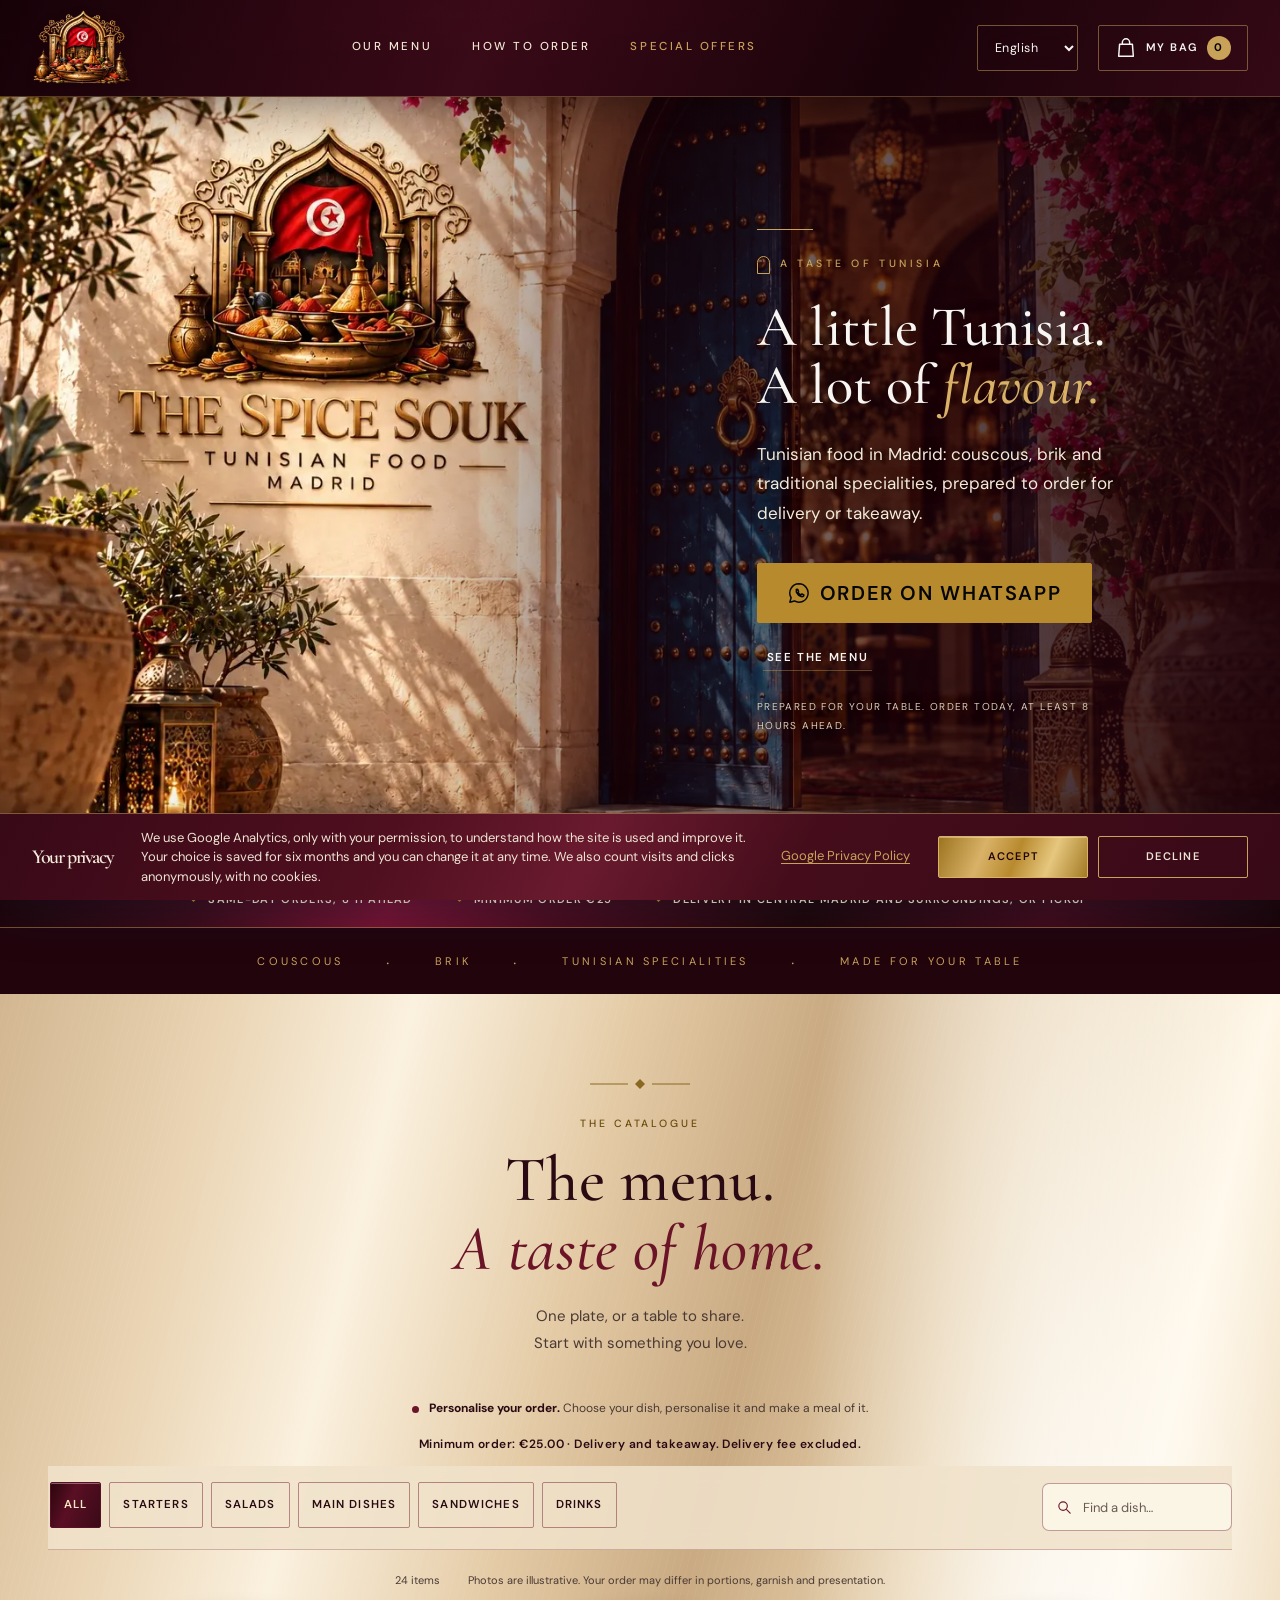
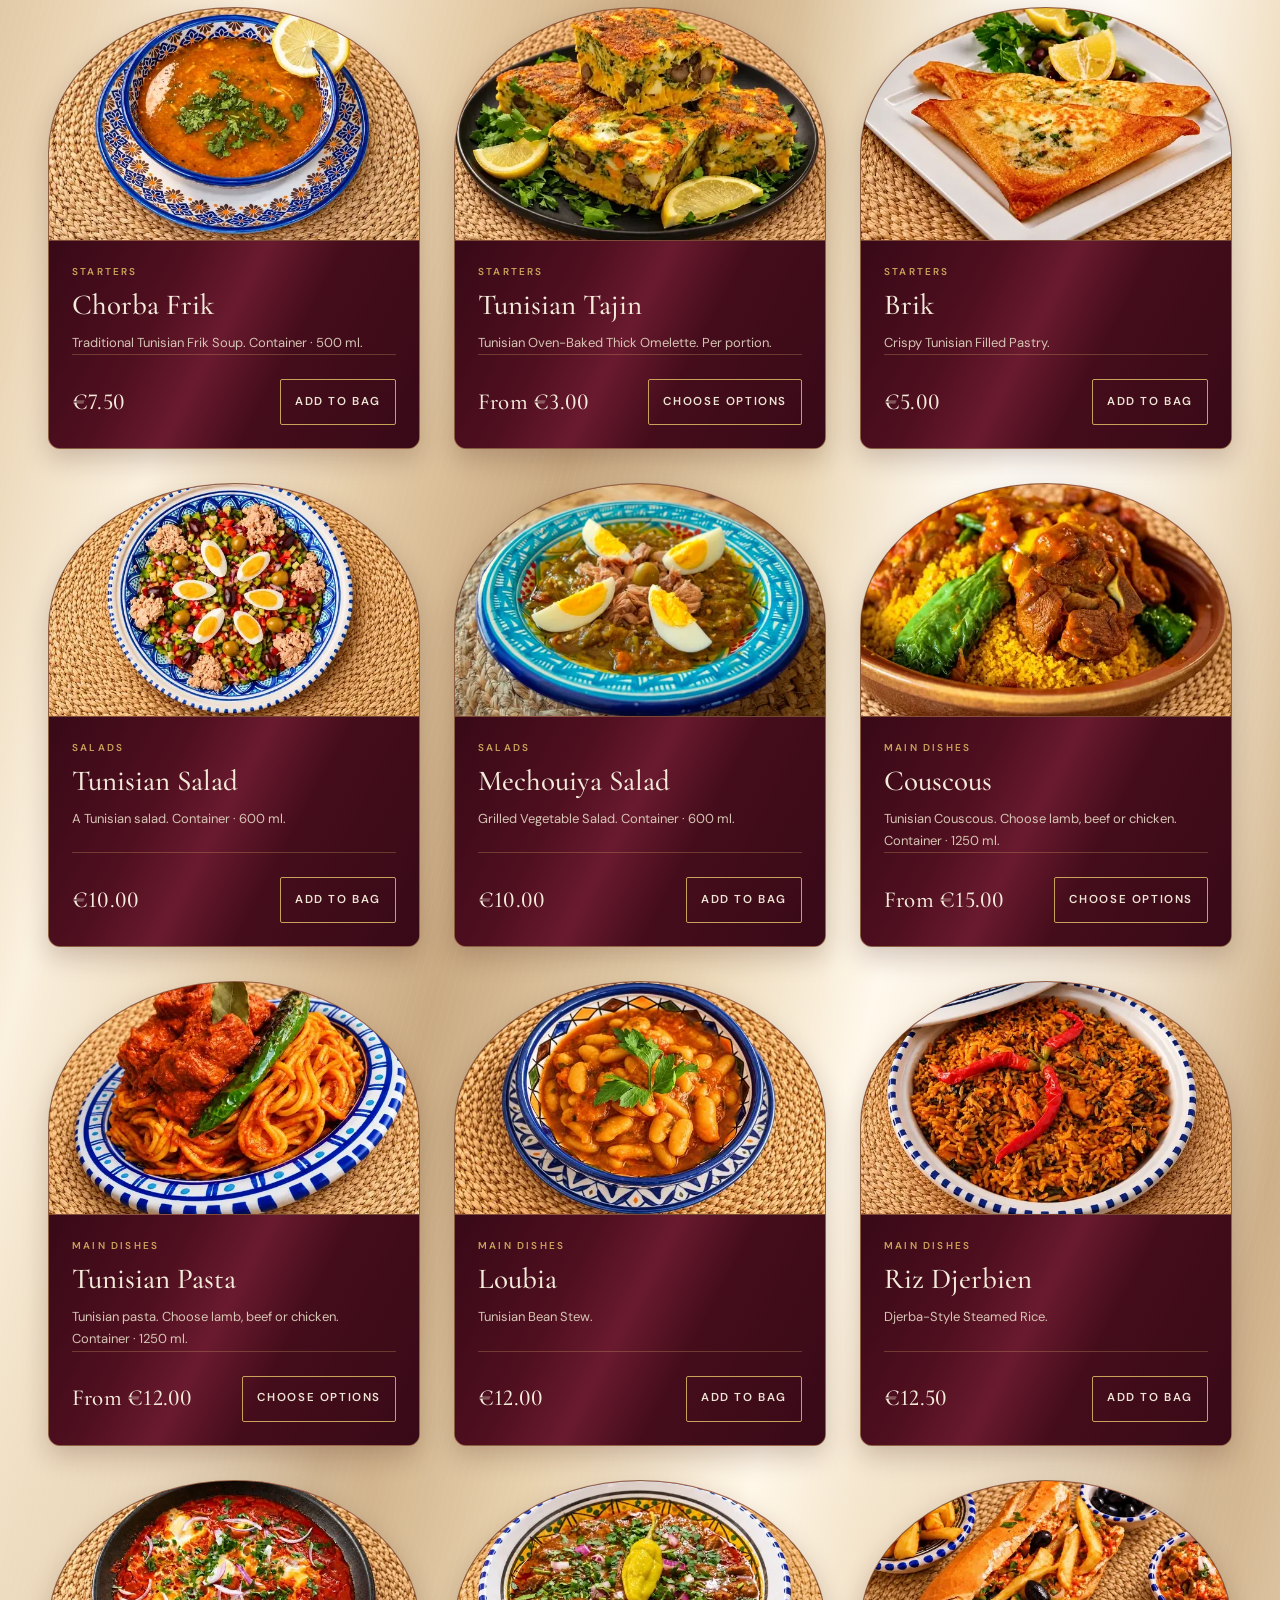
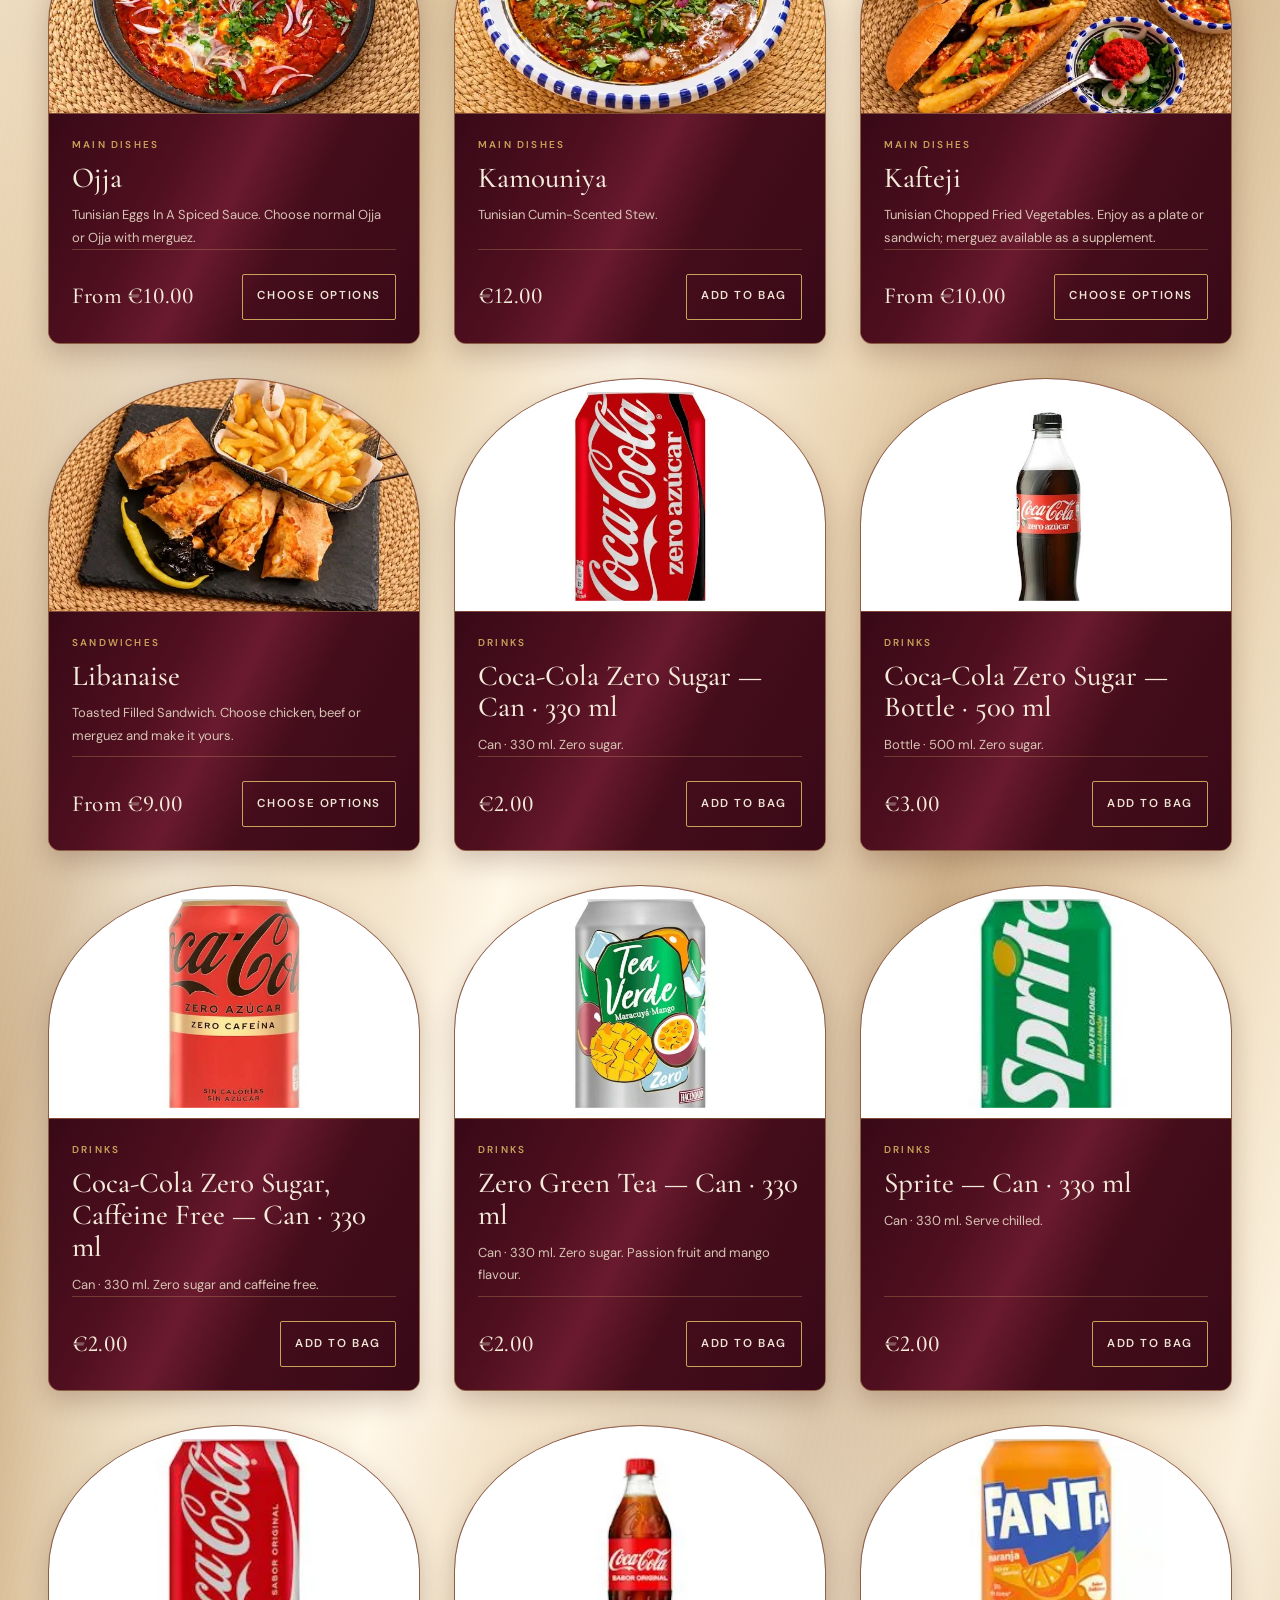
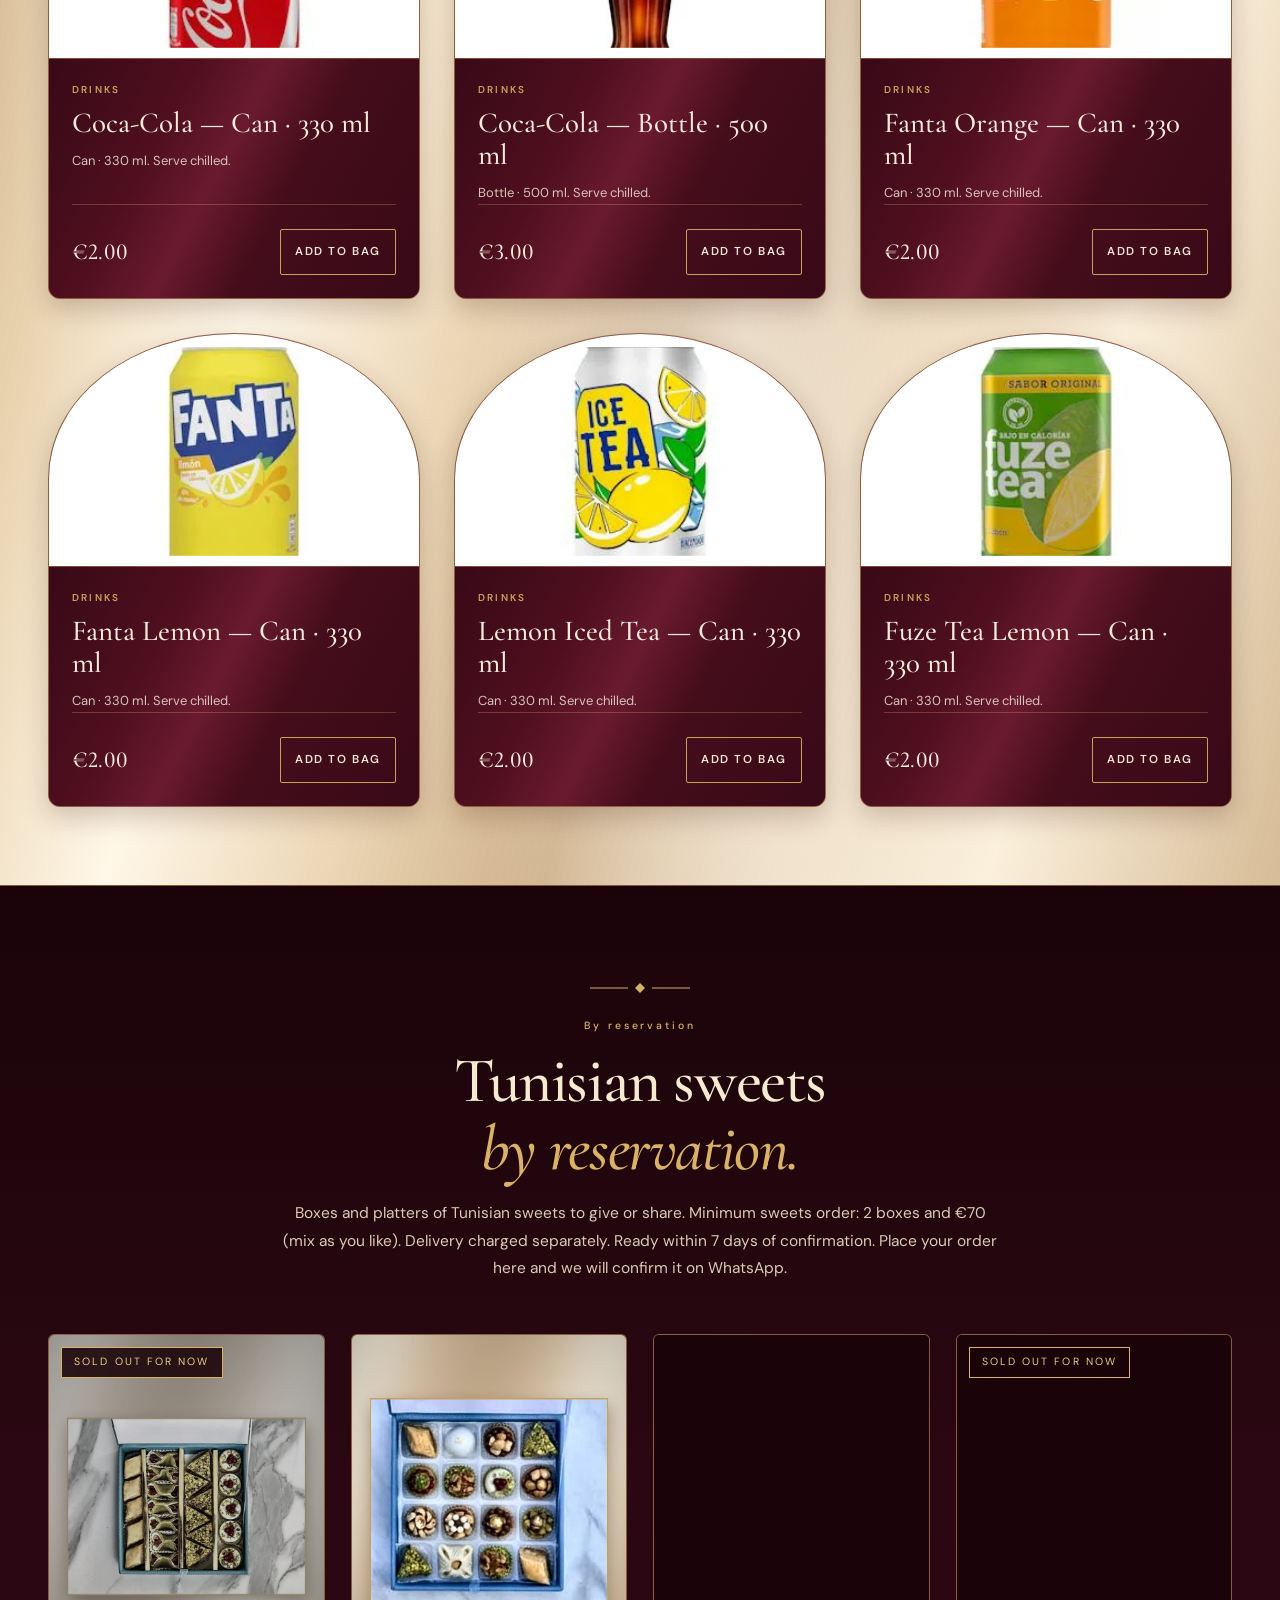
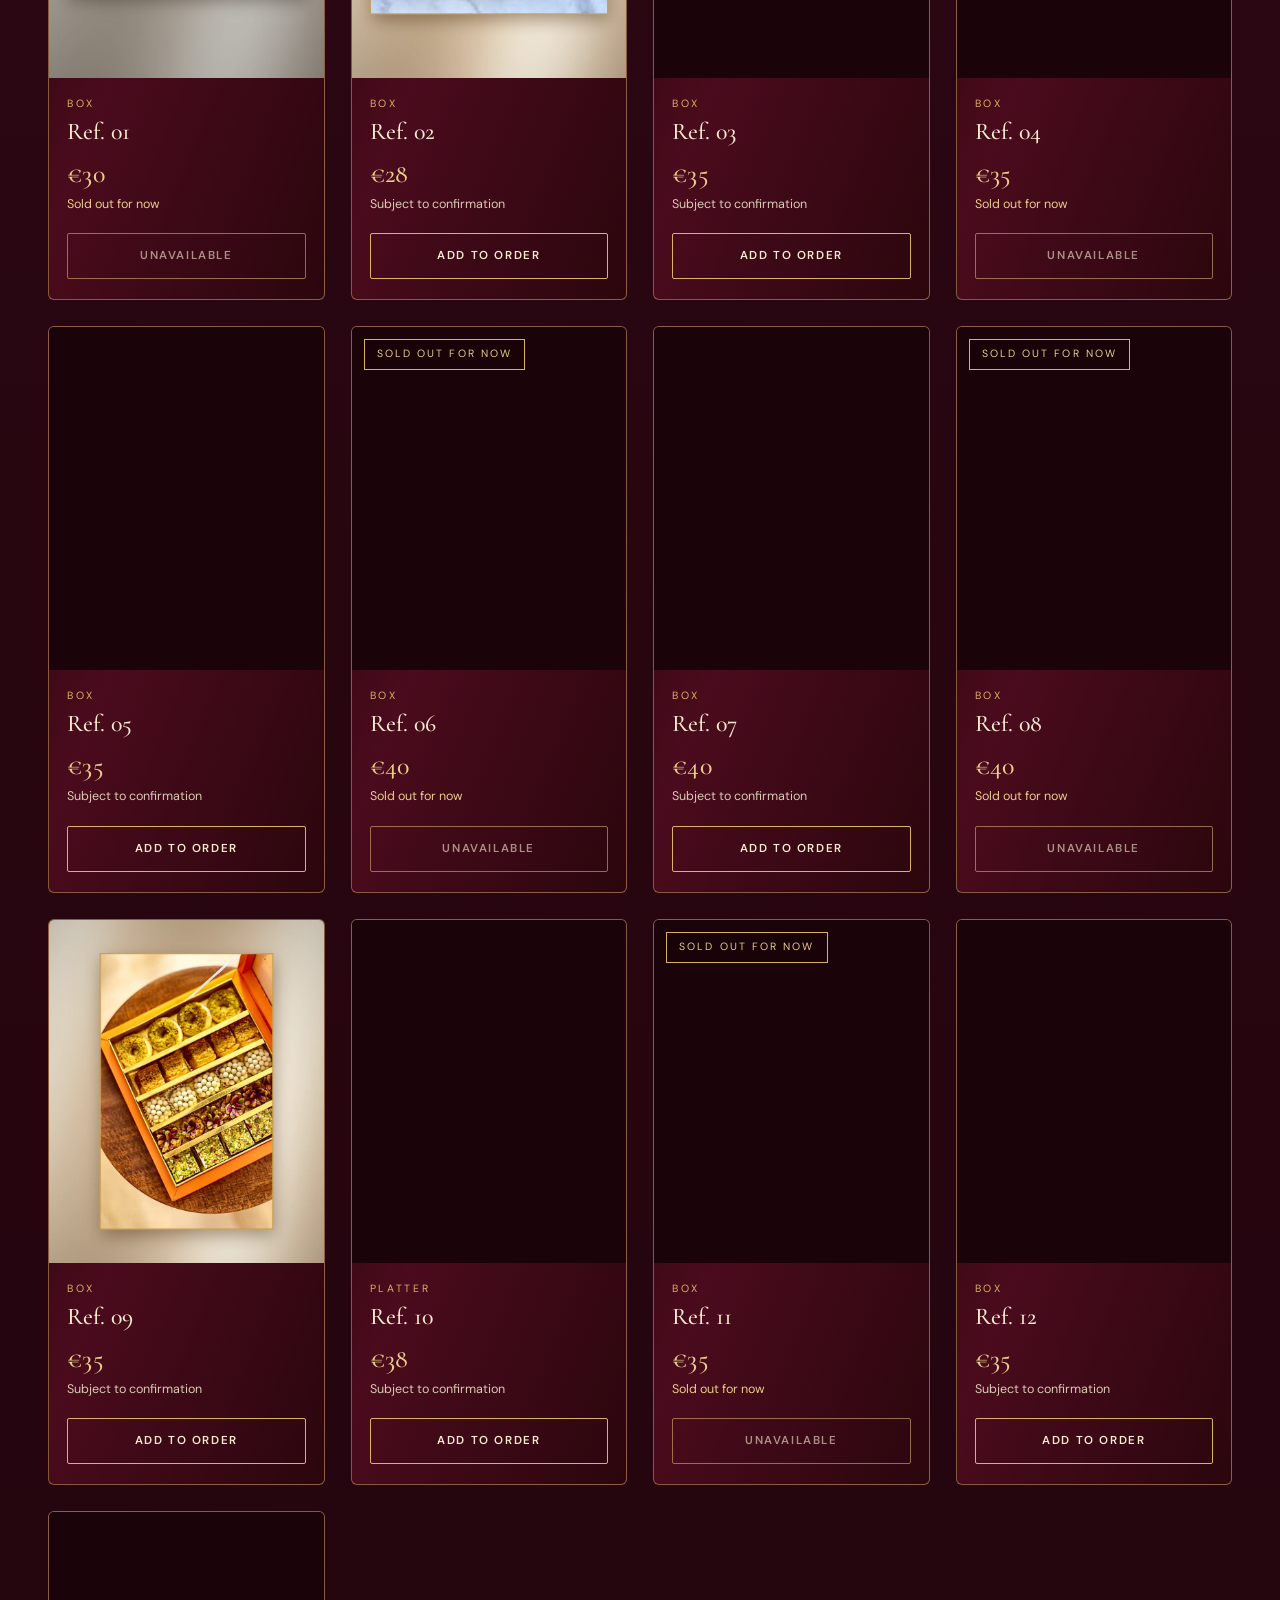
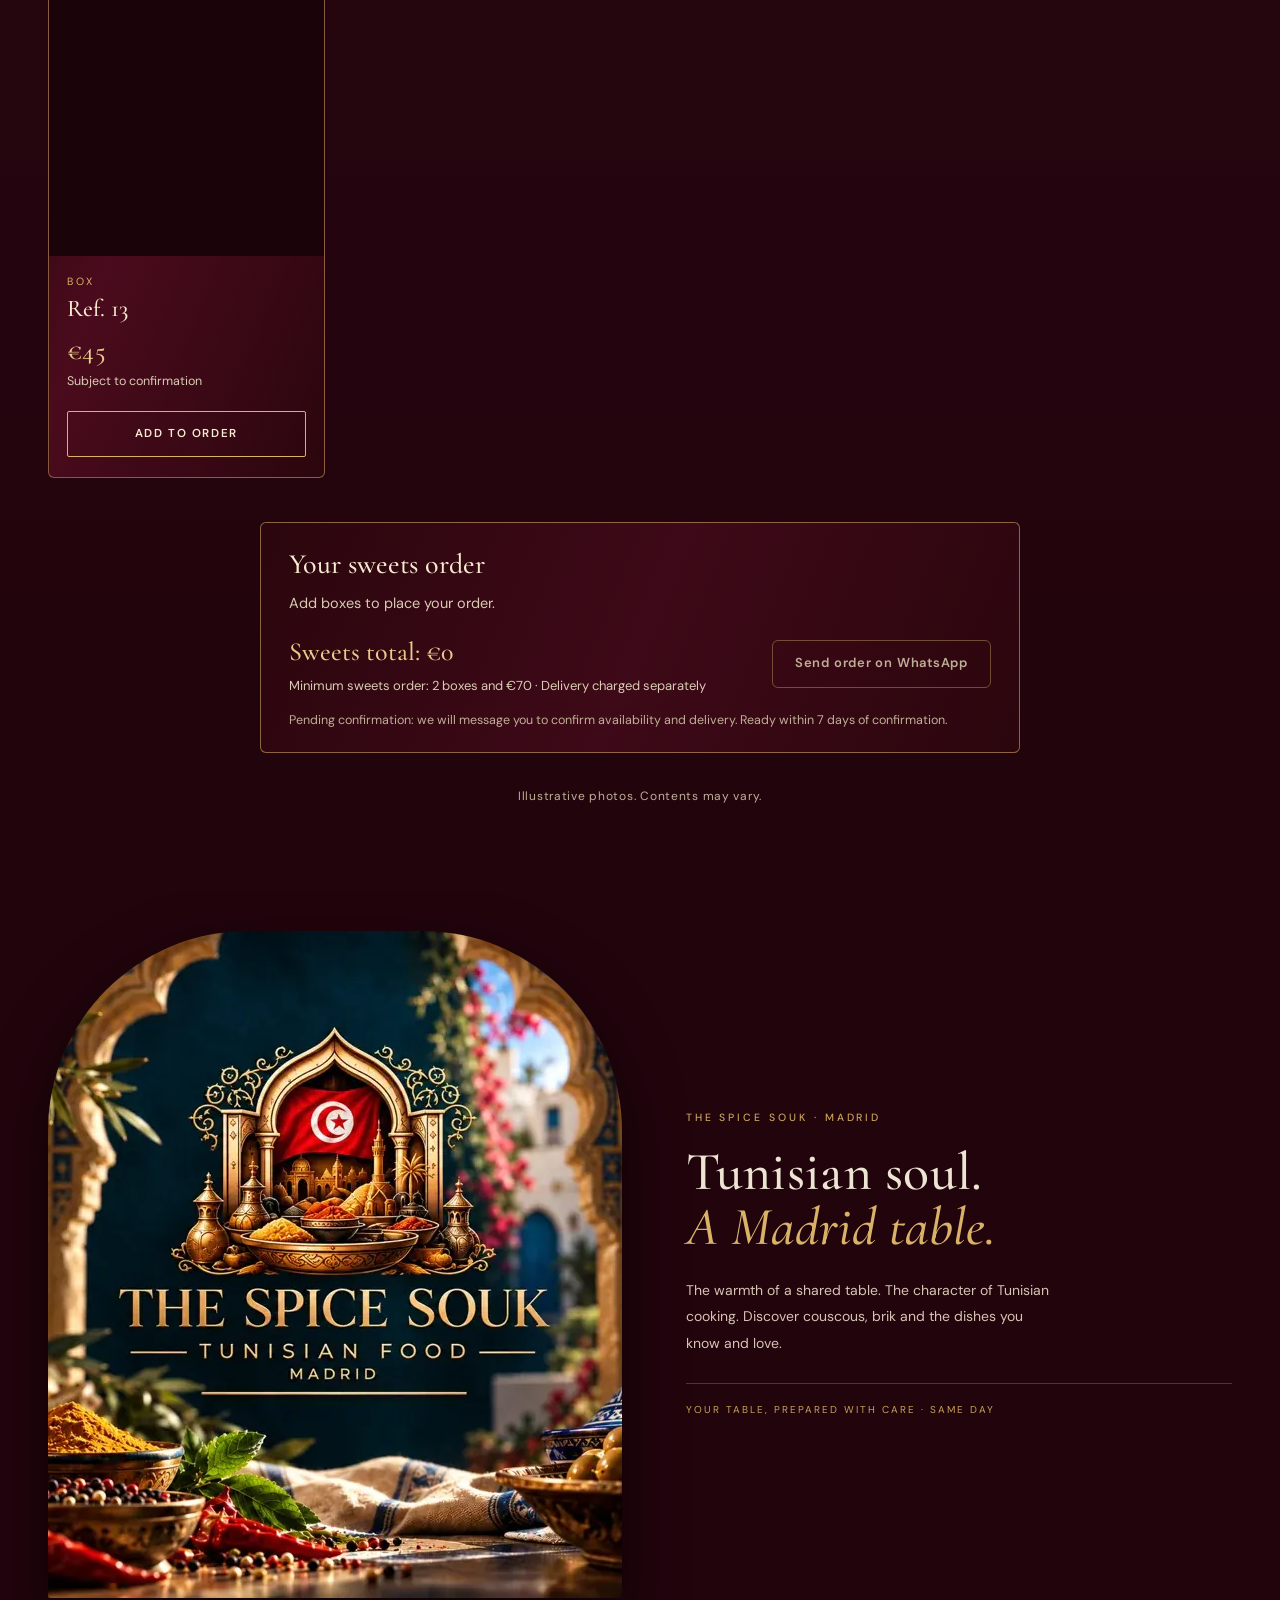
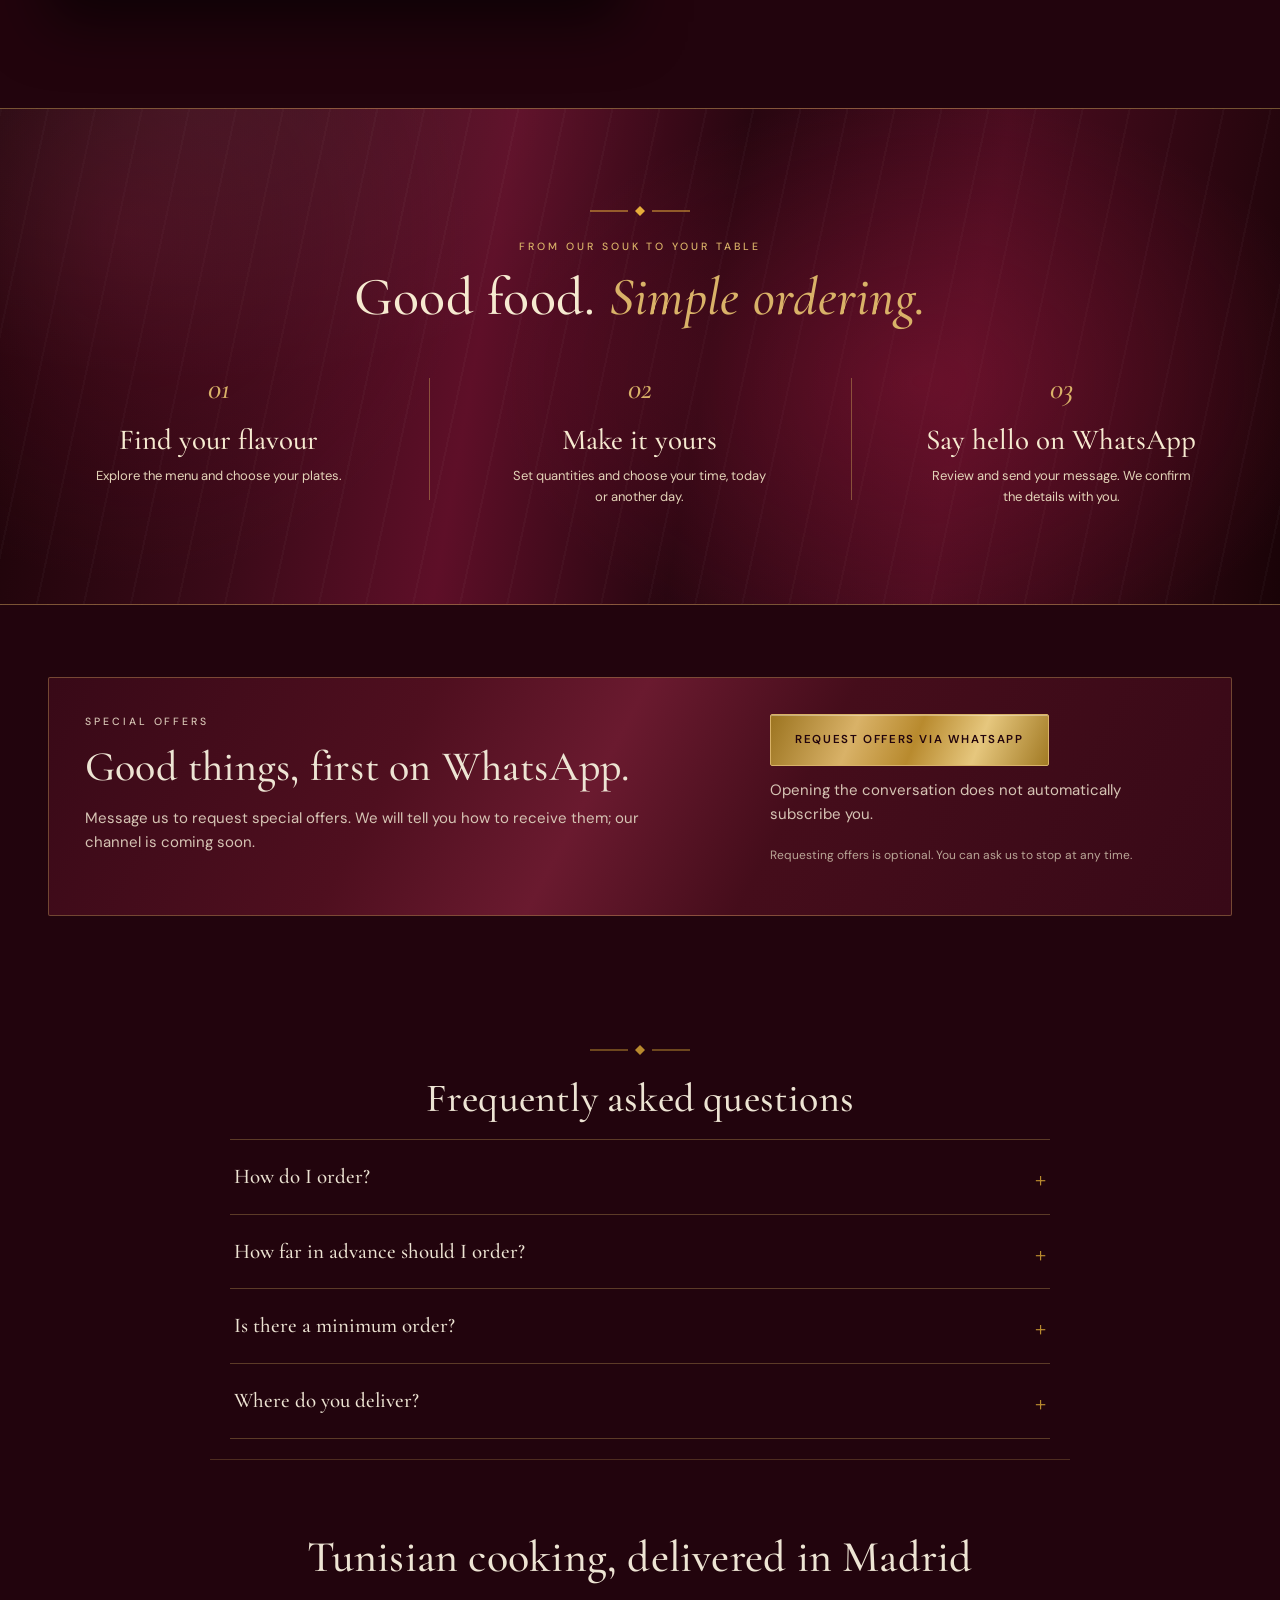
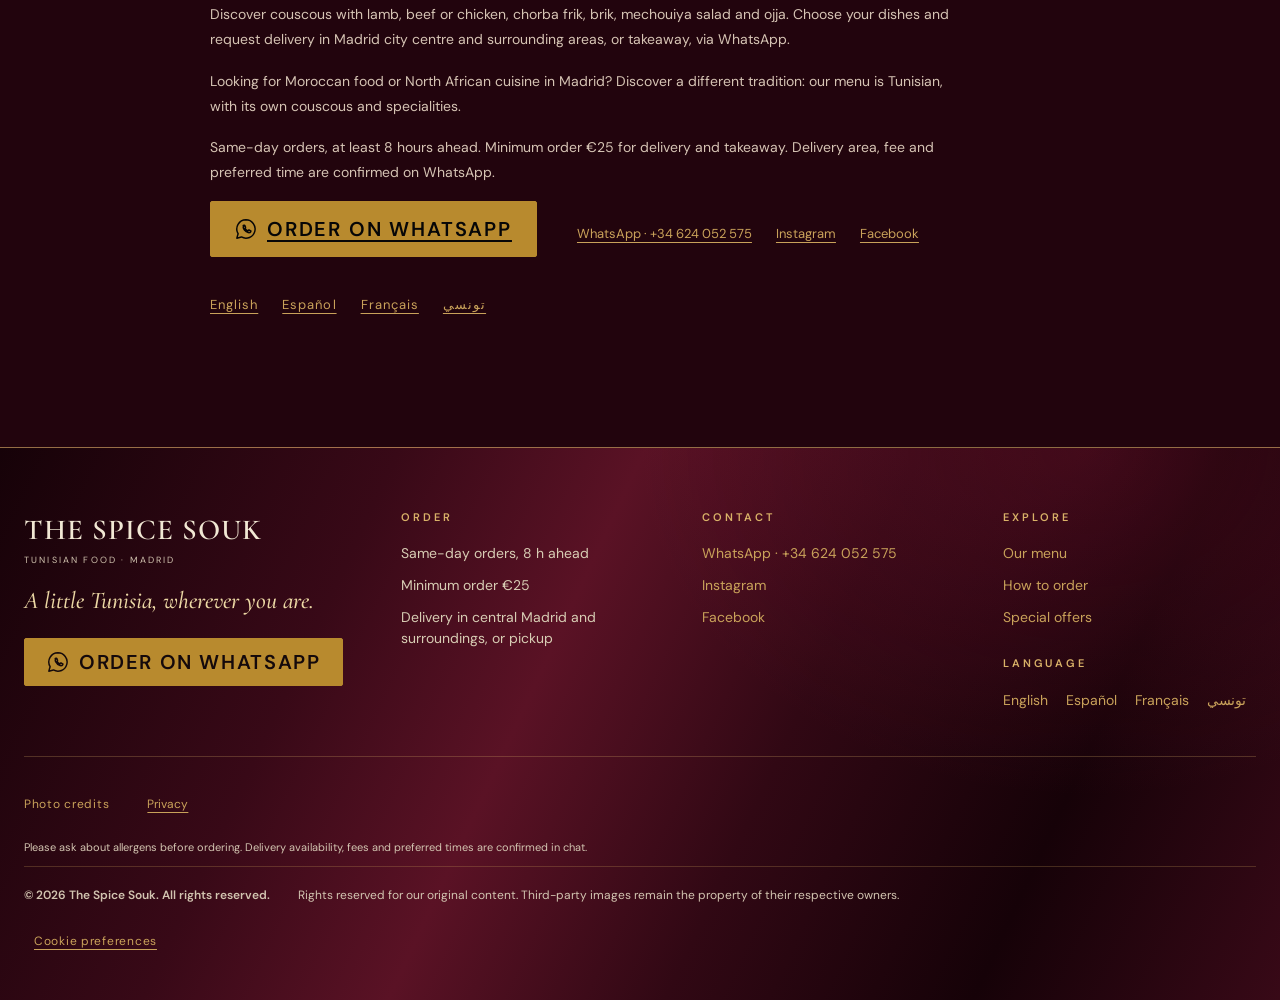
<file: index.html>
<!doctype html>
<html lang="en" dir="ltr">
<head><base href="/"><script type="module" src="analytics.mjs"></script><link rel="stylesheet" href="analytics.css"><meta name="google-site-verification" content="mG6DJ-9KS-ZO-1WUchXSlvk5TZuZ9e3arLNr8OEJn8c" />
  <meta charset="utf-8"><meta name="viewport" content="width=device-width,initial-scale=1">
  <title>Tunisian Food in Madrid | Couscous, Brik & Ojja Delivery | The Spice Souk</title>
  <meta name="description" content="Home-style Tunisian food in Madrid: couscous, brik, ojja and salads. Delivery in central Madrid and surroundings, or pickup. Order on WhatsApp for today, 8 h ahead; minimum order €25.">
  <meta name="theme-color" content="#112c39"><meta name="robots" content="index,follow">
  <link rel="canonical" href="https://spicesouk.es/en/"><link rel="alternate" hreflang="en" href="https://spicesouk.es/en/"><link rel="alternate" hreflang="fr" href="https://spicesouk.es/fr/"><link rel="alternate" hreflang="es" href="https://spicesouk.es/es/"><link rel="alternate" hreflang="ar-TN" href="https://spicesouk.es/tn/"><link rel="alternate" hreflang="x-default" href="https://spicesouk.es/en/">
  <meta property="og:title" content="Tunisian Food in Madrid | Couscous, Brik & Ojja Delivery | The Spice Souk"><meta property="og:description" content="Home-style Tunisian food in Madrid: couscous, brik, ojja and salads. Delivery in central Madrid and surroundings, or pickup. Order on WhatsApp for today, 8 h ahead; minimum order €25."><meta property="og:type" content="website"><meta property="og:url" content="https://spicesouk.es/en/"><meta property="og:image" content="https://spicesouk.es/assets/product-woven-couscous.webp"><meta name="twitter:card" content="summary_large_image">
  <link rel="icon" href="assets/favicon.svg" type="image/svg+xml"><link rel="stylesheet" href="style.css"><link rel="stylesheet" href="mejoras.css">
  <link rel="preload" as="font" href="assets/fonts/cormorant.woff2" type="font/woff2" crossorigin><link rel="preload" as="font" href="assets/fonts/dm-sans.woff2" type="font/woff2" crossorigin><link rel="preload" as="image" href="assets/welcome-hero.webp" media="(min-width:641px)"><link rel="preload" as="image" href="assets/welcome-hero-mobile.webp" fetchpriority="high" media="(max-width:640px)"><script type="module" src="app.mjs"></script><script type="module" src="sweets.mjs"></script>
<meta property="og:site_name" content="The Spice Souk"><meta property="og:locale" content="en_GB"><meta property="og:image:alt" content="Couscous"><meta name="twitter:title" content="Tunisian Food in Madrid | Couscous, Brik & Ojja Delivery | The Spice Souk"><meta name="twitter:description" content="Home-style Tunisian food in Madrid: couscous, brik, ojja and salads. Delivery in central Madrid and surroundings, or pickup. Order on WhatsApp for today, 8 h ahead; minimum order €25."><meta name="twitter:image" content="https://spicesouk.es/assets/product-woven-couscous.webp"><script type="application/ld+json">{"@context":"https://schema.org","@graph":[{"@type":["FoodEstablishment","Restaurant"],"@id":"https://spicesouk.es/#foodestablishment","name":"The Spice Souk","url":"https://spicesouk.es/en/","image":"https://spicesouk.es/assets/welcome-hero.webp","logo":"https://spicesouk.es/assets/header-emblem.webp","telephone":"+34624052575","servesCuisine":["Tunisian","Comida tunecina"],"priceRange":"€2–€20","address":{"@type":"PostalAddress","addressLocality":"Madrid","addressRegion":"Comunidad de Madrid","addressCountry":"ES"},"areaServed":{"@type":"City","name":"Madrid"},"hasMenu":{"@id":"https://spicesouk.es/en/#menu"},"sameAs":["https://www.instagram.com/thespicesoukmadrid/","https://www.facebook.com/TheSpiceSouk/"],"potentialAction":{"@type":"OrderAction","target":{"@type":"EntryPoint","urlTemplate":"https://wa.me/34624052575?text=Hello%2C%20I%20come%20from%20the%20website%20and%20I%27d%20like%20to%20place%20an%20order","actionPlatform":["http://schema.org/DesktopWebPlatform","http://schema.org/MobileWebPlatform"]},"deliveryMethod":["http://purl.org/goodrelations/v1#DeliveryModeOwnFleet","http://purl.org/goodrelations/v1#DeliveryModePickUp"]}},{"@type":"FAQPage","@id":"https://spicesouk.es/en/#faq","inLanguage":"en","mainEntity":[{"@type":"Question","name":"How do I order?","acceptedAnswer":{"@type":"Answer","text":"Pick your dishes from the menu and tap “Order on WhatsApp”. A message with your order opens; review it and send it. The order is confirmed once we reply."}},{"@type":"Question","name":"How far in advance should I order?","acceptedAnswer":{"@type":"Answer","text":"You can order for the same day, at least 8 hours ahead. Everything is prepared to order and confirmed on WhatsApp."}},{"@type":"Question","name":"Is there a minimum order?","acceptedAnswer":{"@type":"Answer","text":"Yes, €25 for delivery and pickup. The delivery fee is not included."}},{"@type":"Question","name":"Where do you deliver?","acceptedAnswer":{"@type":"Answer","text":"Central Madrid and surroundings, or you can pick up your order. Area, delivery fee and time are confirmed on WhatsApp."}}]},{"@type":"Organization","@id":"https://spicesouk.es/#organization","name":"The Spice Souk","url":"https://spicesouk.es","logo":"https://spicesouk.es/assets/header-emblem.webp","telephone":"+34624052575","sameAs":["https://www.instagram.com/thespicesoukmadrid/","https://www.facebook.com/TheSpiceSouk/"],"areaServed":{"@type":"City","name":"Madrid"},"description":"Tunisian food in Madrid: couscous, brik and traditional specialities, prepared to order for delivery or takeaway."},{"@type":"WebSite","@id":"https://spicesouk.es/#website","url":"https://spicesouk.es","name":"The Spice Souk","publisher":{"@id":"https://spicesouk.es/#organization"},"inLanguage":["en","es","fr","aeb"]},{"@type":"WebPage","@id":"https://spicesouk.es/en/","url":"https://spicesouk.es/en/","name":"Tunisian Food in Madrid | Couscous & Brik | The Spice Souk","description":"Home-style Tunisian food in Madrid: couscous, brik, ojja and salads. Delivery in central Madrid and surroundings, or pickup. Order on WhatsApp for today, 8 h ahead; minimum order €25.","inLanguage":"en","isPartOf":{"@id":"https://spicesouk.es/#website"},"mainEntity":{"@id":"https://spicesouk.es/en/#menu"}},{"@type":"Menu","@id":"https://spicesouk.es/en/#menu","name":"Our menu","url":"https://spicesouk.es/en/#menu","inLanguage":"en","hasMenuSection":[{"@type":"MenuSection","name":"Starters","hasMenuItem":[{"@type":"MenuItem","name":"Chorba Frik","description":"Traditional Tunisian Frik Soup. Container · 500 ml.","image":"https://spicesouk.es/assets/product-woven-chorba-frik.webp","offers":[{"@type":"Offer","name":"Chorba Frik","price":"7.50","priceCurrency":"EUR","availability":"https://schema.org/InStock"}]},{"@type":"MenuItem","name":"Tunisian Tajin","description":"Tunisian Oven-Baked Thick Omelette. Per portion.","image":"https://spicesouk.es/assets/product-woven-tajin.webp","offers":[{"@type":"Offer","name":"Chicken","price":"5.00","priceCurrency":"EUR","availability":"https://schema.org/InStock"},{"@type":"Offer","name":"Tuna","price":"3.00","priceCurrency":"EUR","availability":"https://schema.org/InStock"}]},{"@type":"MenuItem","name":"Brik","description":"Crispy Tunisian Filled Pastry.","image":"https://spicesouk.es/assets/product-woven-brik.webp","offers":[{"@type":"Offer","name":"Brik","price":"5.00","priceCurrency":"EUR","availability":"https://schema.org/InStock"}]}]},{"@type":"MenuSection","name":"Salads","hasMenuItem":[{"@type":"MenuItem","name":"Tunisian Salad","description":"A Tunisian salad. Container · 600 ml.","image":"https://spicesouk.es/assets/product-woven-salad.webp","offers":[{"@type":"Offer","name":"Tunisian Salad","price":"10.00","priceCurrency":"EUR","availability":"https://schema.org/InStock"}]},{"@type":"MenuItem","name":"Mechouiya Salad","description":"Grilled Vegetable Salad. Container · 600 ml.","image":"https://spicesouk.es/assets/product-woven-mechouiya.webp","offers":[{"@type":"Offer","name":"Mechouiya Salad","price":"10.00","priceCurrency":"EUR","availability":"https://schema.org/InStock"}]}]},{"@type":"MenuSection","name":"Main Dishes","hasMenuItem":[{"@type":"MenuItem","name":"Couscous","description":"Tunisian Couscous. Choose lamb, beef or chicken. Container · 1250 ml.","image":"https://spicesouk.es/assets/product-woven-couscous.webp","offers":[{"@type":"Offer","name":"Lamb","price":"20.00","priceCurrency":"EUR","availability":"https://schema.org/InStock"},{"@type":"Offer","name":"Beef","price":"18.00","priceCurrency":"EUR","availability":"https://schema.org/InStock"},{"@type":"Offer","name":"Chicken","price":"15.00","priceCurrency":"EUR","availability":"https://schema.org/InStock"}]},{"@type":"MenuItem","name":"Tunisian Pasta","description":"Tunisian pasta. Choose lamb, beef or chicken. Container · 1250 ml.","image":"https://spicesouk.es/assets/product-woven-pasta.webp","offers":[{"@type":"Offer","name":"Lamb","price":"15.00","priceCurrency":"EUR","availability":"https://schema.org/InStock"},{"@type":"Offer","name":"Beef","price":"13.00","priceCurrency":"EUR","availability":"https://schema.org/InStock"},{"@type":"Offer","name":"Chicken","price":"12.00","priceCurrency":"EUR","availability":"https://schema.org/InStock"}]},{"@type":"MenuItem","name":"Loubia","description":"Tunisian Bean Stew.","image":"https://spicesouk.es/assets/product-woven-loubia.webp","offers":[{"@type":"Offer","name":"Loubia","price":"12.00","priceCurrency":"EUR","availability":"https://schema.org/InStock"}]},{"@type":"MenuItem","name":"Riz Djerbien","description":"Djerba-Style Steamed Rice.","image":"https://spicesouk.es/assets/product-woven-riz-djerbien.webp","offers":[{"@type":"Offer","name":"Riz Djerbien","price":"12.50","priceCurrency":"EUR","availability":"https://schema.org/InStock"}]},{"@type":"MenuItem","name":"Ojja","description":"Tunisian Eggs In A Spiced Sauce. Choose normal Ojja or Ojja with merguez.","image":"https://spicesouk.es/assets/product-woven-ojja.webp","offers":[{"@type":"Offer","name":"Normal","price":"10.00","priceCurrency":"EUR","availability":"https://schema.org/InStock"},{"@type":"Offer","name":"With Merguez","price":"12.50","priceCurrency":"EUR","availability":"https://schema.org/InStock"}]},{"@type":"MenuItem","name":"Kamouniya","description":"Tunisian Cumin-Scented Stew.","image":"https://spicesouk.es/assets/product-woven-kamouniya.webp","offers":[{"@type":"Offer","name":"Kamouniya","price":"12.00","priceCurrency":"EUR","availability":"https://schema.org/InStock"}]},{"@type":"MenuItem","name":"Kafteji","description":"Tunisian Chopped Fried Vegetables. Enjoy as a plate or sandwich; merguez available as a supplement.","image":"https://spicesouk.es/assets/product-woven-kafteji-sandwich.webp","offers":[{"@type":"Offer","name":"Sandwich","price":"10.00","priceCurrency":"EUR","availability":"https://schema.org/InStock"},{"@type":"Offer","name":"Plate","price":"10.00","priceCurrency":"EUR","availability":"https://schema.org/InStock"}]}]},{"@type":"MenuSection","name":"Sandwiches","hasMenuItem":[{"@type":"MenuItem","name":"Libanaise","description":"Toasted Filled Sandwich. Choose chicken, beef or merguez and make it yours.","image":"https://spicesouk.es/assets/product-woven-libanaise.webp","offers":[{"@type":"Offer","name":"Chicken","price":"9.00","priceCurrency":"EUR","availability":"https://schema.org/InStock"},{"@type":"Offer","name":"Beef","price":"11.00","priceCurrency":"EUR","availability":"https://schema.org/InStock"},{"@type":"Offer","name":"Merguez","price":"11.00","priceCurrency":"EUR","availability":"https://schema.org/InStock"}]}]},{"@type":"MenuSection","name":"Drinks","hasMenuItem":[{"@type":"MenuItem","name":"Coca-Cola Zero Sugar — Can · 330 ml","description":"Can · 330 ml. Zero sugar.","image":"https://spicesouk.es/assets/coca-cola-zero-can.webp","offers":[{"@type":"Offer","name":"Coca-Cola Zero Sugar — Can · 330 ml","price":"2.00","priceCurrency":"EUR","availability":"https://schema.org/InStock"}]},{"@type":"MenuItem","name":"Coca-Cola Zero Sugar — Bottle · 500 ml","description":"Bottle · 500 ml. Zero sugar.","image":"https://spicesouk.es/assets/coca-cola-zero-500.webp","offers":[{"@type":"Offer","name":"Coca-Cola Zero Sugar — Bottle · 500 ml","price":"3.00","priceCurrency":"EUR","availability":"https://schema.org/InStock"}]},{"@type":"MenuItem","name":"Coca-Cola Zero Sugar, Caffeine Free — Can · 330 ml","description":"Can · 330 ml. Zero sugar and caffeine free.","image":"https://spicesouk.es/assets/coca-cola-zero-caffeine-free-can.webp","offers":[{"@type":"Offer","name":"Coca-Cola Zero Sugar, Caffeine Free — Can · 330 ml","price":"2.00","priceCurrency":"EUR","availability":"https://schema.org/InStock"}]},{"@type":"MenuItem","name":"Zero Green Tea — Can · 330 ml","description":"Can · 330 ml. Zero sugar. Passion fruit and mango flavour.","image":"https://spicesouk.es/assets/iced-tea-green-zero-can.webp","offers":[{"@type":"Offer","name":"Zero Green Tea — Can · 330 ml","price":"2.00","priceCurrency":"EUR","availability":"https://schema.org/InStock"}]},{"@type":"MenuItem","name":"Sprite — Can · 330 ml","description":"Can · 330 ml. Serve chilled.","image":"https://spicesouk.es/assets/sprite-can.webp","offers":[{"@type":"Offer","name":"Sprite — Can · 330 ml","price":"2.00","priceCurrency":"EUR","availability":"https://schema.org/InStock"}]},{"@type":"MenuItem","name":"Coca-Cola — Can · 330 ml","description":"Can · 330 ml. Serve chilled.","image":"https://spicesouk.es/assets/coca-cola-can.webp","offers":[{"@type":"Offer","name":"Coca-Cola — Can · 330 ml","price":"2.00","priceCurrency":"EUR","availability":"https://schema.org/InStock"}]},{"@type":"MenuItem","name":"Coca-Cola — Bottle · 500 ml","description":"Bottle · 500 ml. Serve chilled.","image":"https://spicesouk.es/assets/coca-cola-500.webp","offers":[{"@type":"Offer","name":"Coca-Cola — Bottle · 500 ml","price":"3.00","priceCurrency":"EUR","availability":"https://schema.org/InStock"}]},{"@type":"MenuItem","name":"Fanta Orange — Can · 330 ml","description":"Can · 330 ml. Serve chilled.","image":"https://spicesouk.es/assets/fanta-orange-can.webp","offers":[{"@type":"Offer","name":"Fanta Orange — Can · 330 ml","price":"2.00","priceCurrency":"EUR","availability":"https://schema.org/InStock"}]},{"@type":"MenuItem","name":"Fanta Lemon — Can · 330 ml","description":"Can · 330 ml. Serve chilled.","image":"https://spicesouk.es/assets/fanta-lemon-can.webp","offers":[{"@type":"Offer","name":"Fanta Lemon — Can · 330 ml","price":"2.00","priceCurrency":"EUR","availability":"https://schema.org/InStock"}]},{"@type":"MenuItem","name":"Lemon Iced Tea — Can · 330 ml","description":"Can · 330 ml. Serve chilled.","image":"https://spicesouk.es/assets/iced-tea-lemon-can.webp","offers":[{"@type":"Offer","name":"Lemon Iced Tea — Can · 330 ml","price":"2.00","priceCurrency":"EUR","availability":"https://schema.org/InStock"}]},{"@type":"MenuItem","name":"Fuze Tea Lemon — Can · 330 ml","description":"Can · 330 ml. Serve chilled.","image":"https://spicesouk.es/assets/fuze-tea-can.webp","offers":[{"@type":"Offer","name":"Fuze Tea Lemon — Can · 330 ml","price":"2.00","priceCurrency":"EUR","availability":"https://schema.org/InStock"}]}]}]}]}</script></head>
<body>
  <a class="skip" href="/en/#menu">Skip to menu</a>
  <div class="announcement">Tunisian roots. Madrid soul. · Same-day orders, 8 hours ahead</div>
  <div class="header-shell"><header class="site-header wrap">
    <a href="/en/#" class="wordmark"><img class="header-emblem" src="assets/header-emblem.webp" srcset="assets/header-emblem-mobile.webp 160w, assets/header-emblem.webp 384w" sizes="(max-width:640px) 64px, 120px" alt="The Spice Souk" width="384" height="298" fetchpriority="high"></a>
    <nav aria-label="Main navigation"><a href="/en/#menu">Our menu</a><a class="how-link" href="/en/#how">How to order</a><a class="offers-nav-link" href="/en/#offers">SPECIAL OFFERS</a></nav>
    <button class="bag-button" data-open-cart aria-label="My bag 0 — open bag, 0 items"><svg viewBox="0 0 24 24" aria-hidden="true"><path d="M5 8h14l1 13H4L5 8Zm3 0V6a4 4 0 0 1 8 0v2"/></svg><span>My bag </span><span class="count" data-count>0</span></button>
  </header></div>
  <main>
    <div class="hero-band welcome-hero"><section class="hero wrap" aria-labelledby="hero-title">
      <div class="hero-copy"><p class="eyebrow"><span class="tiny-arch" aria-hidden="true"></span> A TASTE OF TUNISIA</p><h1 id="hero-title">A little Tunisia.<br>A lot of <em>flavour.</em></h1><p class="hero-description">Tunisian food in Madrid: couscous, brik and traditional specialities, prepared to order for delivery or takeaway.</p><div class="hero-actions"><a class="primary wa-cta " href="https://wa.me/34624052575?text=Hello%2C%20I%20come%20from%20the%20website%20and%20I%27d%20like%20to%20place%20an%20order" target="_blank" rel="noopener noreferrer"><svg viewBox="0 0 24 24" aria-hidden="true" width="20" height="20" fill="currentColor"><path d="M12 2a10 10 0 0 0-8.6 15.1L2 22l5-1.3A10 10 0 1 0 12 2Zm-3 6.2c.2-.3.5-.3.7-.3h.5c.2 0 .4 0 .5.4l.8 1.900c0 .2 0 .3-.1.500l-.5.600c.7 1.300 1.700 2.200 3.100 2.800l.7-.9c.2-.2.300-.2.600-.1l1.800.9c.2.100.3.100.3.300 0 .600-.4 1.200-1 1.500-.5.300-1.200.3-2 .1-2.500-.8-4.200-2.700-5-4.300-.4-.8-.6-1.600-.1-2.300Z"/></svg><span>Order on WhatsApp</span></a><a class="ghost-link" href="/en/#menu">See the menu</a></div><p class="hero-footnote">Prepared for your table. Order today, at least 8 hours ahead.</p></div>
    </section></div>
    <ul class="order-facts" aria-label="Order terms"><li>Same-day orders, 8 h ahead</li><li>Minimum order €25</li><li>Delivery in central Madrid and surroundings, or pickup</li></ul>
    <div class="flavour-strip" aria-hidden="true"><span>COUSCOUS</span><i>·</i><span>BRIK</span><i>·</i><span>TUNISIAN SPECIALITIES</span><i>·</i><span>MADE FOR YOUR TABLE</span></div>
    <section class="catalogue wrap" id="menu" aria-labelledby="menu-title">
      <div class="section-heading"><div><p class="eyebrow">THE CATALOGUE</p><h2 id="menu-title">The menu.<br><em>A taste of home.</em></h2></div><p>One plate, or a table to share.<br>Start with something you love.</p></div>
      <div id="launch-notice" class="launch-notice"><span class="status-dot" aria-hidden="true"></span><p><strong>Personalise your order.</strong> Choose your dish, personalise it and make a meal of it.</p></div>
      <div class="menu-tools"><div class="categories" id="categories" role="group" aria-label="Filter by category"></div><label class="search"><svg viewBox="0 0 24 24" aria-hidden="true"><circle cx="10" cy="10" r="6"/><path d="m15 15 5 5"/></svg><span class="sr-only">Search dishes</span><input id="search" type="search" placeholder="Find a dish…" maxlength="80"></label></div>
      <p class="menu-caption"><span id="result-count"></span><span>Photos are illustrative. Your order may differ in portions, garnish and presentation.</span></p>
      <div class="menu-view-switch" role="group" aria-label="Menu view"><button type="button" data-menu-view="grid" aria-pressed="true" aria-controls="food-grid">Grid</button><button type="button" data-menu-view="list" aria-pressed="false" aria-controls="food-grid">List</button></div>
      <div class="products-browser">
        <nav class="product-navigation" aria-label="Navigate products"><button type="button" data-products-jump="start" aria-label="Go to the start of the menu" title="Go to the start of the menu" aria-controls="food-grid">First products</button><button type="button" data-products-jump="end" aria-label="Go to the end of the menu" title="Go to the end of the menu" aria-controls="food-grid">Last products</button></nav>
        <div class="food-grid" id="food-grid" data-view="grid"><article class="food-card"><div class="card-photo supplied-photo"><img src="assets/product-woven-chorba-frik-card.webp" alt="Chorba Frik" width="700" height="480" loading="lazy"></div><div class="card-content"><p class="card-category">Starters</p><h3>Chorba Frik</h3><p>Traditional Tunisian Frik Soup. Container · 500 ml.</p><div class="card-bottom"><span class="card-price">€7.50</span><button type="button" class="add-button" disabled>Add to bag</button></div></div></article><article class="food-card"><div class="card-photo supplied-photo"><img src="assets/product-woven-tajin-card.webp" alt="Tunisian Tajin" width="700" height="480" loading="lazy"></div><div class="card-content"><p class="card-category">Starters</p><h3>Tunisian Tajin</h3><p>Tunisian Oven-Baked Thick Omelette. Per portion.</p><div class="card-bottom"><span class="card-price">From €3.00</span><button type="button" class="add-button" disabled>Choose options</button></div></div></article><article class="food-card"><div class="card-photo supplied-photo"><img src="assets/product-woven-brik-card.webp" alt="Brik" width="700" height="480" loading="lazy"></div><div class="card-content"><p class="card-category">Starters</p><h3>Brik</h3><p>Crispy Tunisian Filled Pastry.</p><div class="card-bottom"><span class="card-price">€5.00</span><button type="button" class="add-button" disabled>Add to bag</button></div></div></article><article class="food-card"><div class="card-photo supplied-photo"><img src="assets/product-woven-salad-card.webp" alt="Tunisian Salad" width="700" height="480" loading="lazy"></div><div class="card-content"><p class="card-category">Salads</p><h3>Tunisian Salad</h3><p>A Tunisian salad. Container · 600 ml.</p><div class="card-bottom"><span class="card-price">€10.00</span><button type="button" class="add-button" disabled>Add to bag</button></div></div></article><article class="food-card"><div class="card-photo supplied-photo"><img src="assets/product-woven-mechouiya-card.webp" alt="Mechouiya Salad" width="700" height="480" loading="lazy"></div><div class="card-content"><p class="card-category">Salads</p><h3>Mechouiya Salad</h3><p>Grilled Vegetable Salad. Container · 600 ml.</p><div class="card-bottom"><span class="card-price">€10.00</span><button type="button" class="add-button" disabled>Add to bag</button></div></div></article><article class="food-card"><div class="card-photo supplied-photo"><img src="assets/product-woven-couscous-card.webp" alt="Couscous" width="700" height="480" loading="lazy"></div><div class="card-content"><p class="card-category">Main Dishes</p><h3>Couscous</h3><p>Tunisian Couscous. Choose lamb, beef or chicken. Container · 1250 ml.</p><div class="card-bottom"><span class="card-price">From €15.00</span><button type="button" class="add-button" disabled>Choose options</button></div></div></article><article class="food-card"><div class="card-photo supplied-photo"><img src="assets/product-woven-pasta-card.webp" alt="Tunisian Pasta" width="700" height="480" loading="lazy"></div><div class="card-content"><p class="card-category">Main Dishes</p><h3>Tunisian Pasta</h3><p>Tunisian pasta. Choose lamb, beef or chicken. Container · 1250 ml.</p><div class="card-bottom"><span class="card-price">From €12.00</span><button type="button" class="add-button" disabled>Choose options</button></div></div></article><article class="food-card"><div class="card-photo supplied-photo"><img src="assets/product-woven-loubia-card.webp" alt="Loubia" width="700" height="480" loading="lazy"></div><div class="card-content"><p class="card-category">Main Dishes</p><h3>Loubia</h3><p>Tunisian Bean Stew.</p><div class="card-bottom"><span class="card-price">€12.00</span><button type="button" class="add-button" disabled>Add to bag</button></div></div></article><article class="food-card"><div class="card-photo supplied-photo"><img src="assets/product-woven-riz-djerbien-card.webp" alt="Riz Djerbien" width="700" height="480" loading="lazy"></div><div class="card-content"><p class="card-category">Main Dishes</p><h3>Riz Djerbien</h3><p>Djerba-Style Steamed Rice.</p><div class="card-bottom"><span class="card-price">€12.50</span><button type="button" class="add-button" disabled>Add to bag</button></div></div></article><article class="food-card"><div class="card-photo supplied-photo"><img src="assets/product-woven-ojja-card.webp" alt="Ojja" width="700" height="480" loading="lazy"></div><div class="card-content"><p class="card-category">Main Dishes</p><h3>Ojja</h3><p>Tunisian Eggs In A Spiced Sauce. Choose normal Ojja or Ojja with merguez.</p><div class="card-bottom"><span class="card-price">From €10.00</span><button type="button" class="add-button" disabled>Choose options</button></div></div></article><article class="food-card"><div class="card-photo supplied-photo"><img src="assets/product-woven-kamouniya-card.webp" alt="Kamouniya" width="700" height="480" loading="lazy"></div><div class="card-content"><p class="card-category">Main Dishes</p><h3>Kamouniya</h3><p>Tunisian Cumin-Scented Stew.</p><div class="card-bottom"><span class="card-price">€12.00</span><button type="button" class="add-button" disabled>Add to bag</button></div></div></article><article class="food-card"><div class="card-photo supplied-photo"><img src="assets/product-woven-kafteji-sandwich-card.webp" alt="Kafteji" width="700" height="480" loading="lazy"></div><div class="card-content"><p class="card-category">Main Dishes</p><h3>Kafteji</h3><p>Tunisian Chopped Fried Vegetables. Enjoy as a plate or sandwich; merguez available as a supplement.</p><div class="card-bottom"><span class="card-price">From €10.00</span><button type="button" class="add-button" disabled>Choose options</button></div></div></article><article class="food-card"><div class="card-photo supplied-photo"><img src="assets/product-woven-libanaise-card.webp" alt="Libanaise" width="700" height="480" loading="lazy"></div><div class="card-content"><p class="card-category">Sandwiches</p><h3>Libanaise</h3><p>Toasted Filled Sandwich. Choose chicken, beef or merguez and make it yours.</p><div class="card-bottom"><span class="card-price">From €9.00</span><button type="button" class="add-button" disabled>Choose options</button></div></div></article><article class="food-card"><div class="card-photo packshot"><img src="assets/coca-cola-zero-can-card.webp" alt="Coca-Cola Zero Sugar — Can · 330 ml" width="700" height="480" loading="lazy"></div><div class="card-content"><p class="card-category">Drinks</p><h3>Coca-Cola Zero Sugar — Can · 330 ml</h3><p>Can · 330 ml. Zero sugar.</p><div class="card-bottom"><span class="card-price">€2.00</span><button type="button" class="add-button" disabled>Add to bag</button></div></div></article><article class="food-card"><div class="card-photo packshot"><img src="assets/coca-cola-zero-500-card.webp" alt="Coca-Cola Zero Sugar — Bottle · 500 ml" width="700" height="480" loading="lazy"></div><div class="card-content"><p class="card-category">Drinks</p><h3>Coca-Cola Zero Sugar — Bottle · 500 ml</h3><p>Bottle · 500 ml. Zero sugar.</p><div class="card-bottom"><span class="card-price">€3.00</span><button type="button" class="add-button" disabled>Add to bag</button></div></div></article><article class="food-card"><div class="card-photo packshot"><img src="assets/coca-cola-zero-caffeine-free-can-card.webp" alt="Coca-Cola Zero Sugar, Caffeine Free — Can · 330 ml" width="700" height="480" loading="lazy"></div><div class="card-content"><p class="card-category">Drinks</p><h3>Coca-Cola Zero Sugar, Caffeine Free — Can · 330 ml</h3><p>Can · 330 ml. Zero sugar and caffeine free.</p><div class="card-bottom"><span class="card-price">€2.00</span><button type="button" class="add-button" disabled>Add to bag</button></div></div></article><article class="food-card"><div class="card-photo packshot"><img src="assets/iced-tea-green-zero-can-card.webp" alt="Zero Green Tea — Can · 330 ml" width="700" height="480" loading="lazy"></div><div class="card-content"><p class="card-category">Drinks</p><h3>Zero Green Tea — Can · 330 ml</h3><p>Can · 330 ml. Zero sugar. Passion fruit and mango flavour.</p><div class="card-bottom"><span class="card-price">€2.00</span><button type="button" class="add-button" disabled>Add to bag</button></div></div></article><article class="food-card"><div class="card-photo packshot"><img src="assets/sprite-can-card.webp" alt="Sprite — Can · 330 ml" width="700" height="480" loading="lazy"></div><div class="card-content"><p class="card-category">Drinks</p><h3>Sprite — Can · 330 ml</h3><p>Can · 330 ml. Serve chilled.</p><div class="card-bottom"><span class="card-price">€2.00</span><button type="button" class="add-button" disabled>Add to bag</button></div></div></article><article class="food-card"><div class="card-photo packshot"><img src="assets/coca-cola-can-card.webp" alt="Coca-Cola — Can · 330 ml" width="700" height="480" loading="lazy"></div><div class="card-content"><p class="card-category">Drinks</p><h3>Coca-Cola — Can · 330 ml</h3><p>Can · 330 ml. Serve chilled.</p><div class="card-bottom"><span class="card-price">€2.00</span><button type="button" class="add-button" disabled>Add to bag</button></div></div></article><article class="food-card"><div class="card-photo packshot"><img src="assets/coca-cola-500-card.webp" alt="Coca-Cola — Bottle · 500 ml" width="700" height="480" loading="lazy"></div><div class="card-content"><p class="card-category">Drinks</p><h3>Coca-Cola — Bottle · 500 ml</h3><p>Bottle · 500 ml. Serve chilled.</p><div class="card-bottom"><span class="card-price">€3.00</span><button type="button" class="add-button" disabled>Add to bag</button></div></div></article><article class="food-card"><div class="card-photo packshot"><img src="assets/fanta-orange-can-card.webp" alt="Fanta Orange — Can · 330 ml" width="700" height="480" loading="lazy"></div><div class="card-content"><p class="card-category">Drinks</p><h3>Fanta Orange — Can · 330 ml</h3><p>Can · 330 ml. Serve chilled.</p><div class="card-bottom"><span class="card-price">€2.00</span><button type="button" class="add-button" disabled>Add to bag</button></div></div></article><article class="food-card"><div class="card-photo packshot"><img src="assets/fanta-lemon-can-card.webp" alt="Fanta Lemon — Can · 330 ml" width="700" height="480" loading="lazy"></div><div class="card-content"><p class="card-category">Drinks</p><h3>Fanta Lemon — Can · 330 ml</h3><p>Can · 330 ml. Serve chilled.</p><div class="card-bottom"><span class="card-price">€2.00</span><button type="button" class="add-button" disabled>Add to bag</button></div></div></article><article class="food-card"><div class="card-photo packshot"><img src="assets/iced-tea-lemon-can-card.webp" alt="Lemon Iced Tea — Can · 330 ml" width="700" height="480" loading="lazy"></div><div class="card-content"><p class="card-category">Drinks</p><h3>Lemon Iced Tea — Can · 330 ml</h3><p>Can · 330 ml. Serve chilled.</p><div class="card-bottom"><span class="card-price">€2.00</span><button type="button" class="add-button" disabled>Add to bag</button></div></div></article><article class="food-card"><div class="card-photo packshot"><img src="assets/fuze-tea-can-card.webp" alt="Fuze Tea Lemon — Can · 330 ml" width="700" height="480" loading="lazy"></div><div class="card-content"><p class="card-category">Drinks</p><h3>Fuze Tea Lemon — Can · 330 ml</h3><p>Can · 330 ml. Serve chilled.</p><div class="card-bottom"><span class="card-price">€2.00</span><button type="button" class="add-button" disabled>Add to bag</button></div></div></article></div>
      </div><noscript><p>Please enable JavaScript to browse the menu and build your bag.</p></noscript>
    </section>
    <section class="sweets" id="dulces" aria-labelledby="sweets-title"><div class="wrap"><div class="sw-head"><p class="eyebrow">By reservation</p><h2 id="sweets-title">Tunisian sweets<br><em>by reservation.</em></h2><p class="sw-intro">Boxes and platters of Tunisian sweets to give or share. Minimum sweets order: 2 boxes and €70 (mix as you like). Delivery charged separately. Ready within 7 days of confirmation. Place your order here and we will confirm it on WhatsApp.</p></div><div class="sw-grid"><article class="sw-card sold-out" data-slug="mille"><div class="sw-photo" data-sold="Sold out for now"><img src="assets/dulce-mille.webp" alt="Ref. 01" loading="lazy" decoding="async"></div><div class="sw-body"><p class="sw-kind">Box</p><h3>Ref. 01</h3><p class="sw-price"><strong>€30</strong><span>Sold out for now</span></p><button type="button" class="add-button sw-btn" disabled>Unavailable</button></div></article><article class="sw-card" data-slug="delices-aid"><div class="sw-photo" data-sold="Sold out for now"><img src="assets/dulce-delices-aid.webp" alt="Ref. 02" loading="lazy" decoding="async"></div><div class="sw-body"><p class="sw-kind">Box</p><h3>Ref. 02</h3><p class="sw-price"><strong>€28</strong><span>Subject to confirmation</span></p><button type="button" class="add-button sw-btn sw-add" data-ref="Ref. 02" data-price="28">Add to order</button></div></article><article class="sw-card" data-slug="maghreb"><div class="sw-photo" data-sold="Sold out for now"><img src="assets/dulce-maghreb.webp" alt="Ref. 03" loading="lazy" decoding="async"></div><div class="sw-body"><p class="sw-kind">Box</p><h3>Ref. 03</h3><p class="sw-price"><strong>€35</strong><span>Subject to confirmation</span></p><button type="button" class="add-button sw-btn sw-add" data-ref="Ref. 03" data-price="35">Add to order</button></div></article><article class="sw-card sold-out" data-slug="kaak-royal"><div class="sw-photo" data-sold="Sold out for now"><img src="assets/dulce-kaak-royal.webp" alt="Ref. 04" loading="lazy" decoding="async"></div><div class="sw-body"><p class="sw-kind">Box</p><h3>Ref. 04</h3><p class="sw-price"><strong>€35</strong><span>Sold out for now</span></p><button type="button" class="add-button sw-btn" disabled>Unavailable</button></div></article><article class="sw-card" data-slug="jouza-royale"><div class="sw-photo" data-sold="Sold out for now"><img src="assets/dulce-jouza-royale.webp" alt="Ref. 05" loading="lazy" decoding="async"></div><div class="sw-body"><p class="sw-kind">Box</p><h3>Ref. 05</h3><p class="sw-price"><strong>€35</strong><span>Subject to confirmation</span></p><button type="button" class="add-button sw-btn sw-add" data-ref="Ref. 05" data-price="35">Add to order</button></div></article><article class="sw-card sold-out" data-slug="eclat-pistacho"><div class="sw-photo" data-sold="Sold out for now"><img src="assets/dulce-eclat-pistacho.webp" alt="Ref. 06" loading="lazy" decoding="async"></div><div class="sw-body"><p class="sw-kind">Box</p><h3>Ref. 06</h3><p class="sw-price"><strong>€40</strong><span>Sold out for now</span></p><button type="button" class="add-button sw-btn" disabled>Unavailable</button></div></article><article class="sw-card" data-slug="eclat-rosa"><div class="sw-photo" data-sold="Sold out for now"><img src="assets/dulce-eclat-rosa.webp" alt="Ref. 07" loading="lazy" decoding="async"></div><div class="sw-body"><p class="sw-kind">Box</p><h3>Ref. 07</h3><p class="sw-price"><strong>€40</strong><span>Subject to confirmation</span></p><button type="button" class="add-button sw-btn sw-add" data-ref="Ref. 07" data-price="40">Add to order</button></div></article><article class="sw-card sold-out" data-slug="eclat-avellana"><div class="sw-photo" data-sold="Sold out for now"><img src="assets/dulce-eclat-avellana.webp" alt="Ref. 08" loading="lazy" decoding="async"></div><div class="sw-body"><p class="sw-kind">Box</p><h3>Ref. 08</h3><p class="sw-price"><strong>€40</strong><span>Sold out for now</span></p><button type="button" class="add-button sw-btn" disabled>Unavailable</button></div></article><article class="sw-card" data-slug="dentelle"><div class="sw-photo" data-sold="Sold out for now"><img src="assets/dulce-dentelle.webp" alt="Ref. 09" loading="lazy" decoding="async"></div><div class="sw-body"><p class="sw-kind">Box</p><h3>Ref. 09</h3><p class="sw-price"><strong>€35</strong><span>Subject to confirmation</span></p><button type="button" class="add-button sw-btn sw-add" data-ref="Ref. 09" data-price="35">Add to order</button></div></article><article class="sw-card" data-slug="hlou"><div class="sw-photo" data-sold="Sold out for now"><img src="assets/dulce-hlou.webp" alt="Ref. 10" loading="lazy" decoding="async"></div><div class="sw-body"><p class="sw-kind">Platter</p><h3>Ref. 10</h3><p class="sw-price"><strong>€38</strong><span>Subject to confirmation</span></p><button type="button" class="add-button sw-btn sw-add" data-ref="Ref. 10" data-price="38">Add to order</button></div></article><article class="sw-card sold-out" data-slug="malika"><div class="sw-photo" data-sold="Sold out for now"><img src="assets/dulce-malika.webp" alt="Ref. 11" loading="lazy" decoding="async"></div><div class="sw-body"><p class="sw-kind">Box</p><h3>Ref. 11</h3><p class="sw-price"><strong>€35</strong><span>Sold out for now</span></p><button type="button" class="add-button sw-btn" disabled>Unavailable</button></div></article><article class="sw-card" data-slug="cristal"><div class="sw-photo" data-sold="Sold out for now"><img src="assets/dulce-cristal.webp" alt="Ref. 12" loading="lazy" decoding="async"></div><div class="sw-body"><p class="sw-kind">Box</p><h3>Ref. 12</h3><p class="sw-price"><strong>€35</strong><span>Subject to confirmation</span></p><button type="button" class="add-button sw-btn sw-add" data-ref="Ref. 12" data-price="35">Add to order</button></div></article><article class="sw-card" data-slug="douceurs-aid"><div class="sw-photo" data-sold="Sold out for now"><img src="assets/dulce-douceurs-aid.webp" alt="Ref. 13" loading="lazy" decoding="async"></div><div class="sw-body"><p class="sw-kind">Box</p><h3>Ref. 13</h3><p class="sw-price"><strong>€45</strong><span>Subject to confirmation</span></p><button type="button" class="add-button sw-btn sw-add" data-ref="Ref. 13" data-price="45">Add to order</button></div></article></div><div class="sw-order" id="sw-order" data-min="70" data-min-boxes="2"><p class="sw-order-min">Minimum sweets order: 2 boxes and €70 · Delivery charged separately</p></div><p class="sw-note">Illustrative photos. Contents may vary.</p></div></section>
    <section class="heritage wrap" aria-labelledby="heritage-title"><img src="assets/brand-heritage.webp" alt="The Spice Souk brand artwork with a Tunisian flag, golden arch and spice bowls" width="1000" height="667" loading="lazy"><div><p class="eyebrow">THE SPICE SOUK · MADRID</p><h2 id="heritage-title">Tunisian soul.<br><em>A Madrid table.</em></h2><p>The warmth of a shared table. The character of Tunisian cooking. Discover couscous, brik and the dishes you know and love.</p><span class="heritage-note">YOUR TABLE, PREPARED WITH CARE · SAME DAY</span></div></section>
    <section class="how-section" id="how" aria-labelledby="how-title"><div class="wrap"><p class="eyebrow">FROM OUR SOUK TO YOUR TABLE</p><h2 id="how-title">Good food. <em>Simple ordering.</em></h2><div class="steps"><article><span>01</span><h3>Find your flavour</h3><p>Explore the menu and choose your plates.</p></article><article><span>02</span><h3>Make it yours</h3><p>Set quantities and choose your time, today or another day.</p></article><article><span>03</span><h3>Say hello on WhatsApp</h3><p>Review and send your message. We confirm the details with you.</p></article></div></div></section>
    <section class="offers-signup wrap" id="offers" aria-labelledby="offers-title"><div><p class="eyebrow">SPECIAL OFFERS</p><h2 id="offers-title">Good things, first on WhatsApp.</h2><p>Follow our offers channel and turn on the notification bell to receive alerts when we post.</p></div><div class="offers-actions"><a class="primary" id="offers-channel-link" target="_blank" rel="noopener noreferrer" hidden>Follow the channel</a><p id="offers-channel-status" role="status">Our offers channel is coming soon.</p><p class="fine">Following is optional. You can unfollow at any time.</p></div></section>
    <section class="faq wrap" aria-labelledby="faq-title"><h2 id="faq-title">Frequently asked questions</h2><details><summary>How do I order?</summary><p>Pick your dishes from the menu and tap “Order on WhatsApp”. A message with your order opens; review it and send it. The order is confirmed once we reply.</p></details><details><summary>How far in advance should I order?</summary><p>You can order for the same day, at least 8 hours ahead. Everything is prepared to order and confirmed on WhatsApp.</p></details><details><summary>Is there a minimum order?</summary><p>Yes, €25 for delivery and pickup. The delivery fee is not included.</p></details><details><summary>Where do you deliver?</summary><p>Central Madrid and surroundings, or you can pick up your order. Area, delivery fee and time are confirmed on WhatsApp.</p></details></section>
    <section class="local-cuisine wrap" aria-labelledby="local-cuisine-title"><h2 id="local-cuisine-title">Tunisian cooking, delivered in Madrid</h2><p>Discover couscous with lamb, beef or chicken, chorba frik, brik, mechouiya salad and ojja. Choose your dishes and request delivery in Madrid city centre and surrounding areas, or takeaway, via WhatsApp.</p><p>Looking for Moroccan food or North African cuisine in Madrid? Discover a different tradition: our menu is Tunisian, with its own couscous and specialities.</p><p class="fine">Same-day orders, at least 8 hours ahead. Minimum order €25 for delivery and takeaway. Delivery area, fee and preferred time are confirmed on WhatsApp.</p><div class="local-contact"><a class="primary wa-cta local-wa" href="https://wa.me/34624052575?text=Hello%2C%20I%20come%20from%20the%20website%20and%20I%27d%20like%20to%20place%20an%20order" target="_blank" rel="noopener noreferrer"><svg viewBox="0 0 24 24" aria-hidden="true" width="20" height="20" fill="currentColor"><path d="M12 2a10 10 0 0 0-8.6 15.1L2 22l5-1.3A10 10 0 1 0 12 2Zm-3 6.2c.2-.3.5-.3.7-.3h.5c.2 0 .4 0 .5.4l.8 1.900c0 .2 0 .3-.1.500l-.5.600c.7 1.300 1.700 2.200 3.100 2.800l.7-.9c.2-.2.300-.2.600-.1l1.800.9c.2.100.3.100.3.300 0 .600-.4 1.200-1 1.500-.5.300-1.200.3-2 .1-2.500-.8-4.200-2.700-5-4.300-.4-.8-.6-1.600-.1-2.300Z"/></svg><span>Order on WhatsApp</span></a><a href="https://wa.me/34624052575" target="_blank" rel="noopener noreferrer">WhatsApp · +34 624 052 575</a><a href="https://www.instagram.com/thespicesoukmadrid/" target="_blank" rel="noopener noreferrer">Instagram</a><a href="https://www.facebook.com/TheSpiceSouk/" target="_blank" rel="noopener noreferrer">Facebook</a></div><nav class="locale-links" aria-label="Language"><a href="/en/" lang="en">English</a><a href="/es/" lang="es">Español</a><a href="/fr/" lang="fr">Français</a><a href="/tn/" lang="aeb">تونسي</a></nav></section>
  </main>
  <footer class="wrap site-footer"><div class="ft-grid"><div class="ft-brand"><a href="/en/#" class="wordmark"><span>THE SPICE SOUK</span><small>TUNISIAN FOOD · MADRID</small></a><p class="ft-tag">A little Tunisia, wherever you are.</p><a class="primary wa-cta ft-cta" href="https://wa.me/34624052575?text=Hello%2C%20I%20come%20from%20the%20website%20and%20I%27d%20like%20to%20place%20an%20order" target="_blank" rel="noopener noreferrer"><svg viewBox="0 0 24 24" aria-hidden="true" width="20" height="20" fill="currentColor"><path d="M12 2a10 10 0 0 0-8.6 15.1L2 22l5-1.3A10 10 0 1 0 12 2Zm-3 6.2c.2-.3.5-.3.7-.3h.5c.2 0 .4 0 .5.4l.8 1.900c0 .2 0 .3-.1.500l-.5.600c.7 1.300 1.700 2.200 3.100 2.800l.7-.9c.2-.2.300-.2.600-.1l1.800.9c.2.100.3.100.3.300 0 .600-.4 1.200-1 1.500-.5.300-1.200.3-2 .1-2.500-.8-4.200-2.700-5-4.300-.4-.8-.6-1.600-.1-2.300Z"/></svg><span>Order on WhatsApp</span></a></div><div class="ft-col"><h3>Order</h3><ul><li>Same-day orders, 8 h ahead</li><li>Minimum order €25</li><li>Delivery in central Madrid and surroundings, or pickup</li></ul></div><div class="ft-col"><h3>Contact</h3><ul><li><a href="https://wa.me/34624052575" target="_blank" rel="noopener noreferrer">WhatsApp · +34 624 052 575</a></li><li><a href="https://www.instagram.com/thespicesoukmadrid/" target="_blank" rel="noopener noreferrer">Instagram</a></li><li><a href="https://www.facebook.com/TheSpiceSouk/" target="_blank" rel="noopener noreferrer">Facebook</a></li></ul></div><div class="ft-col"><h3>Explore</h3><ul><li><a href="/en/#menu">Our menu</a></li><li><a href="/en/#how">How to order</a></li><li><a href="/en/#offers">Special offers</a></li></ul><h3 class="ft-sub">Language</h3><nav class="ft-langs" aria-label="Language"><a href="/en/" lang="en">English</a><a href="/es/" lang="es">Español</a><a href="/fr/" lang="fr">Français</a><a href="/tn/" lang="aeb">تونسي</a></nav></div></div><div class="footer-main ft-legal"><div><a href="/en/credits.html">Photo credits</a><button class="text-button" id="privacy-button">Privacy</button></div></div><p class="footer-fine">Please ask about allergens before ordering. Delivery availability, fees and preferred times are confirmed in chat.</p><div class="footer-copyright"><p>© 2026 The Spice Souk. All rights reserved.</p><p>Rights reserved for our original content. Third-party images remain the property of their respective owners.</p></div></footer>
  <button class="mobile-bag floating-cart" data-open-cart aria-label="My bag 0 — open bag, 0 items"><svg viewBox="0 0 24 24" aria-hidden="true"><path d="M5 8h14l1 13H4L5 8Zm3 0V6a4 4 0 0 1 8 0v2"/></svg><span class="floating-cart-count" data-count aria-hidden="true">0</span><span class="sr-only" id="mobile-total">—</span></button>
  <dialog class="product-dialog" id="product-dialog" aria-labelledby="product-title"><div class="dialog-top"><span class="eyebrow">YOUR ORDER, YOUR WAY</span><button class="text-button" data-close="product-dialog">Close</button></div><div id="product-content"></div></dialog>
  <dialog class="cart-dialog" id="cart-dialog" aria-labelledby="cart-title"><div class="cart-header"><div><p class="eyebrow">THE SPICE SOUK</p><h2 id="cart-title">Your bag</h2></div><button class="text-button" data-close="cart-dialog">Close</button></div><div id="cart-body"></div><form id="checkout-form" hidden><div class="subtotal"><span>Order subtotal</span><strong id="subtotal"></strong></div><p class="fine">Delivery fee depends on your address and is confirmed on WhatsApp before we confirm your order. It is not included in the food subtotal.</p><div id="cart-extras"></div><h3>The details</h3><p class="advance-notice">Made to order · We confirm the time on WhatsApp</p><p class="fine">Contact and order details are required. Notes and tips are optional.</p><label>First and last name <span aria-hidden="true">*</span><input name="name" autocomplete="name" required maxlength="80"></label><fieldset class="fulfilment"><legend>How would you like your order?</legend><label><input type="radio" name="fulfilment" value="takeaway" required checked> Takeaway</label><label><input type="radio" name="fulfilment" value="delivery" required> Delivery</label></fieldset><p class="fine delivery-area">Delivery in Madrid city centre and surrounding areas.</p><label id="address-field" hidden>Delivery address <span aria-hidden="true">*</span><textarea name="address" autocomplete="street-address" aria-describedby="address-help" maxlength="300" rows="2" disabled></textarea><small id="address-help">Street, number and postcode. Add floor and door if applicable.</small></label><div id="address-confirmation" hidden><button class="secondary" id="review-address" type="button" disabled>Check address in Google Maps</button><label class="address-confirm-check"><input type="checkbox" name="addressConfirmed" disabled> I confirm that my delivery address is correct.</label></div><label>Preferred date &amp; time <span aria-hidden="true">*</span><input type="datetime-local" name="time" required><small>Madrid time. Subject to confirmation.</small></label><label>WhatsApp number <span aria-hidden="true">*</span><input name="phone" required type="tel" autocomplete="tel" maxlength="30"></label><label>Order notes <small>(optional)</small><textarea name="notes" placeholder="Any requests or questions about allergens?" maxlength="500" rows="3"></textarea></label><section class="tip-panel" aria-labelledby="tip-title"><h3 id="tip-title">Leave a tip (optional)</h3><p class="fine" id="tip-help">Thank you for supporting our kitchen. Tips are optional.</p><label for="tip-amount">Tip amount</label><select id="tip-amount" name="tipCents" aria-describedby="tip-help"><option value="0">No tip</option><option value="200">€2.00</option><option value="500" selected>€5.00</option><option value="1000">€10.00</option><option value="custom">Custom amount</option></select><label id="custom-tip-field" for="custom-tip" hidden>Custom tip (€)<input id="custom-tip" type="number" min="0.01" max="1000" step="0.01" inputmode="decimal" disabled></label><div class="tip-summary"><span>Tip</span><strong id="tip-total">€5.00</strong></div><div class="subtotal tip-order-total"><span>Total before delivery</span><strong id="order-total" aria-live="polite"></strong></div></section><div class="checkout-status" id="checkout-status" role="status"></div><button class="secondary" id="preview-order-card" type="button">Preview order card</button><button class="primary whatsapp-button" id="order-button" type="submit">Order via WhatsApp</button><p class="fine">WhatsApp opens with your order. Review it and tap send. Your order is confirmed only after our reply.</p><p class="fine">Your bag is saved on this device. Your personal details are not saved.</p></form></dialog>
  <dialog class="cart-dialog order-card-dialog" id="order-card-dialog" aria-labelledby="order-card-title"><div class="cart-header"><h2 id="order-card-title">Order card</h2><button class="text-button" data-close="order-card-dialog">Close</button></div><p class="fine">Share the card in WhatsApp with us, or download it and attach it to your message. The card is an order request; we will confirm it in WhatsApp.</p><div id="order-card-preview"></div><div class="order-card-actions"><button class="primary" id="share-order-card" type="button" hidden>Share order card</button><button class="secondary" id="download-order-card" type="button">Download order card</button></div><div id="order-card-downloads"></div><p id="order-card-status" class="fine" role="status"></p></dialog><dialog class="offers-reminder" id="offers-reminder" aria-labelledby="offers-reminder-title"><div class="dialog-top"><p class="eyebrow">SPECIAL OFFERS</p><button class="text-button" data-close="offers-reminder">Close</button></div><h2 id="offers-reminder-title">Don’t miss our special offers</h2><p>Follow our offers channel and turn on the notification bell to receive alerts when we post.</p><a class="primary" id="reminder-channel-link" target="_blank" rel="noopener noreferrer" hidden>Follow the channel</a><p id="reminder-channel-status" role="status">Our offers channel is coming soon.</p><p class="fine">Following is optional. You can unfollow at any time.</p><p class="fine">Your order is confirmed only after our reply.</p><button class="secondary" data-close="offers-reminder">Maybe later</button></dialog><dialog class="privacy-dialog" id="privacy-dialog" aria-labelledby="privacy-title"><div class="dialog-top"><h2 id="privacy-title">Your privacy</h2><button class="text-button" data-close="privacy-dialog">Close</button></div><p>Your bag is stored locally in this browser so it survives a refresh. Names, addresses, phone numbers and notes are not saved by this catalogue.</p><p>Choosing “Order via WhatsApp” passes the information you entered to WhatsApp in a prepared message. Review it before sending. WhatsApp handles this information under its own <a href="https://www.whatsapp.com/legal/privacy-policy" target="_blank" rel="noopener noreferrer">privacy policy</a>.</p><p data-analytics-notice>Google Analytics is used only with your consent. You can accept, reject or withdraw consent using Cookie Settings. We do not use advertising cookies.</p><button class="secondary" id="clear-bag">Clear saved bag</button></dialog>
  <div class="toast" id="toast" role="status" aria-live="polite"></div>
<a class="primary wa-cta wa-float" href="https://wa.me/34624052575?text=Hello%2C%20I%20come%20from%20the%20website%20and%20I%27d%20like%20to%20place%20an%20order" target="_blank" rel="noopener noreferrer"><svg viewBox="0 0 24 24" aria-hidden="true" width="20" height="20" fill="currentColor"><path d="M12 2a10 10 0 0 0-8.6 15.1L2 22l5-1.3A10 10 0 1 0 12 2Zm-3 6.2c.2-.3.5-.3.7-.3h.5c.2 0 .4 0 .5.4l.8 1.900c0 .2 0 .3-.1.500l-.5.600c.7 1.300 1.700 2.200 3.100 2.800l.7-.9c.2-.2.300-.2.600-.1l1.800.9c.2.100.3.100.3.300 0 .600-.4 1.200-1 1.500-.5.300-1.200.3-2 .1-2.500-.8-4.200-2.700-5-4.300-.4-.8-.6-1.600-.1-2.300Z"/></svg><span>Order on WhatsApp</span></a>
<script>(function(){var f=document.querySelector(".wa-float"),c=document.querySelector(".floating-cart"),h=document.querySelector(".hero-actions .wa-cta");if(!f||!h||!("IntersectionObserver" in window))return;new IntersectionObserver(function(e){f.classList.toggle("is-hidden",e[0].isIntersecting);if(c)c.classList.toggle("is-hidden",e[0].isIntersecting)}).observe(h);var g=document.getElementById("food-grid"),n=document.querySelector(".product-navigation");if(g&&n){n.classList.add("is-hidden");new IntersectionObserver(function(e){n.classList.toggle("is-hidden",!e[0].isIntersecting)}).observe(g)}})();</script></body></html>
</file>
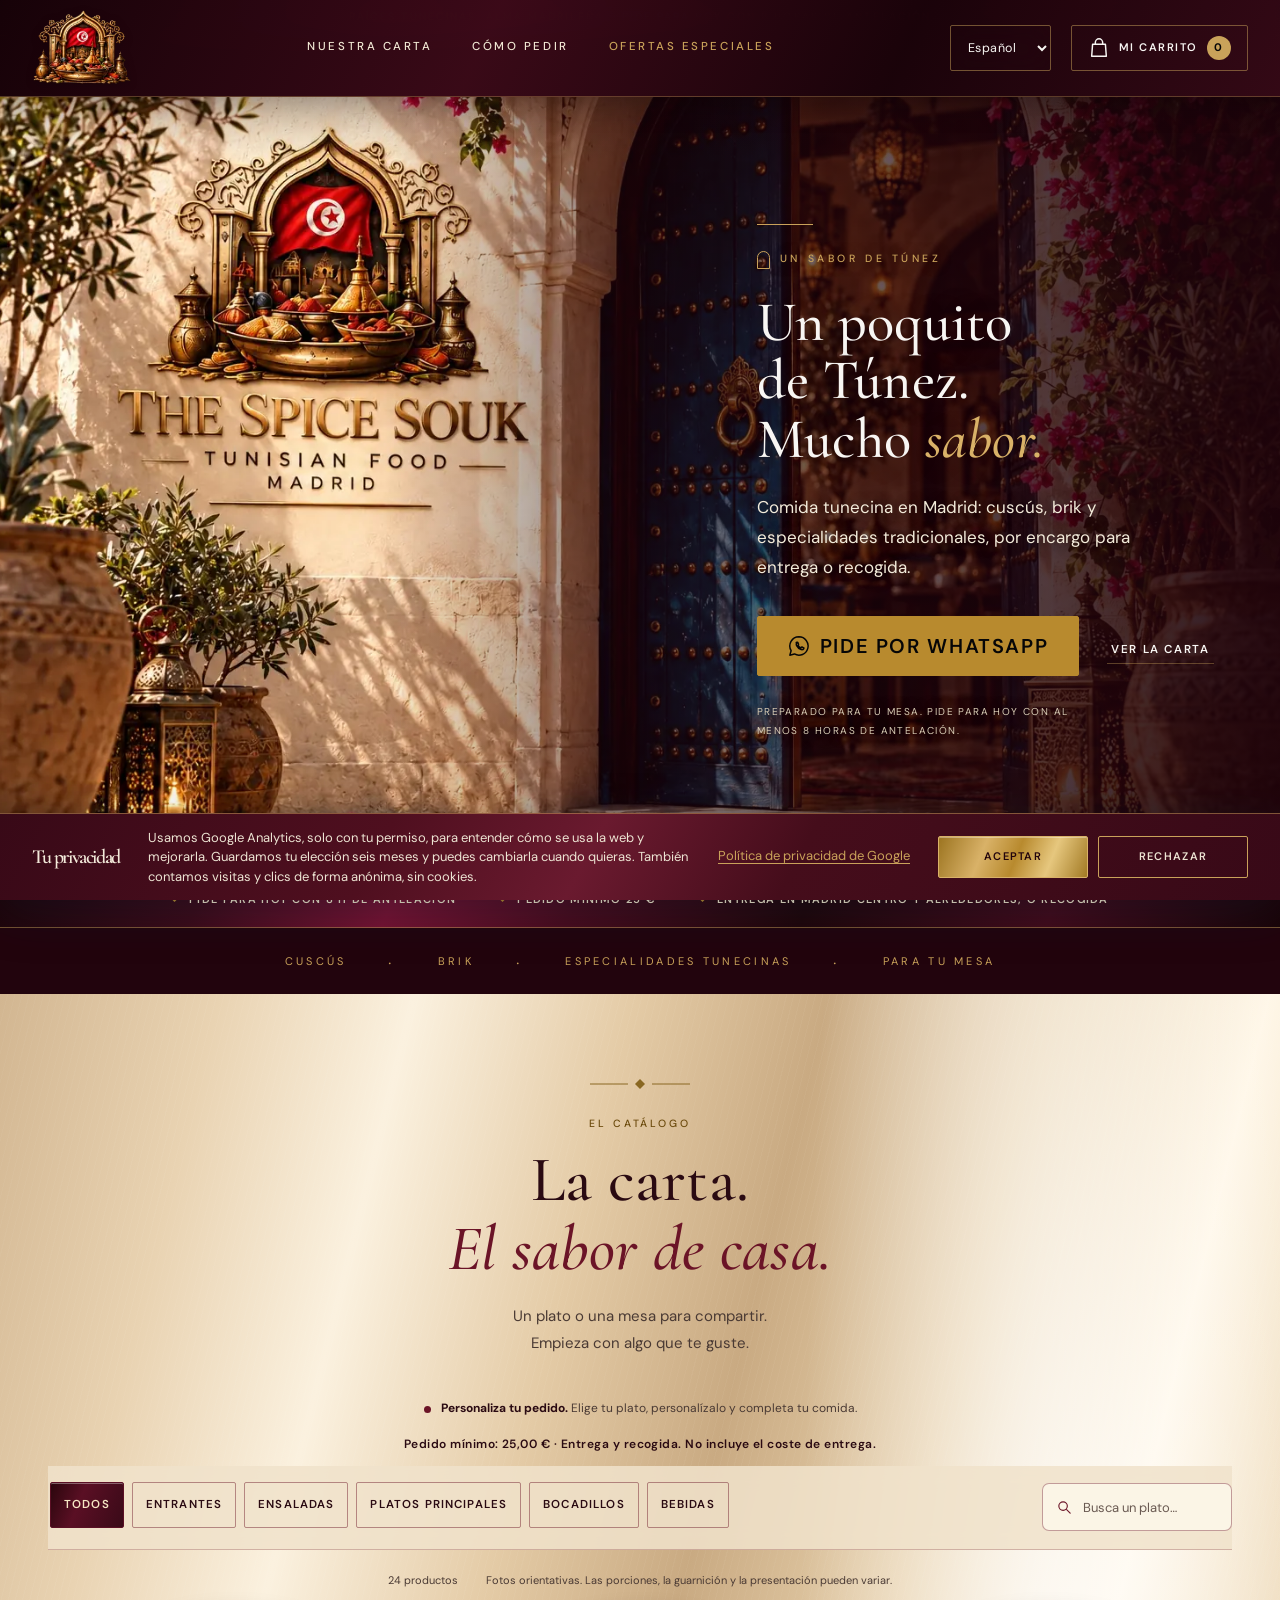
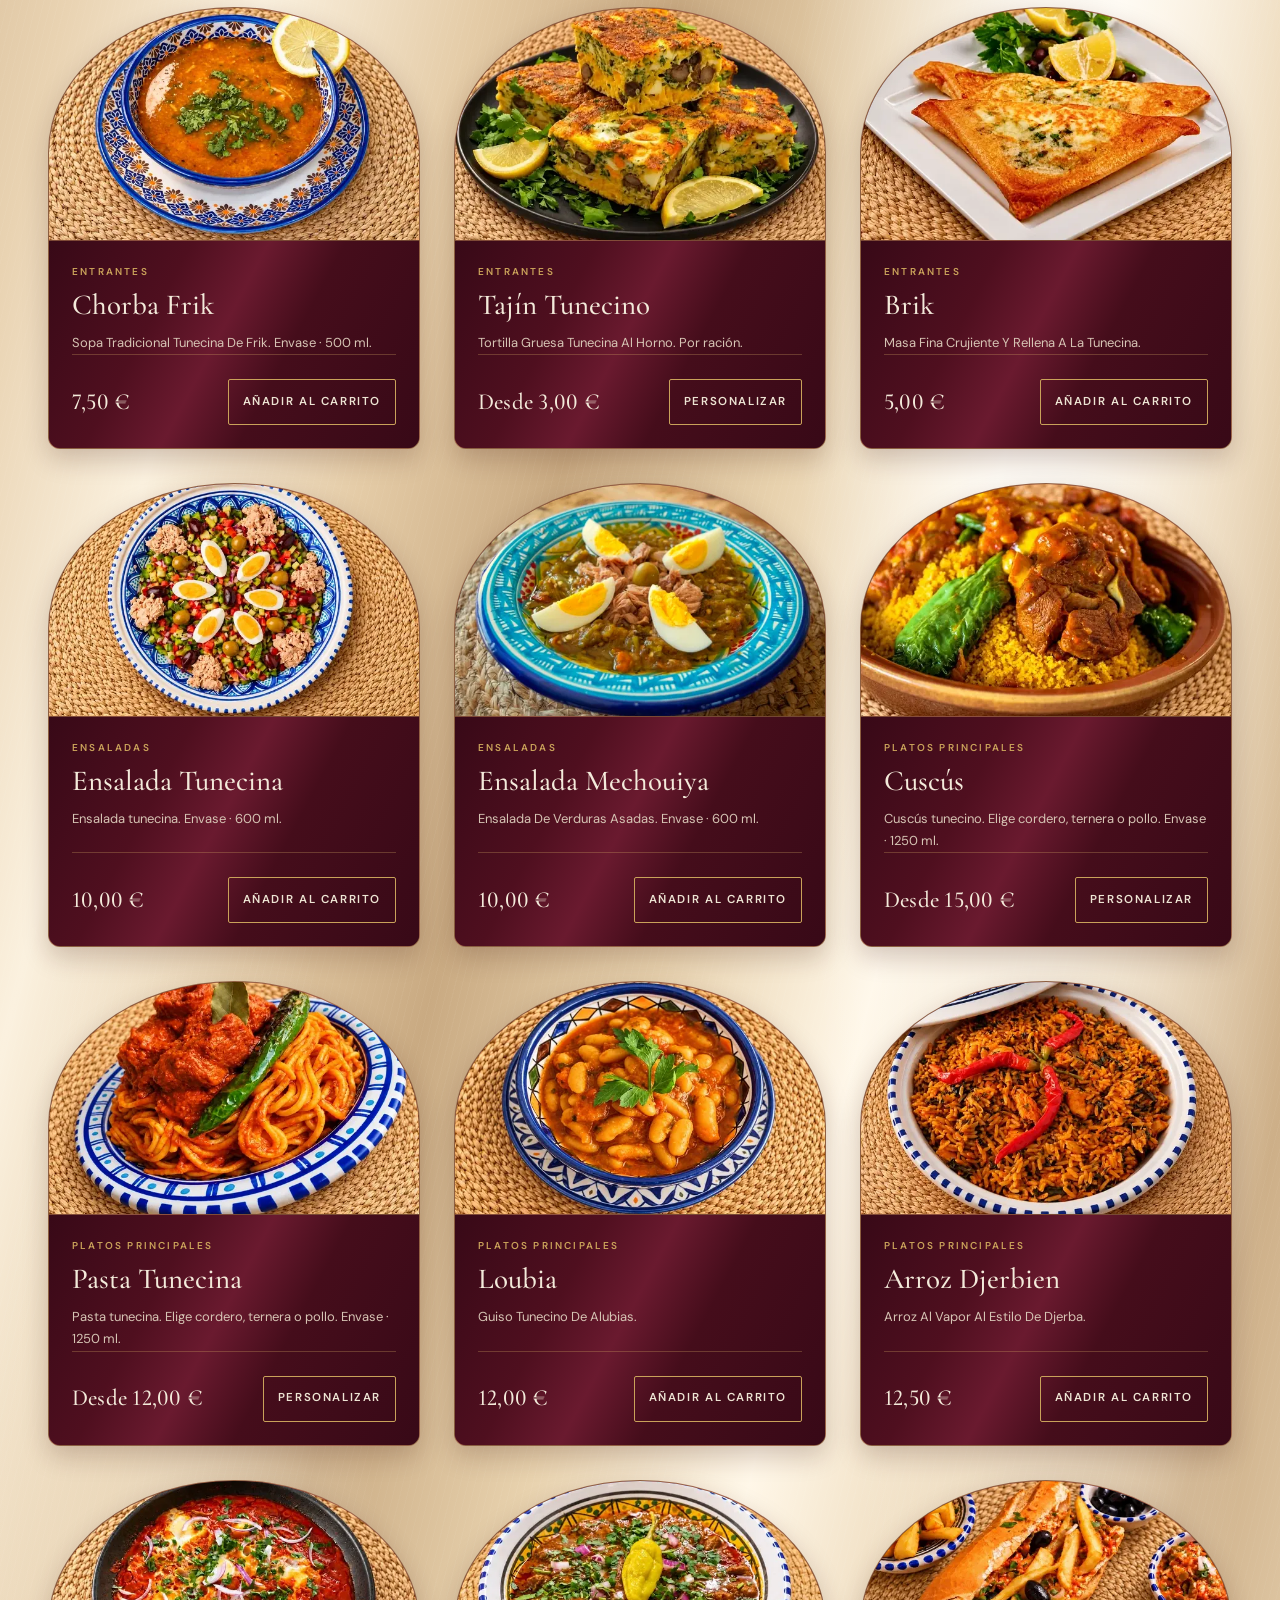
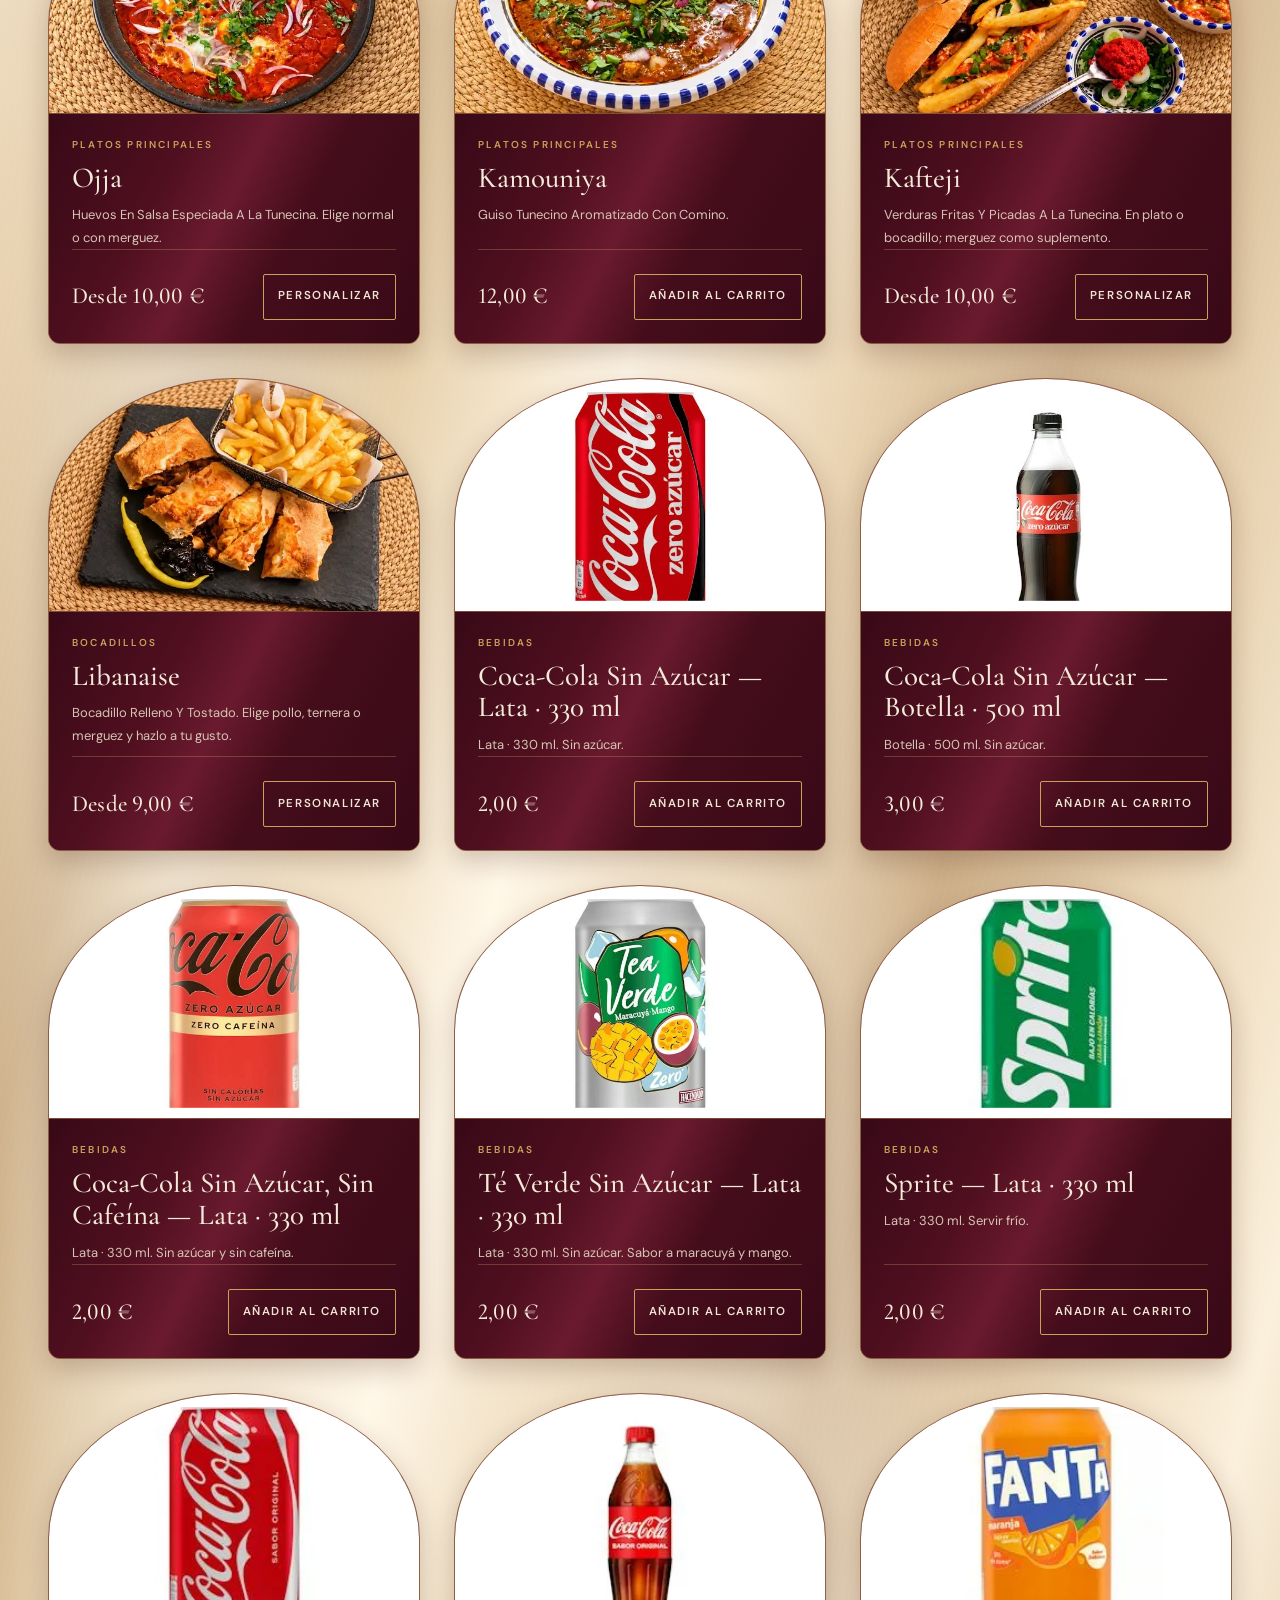
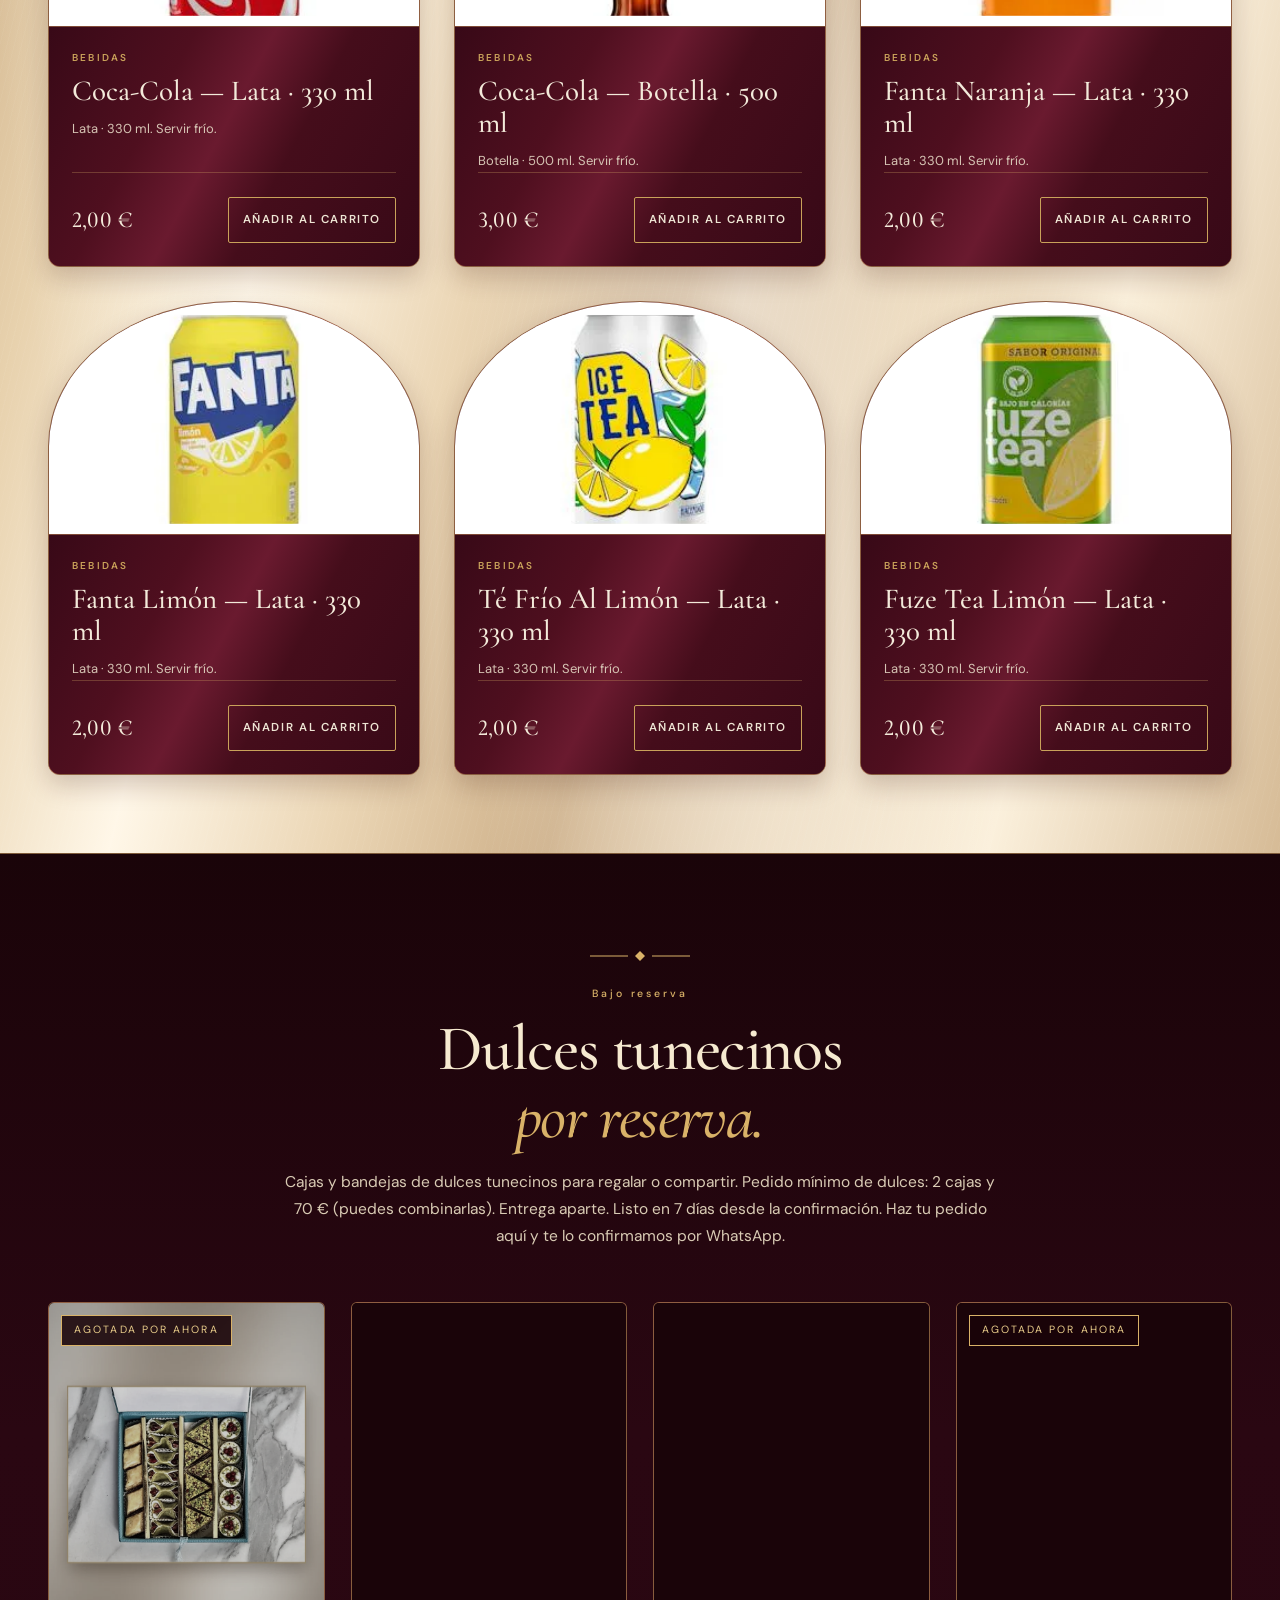
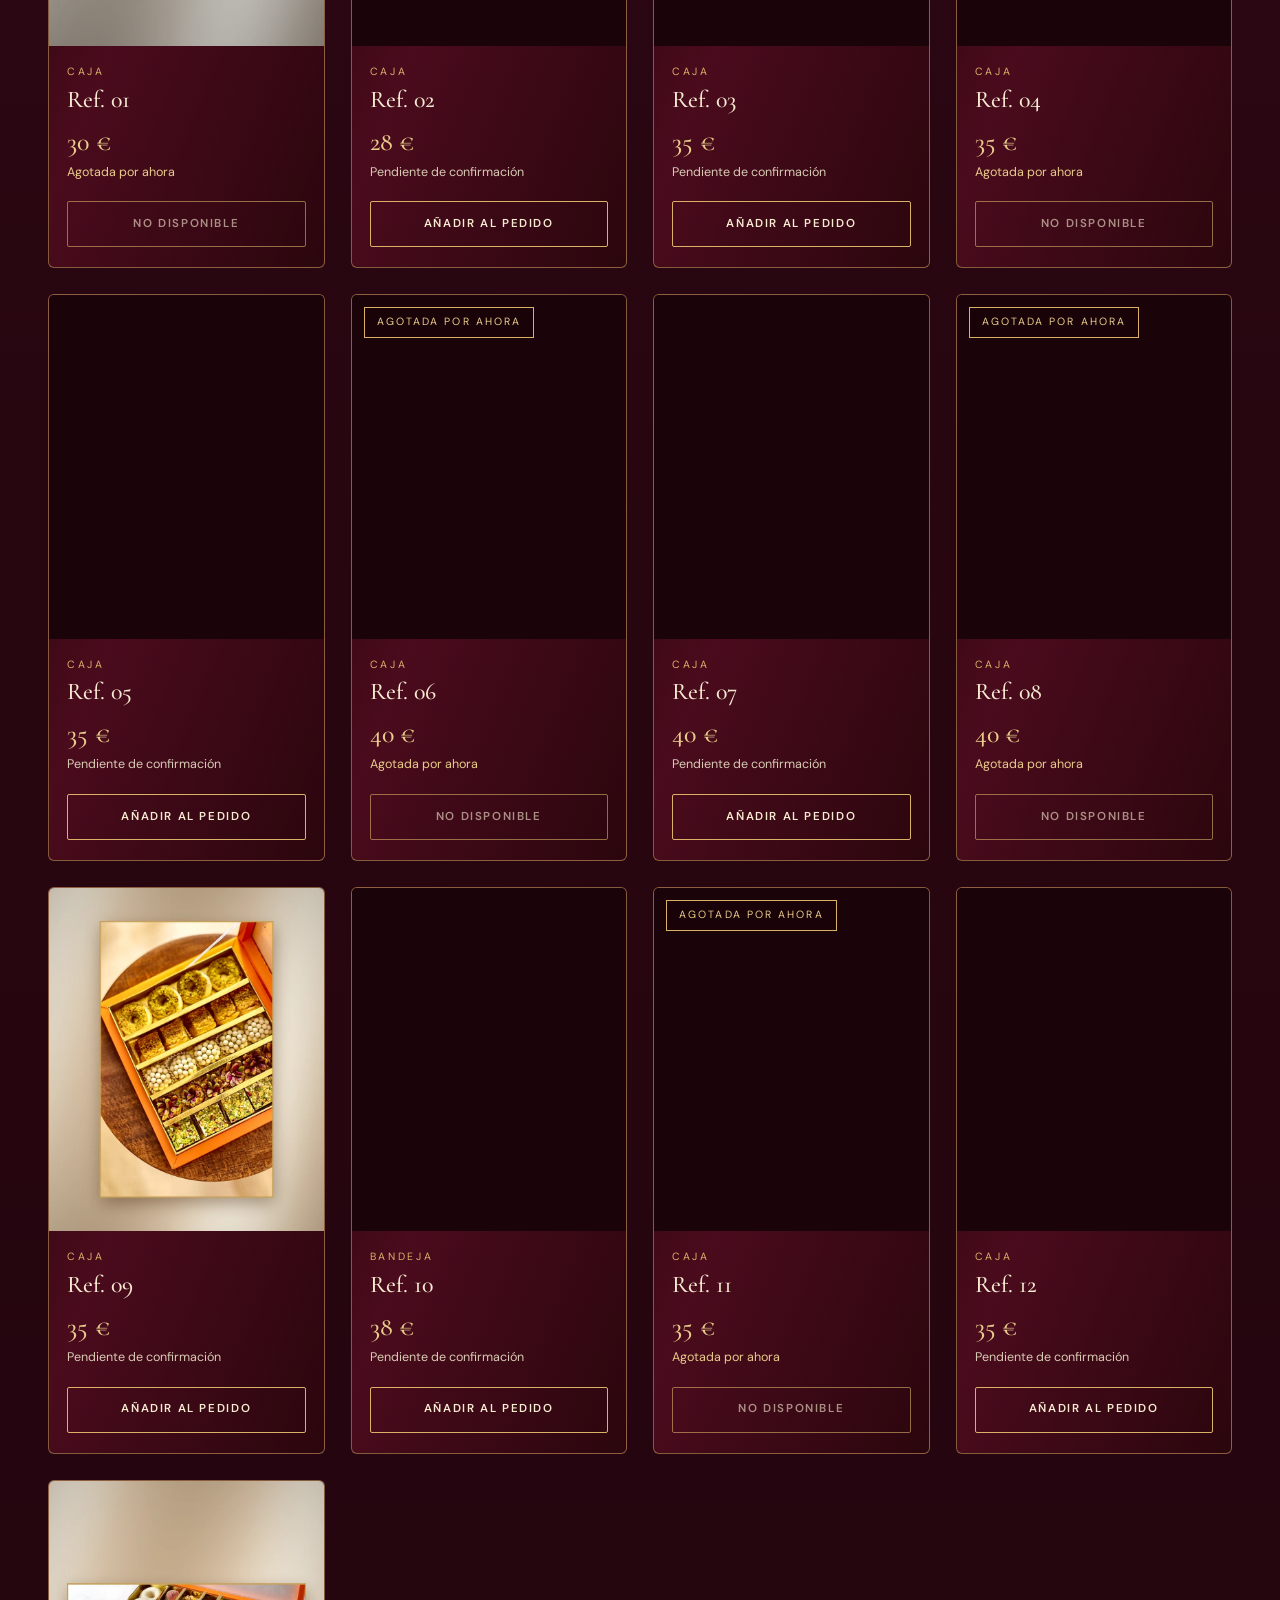
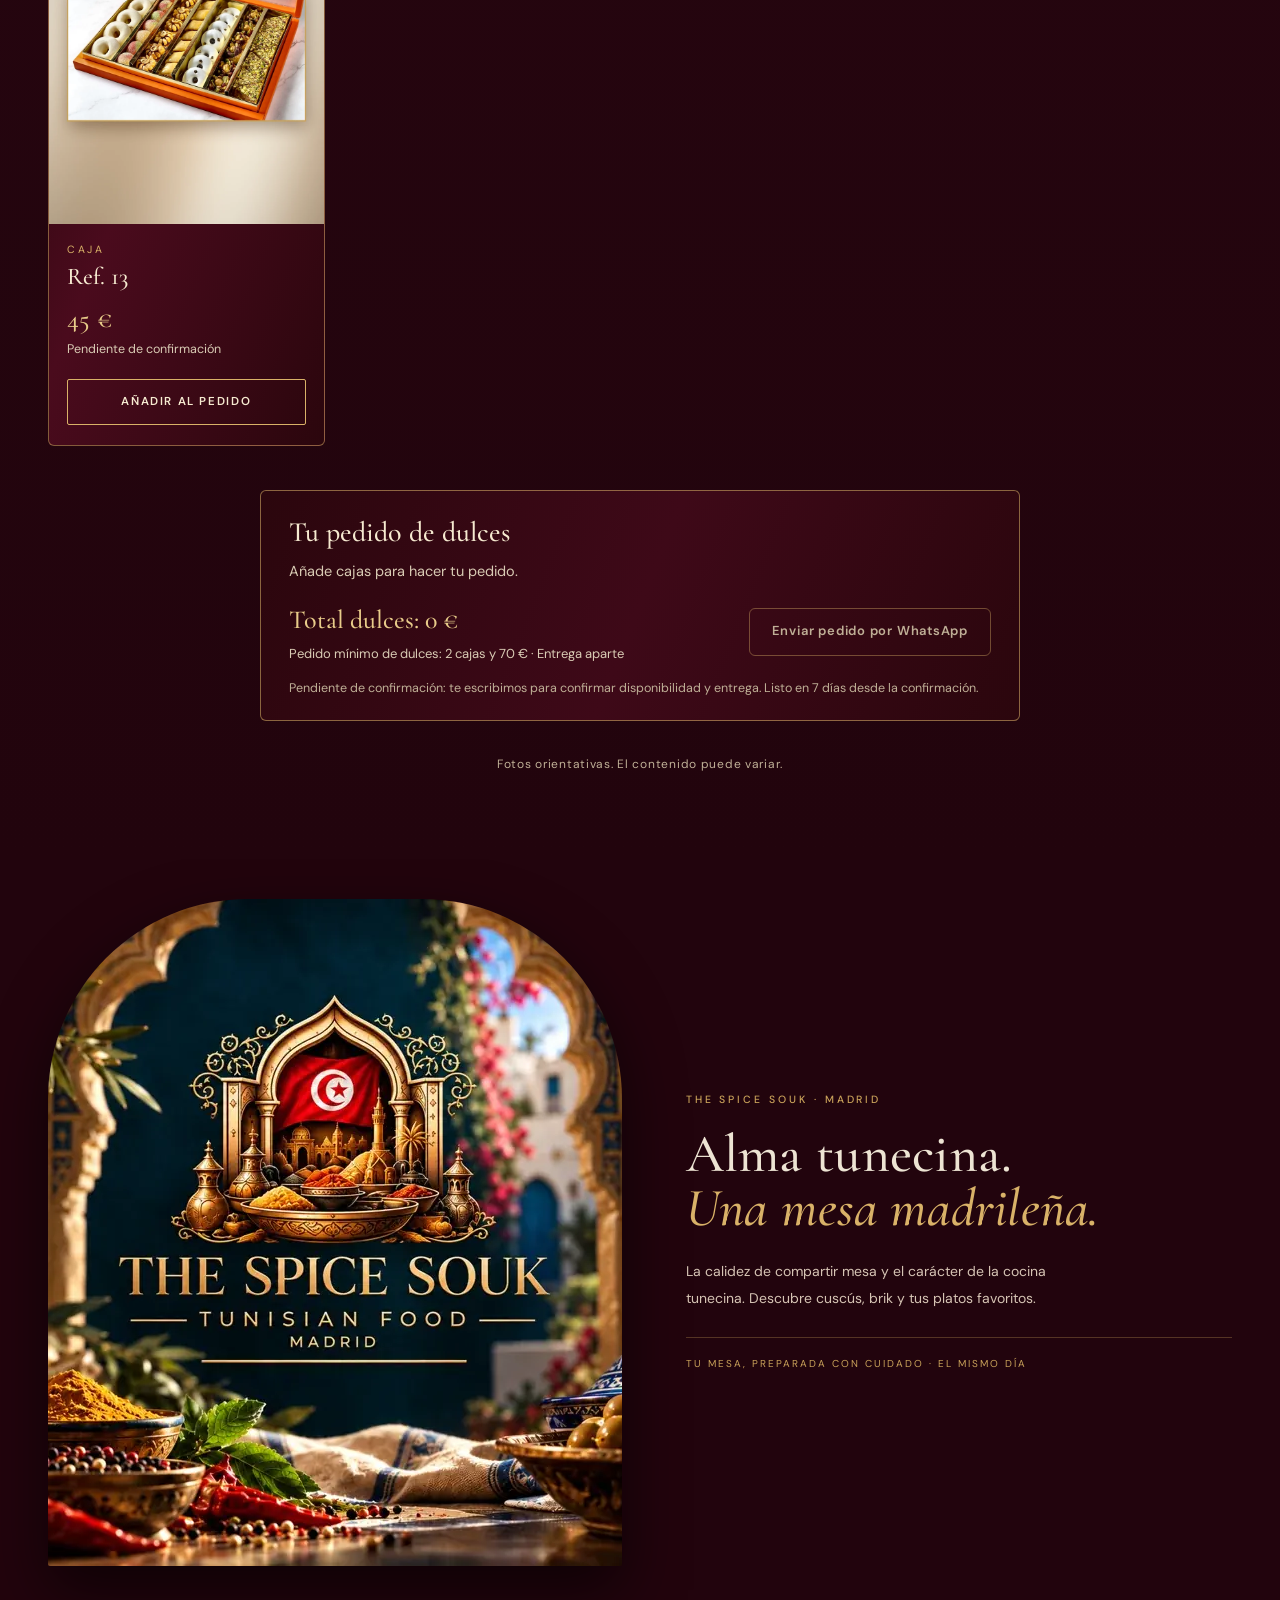
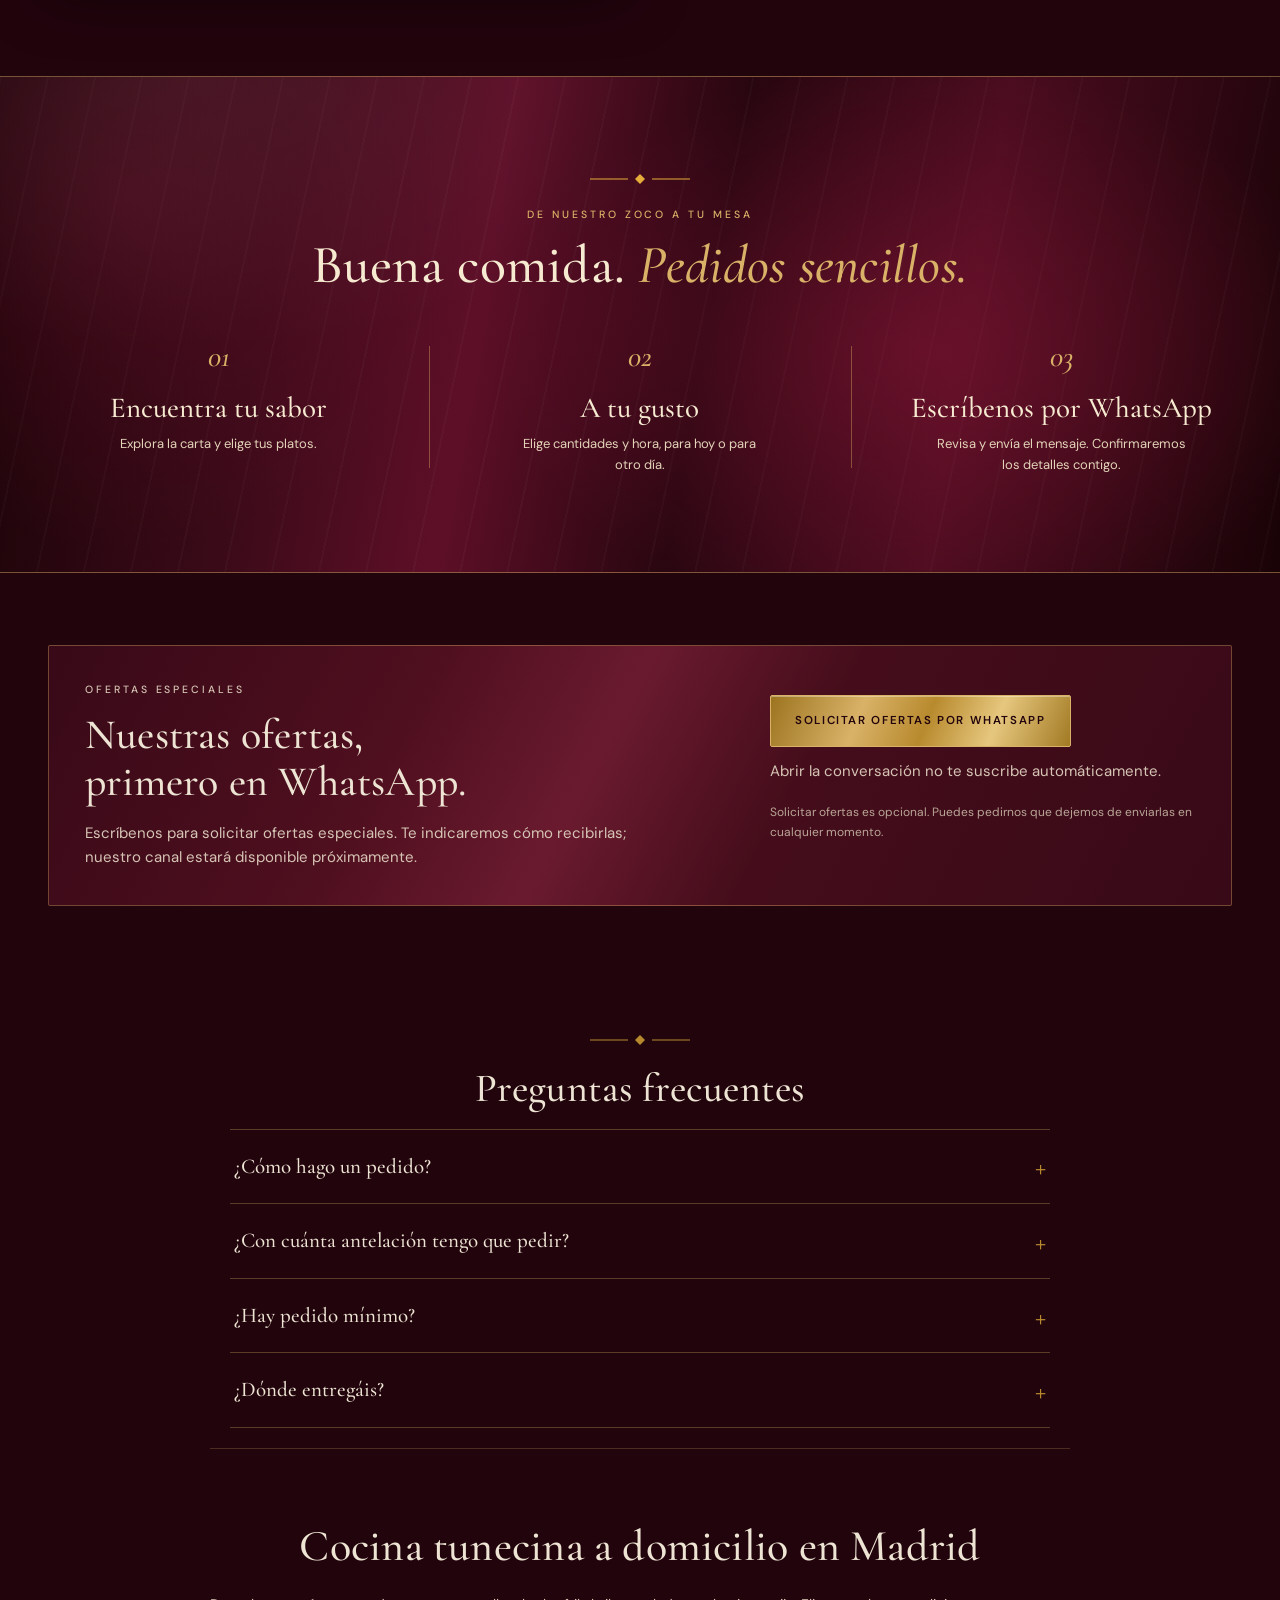
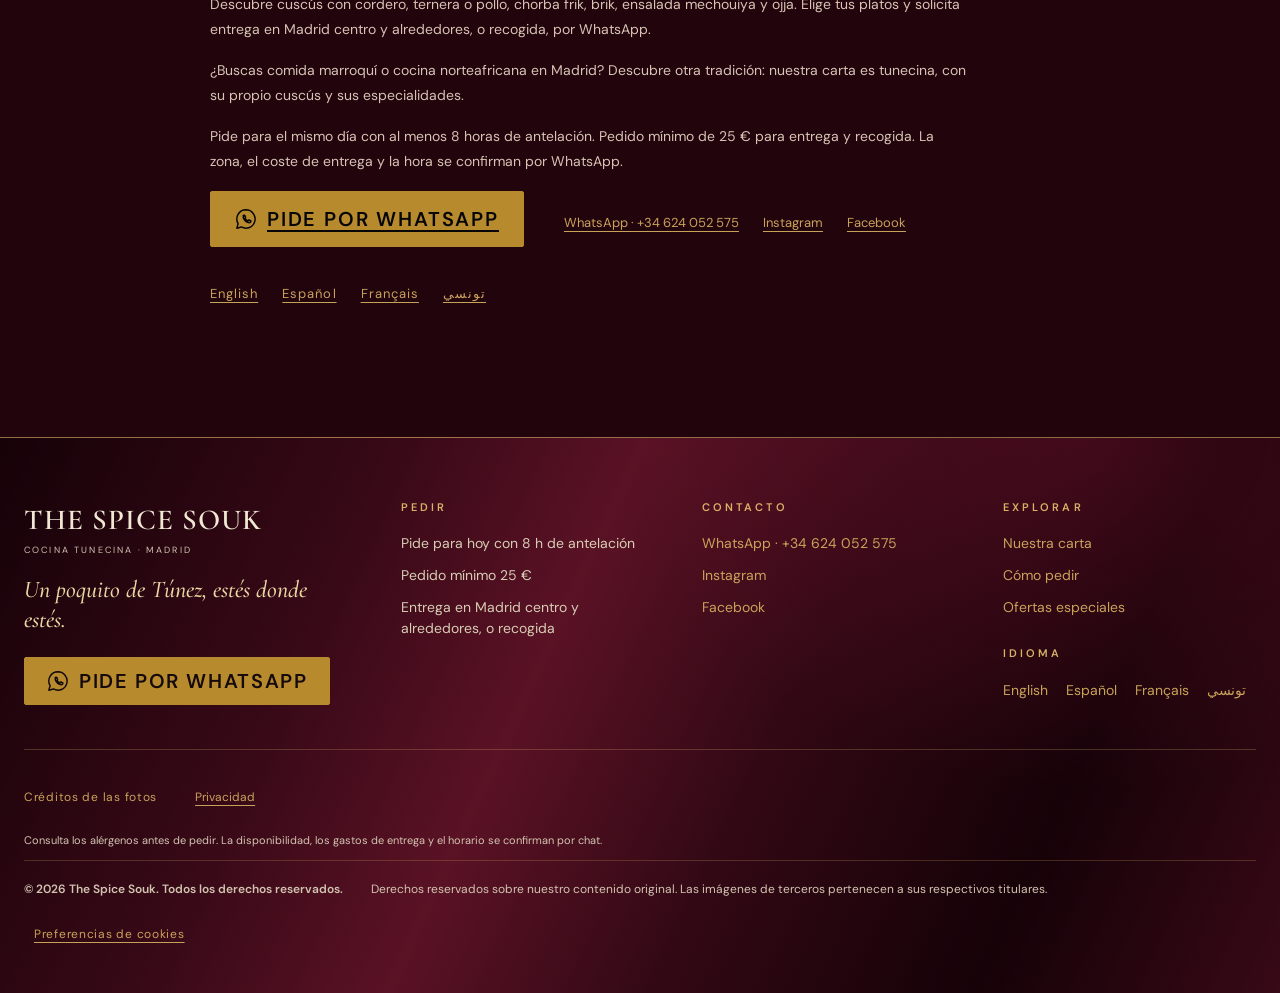
<file: es/index.html>
<!doctype html>
<html lang="es" dir="ltr">
<head><base href="/"><script type="module" src="analytics.mjs"></script><link rel="stylesheet" href="analytics.css"><meta name="google-site-verification" content="mG6DJ-9KS-ZO-1WUchXSlvk5TZuZ9e3arLNr8OEJn8c" />
  <meta charset="utf-8"><meta name="viewport" content="width=device-width,initial-scale=1">
  <title>Comida tunecina en Madrid | Cuscús, brik y ojja a domicilio | The Spice Souk</title>
  <meta name="description" content="Comida tunecina casera en Madrid: cuscús, brik, ojja y ensaladas. Entrega en Madrid centro y alrededores o recogida. Pide por WhatsApp para hoy, con 8 h de antelación; pedido mínimo 25 €.">
  <meta name="theme-color" content="#112c39"><meta name="robots" content="index,follow">
  <link rel="canonical" href="https://spicesouk.es/es/"><link rel="alternate" hreflang="en" href="https://spicesouk.es/en/"><link rel="alternate" hreflang="fr" href="https://spicesouk.es/fr/"><link rel="alternate" hreflang="es" href="https://spicesouk.es/es/"><link rel="alternate" hreflang="ar-TN" href="https://spicesouk.es/tn/"><link rel="alternate" hreflang="x-default" href="https://spicesouk.es/en/">
  <meta property="og:title" content="Comida tunecina en Madrid | Cuscús, brik y ojja a domicilio | The Spice Souk"><meta property="og:description" content="Comida tunecina casera en Madrid: cuscús, brik, ojja y ensaladas. Entrega en Madrid centro y alrededores o recogida. Pide por WhatsApp para hoy, con 8 h de antelación; pedido mínimo 25 €."><meta property="og:type" content="website"><meta property="og:url" content="https://spicesouk.es/es/"><meta property="og:image" content="https://spicesouk.es/assets/product-woven-couscous.webp"><meta name="twitter:card" content="summary_large_image">
  <link rel="icon" href="assets/favicon.svg" type="image/svg+xml"><link rel="stylesheet" href="style.css"><link rel="stylesheet" href="mejoras.css">
  <link rel="preload" as="font" href="assets/fonts/cormorant.woff2" type="font/woff2" crossorigin><link rel="preload" as="font" href="assets/fonts/dm-sans.woff2" type="font/woff2" crossorigin><link rel="preload" as="image" href="assets/welcome-hero.webp" media="(min-width:641px)"><link rel="preload" as="image" href="assets/welcome-hero-mobile.webp" fetchpriority="high" media="(max-width:640px)"><script type="module" src="app.mjs"></script><script type="module" src="sweets.mjs"></script>
<meta property="og:site_name" content="The Spice Souk"><meta property="og:locale" content="es_ES"><meta property="og:image:alt" content="Cuscús"><meta name="twitter:title" content="Comida tunecina en Madrid | Cuscús, brik y ojja a domicilio | The Spice Souk"><meta name="twitter:description" content="Comida tunecina casera en Madrid: cuscús, brik, ojja y ensaladas. Entrega en Madrid centro y alrededores o recogida. Pide por WhatsApp para hoy, con 8 h de antelación; pedido mínimo 25 €."><meta name="twitter:image" content="https://spicesouk.es/assets/product-woven-couscous.webp"><script type="application/ld+json">{"@context":"https://schema.org","@graph":[{"@type":["FoodEstablishment","Restaurant"],"@id":"https://spicesouk.es/#foodestablishment","name":"The Spice Souk","url":"https://spicesouk.es/es/","image":"https://spicesouk.es/assets/welcome-hero.webp","logo":"https://spicesouk.es/assets/header-emblem.webp","telephone":"+34624052575","servesCuisine":["Tunisian","Comida tunecina"],"priceRange":"€2–€20","address":{"@type":"PostalAddress","addressLocality":"Madrid","addressRegion":"Comunidad de Madrid","addressCountry":"ES"},"areaServed":{"@type":"City","name":"Madrid"},"hasMenu":{"@id":"https://spicesouk.es/es/#menu"},"sameAs":["https://www.instagram.com/thespicesoukmadrid/","https://www.facebook.com/TheSpiceSouk/"],"potentialAction":{"@type":"OrderAction","target":{"@type":"EntryPoint","urlTemplate":"https://wa.me/34624052575?text=Hola%2C%20vengo%20de%20la%20web%20y%20quiero%20hacer%20un%20pedido","actionPlatform":["http://schema.org/DesktopWebPlatform","http://schema.org/MobileWebPlatform"]},"deliveryMethod":["http://purl.org/goodrelations/v1#DeliveryModeOwnFleet","http://purl.org/goodrelations/v1#DeliveryModePickUp"]}},{"@type":"FAQPage","@id":"https://spicesouk.es/es/#faq","inLanguage":"es","mainEntity":[{"@type":"Question","name":"¿Cómo hago un pedido?","acceptedAnswer":{"@type":"Answer","text":"Elige tus platos en la carta y pulsa «Pide por WhatsApp». Se abre un mensaje con tu pedido; revísalo y envíalo. El pedido queda confirmado cuando te respondemos."}},{"@type":"Question","name":"¿Con cuánta antelación tengo que pedir?","acceptedAnswer":{"@type":"Answer","text":"Puedes pedir para el mismo día, con al menos 8 horas de antelación. Preparamos todo por encargo y lo confirmamos por WhatsApp."}},{"@type":"Question","name":"¿Hay pedido mínimo?","acceptedAnswer":{"@type":"Answer","text":"Sí, 25 € para entrega y recogida. El coste de entrega no está incluido."}},{"@type":"Question","name":"¿Dónde entregáis?","acceptedAnswer":{"@type":"Answer","text":"En Madrid centro y alrededores, o puedes recoger tu pedido. La zona, el coste de entrega y la hora se confirman por WhatsApp."}}]},{"@type":"Organization","@id":"https://spicesouk.es/#organization","name":"The Spice Souk","url":"https://spicesouk.es","logo":"https://spicesouk.es/assets/header-emblem.webp","telephone":"+34624052575","sameAs":["https://www.instagram.com/thespicesoukmadrid/","https://www.facebook.com/TheSpiceSouk/"],"areaServed":{"@type":"City","name":"Madrid"},"description":"Comida tunecina en Madrid: cuscús, brik y especialidades tradicionales, por encargo para entrega o recogida."},{"@type":"WebSite","@id":"https://spicesouk.es/#website","url":"https://spicesouk.es","name":"The Spice Souk","publisher":{"@id":"https://spicesouk.es/#organization"},"inLanguage":["en","es","fr","aeb"]},{"@type":"WebPage","@id":"https://spicesouk.es/es/","url":"https://spicesouk.es/es/","name":"Comida tunecina en Madrid | Cuscús, brik y ojja a domicilio | The Spice Souk","description":"Comida tunecina casera en Madrid: cuscús, brik, ojja y ensaladas. Entrega en Madrid centro y alrededores o recogida. Pide por WhatsApp para hoy, con 8 h de antelación; pedido mínimo 25 €.","inLanguage":"es","isPartOf":{"@id":"https://spicesouk.es/#website"},"mainEntity":{"@id":"https://spicesouk.es/es/#menu"}},{"@type":"Menu","@id":"https://spicesouk.es/es/#menu","name":"Nuestra carta","url":"https://spicesouk.es/es/#menu","inLanguage":"es","hasMenuSection":[{"@type":"MenuSection","name":"Entrantes","hasMenuItem":[{"@type":"MenuItem","name":"Chorba Frik","description":"Sopa Tradicional Tunecina De Frik. Envase · 500 ml.","image":"https://spicesouk.es/assets/product-woven-chorba-frik.webp","offers":[{"@type":"Offer","name":"Chorba Frik","price":"7.50","priceCurrency":"EUR","availability":"https://schema.org/InStock"}]},{"@type":"MenuItem","name":"Tajín Tunecino","description":"Tortilla Gruesa Tunecina Al Horno. Por ración.","image":"https://spicesouk.es/assets/product-woven-tajin.webp","offers":[{"@type":"Offer","name":"Pollo","price":"5.00","priceCurrency":"EUR","availability":"https://schema.org/InStock"},{"@type":"Offer","name":"Atún","price":"3.00","priceCurrency":"EUR","availability":"https://schema.org/InStock"}]},{"@type":"MenuItem","name":"Brik","description":"Masa Fina Crujiente Y Rellena A La Tunecina.","image":"https://spicesouk.es/assets/product-woven-brik.webp","offers":[{"@type":"Offer","name":"Brik","price":"5.00","priceCurrency":"EUR","availability":"https://schema.org/InStock"}]}]},{"@type":"MenuSection","name":"Ensaladas","hasMenuItem":[{"@type":"MenuItem","name":"Ensalada Tunecina","description":"Ensalada tunecina. Envase · 600 ml.","image":"https://spicesouk.es/assets/product-woven-salad.webp","offers":[{"@type":"Offer","name":"Ensalada Tunecina","price":"10.00","priceCurrency":"EUR","availability":"https://schema.org/InStock"}]},{"@type":"MenuItem","name":"Ensalada Mechouiya","description":"Ensalada De Verduras Asadas. Envase · 600 ml.","image":"https://spicesouk.es/assets/product-woven-mechouiya.webp","offers":[{"@type":"Offer","name":"Ensalada Mechouiya","price":"10.00","priceCurrency":"EUR","availability":"https://schema.org/InStock"}]}]},{"@type":"MenuSection","name":"Platos Principales","hasMenuItem":[{"@type":"MenuItem","name":"Cuscús","description":"Cuscús tunecino. Elige cordero, ternera o pollo. Envase · 1250 ml.","image":"https://spicesouk.es/assets/product-woven-couscous.webp","offers":[{"@type":"Offer","name":"Cordero","price":"20.00","priceCurrency":"EUR","availability":"https://schema.org/InStock"},{"@type":"Offer","name":"Ternera","price":"18.00","priceCurrency":"EUR","availability":"https://schema.org/InStock"},{"@type":"Offer","name":"Pollo","price":"15.00","priceCurrency":"EUR","availability":"https://schema.org/InStock"}]},{"@type":"MenuItem","name":"Pasta Tunecina","description":"Pasta tunecina. Elige cordero, ternera o pollo. Envase · 1250 ml.","image":"https://spicesouk.es/assets/product-woven-pasta.webp","offers":[{"@type":"Offer","name":"Cordero","price":"15.00","priceCurrency":"EUR","availability":"https://schema.org/InStock"},{"@type":"Offer","name":"Ternera","price":"13.00","priceCurrency":"EUR","availability":"https://schema.org/InStock"},{"@type":"Offer","name":"Pollo","price":"12.00","priceCurrency":"EUR","availability":"https://schema.org/InStock"}]},{"@type":"MenuItem","name":"Loubia","description":"Guiso Tunecino De Alubias.","image":"https://spicesouk.es/assets/product-woven-loubia.webp","offers":[{"@type":"Offer","name":"Loubia","price":"12.00","priceCurrency":"EUR","availability":"https://schema.org/InStock"}]},{"@type":"MenuItem","name":"Arroz Djerbien","description":"Arroz Al Vapor Al Estilo De Djerba.","image":"https://spicesouk.es/assets/product-woven-riz-djerbien.webp","offers":[{"@type":"Offer","name":"Arroz Djerbien","price":"12.50","priceCurrency":"EUR","availability":"https://schema.org/InStock"}]},{"@type":"MenuItem","name":"Ojja","description":"Huevos En Salsa Especiada A La Tunecina. Elige normal o con merguez.","image":"https://spicesouk.es/assets/product-woven-ojja.webp","offers":[{"@type":"Offer","name":"Normal","price":"10.00","priceCurrency":"EUR","availability":"https://schema.org/InStock"},{"@type":"Offer","name":"Con Merguez","price":"12.50","priceCurrency":"EUR","availability":"https://schema.org/InStock"}]},{"@type":"MenuItem","name":"Kamouniya","description":"Guiso Tunecino Aromatizado Con Comino.","image":"https://spicesouk.es/assets/product-woven-kamouniya.webp","offers":[{"@type":"Offer","name":"Kamouniya","price":"12.00","priceCurrency":"EUR","availability":"https://schema.org/InStock"}]},{"@type":"MenuItem","name":"Kafteji","description":"Verduras Fritas Y Picadas A La Tunecina. En plato o bocadillo; merguez como suplemento.","image":"https://spicesouk.es/assets/product-woven-kafteji-sandwich.webp","offers":[{"@type":"Offer","name":"Bocadillo","price":"10.00","priceCurrency":"EUR","availability":"https://schema.org/InStock"},{"@type":"Offer","name":"Plato","price":"10.00","priceCurrency":"EUR","availability":"https://schema.org/InStock"}]}]},{"@type":"MenuSection","name":"Bocadillos","hasMenuItem":[{"@type":"MenuItem","name":"Libanaise","description":"Bocadillo Relleno Y Tostado. Elige pollo, ternera o merguez y hazlo a tu gusto.","image":"https://spicesouk.es/assets/product-woven-libanaise.webp","offers":[{"@type":"Offer","name":"Pollo","price":"9.00","priceCurrency":"EUR","availability":"https://schema.org/InStock"},{"@type":"Offer","name":"Ternera","price":"11.00","priceCurrency":"EUR","availability":"https://schema.org/InStock"},{"@type":"Offer","name":"Merguez","price":"11.00","priceCurrency":"EUR","availability":"https://schema.org/InStock"}]}]},{"@type":"MenuSection","name":"Bebidas","hasMenuItem":[{"@type":"MenuItem","name":"Coca-Cola Sin Azúcar — Lata · 330 ml","description":"Lata · 330 ml. Sin azúcar.","image":"https://spicesouk.es/assets/coca-cola-zero-can.webp","offers":[{"@type":"Offer","name":"Coca-Cola Sin Azúcar — Lata · 330 ml","price":"2.00","priceCurrency":"EUR","availability":"https://schema.org/InStock"}]},{"@type":"MenuItem","name":"Coca-Cola Sin Azúcar — Botella · 500 ml","description":"Botella · 500 ml. Sin azúcar.","image":"https://spicesouk.es/assets/coca-cola-zero-500.webp","offers":[{"@type":"Offer","name":"Coca-Cola Sin Azúcar — Botella · 500 ml","price":"3.00","priceCurrency":"EUR","availability":"https://schema.org/InStock"}]},{"@type":"MenuItem","name":"Coca-Cola Sin Azúcar, Sin Cafeína — Lata · 330 ml","description":"Lata · 330 ml. Sin azúcar y sin cafeína.","image":"https://spicesouk.es/assets/coca-cola-zero-caffeine-free-can.webp","offers":[{"@type":"Offer","name":"Coca-Cola Sin Azúcar, Sin Cafeína — Lata · 330 ml","price":"2.00","priceCurrency":"EUR","availability":"https://schema.org/InStock"}]},{"@type":"MenuItem","name":"Té Verde Sin Azúcar — Lata · 330 ml","description":"Lata · 330 ml. Zero sugar. Passion fruit and mango flavour.","image":"https://spicesouk.es/assets/iced-tea-green-zero-can.webp","offers":[{"@type":"Offer","name":"Té Verde Sin Azúcar — Lata · 330 ml","price":"2.00","priceCurrency":"EUR","availability":"https://schema.org/InStock"}]},{"@type":"MenuItem","name":"Sprite — Lata · 330 ml","description":"Lata · 330 ml. Servir frío.","image":"https://spicesouk.es/assets/sprite-can.webp","offers":[{"@type":"Offer","name":"Sprite — Lata · 330 ml","price":"2.00","priceCurrency":"EUR","availability":"https://schema.org/InStock"}]},{"@type":"MenuItem","name":"Coca-Cola — Lata · 330 ml","description":"Lata · 330 ml. Servir frío.","image":"https://spicesouk.es/assets/coca-cola-can.webp","offers":[{"@type":"Offer","name":"Coca-Cola — Lata · 330 ml","price":"2.00","priceCurrency":"EUR","availability":"https://schema.org/InStock"}]},{"@type":"MenuItem","name":"Coca-Cola — Botella · 500 ml","description":"Botella · 500 ml. Servir frío.","image":"https://spicesouk.es/assets/coca-cola-500.webp","offers":[{"@type":"Offer","name":"Coca-Cola — Botella · 500 ml","price":"3.00","priceCurrency":"EUR","availability":"https://schema.org/InStock"}]},{"@type":"MenuItem","name":"Fanta Naranja — Lata · 330 ml","description":"Lata · 330 ml. Servir frío.","image":"https://spicesouk.es/assets/fanta-orange-can.webp","offers":[{"@type":"Offer","name":"Fanta Naranja — Lata · 330 ml","price":"2.00","priceCurrency":"EUR","availability":"https://schema.org/InStock"}]},{"@type":"MenuItem","name":"Fanta Limón — Lata · 330 ml","description":"Lata · 330 ml. Servir frío.","image":"https://spicesouk.es/assets/fanta-lemon-can.webp","offers":[{"@type":"Offer","name":"Fanta Limón — Lata · 330 ml","price":"2.00","priceCurrency":"EUR","availability":"https://schema.org/InStock"}]},{"@type":"MenuItem","name":"Té Frío Al Limón — Lata · 330 ml","description":"Lata · 330 ml. Servir frío.","image":"https://spicesouk.es/assets/iced-tea-lemon-can.webp","offers":[{"@type":"Offer","name":"Té Frío Al Limón — Lata · 330 ml","price":"2.00","priceCurrency":"EUR","availability":"https://schema.org/InStock"}]},{"@type":"MenuItem","name":"Fuze Tea Limón — Lata · 330 ml","description":"Lata · 330 ml. Servir frío.","image":"https://spicesouk.es/assets/fuze-tea-can.webp","offers":[{"@type":"Offer","name":"Fuze Tea Limón — Lata · 330 ml","price":"2.00","priceCurrency":"EUR","availability":"https://schema.org/InStock"}]}]}]}]}</script></head>
<body>
  <a class="skip" href="/es/#menu">Ir a la carta</a>
  <div class="announcement">Raíces tunecinas. Alma madrileña. · Pide para hoy con 8 horas de antelación</div>
  <div class="header-shell"><header class="site-header wrap">
    <a href="/es/#" class="wordmark"><img class="header-emblem" src="assets/header-emblem.webp" srcset="assets/header-emblem-mobile.webp 160w, assets/header-emblem.webp 384w" sizes="(max-width:640px) 64px, 120px" alt="The Spice Souk" width="384" height="298" fetchpriority="high"></a>
    <nav aria-label="Main navigation"><a href="/es/#menu">Nuestra carta</a><a class="how-link" href="/es/#how">Cómo pedir</a><a class="offers-nav-link" href="/es/#offers">OFERTAS ESPECIALES</a></nav>
    <button class="bag-button" data-open-cart aria-label="My bag 0 — open bag, 0 items"><svg viewBox="0 0 24 24" aria-hidden="true"><path d="M5 8h14l1 13H4L5 8Zm3 0V6a4 4 0 0 1 8 0v2"/></svg><span>Mi carrito </span><span class="count" data-count>0</span></button>
  </header></div>
  <main>
    <div class="hero-band welcome-hero"><section class="hero wrap" aria-labelledby="hero-title">
      <div class="hero-copy"><p class="eyebrow"><span class="tiny-arch" aria-hidden="true"></span> UN SABOR DE TÚNEZ</p><h1 id="hero-title">Un poquito de Túnez.<br>Mucho <em>sabor.</em></h1><p class="hero-description">Comida tunecina en Madrid: cuscús, brik y especialidades tradicionales, por encargo para entrega o recogida.</p><div class="hero-actions"><a class="primary wa-cta " href="https://wa.me/34624052575?text=Hola%2C%20vengo%20de%20la%20web%20y%20quiero%20hacer%20un%20pedido" target="_blank" rel="noopener noreferrer"><svg viewBox="0 0 24 24" aria-hidden="true" width="20" height="20" fill="currentColor"><path d="M12 2a10 10 0 0 0-8.6 15.1L2 22l5-1.3A10 10 0 1 0 12 2Zm-3 6.2c.2-.3.5-.3.7-.3h.5c.2 0 .4 0 .5.4l.8 1.900c0 .2 0 .3-.1.500l-.5.600c.7 1.300 1.700 2.200 3.100 2.800l.7-.9c.2-.2.300-.2.600-.1l1.800.9c.2.100.3.100.3.300 0 .600-.4 1.200-1 1.500-.5.300-1.200.3-2 .1-2.500-.8-4.200-2.700-5-4.300-.4-.8-.6-1.600-.1-2.300Z"/></svg><span>Pide por WhatsApp</span></a><a class="ghost-link" href="/es/#menu">Ver la carta</a></div><p class="hero-footnote">Preparado para tu mesa. Pide para hoy con al menos 8 horas de antelación.</p></div>
    </section></div>
    <ul class="order-facts" aria-label="Condiciones del pedido"><li>Pide para hoy con 8 h de antelación</li><li>Pedido mínimo 25 €</li><li>Entrega en Madrid centro y alrededores, o recogida</li></ul>
    <div class="flavour-strip" aria-hidden="true"><span>CUSCÚS</span><i>·</i><span>BRIK</span><i>·</i><span>ESPECIALIDADES TUNECINAS</span><i>·</i><span>PARA TU MESA</span></div>
    <section class="catalogue wrap" id="menu" aria-labelledby="menu-title">
      <div class="section-heading"><div><p class="eyebrow">EL CATÁLOGO</p><h2 id="menu-title">La carta.<br><em>El sabor de casa.</em></h2></div><p>Un plato o una mesa para compartir.<br>Empieza con algo que te guste.</p></div>
      <div id="launch-notice" class="launch-notice"><span class="status-dot" aria-hidden="true"></span><p><strong>Personaliza tu pedido.</strong> Elige tu plato, personalízalo y completa tu comida.</p></div>
      <div class="menu-tools"><div class="categories" id="categories" role="group" aria-label="Filter by category"></div><label class="search"><svg viewBox="0 0 24 24" aria-hidden="true"><circle cx="10" cy="10" r="6"/><path d="m15 15 5 5"/></svg><span class="sr-only">Buscar platos</span><input id="search" type="search" placeholder="Find a dish…" maxlength="80"></label></div>
      <p class="menu-caption"><span id="result-count"></span><span>Fotos orientativas. Las porciones, la guarnición y la presentación pueden variar.</span></p>
      <div class="menu-view-switch" role="group" aria-label="Menu view"><button type="button" data-menu-view="grid" aria-pressed="true" aria-controls="food-grid">Cuadrícula</button><button type="button" data-menu-view="list" aria-pressed="false" aria-controls="food-grid">Lista</button></div>
      <div class="products-browser">
        <nav class="product-navigation" aria-label="Navigate products"><button type="button" data-products-jump="start" aria-label="Ir al inicio de la carta" title="Ir al inicio de la carta" aria-controls="food-grid">Inicio</button><button type="button" data-products-jump="end" aria-label="Ir al final de la carta" title="Ir al final de la carta" aria-controls="food-grid">Final</button></nav>
        <div class="food-grid" id="food-grid" data-view="grid"><article class="food-card"><div class="card-photo supplied-photo"><img src="assets/product-woven-chorba-frik-card.webp" alt="Chorba Frik" width="700" height="480" loading="lazy"></div><div class="card-content"><p class="card-category">Entrantes</p><h3>Chorba Frik</h3><p>Sopa Tradicional Tunecina De Frik. Envase · 500 ml.</p><div class="card-bottom"><span class="card-price">7,50 €</span><button type="button" class="add-button" disabled>Añadir al carrito</button></div></div></article><article class="food-card"><div class="card-photo supplied-photo"><img src="assets/product-woven-tajin-card.webp" alt="Tajín Tunecino" width="700" height="480" loading="lazy"></div><div class="card-content"><p class="card-category">Entrantes</p><h3>Tajín Tunecino</h3><p>Tortilla Gruesa Tunecina Al Horno. Por ración.</p><div class="card-bottom"><span class="card-price">Desde 3,00 €</span><button type="button" class="add-button" disabled>Personalizar</button></div></div></article><article class="food-card"><div class="card-photo supplied-photo"><img src="assets/product-woven-brik-card.webp" alt="Brik" width="700" height="480" loading="lazy"></div><div class="card-content"><p class="card-category">Entrantes</p><h3>Brik</h3><p>Masa Fina Crujiente Y Rellena A La Tunecina.</p><div class="card-bottom"><span class="card-price">5,00 €</span><button type="button" class="add-button" disabled>Añadir al carrito</button></div></div></article><article class="food-card"><div class="card-photo supplied-photo"><img src="assets/product-woven-salad-card.webp" alt="Ensalada Tunecina" width="700" height="480" loading="lazy"></div><div class="card-content"><p class="card-category">Ensaladas</p><h3>Ensalada Tunecina</h3><p>Ensalada tunecina. Envase · 600 ml.</p><div class="card-bottom"><span class="card-price">10,00 €</span><button type="button" class="add-button" disabled>Añadir al carrito</button></div></div></article><article class="food-card"><div class="card-photo supplied-photo"><img src="assets/product-woven-mechouiya-card.webp" alt="Ensalada Mechouiya" width="700" height="480" loading="lazy"></div><div class="card-content"><p class="card-category">Ensaladas</p><h3>Ensalada Mechouiya</h3><p>Ensalada De Verduras Asadas. Envase · 600 ml.</p><div class="card-bottom"><span class="card-price">10,00 €</span><button type="button" class="add-button" disabled>Añadir al carrito</button></div></div></article><article class="food-card"><div class="card-photo supplied-photo"><img src="assets/product-woven-couscous-card.webp" alt="Cuscús" width="700" height="480" loading="lazy"></div><div class="card-content"><p class="card-category">Platos Principales</p><h3>Cuscús</h3><p>Cuscús tunecino. Elige cordero, ternera o pollo. Envase · 1250 ml.</p><div class="card-bottom"><span class="card-price">Desde 15,00 €</span><button type="button" class="add-button" disabled>Personalizar</button></div></div></article><article class="food-card"><div class="card-photo supplied-photo"><img src="assets/product-woven-pasta-card.webp" alt="Pasta Tunecina" width="700" height="480" loading="lazy"></div><div class="card-content"><p class="card-category">Platos Principales</p><h3>Pasta Tunecina</h3><p>Pasta tunecina. Elige cordero, ternera o pollo. Envase · 1250 ml.</p><div class="card-bottom"><span class="card-price">Desde 12,00 €</span><button type="button" class="add-button" disabled>Personalizar</button></div></div></article><article class="food-card"><div class="card-photo supplied-photo"><img src="assets/product-woven-loubia-card.webp" alt="Loubia" width="700" height="480" loading="lazy"></div><div class="card-content"><p class="card-category">Platos Principales</p><h3>Loubia</h3><p>Guiso Tunecino De Alubias.</p><div class="card-bottom"><span class="card-price">12,00 €</span><button type="button" class="add-button" disabled>Añadir al carrito</button></div></div></article><article class="food-card"><div class="card-photo supplied-photo"><img src="assets/product-woven-riz-djerbien-card.webp" alt="Arroz Djerbien" width="700" height="480" loading="lazy"></div><div class="card-content"><p class="card-category">Platos Principales</p><h3>Arroz Djerbien</h3><p>Arroz Al Vapor Al Estilo De Djerba.</p><div class="card-bottom"><span class="card-price">12,50 €</span><button type="button" class="add-button" disabled>Añadir al carrito</button></div></div></article><article class="food-card"><div class="card-photo supplied-photo"><img src="assets/product-woven-ojja-card.webp" alt="Ojja" width="700" height="480" loading="lazy"></div><div class="card-content"><p class="card-category">Platos Principales</p><h3>Ojja</h3><p>Huevos En Salsa Especiada A La Tunecina. Elige normal o con merguez.</p><div class="card-bottom"><span class="card-price">Desde 10,00 €</span><button type="button" class="add-button" disabled>Personalizar</button></div></div></article><article class="food-card"><div class="card-photo supplied-photo"><img src="assets/product-woven-kamouniya-card.webp" alt="Kamouniya" width="700" height="480" loading="lazy"></div><div class="card-content"><p class="card-category">Platos Principales</p><h3>Kamouniya</h3><p>Guiso Tunecino Aromatizado Con Comino.</p><div class="card-bottom"><span class="card-price">12,00 €</span><button type="button" class="add-button" disabled>Añadir al carrito</button></div></div></article><article class="food-card"><div class="card-photo supplied-photo"><img src="assets/product-woven-kafteji-sandwich-card.webp" alt="Kafteji" width="700" height="480" loading="lazy"></div><div class="card-content"><p class="card-category">Platos Principales</p><h3>Kafteji</h3><p>Verduras Fritas Y Picadas A La Tunecina. En plato o bocadillo; merguez como suplemento.</p><div class="card-bottom"><span class="card-price">Desde 10,00 €</span><button type="button" class="add-button" disabled>Personalizar</button></div></div></article><article class="food-card"><div class="card-photo supplied-photo"><img src="assets/product-woven-libanaise-card.webp" alt="Libanaise" width="700" height="480" loading="lazy"></div><div class="card-content"><p class="card-category">Bocadillos</p><h3>Libanaise</h3><p>Bocadillo Relleno Y Tostado. Elige pollo, ternera o merguez y hazlo a tu gusto.</p><div class="card-bottom"><span class="card-price">Desde 9,00 €</span><button type="button" class="add-button" disabled>Personalizar</button></div></div></article><article class="food-card"><div class="card-photo packshot"><img src="assets/coca-cola-zero-can-card.webp" alt="Coca-Cola Sin Azúcar — Lata · 330 ml" width="700" height="480" loading="lazy"></div><div class="card-content"><p class="card-category">Bebidas</p><h3>Coca-Cola Sin Azúcar — Lata · 330 ml</h3><p>Lata · 330 ml. Sin azúcar.</p><div class="card-bottom"><span class="card-price">2,00 €</span><button type="button" class="add-button" disabled>Añadir al carrito</button></div></div></article><article class="food-card"><div class="card-photo packshot"><img src="assets/coca-cola-zero-500-card.webp" alt="Coca-Cola Sin Azúcar — Botella · 500 ml" width="700" height="480" loading="lazy"></div><div class="card-content"><p class="card-category">Bebidas</p><h3>Coca-Cola Sin Azúcar — Botella · 500 ml</h3><p>Botella · 500 ml. Sin azúcar.</p><div class="card-bottom"><span class="card-price">3,00 €</span><button type="button" class="add-button" disabled>Añadir al carrito</button></div></div></article><article class="food-card"><div class="card-photo packshot"><img src="assets/coca-cola-zero-caffeine-free-can-card.webp" alt="Coca-Cola Sin Azúcar, Sin Cafeína — Lata · 330 ml" width="700" height="480" loading="lazy"></div><div class="card-content"><p class="card-category">Bebidas</p><h3>Coca-Cola Sin Azúcar, Sin Cafeína — Lata · 330 ml</h3><p>Lata · 330 ml. Sin azúcar y sin cafeína.</p><div class="card-bottom"><span class="card-price">2,00 €</span><button type="button" class="add-button" disabled>Añadir al carrito</button></div></div></article><article class="food-card"><div class="card-photo packshot"><img src="assets/iced-tea-green-zero-can-card.webp" alt="Té Verde Sin Azúcar — Lata · 330 ml" width="700" height="480" loading="lazy"></div><div class="card-content"><p class="card-category">Bebidas</p><h3>Té Verde Sin Azúcar — Lata · 330 ml</h3><p>Lata · 330 ml. Zero sugar. Passion fruit and mango flavour.</p><div class="card-bottom"><span class="card-price">2,00 €</span><button type="button" class="add-button" disabled>Añadir al carrito</button></div></div></article><article class="food-card"><div class="card-photo packshot"><img src="assets/sprite-can-card.webp" alt="Sprite — Lata · 330 ml" width="700" height="480" loading="lazy"></div><div class="card-content"><p class="card-category">Bebidas</p><h3>Sprite — Lata · 330 ml</h3><p>Lata · 330 ml. Servir frío.</p><div class="card-bottom"><span class="card-price">2,00 €</span><button type="button" class="add-button" disabled>Añadir al carrito</button></div></div></article><article class="food-card"><div class="card-photo packshot"><img src="assets/coca-cola-can-card.webp" alt="Coca-Cola — Lata · 330 ml" width="700" height="480" loading="lazy"></div><div class="card-content"><p class="card-category">Bebidas</p><h3>Coca-Cola — Lata · 330 ml</h3><p>Lata · 330 ml. Servir frío.</p><div class="card-bottom"><span class="card-price">2,00 €</span><button type="button" class="add-button" disabled>Añadir al carrito</button></div></div></article><article class="food-card"><div class="card-photo packshot"><img src="assets/coca-cola-500-card.webp" alt="Coca-Cola — Botella · 500 ml" width="700" height="480" loading="lazy"></div><div class="card-content"><p class="card-category">Bebidas</p><h3>Coca-Cola — Botella · 500 ml</h3><p>Botella · 500 ml. Servir frío.</p><div class="card-bottom"><span class="card-price">3,00 €</span><button type="button" class="add-button" disabled>Añadir al carrito</button></div></div></article><article class="food-card"><div class="card-photo packshot"><img src="assets/fanta-orange-can-card.webp" alt="Fanta Naranja — Lata · 330 ml" width="700" height="480" loading="lazy"></div><div class="card-content"><p class="card-category">Bebidas</p><h3>Fanta Naranja — Lata · 330 ml</h3><p>Lata · 330 ml. Servir frío.</p><div class="card-bottom"><span class="card-price">2,00 €</span><button type="button" class="add-button" disabled>Añadir al carrito</button></div></div></article><article class="food-card"><div class="card-photo packshot"><img src="assets/fanta-lemon-can-card.webp" alt="Fanta Limón — Lata · 330 ml" width="700" height="480" loading="lazy"></div><div class="card-content"><p class="card-category">Bebidas</p><h3>Fanta Limón — Lata · 330 ml</h3><p>Lata · 330 ml. Servir frío.</p><div class="card-bottom"><span class="card-price">2,00 €</span><button type="button" class="add-button" disabled>Añadir al carrito</button></div></div></article><article class="food-card"><div class="card-photo packshot"><img src="assets/iced-tea-lemon-can-card.webp" alt="Té Frío Al Limón — Lata · 330 ml" width="700" height="480" loading="lazy"></div><div class="card-content"><p class="card-category">Bebidas</p><h3>Té Frío Al Limón — Lata · 330 ml</h3><p>Lata · 330 ml. Servir frío.</p><div class="card-bottom"><span class="card-price">2,00 €</span><button type="button" class="add-button" disabled>Añadir al carrito</button></div></div></article><article class="food-card"><div class="card-photo packshot"><img src="assets/fuze-tea-can-card.webp" alt="Fuze Tea Limón — Lata · 330 ml" width="700" height="480" loading="lazy"></div><div class="card-content"><p class="card-category">Bebidas</p><h3>Fuze Tea Limón — Lata · 330 ml</h3><p>Lata · 330 ml. Servir frío.</p><div class="card-bottom"><span class="card-price">2,00 €</span><button type="button" class="add-button" disabled>Añadir al carrito</button></div></div></article></div>
      </div><noscript><p>Activa JavaScript para ver la carta y preparar el carrito.</p></noscript>
    </section>
    <section class="sweets" id="dulces" aria-labelledby="sweets-title"><div class="wrap"><div class="sw-head"><p class="eyebrow">Bajo reserva</p><h2 id="sweets-title">Dulces tunecinos<br><em>por reserva.</em></h2><p class="sw-intro">Cajas y bandejas de dulces tunecinos para regalar o compartir. Pedido mínimo de dulces: 2 cajas y 70 € (puedes combinarlas). Entrega aparte. Listo en 7 días desde la confirmación. Haz tu pedido aquí y te lo confirmamos por WhatsApp.</p></div><div class="sw-grid"><article class="sw-card sold-out" data-slug="mille"><div class="sw-photo" data-sold="Agotada por ahora"><img src="assets/dulce-mille.webp" alt="Ref. 01" loading="lazy" decoding="async"></div><div class="sw-body"><p class="sw-kind">Caja</p><h3>Ref. 01</h3><p class="sw-price"><strong>30 €</strong><span>Agotada por ahora</span></p><button type="button" class="add-button sw-btn" disabled>No disponible</button></div></article><article class="sw-card" data-slug="delices-aid"><div class="sw-photo" data-sold="Agotada por ahora"><img src="assets/dulce-delices-aid.webp" alt="Ref. 02" loading="lazy" decoding="async"></div><div class="sw-body"><p class="sw-kind">Caja</p><h3>Ref. 02</h3><p class="sw-price"><strong>28 €</strong><span>Pendiente de confirmación</span></p><button type="button" class="add-button sw-btn sw-add" data-ref="Ref. 02" data-price="28">Añadir al pedido</button></div></article><article class="sw-card" data-slug="maghreb"><div class="sw-photo" data-sold="Agotada por ahora"><img src="assets/dulce-maghreb.webp" alt="Ref. 03" loading="lazy" decoding="async"></div><div class="sw-body"><p class="sw-kind">Caja</p><h3>Ref. 03</h3><p class="sw-price"><strong>35 €</strong><span>Pendiente de confirmación</span></p><button type="button" class="add-button sw-btn sw-add" data-ref="Ref. 03" data-price="35">Añadir al pedido</button></div></article><article class="sw-card sold-out" data-slug="kaak-royal"><div class="sw-photo" data-sold="Agotada por ahora"><img src="assets/dulce-kaak-royal.webp" alt="Ref. 04" loading="lazy" decoding="async"></div><div class="sw-body"><p class="sw-kind">Caja</p><h3>Ref. 04</h3><p class="sw-price"><strong>35 €</strong><span>Agotada por ahora</span></p><button type="button" class="add-button sw-btn" disabled>No disponible</button></div></article><article class="sw-card" data-slug="jouza-royale"><div class="sw-photo" data-sold="Agotada por ahora"><img src="assets/dulce-jouza-royale.webp" alt="Ref. 05" loading="lazy" decoding="async"></div><div class="sw-body"><p class="sw-kind">Caja</p><h3>Ref. 05</h3><p class="sw-price"><strong>35 €</strong><span>Pendiente de confirmación</span></p><button type="button" class="add-button sw-btn sw-add" data-ref="Ref. 05" data-price="35">Añadir al pedido</button></div></article><article class="sw-card sold-out" data-slug="eclat-pistacho"><div class="sw-photo" data-sold="Agotada por ahora"><img src="assets/dulce-eclat-pistacho.webp" alt="Ref. 06" loading="lazy" decoding="async"></div><div class="sw-body"><p class="sw-kind">Caja</p><h3>Ref. 06</h3><p class="sw-price"><strong>40 €</strong><span>Agotada por ahora</span></p><button type="button" class="add-button sw-btn" disabled>No disponible</button></div></article><article class="sw-card" data-slug="eclat-rosa"><div class="sw-photo" data-sold="Agotada por ahora"><img src="assets/dulce-eclat-rosa.webp" alt="Ref. 07" loading="lazy" decoding="async"></div><div class="sw-body"><p class="sw-kind">Caja</p><h3>Ref. 07</h3><p class="sw-price"><strong>40 €</strong><span>Pendiente de confirmación</span></p><button type="button" class="add-button sw-btn sw-add" data-ref="Ref. 07" data-price="40">Añadir al pedido</button></div></article><article class="sw-card sold-out" data-slug="eclat-avellana"><div class="sw-photo" data-sold="Agotada por ahora"><img src="assets/dulce-eclat-avellana.webp" alt="Ref. 08" loading="lazy" decoding="async"></div><div class="sw-body"><p class="sw-kind">Caja</p><h3>Ref. 08</h3><p class="sw-price"><strong>40 €</strong><span>Agotada por ahora</span></p><button type="button" class="add-button sw-btn" disabled>No disponible</button></div></article><article class="sw-card" data-slug="dentelle"><div class="sw-photo" data-sold="Agotada por ahora"><img src="assets/dulce-dentelle.webp" alt="Ref. 09" loading="lazy" decoding="async"></div><div class="sw-body"><p class="sw-kind">Caja</p><h3>Ref. 09</h3><p class="sw-price"><strong>35 €</strong><span>Pendiente de confirmación</span></p><button type="button" class="add-button sw-btn sw-add" data-ref="Ref. 09" data-price="35">Añadir al pedido</button></div></article><article class="sw-card" data-slug="hlou"><div class="sw-photo" data-sold="Agotada por ahora"><img src="assets/dulce-hlou.webp" alt="Ref. 10" loading="lazy" decoding="async"></div><div class="sw-body"><p class="sw-kind">Bandeja</p><h3>Ref. 10</h3><p class="sw-price"><strong>38 €</strong><span>Pendiente de confirmación</span></p><button type="button" class="add-button sw-btn sw-add" data-ref="Ref. 10" data-price="38">Añadir al pedido</button></div></article><article class="sw-card sold-out" data-slug="malika"><div class="sw-photo" data-sold="Agotada por ahora"><img src="assets/dulce-malika.webp" alt="Ref. 11" loading="lazy" decoding="async"></div><div class="sw-body"><p class="sw-kind">Caja</p><h3>Ref. 11</h3><p class="sw-price"><strong>35 €</strong><span>Agotada por ahora</span></p><button type="button" class="add-button sw-btn" disabled>No disponible</button></div></article><article class="sw-card" data-slug="cristal"><div class="sw-photo" data-sold="Agotada por ahora"><img src="assets/dulce-cristal.webp" alt="Ref. 12" loading="lazy" decoding="async"></div><div class="sw-body"><p class="sw-kind">Caja</p><h3>Ref. 12</h3><p class="sw-price"><strong>35 €</strong><span>Pendiente de confirmación</span></p><button type="button" class="add-button sw-btn sw-add" data-ref="Ref. 12" data-price="35">Añadir al pedido</button></div></article><article class="sw-card" data-slug="douceurs-aid"><div class="sw-photo" data-sold="Agotada por ahora"><img src="assets/dulce-douceurs-aid.webp" alt="Ref. 13" loading="lazy" decoding="async"></div><div class="sw-body"><p class="sw-kind">Caja</p><h3>Ref. 13</h3><p class="sw-price"><strong>45 €</strong><span>Pendiente de confirmación</span></p><button type="button" class="add-button sw-btn sw-add" data-ref="Ref. 13" data-price="45">Añadir al pedido</button></div></article></div><div class="sw-order" id="sw-order" data-min="70" data-min-boxes="2"><p class="sw-order-min">Pedido mínimo de dulces: 2 cajas y 70 € · Entrega aparte</p></div><p class="sw-note">Fotos orientativas. El contenido puede variar.</p></div></section>
    <section class="heritage wrap" aria-labelledby="heritage-title"><img src="assets/brand-heritage.webp" alt="The Spice Souk brand artwork with a Tunisian flag, golden arch and spice bowls" width="1000" height="667" loading="lazy"><div><p class="eyebrow">THE SPICE SOUK · MADRID</p><h2 id="heritage-title">Alma tunecina.<br><em>Una mesa madrileña.</em></h2><p>La calidez de compartir mesa y el carácter de la cocina tunecina. Descubre cuscús, brik y tus platos favoritos.</p><span class="heritage-note">TU MESA, PREPARADA CON CUIDADO · EL MISMO DÍA</span></div></section>
    <section class="how-section" id="how" aria-labelledby="how-title"><div class="wrap"><p class="eyebrow">DE NUESTRO ZOCO A TU MESA</p><h2 id="how-title">Buena comida. <em>Pedidos sencillos.</em></h2><div class="steps"><article><span>01</span><h3>Encuentra tu sabor</h3><p>Explora la carta y elige tus platos.</p></article><article><span>02</span><h3>A tu gusto</h3><p>Elige cantidades y hora, para hoy o para otro día.</p></article><article><span>03</span><h3>Escríbenos por WhatsApp</h3><p>Revisa y envía el mensaje. Confirmaremos los detalles contigo.</p></article></div></div></section>
    <section class="offers-signup wrap" id="offers" aria-labelledby="offers-title"><div><p class="eyebrow">OFERTAS ESPECIALES</p><h2 id="offers-title">Nuestras ofertas, primero en WhatsApp.</h2><p>Sigue nuestro canal de ofertas y activa la campana para recibir avisos cuando publiquemos.</p></div><div class="offers-actions"><a class="primary" id="offers-channel-link" target="_blank" rel="noopener noreferrer" hidden>Seguir el canal</a><p id="offers-channel-status" role="status">Nuestro canal de ofertas estará disponible próximamente.</p><p class="fine">Seguirnos es opcional. Puedes dejar de seguir el canal cuando quieras.</p></div></section>
    <section class="faq wrap" aria-labelledby="faq-title"><h2 id="faq-title">Preguntas frecuentes</h2><details><summary>¿Cómo hago un pedido?</summary><p>Elige tus platos en la carta y pulsa «Pide por WhatsApp». Se abre un mensaje con tu pedido; revísalo y envíalo. El pedido queda confirmado cuando te respondemos.</p></details><details><summary>¿Con cuánta antelación tengo que pedir?</summary><p>Puedes pedir para el mismo día, con al menos 8 horas de antelación. Preparamos todo por encargo y lo confirmamos por WhatsApp.</p></details><details><summary>¿Hay pedido mínimo?</summary><p>Sí, 25 € para entrega y recogida. El coste de entrega no está incluido.</p></details><details><summary>¿Dónde entregáis?</summary><p>En Madrid centro y alrededores, o puedes recoger tu pedido. La zona, el coste de entrega y la hora se confirman por WhatsApp.</p></details></section>
    <section class="local-cuisine wrap" aria-labelledby="local-cuisine-title"><h2 id="local-cuisine-title">Cocina tunecina a domicilio en Madrid</h2><p>Descubre cuscús con cordero, ternera o pollo, chorba frik, brik, ensalada mechouiya y ojja. Elige tus platos y solicita entrega en Madrid centro y alrededores, o recogida, por WhatsApp.</p><p>¿Buscas comida marroquí o cocina norteafricana en Madrid? Descubre otra tradición: nuestra carta es tunecina, con su propio cuscús y sus especialidades.</p><p class="fine">Pide para el mismo día con al menos 8 horas de antelación. Pedido mínimo de 25 € para entrega y recogida. La zona, el coste de entrega y la hora se confirman por WhatsApp.</p><div class="local-contact"><a class="primary wa-cta local-wa" href="https://wa.me/34624052575?text=Hola%2C%20vengo%20de%20la%20web%20y%20quiero%20hacer%20un%20pedido" target="_blank" rel="noopener noreferrer"><svg viewBox="0 0 24 24" aria-hidden="true" width="20" height="20" fill="currentColor"><path d="M12 2a10 10 0 0 0-8.6 15.1L2 22l5-1.3A10 10 0 1 0 12 2Zm-3 6.2c.2-.3.5-.3.7-.3h.5c.2 0 .4 0 .5.4l.8 1.900c0 .2 0 .3-.1.500l-.5.600c.7 1.300 1.700 2.200 3.100 2.800l.7-.9c.2-.2.300-.2.600-.1l1.800.9c.2.100.3.100.3.300 0 .600-.4 1.200-1 1.500-.5.300-1.200.3-2 .1-2.500-.8-4.200-2.700-5-4.300-.4-.8-.6-1.600-.1-2.300Z"/></svg><span>Pide por WhatsApp</span></a><a href="https://wa.me/34624052575" target="_blank" rel="noopener noreferrer">WhatsApp · +34 624 052 575</a><a href="https://www.instagram.com/thespicesoukmadrid/" target="_blank" rel="noopener noreferrer">Instagram</a><a href="https://www.facebook.com/TheSpiceSouk/" target="_blank" rel="noopener noreferrer">Facebook</a></div><nav class="locale-links" aria-label="Idioma"><a href="/en/" lang="en">English</a><a href="/es/" lang="es">Español</a><a href="/fr/" lang="fr">Français</a><a href="/tn/" lang="aeb">تونسي</a></nav></section>
  </main>
  <footer class="wrap site-footer"><div class="ft-grid"><div class="ft-brand"><a href="/es/#" class="wordmark"><span>THE SPICE SOUK</span><small>COCINA TUNECINA · MADRID</small></a><p class="ft-tag">Un poquito de Túnez, estés donde estés.</p><a class="primary wa-cta ft-cta" href="https://wa.me/34624052575?text=Hola%2C%20vengo%20de%20la%20web%20y%20quiero%20hacer%20un%20pedido" target="_blank" rel="noopener noreferrer"><svg viewBox="0 0 24 24" aria-hidden="true" width="20" height="20" fill="currentColor"><path d="M12 2a10 10 0 0 0-8.6 15.1L2 22l5-1.3A10 10 0 1 0 12 2Zm-3 6.2c.2-.3.5-.3.7-.3h.5c.2 0 .4 0 .5.4l.8 1.900c0 .2 0 .3-.1.500l-.5.600c.7 1.300 1.700 2.200 3.100 2.800l.7-.9c.2-.2.300-.2.600-.1l1.800.9c.2.100.3.100.3.300 0 .600-.4 1.200-1 1.500-.5.300-1.200.3-2 .1-2.500-.8-4.200-2.700-5-4.300-.4-.8-.6-1.600-.1-2.300Z"/></svg><span>Pide por WhatsApp</span></a></div><div class="ft-col"><h3>Pedir</h3><ul><li>Pide para hoy con 8 h de antelación</li><li>Pedido mínimo 25 €</li><li>Entrega en Madrid centro y alrededores, o recogida</li></ul></div><div class="ft-col"><h3>Contacto</h3><ul><li><a href="https://wa.me/34624052575" target="_blank" rel="noopener noreferrer">WhatsApp · +34 624 052 575</a></li><li><a href="https://www.instagram.com/thespicesoukmadrid/" target="_blank" rel="noopener noreferrer">Instagram</a></li><li><a href="https://www.facebook.com/TheSpiceSouk/" target="_blank" rel="noopener noreferrer">Facebook</a></li></ul></div><div class="ft-col"><h3>Explorar</h3><ul><li><a href="/es/#menu">Nuestra carta</a></li><li><a href="/es/#how">Cómo pedir</a></li><li><a href="/es/#offers">Ofertas especiales</a></li></ul><h3 class="ft-sub">Idioma</h3><nav class="ft-langs" aria-label="Idioma"><a href="/en/" lang="en">English</a><a href="/es/" lang="es">Español</a><a href="/fr/" lang="fr">Français</a><a href="/tn/" lang="aeb">تونسي</a></nav></div></div><div class="footer-main ft-legal"><div><a href="/es/credits.html">Créditos de las fotos</a><button class="text-button" id="privacy-button">Privacidad</button></div></div><p class="footer-fine">Consulta los alérgenos antes de pedir. La disponibilidad, los gastos de entrega y el horario se confirman por chat.</p><div class="footer-copyright"><p>© 2026 The Spice Souk. Todos los derechos reservados.</p><p>Derechos reservados sobre nuestro contenido original. Las imágenes de terceros pertenecen a sus respectivos titulares.</p></div></footer>
  <button class="mobile-bag floating-cart" data-open-cart aria-label="My bag 0 — open bag, 0 items"><svg viewBox="0 0 24 24" aria-hidden="true"><path d="M5 8h14l1 13H4L5 8Zm3 0V6a4 4 0 0 1 8 0v2"/></svg><span class="floating-cart-count" data-count aria-hidden="true">0</span><span class="sr-only" id="mobile-total">—</span></button>
  <dialog class="product-dialog" id="product-dialog" aria-labelledby="product-title"><div class="dialog-top"><span class="eyebrow">TU PEDIDO, A TU GUSTO</span><button class="text-button" data-close="product-dialog">Cerrar</button></div><div id="product-content"></div></dialog>
  <dialog class="cart-dialog" id="cart-dialog" aria-labelledby="cart-title"><div class="cart-header"><div><p class="eyebrow">THE SPICE SOUK</p><h2 id="cart-title">Tu carrito</h2></div><button class="text-button" data-close="cart-dialog">Cerrar</button></div><div id="cart-body"></div><form id="checkout-form" hidden><div class="subtotal"><span>Subtotal del pedido</span><strong id="subtotal"></strong></div><p class="fine">El precio de entrega depende de tu dirección y se confirma por WhatsApp antes de confirmar el pedido. No está incluido en el subtotal de los productos.</p><div id="cart-extras"></div><h3>Tus datos</h3><p class="advance-notice">Preparado por encargo · Confirmamos la hora por WhatsApp</p><p class="fine">Los datos de contacto y del pedido son obligatorios. Las notas y la propina son opcionales.</p><label>Nombre y apellidos <span aria-hidden="true">*</span><input name="name" autocomplete="name" required maxlength="80"></label><fieldset class="fulfilment"><legend>¿Cómo quieres recibir tu pedido?</legend><label><input type="radio" name="fulfilment" value="takeaway" required checked> Recogida</label><label><input type="radio" name="fulfilment" value="delivery" required> Entrega a domicilio</label></fieldset><p class="fine delivery-area">Entrega en Madrid centro y alrededores.</p><label id="address-field" hidden>Dirección de entrega <span aria-hidden="true">*</span><textarea name="address" autocomplete="street-address" aria-describedby="address-help" maxlength="300" rows="2" disabled></textarea><small id="address-help">Calle, número y código postal. Añade piso y puerta si corresponde.</small></label><div id="address-confirmation" hidden><button class="secondary" id="review-address" type="button" disabled>Comprobar dirección en Google Maps</button><label class="address-confirm-check"><input type="checkbox" name="addressConfirmed" disabled> Confirmo que mi dirección de entrega es correcta.</label></div><label>Fecha y hora preferidas <span aria-hidden="true">*</span><input type="datetime-local" name="time" required><small>Hora de Madrid. Sujeto a confirmación.</small></label><label>Número de WhatsApp <span aria-hidden="true">*</span><input name="phone" required type="tel" autocomplete="tel" maxlength="30"></label><label>Notas del pedido <small>(opcional)</small><textarea name="notes" placeholder="Any requests or questions about allergens?" maxlength="500" rows="3"></textarea></label><section class="tip-panel" aria-labelledby="tip-title"><h3 id="tip-title">Añade una propina (opcional)</h3><p class="fine" id="tip-help">Gracias por apoyar nuestra cocina. La propina es opcional.</p><label for="tip-amount">Importe de la propina</label><select id="tip-amount" name="tipCents" aria-describedby="tip-help"><option value="0">Sin propina</option><option value="200">€2.00</option><option value="500" selected>€5.00</option><option value="1000">€10.00</option><option value="custom">Importe personalizado</option></select><label id="custom-tip-field" for="custom-tip" hidden>Propina personalizada (€)<input id="custom-tip" type="number" min="0.01" max="1000" step="0.01" inputmode="decimal" disabled></label><div class="tip-summary"><span>Propina</span><strong id="tip-total">€5.00</strong></div><div class="subtotal tip-order-total"><span>Total sin entrega</span><strong id="order-total" aria-live="polite"></strong></div></section><div class="checkout-status" id="checkout-status" role="status"></div><button class="secondary" id="preview-order-card" type="button">Ver carta del pedido</button><button class="primary whatsapp-button" id="order-button" type="submit">Pedir por WhatsApp</button><p class="fine">WhatsApp se abre con tu pedido. Revísalo y envíalo. El pedido solo queda confirmado tras nuestra respuesta.</p><p class="fine">El carrito se guarda en este dispositivo. Tus datos personales no se guardan.</p></form></dialog>
  <dialog class="cart-dialog order-card-dialog" id="order-card-dialog" aria-labelledby="order-card-title"><div class="cart-header"><h2 id="order-card-title">Carta del pedido</h2><button class="text-button" data-close="order-card-dialog">Cerrar</button></div><p class="fine">Comparte la carta con nosotros en WhatsApp, o descárgala y adjúntala a tu mensaje. La carta es una solicitud; confirmaremos el pedido en WhatsApp.</p><div id="order-card-preview"></div><div class="order-card-actions"><button class="primary" id="share-order-card" type="button" hidden>Compartir carta del pedido</button><button class="secondary" id="download-order-card" type="button">Descargar carta del pedido</button></div><div id="order-card-downloads"></div><p id="order-card-status" class="fine" role="status"></p></dialog><dialog class="offers-reminder" id="offers-reminder" aria-labelledby="offers-reminder-title"><div class="dialog-top"><p class="eyebrow">OFERTAS ESPECIALES</p><button class="text-button" data-close="offers-reminder">Cerrar</button></div><h2 id="offers-reminder-title">No te pierdas nuestras ofertas especiales</h2><p>Sigue nuestro canal de ofertas y activa la campana para recibir avisos cuando publiquemos.</p><a class="primary" id="reminder-channel-link" target="_blank" rel="noopener noreferrer" hidden>Seguir el canal</a><p id="reminder-channel-status" role="status">Nuestro canal de ofertas estará disponible próximamente.</p><p class="fine">Seguirnos es opcional. Puedes dejar de seguir el canal cuando quieras.</p><p class="fine">El pedido solo queda confirmado tras nuestra respuesta.</p><button class="secondary" data-close="offers-reminder">Quizás más tarde</button></dialog><dialog class="privacy-dialog" id="privacy-dialog" aria-labelledby="privacy-title"><div class="dialog-top"><h2 id="privacy-title">Tu privacidad</h2><button class="text-button" data-close="privacy-dialog">Cerrar</button></div><p>Tu carrito se guarda en este navegador. El catálogo no guarda nombres, direcciones, teléfonos ni notas.</p><p>Al elegir « Pedir por WhatsApp », tus datos pasan a WhatsApp en un mensaje preparado. Revísalo antes de enviarlo. WhatsApp trata estos datos según su <a href="https://www.whatsapp.com/legal/privacy-policy" target="_blank" rel="noopener noreferrer">política de privacidad</a>.</p><p data-analytics-notice>Google Analytics is used only with your consent. You can accept, reject or withdraw consent using Cookie Settings. We do not use advertising cookies.</p><button class="secondary" id="clear-bag">Vaciar el carrito guardado</button></dialog>
  <div class="toast" id="toast" role="status" aria-live="polite"></div>
<a class="primary wa-cta wa-float" href="https://wa.me/34624052575?text=Hola%2C%20vengo%20de%20la%20web%20y%20quiero%20hacer%20un%20pedido" target="_blank" rel="noopener noreferrer"><svg viewBox="0 0 24 24" aria-hidden="true" width="20" height="20" fill="currentColor"><path d="M12 2a10 10 0 0 0-8.6 15.1L2 22l5-1.3A10 10 0 1 0 12 2Zm-3 6.2c.2-.3.5-.3.7-.3h.5c.2 0 .4 0 .5.4l.8 1.900c0 .2 0 .3-.1.500l-.5.600c.7 1.300 1.700 2.200 3.100 2.800l.7-.9c.2-.2.300-.2.600-.1l1.800.9c.2.100.3.100.3.300 0 .600-.4 1.200-1 1.500-.5.300-1.200.3-2 .1-2.500-.8-4.200-2.700-5-4.300-.4-.8-.6-1.600-.1-2.300Z"/></svg><span>Pide por WhatsApp</span></a>
<script>(function(){var f=document.querySelector(".wa-float"),c=document.querySelector(".floating-cart"),h=document.querySelector(".hero-actions .wa-cta");if(!f||!h||!("IntersectionObserver" in window))return;new IntersectionObserver(function(e){f.classList.toggle("is-hidden",e[0].isIntersecting);if(c)c.classList.toggle("is-hidden",e[0].isIntersecting)}).observe(h);var g=document.getElementById("food-grid"),n=document.querySelector(".product-navigation");if(g&&n){n.classList.add("is-hidden");new IntersectionObserver(function(e){n.classList.toggle("is-hidden",!e[0].isIntersecting)}).observe(g)}})();</script></body></html>
</file>
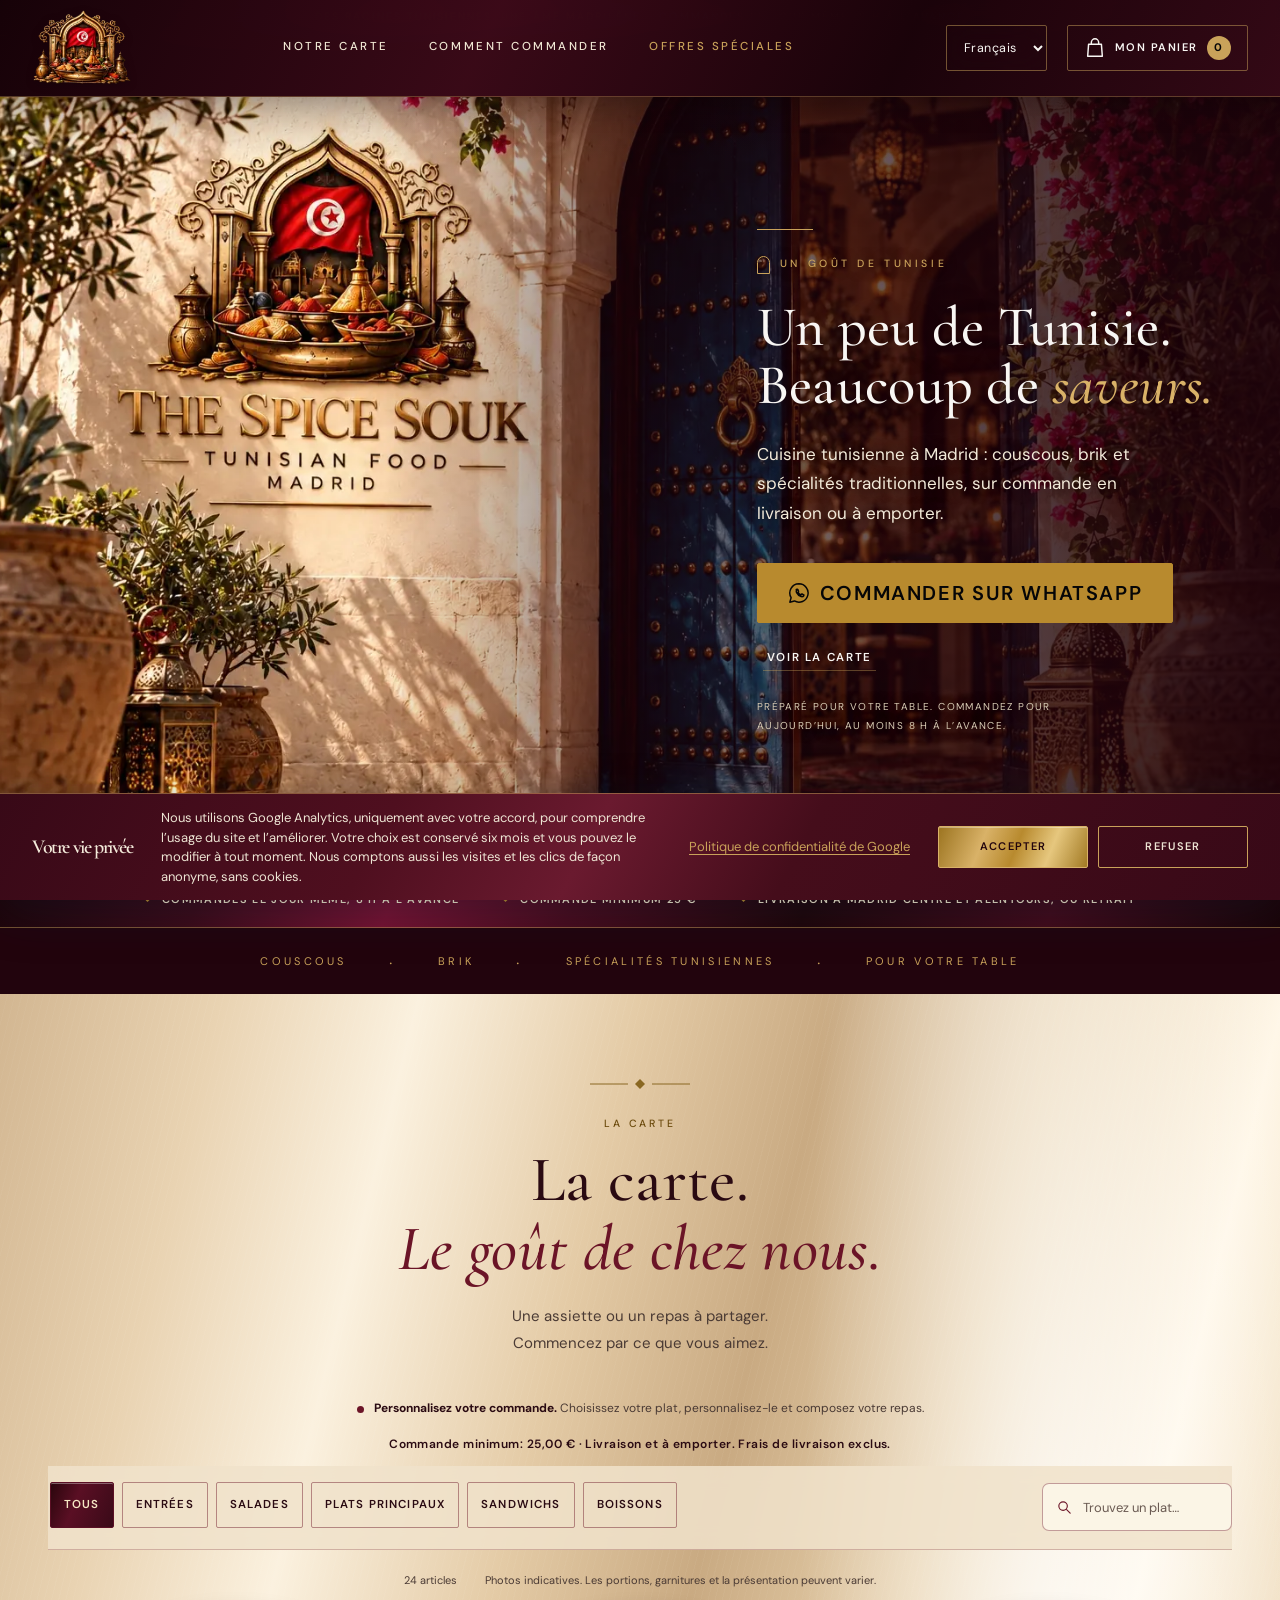
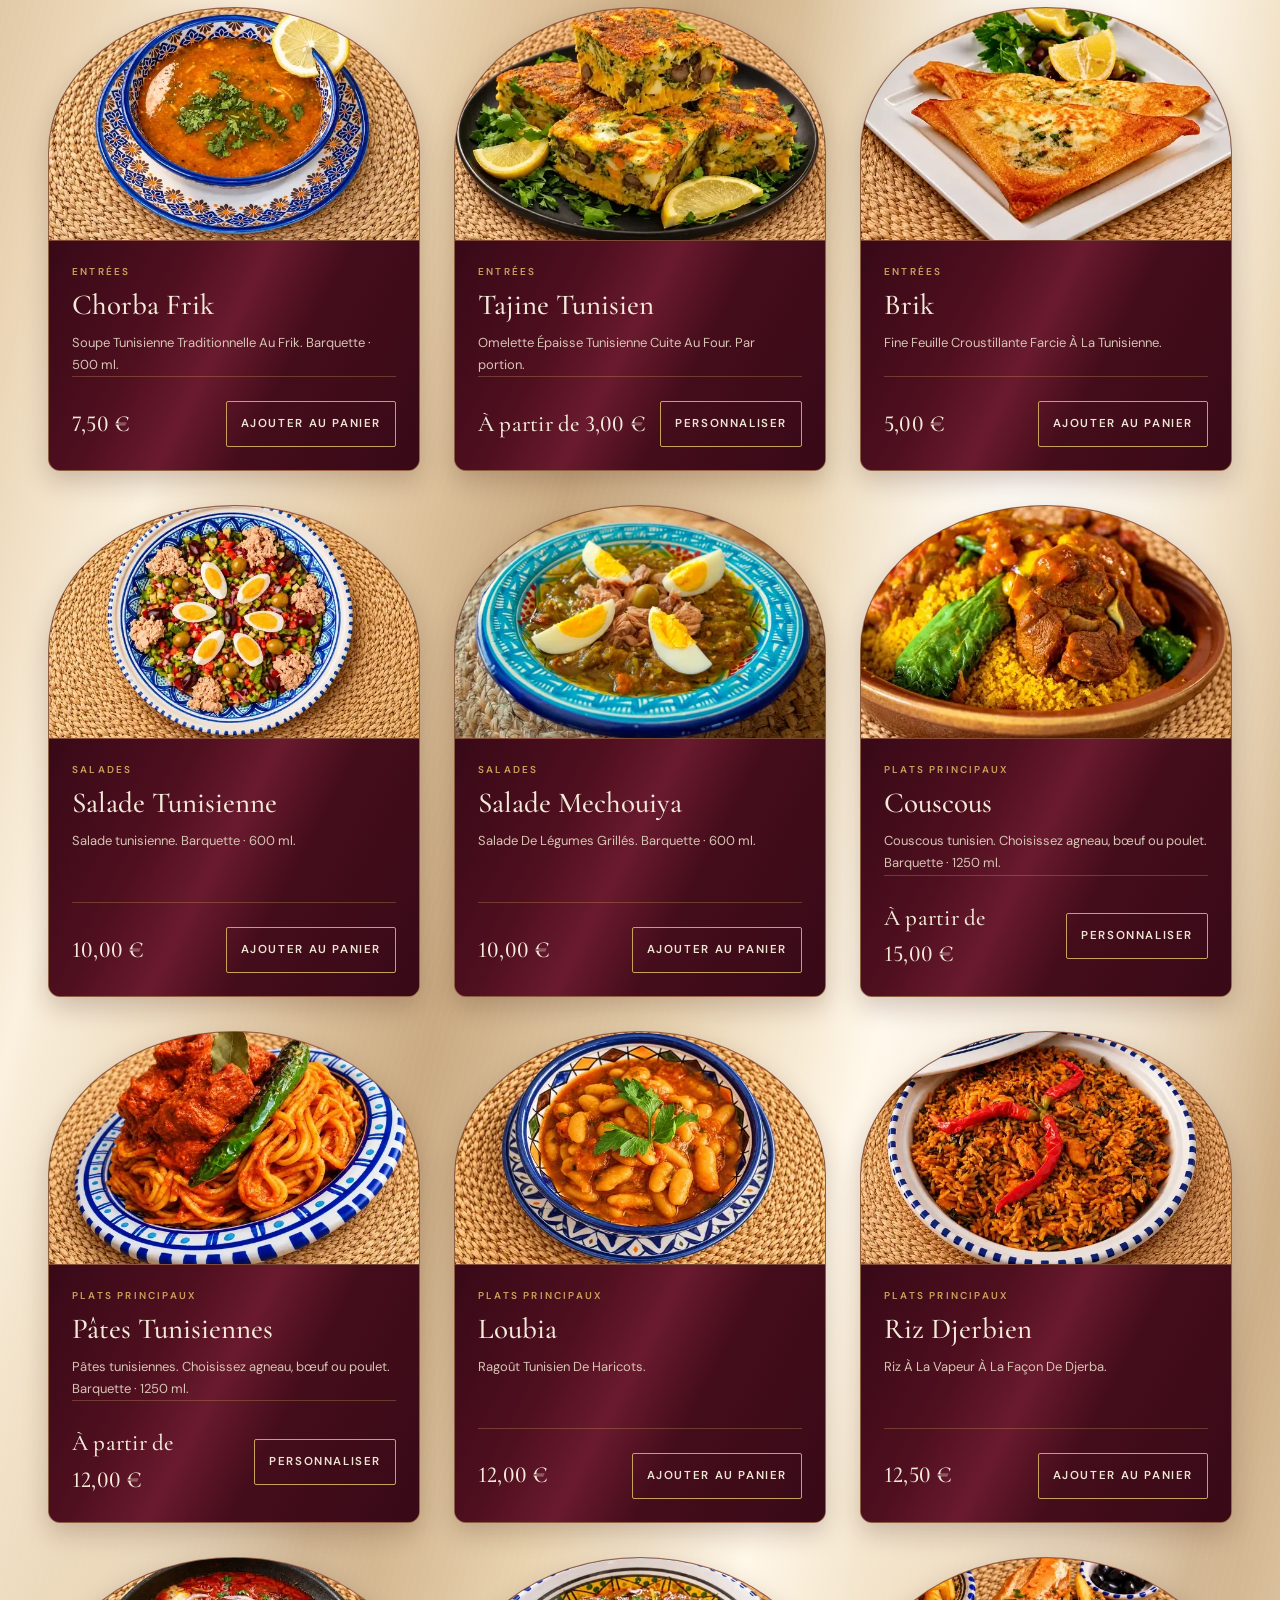
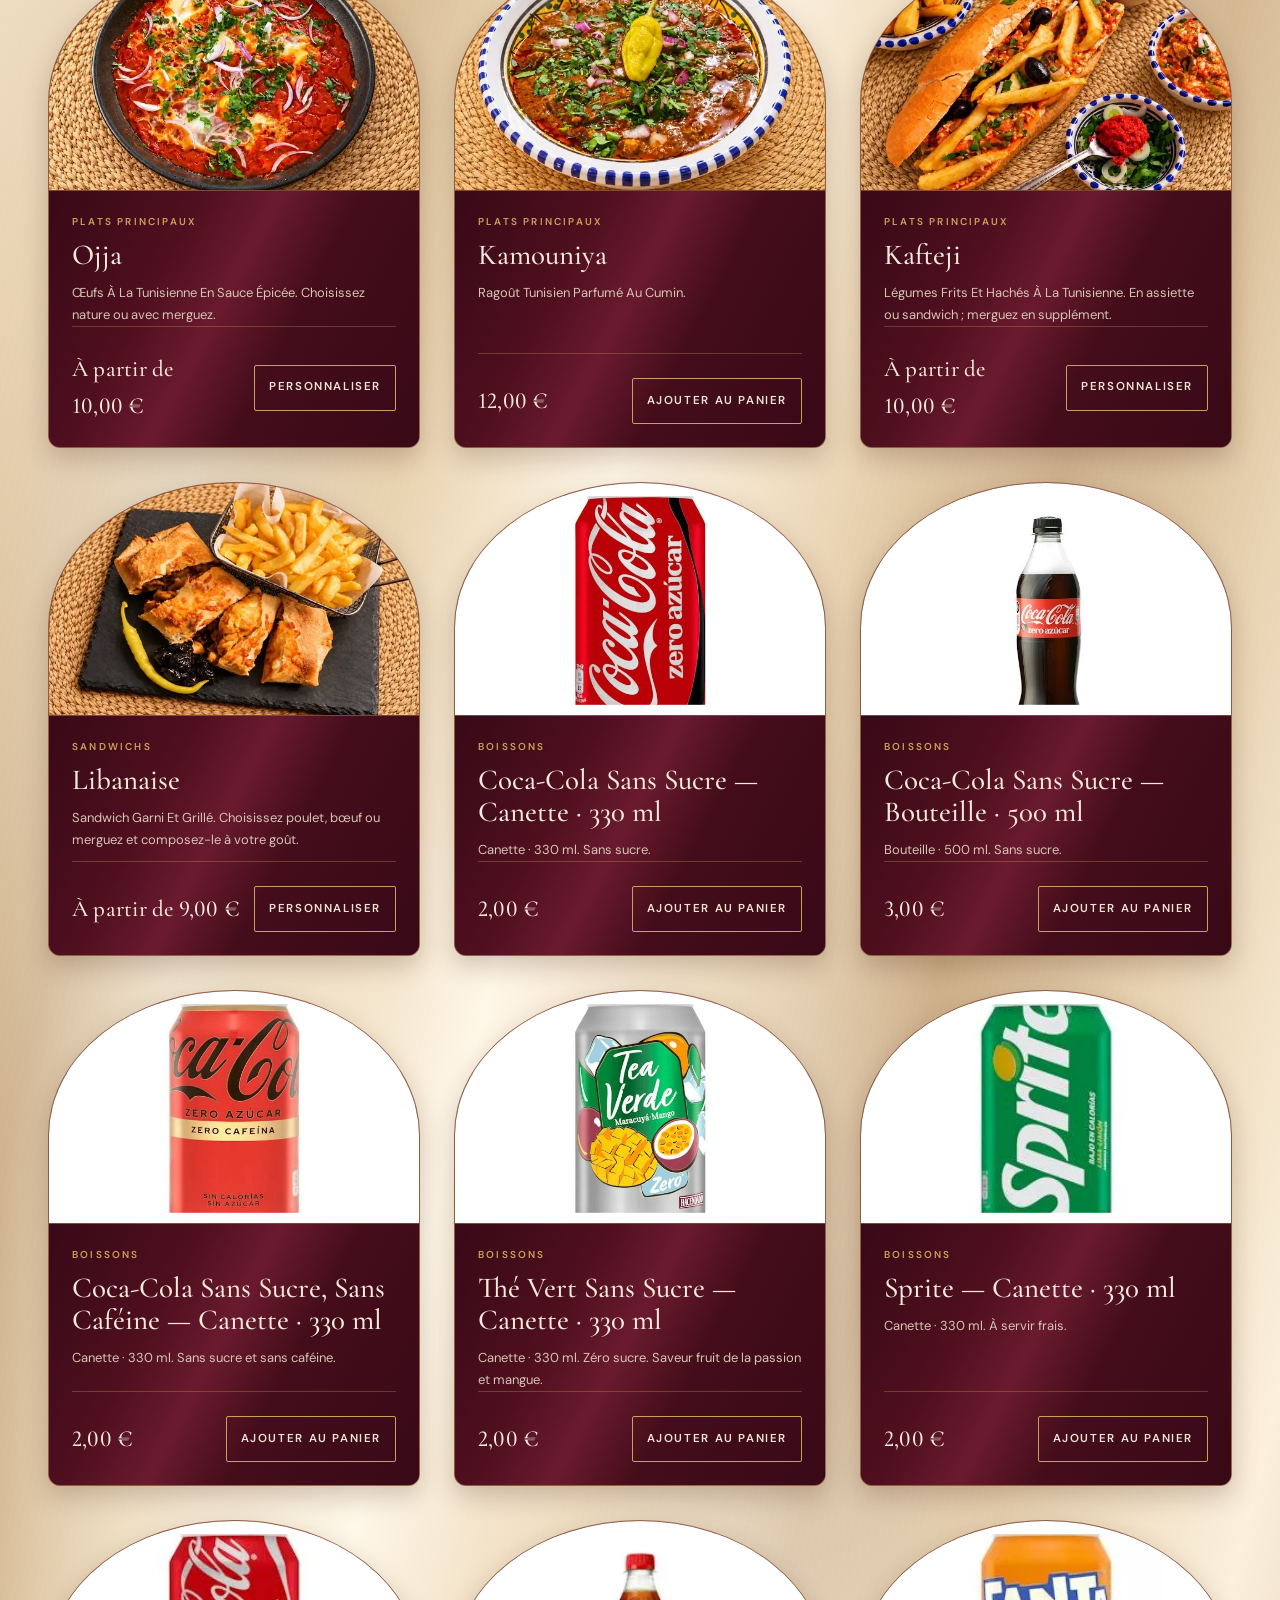
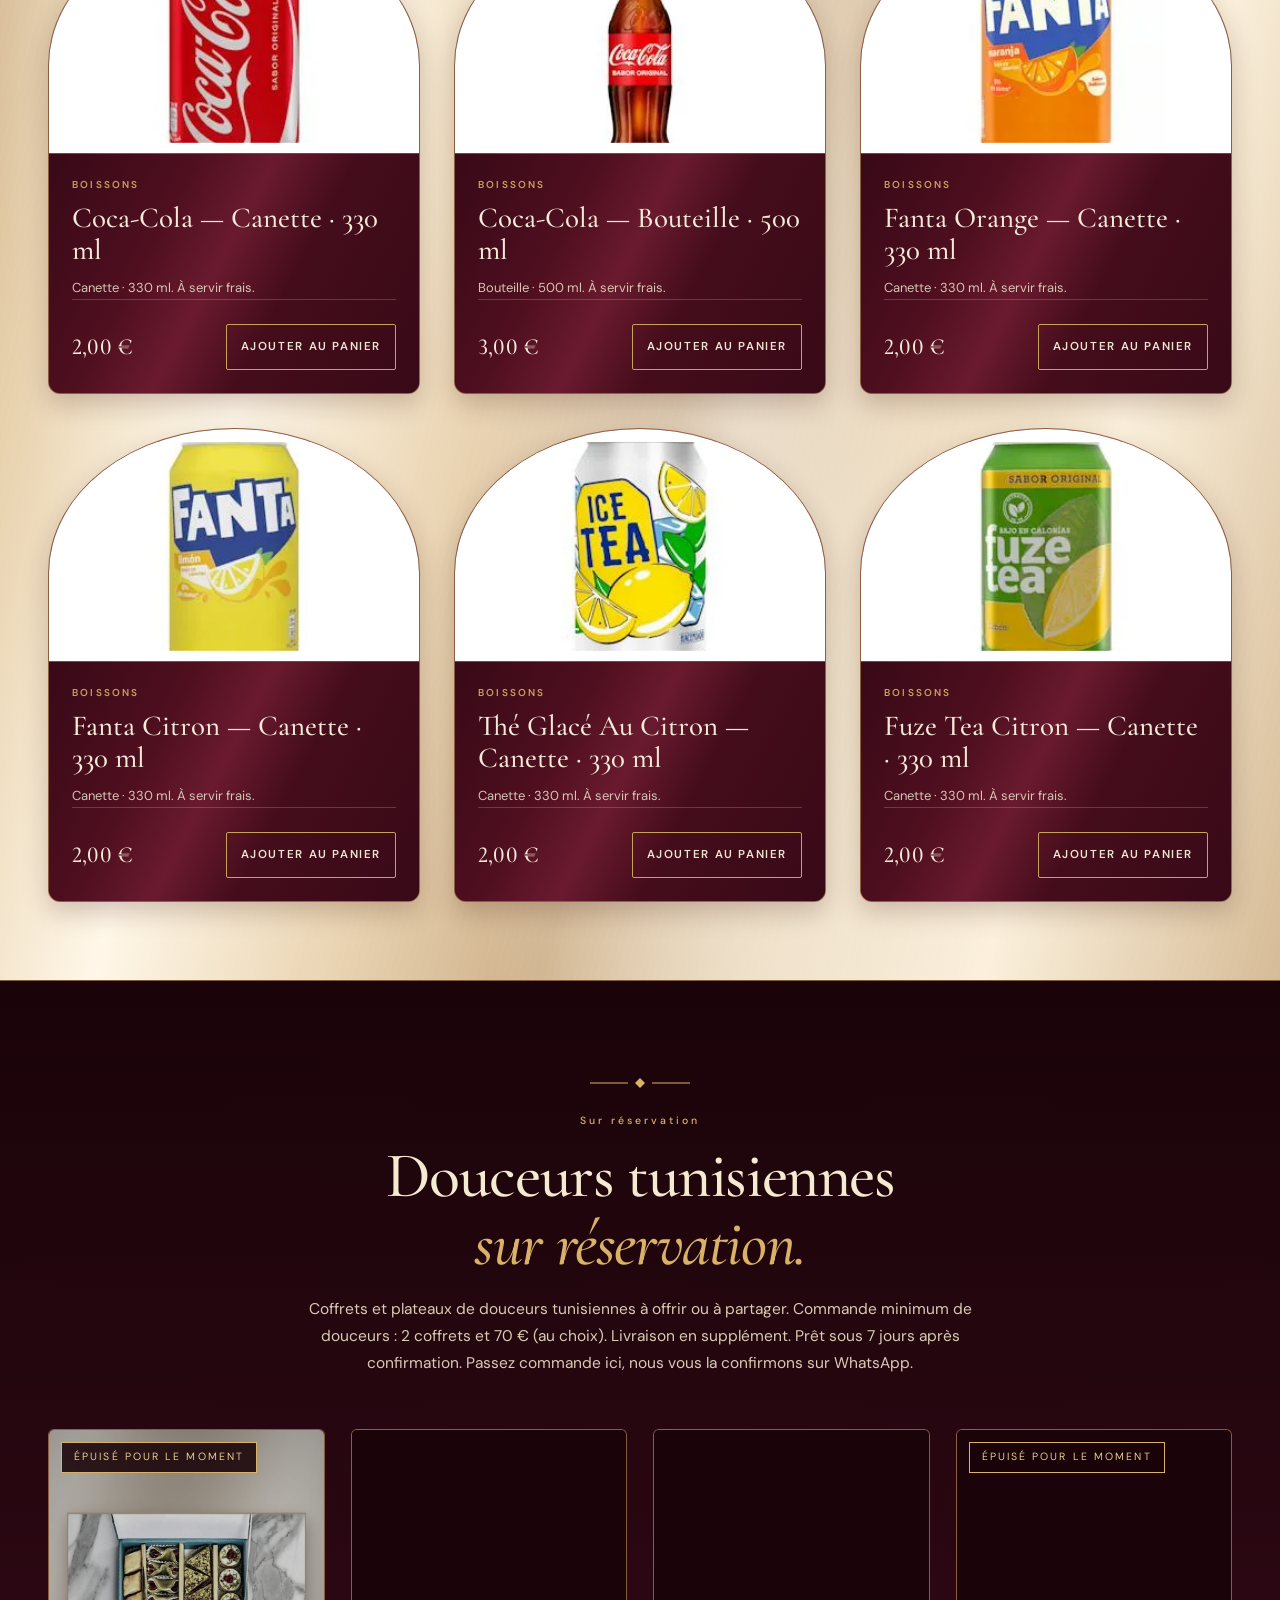
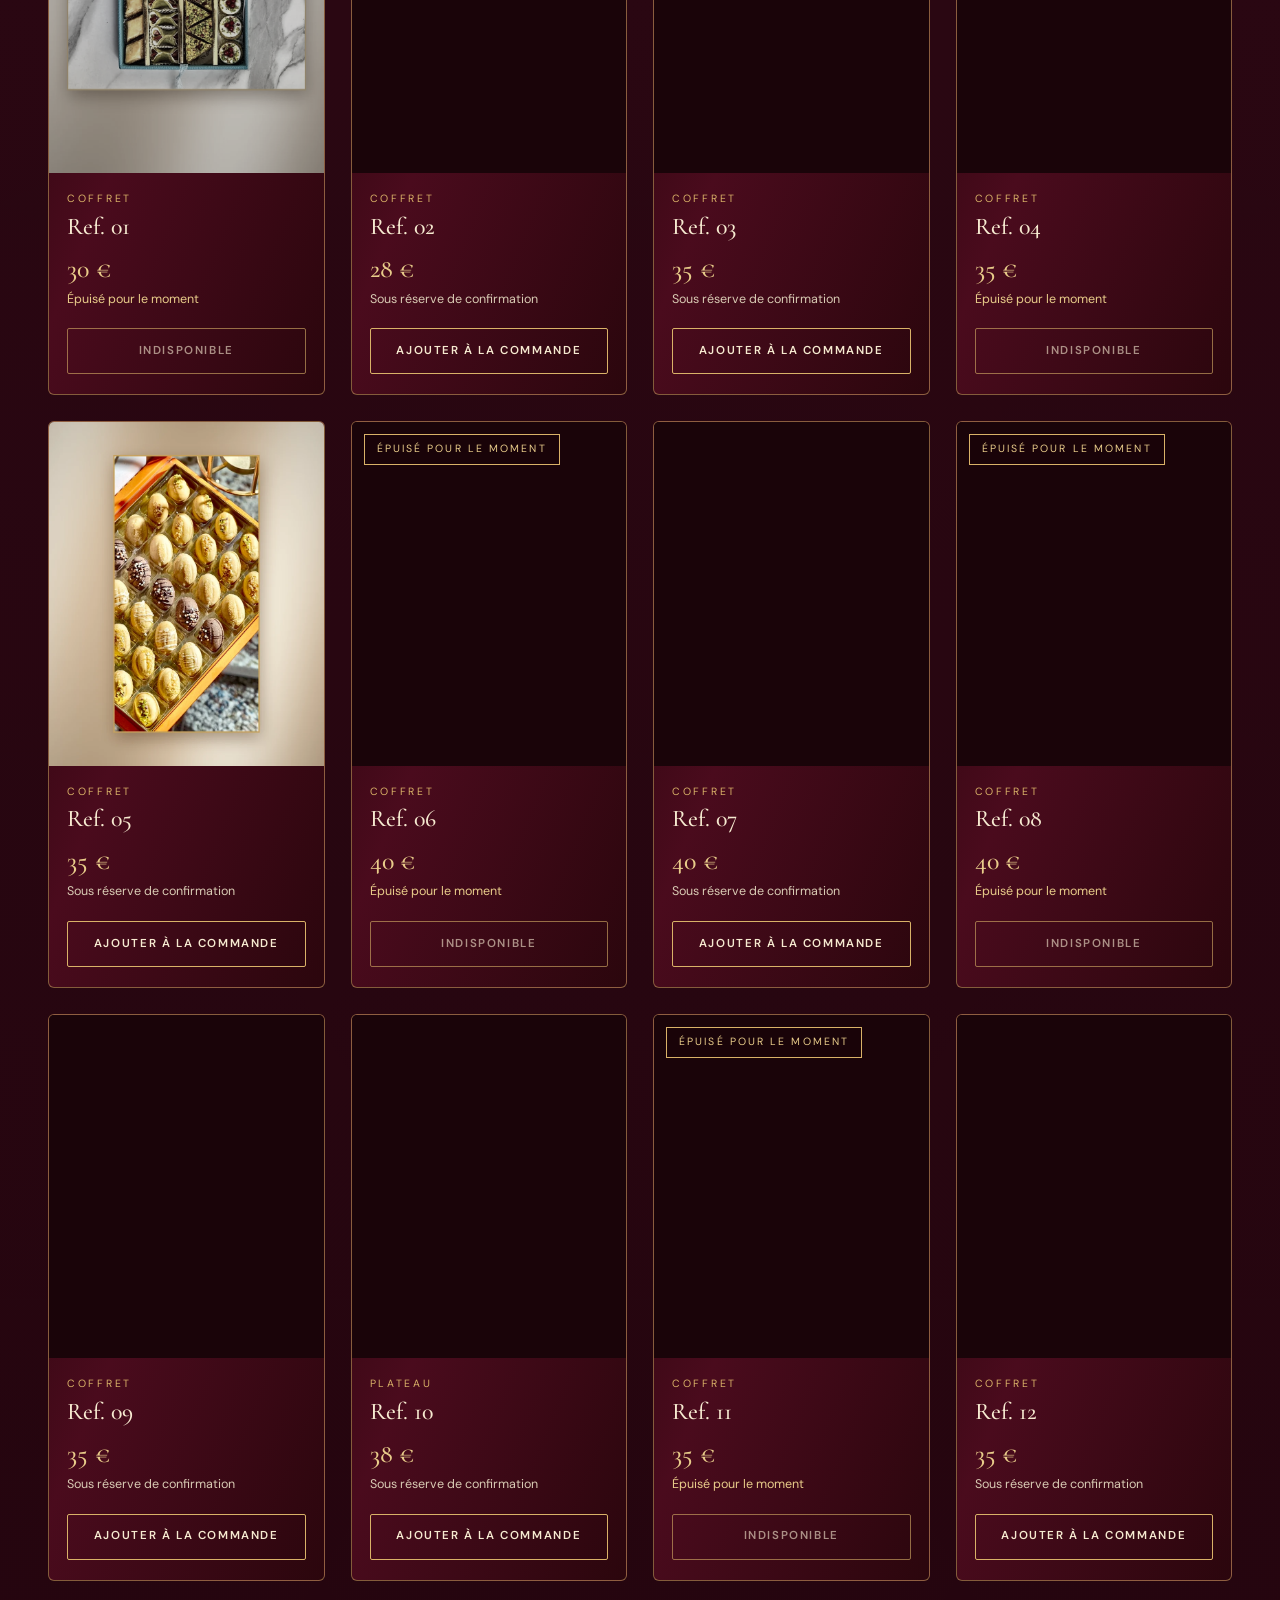
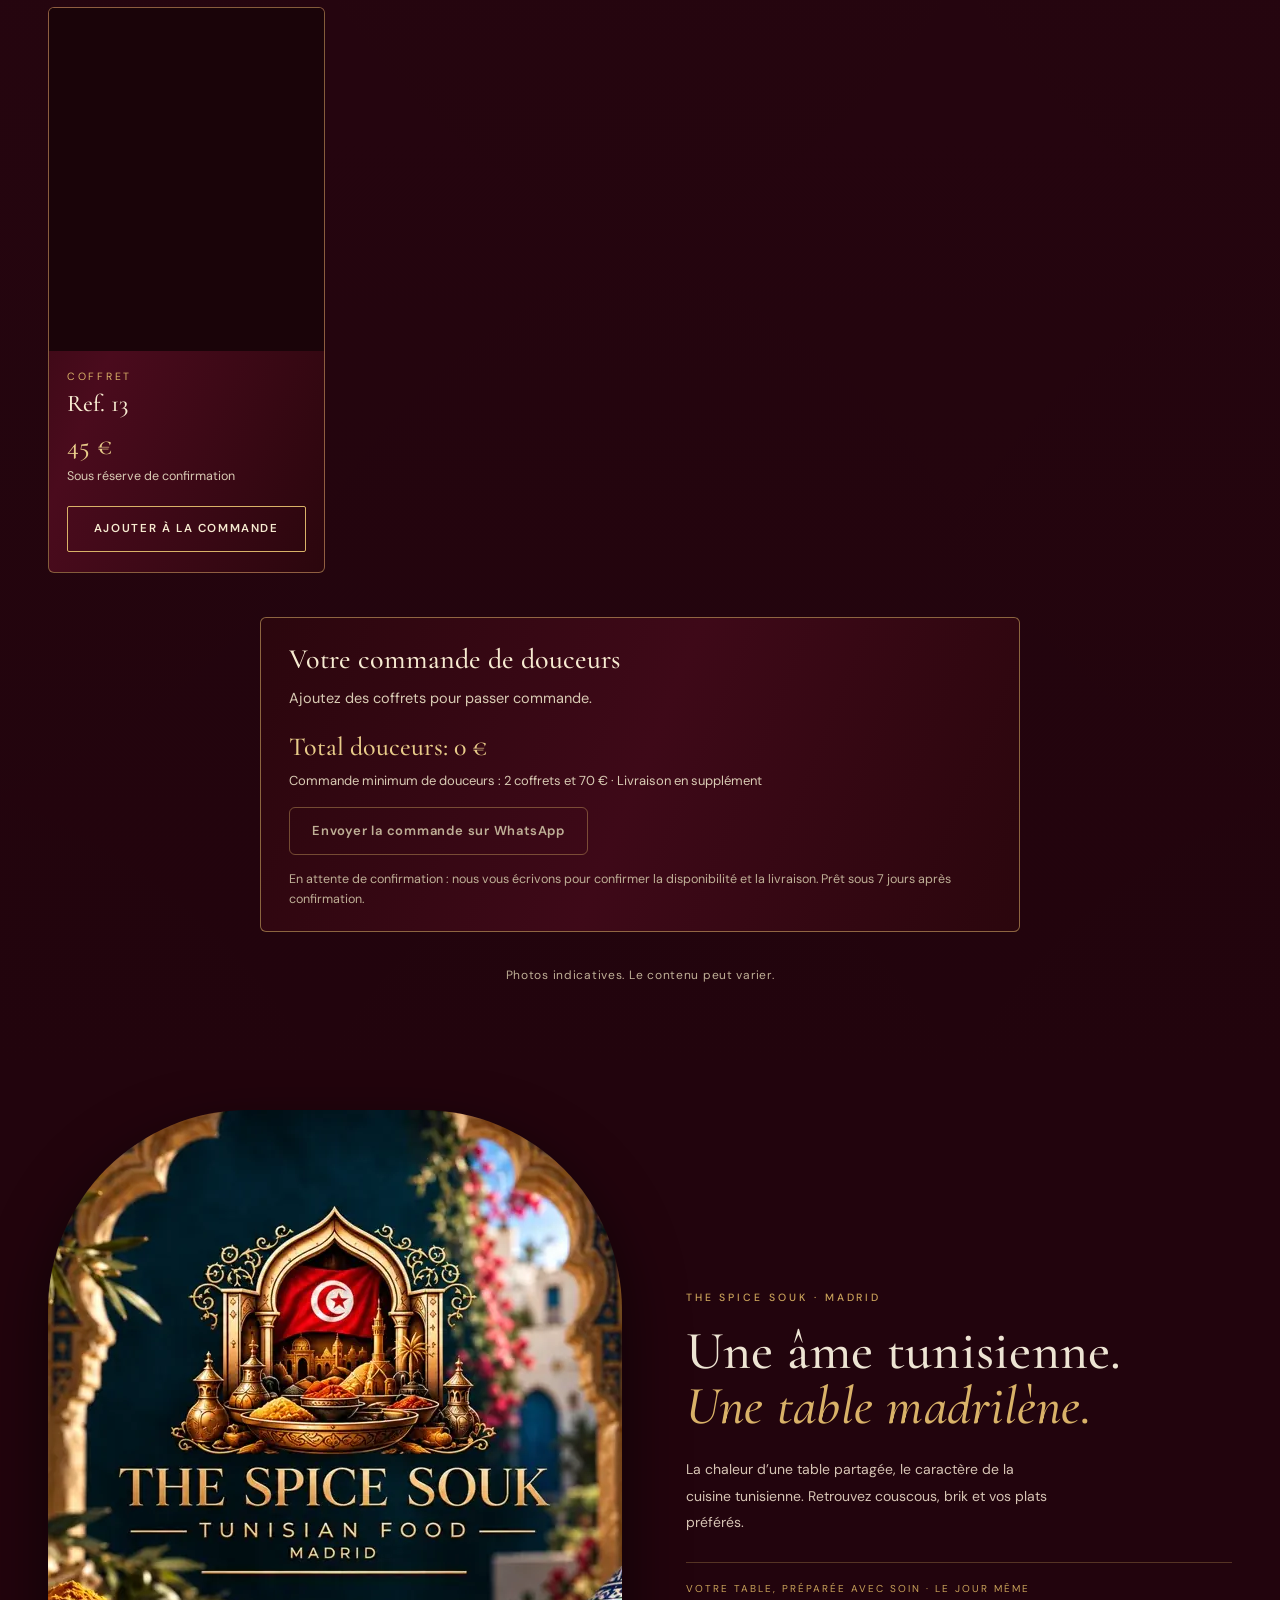
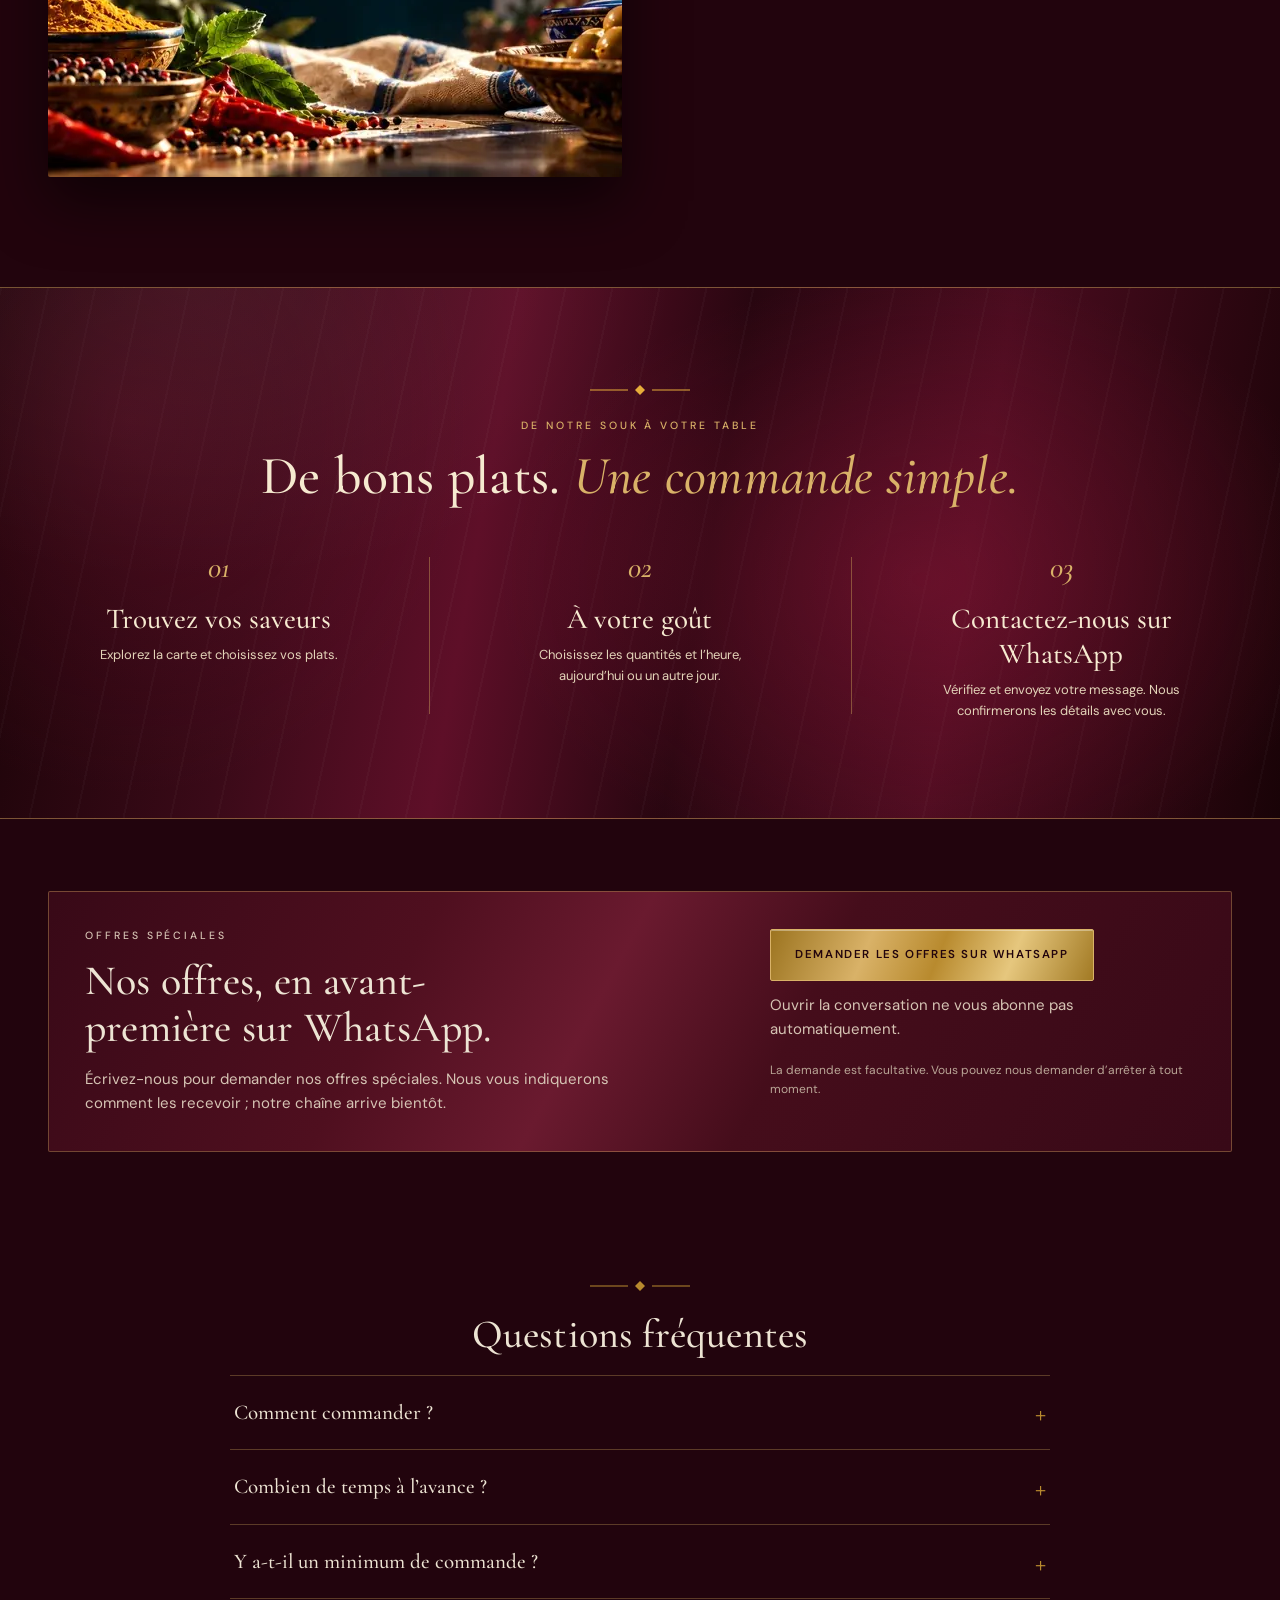
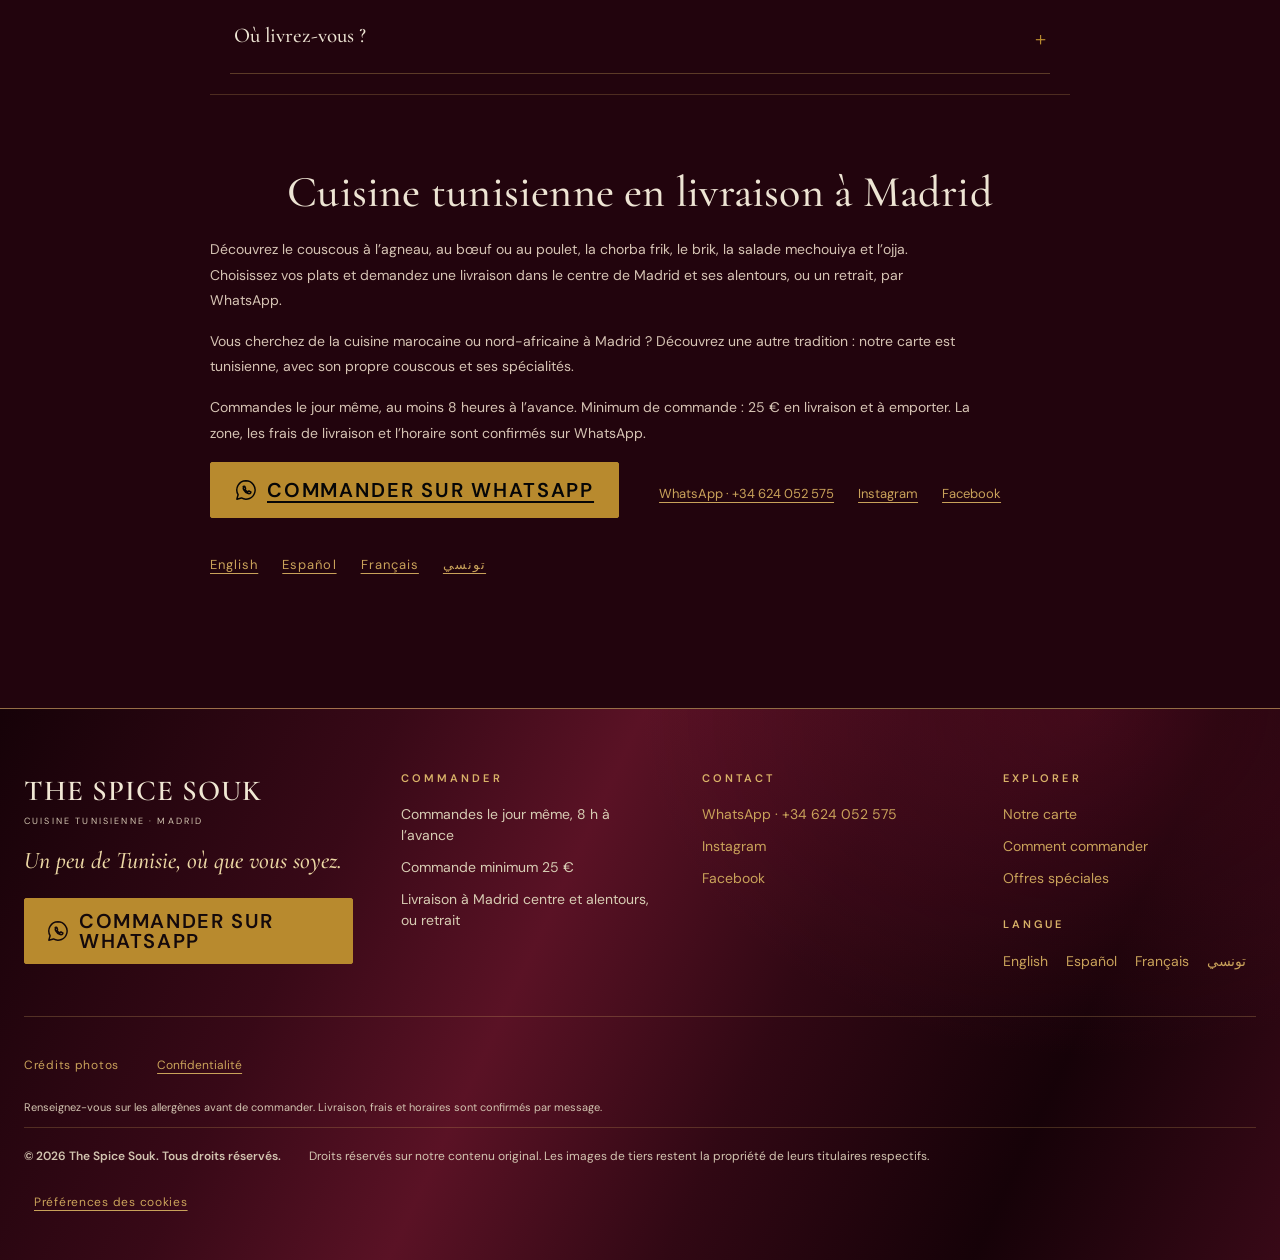
<file: fr/index.html>
<!doctype html>
<html lang="fr" dir="ltr">
<head><base href="/"><script type="module" src="analytics.mjs"></script><link rel="stylesheet" href="analytics.css"><meta name="google-site-verification" content="mG6DJ-9KS-ZO-1WUchXSlvk5TZuZ9e3arLNr8OEJn8c" />
  <meta charset="utf-8"><meta name="viewport" content="width=device-width,initial-scale=1">
  <title>Cuisine tunisienne à Madrid | Couscous, brik et ojja | The Spice Souk</title>
  <meta name="description" content="Cuisine tunisienne maison à Madrid : couscous, brik, ojja et salades. Livraison à Madrid centre et alentours ou retrait. Commandez sur WhatsApp pour aujourd’hui, 8 h à l’avance ; minimum 25 €.">
  <meta name="theme-color" content="#112c39"><meta name="robots" content="index,follow">
  <link rel="canonical" href="https://spicesouk.es/fr/"><link rel="alternate" hreflang="en" href="https://spicesouk.es/en/"><link rel="alternate" hreflang="fr" href="https://spicesouk.es/fr/"><link rel="alternate" hreflang="es" href="https://spicesouk.es/es/"><link rel="alternate" hreflang="ar-TN" href="https://spicesouk.es/tn/"><link rel="alternate" hreflang="x-default" href="https://spicesouk.es/en/">
  <meta property="og:title" content="Cuisine tunisienne à Madrid | Couscous, brik et ojja | The Spice Souk"><meta property="og:description" content="Cuisine tunisienne maison à Madrid : couscous, brik, ojja et salades. Livraison à Madrid centre et alentours ou retrait. Commandez sur WhatsApp pour aujourd’hui, 8 h à l’avance ; minimum 25 €."><meta property="og:type" content="website"><meta property="og:url" content="https://spicesouk.es/fr/"><meta property="og:image" content="https://spicesouk.es/assets/product-woven-couscous.webp"><meta name="twitter:card" content="summary_large_image">
  <link rel="icon" href="assets/favicon.svg" type="image/svg+xml"><link rel="stylesheet" href="style.css"><link rel="stylesheet" href="mejoras.css">
  <link rel="preload" as="font" href="assets/fonts/cormorant.woff2" type="font/woff2" crossorigin><link rel="preload" as="font" href="assets/fonts/dm-sans.woff2" type="font/woff2" crossorigin><link rel="preload" as="image" href="assets/welcome-hero.webp" media="(min-width:641px)"><link rel="preload" as="image" href="assets/welcome-hero-mobile.webp" fetchpriority="high" media="(max-width:640px)"><script type="module" src="app.mjs"></script><script type="module" src="sweets.mjs"></script>
<meta property="og:site_name" content="The Spice Souk"><meta property="og:locale" content="fr_FR"><meta property="og:image:alt" content="Couscous"><meta name="twitter:title" content="Cuisine tunisienne à Madrid | Couscous, brik et ojja | The Spice Souk"><meta name="twitter:description" content="Cuisine tunisienne maison à Madrid : couscous, brik, ojja et salades. Livraison à Madrid centre et alentours ou retrait. Commandez sur WhatsApp pour aujourd’hui, 8 h à l’avance ; minimum 25 €."><meta name="twitter:image" content="https://spicesouk.es/assets/product-woven-couscous.webp"><script type="application/ld+json">{"@context":"https://schema.org","@graph":[{"@type":["FoodEstablishment","Restaurant"],"@id":"https://spicesouk.es/#foodestablishment","name":"The Spice Souk","url":"https://spicesouk.es/fr/","image":"https://spicesouk.es/assets/welcome-hero.webp","logo":"https://spicesouk.es/assets/header-emblem.webp","telephone":"+34624052575","servesCuisine":["Tunisian","Comida tunecina"],"priceRange":"€2–€20","address":{"@type":"PostalAddress","addressLocality":"Madrid","addressRegion":"Comunidad de Madrid","addressCountry":"ES"},"areaServed":{"@type":"City","name":"Madrid"},"hasMenu":{"@id":"https://spicesouk.es/fr/#menu"},"sameAs":["https://www.instagram.com/thespicesoukmadrid/","https://www.facebook.com/TheSpiceSouk/"],"potentialAction":{"@type":"OrderAction","target":{"@type":"EntryPoint","urlTemplate":"https://wa.me/34624052575?text=Bonjour%2C%20je%20viens%20du%20site%20et%20je%20voudrais%20passer%20commande","actionPlatform":["http://schema.org/DesktopWebPlatform","http://schema.org/MobileWebPlatform"]},"deliveryMethod":["http://purl.org/goodrelations/v1#DeliveryModeOwnFleet","http://purl.org/goodrelations/v1#DeliveryModePickUp"]}},{"@type":"FAQPage","@id":"https://spicesouk.es/fr/#faq","inLanguage":"fr","mainEntity":[{"@type":"Question","name":"Comment commander ?","acceptedAnswer":{"@type":"Answer","text":"Choisissez vos plats dans la carte et touchez « Commander sur WhatsApp ». Un message avec votre commande s’ouvre ; relisez-le et envoyez-le. La commande est confirmée dès que nous répondons."}},{"@type":"Question","name":"Combien de temps à l’avance ?","acceptedAnswer":{"@type":"Answer","text":"Vous pouvez commander pour le jour même, au moins 8 heures à l’avance. Tout est préparé sur commande et confirmé sur WhatsApp."}},{"@type":"Question","name":"Y a-t-il un minimum de commande ?","acceptedAnswer":{"@type":"Answer","text":"Oui, 25 € pour la livraison et le retrait. Les frais de livraison ne sont pas inclus."}},{"@type":"Question","name":"Où livrez-vous ?","acceptedAnswer":{"@type":"Answer","text":"À Madrid centre et alentours, ou vous pouvez retirer votre commande. La zone, les frais de livraison et l’heure sont confirmés sur WhatsApp."}}]},{"@type":"Organization","@id":"https://spicesouk.es/#organization","name":"The Spice Souk","url":"https://spicesouk.es","logo":"https://spicesouk.es/assets/header-emblem.webp","telephone":"+34624052575","sameAs":["https://www.instagram.com/thespicesoukmadrid/","https://www.facebook.com/TheSpiceSouk/"],"areaServed":{"@type":"City","name":"Madrid"},"description":"Cuisine tunisienne à Madrid : couscous, brik et spécialités traditionnelles, sur commande en livraison ou à emporter."},{"@type":"WebSite","@id":"https://spicesouk.es/#website","url":"https://spicesouk.es","name":"The Spice Souk","publisher":{"@id":"https://spicesouk.es/#organization"},"inLanguage":["en","es","fr","aeb"]},{"@type":"WebPage","@id":"https://spicesouk.es/fr/","url":"https://spicesouk.es/fr/","name":"Cuisine tunisienne à Madrid | Couscous, brik et ojja | The Spice Souk","description":"Cuisine tunisienne maison à Madrid : couscous, brik, ojja et salades. Livraison à Madrid centre et alentours ou retrait. Commandez sur WhatsApp pour aujourd’hui, 8 h à l’avance ; minimum 25 €.","inLanguage":"fr","isPartOf":{"@id":"https://spicesouk.es/#website"},"mainEntity":{"@id":"https://spicesouk.es/fr/#menu"}},{"@type":"Menu","@id":"https://spicesouk.es/fr/#menu","name":"Notre carte","url":"https://spicesouk.es/fr/#menu","inLanguage":"fr","hasMenuSection":[{"@type":"MenuSection","name":"Entrées","hasMenuItem":[{"@type":"MenuItem","name":"Chorba Frik","description":"Soupe Tunisienne Traditionnelle Au Frik. Barquette · 500 ml.","image":"https://spicesouk.es/assets/product-woven-chorba-frik.webp","offers":[{"@type":"Offer","name":"Chorba Frik","price":"7.50","priceCurrency":"EUR","availability":"https://schema.org/InStock"}]},{"@type":"MenuItem","name":"Tajine Tunisien","description":"Omelette Épaisse Tunisienne Cuite Au Four. Par portion.","image":"https://spicesouk.es/assets/product-woven-tajin.webp","offers":[{"@type":"Offer","name":"Poulet","price":"5.00","priceCurrency":"EUR","availability":"https://schema.org/InStock"},{"@type":"Offer","name":"Thon","price":"3.00","priceCurrency":"EUR","availability":"https://schema.org/InStock"}]},{"@type":"MenuItem","name":"Brik","description":"Fine Feuille Croustillante Farcie À La Tunisienne.","image":"https://spicesouk.es/assets/product-woven-brik.webp","offers":[{"@type":"Offer","name":"Brik","price":"5.00","priceCurrency":"EUR","availability":"https://schema.org/InStock"}]}]},{"@type":"MenuSection","name":"Salades","hasMenuItem":[{"@type":"MenuItem","name":"Salade Tunisienne","description":"Salade tunisienne. Barquette · 600 ml.","image":"https://spicesouk.es/assets/product-woven-salad.webp","offers":[{"@type":"Offer","name":"Salade Tunisienne","price":"10.00","priceCurrency":"EUR","availability":"https://schema.org/InStock"}]},{"@type":"MenuItem","name":"Salade Mechouiya","description":"Salade De Légumes Grillés. Barquette · 600 ml.","image":"https://spicesouk.es/assets/product-woven-mechouiya.webp","offers":[{"@type":"Offer","name":"Salade Mechouiya","price":"10.00","priceCurrency":"EUR","availability":"https://schema.org/InStock"}]}]},{"@type":"MenuSection","name":"Plats Principaux","hasMenuItem":[{"@type":"MenuItem","name":"Couscous","description":"Couscous tunisien. Choisissez agneau, bœuf ou poulet. Barquette · 1250 ml.","image":"https://spicesouk.es/assets/product-woven-couscous.webp","offers":[{"@type":"Offer","name":"Agneau","price":"20.00","priceCurrency":"EUR","availability":"https://schema.org/InStock"},{"@type":"Offer","name":"Bœuf","price":"18.00","priceCurrency":"EUR","availability":"https://schema.org/InStock"},{"@type":"Offer","name":"Poulet","price":"15.00","priceCurrency":"EUR","availability":"https://schema.org/InStock"}]},{"@type":"MenuItem","name":"Pâtes Tunisiennes","description":"Pâtes tunisiennes. Choisissez agneau, bœuf ou poulet. Barquette · 1250 ml.","image":"https://spicesouk.es/assets/product-woven-pasta.webp","offers":[{"@type":"Offer","name":"Agneau","price":"15.00","priceCurrency":"EUR","availability":"https://schema.org/InStock"},{"@type":"Offer","name":"Bœuf","price":"13.00","priceCurrency":"EUR","availability":"https://schema.org/InStock"},{"@type":"Offer","name":"Poulet","price":"12.00","priceCurrency":"EUR","availability":"https://schema.org/InStock"}]},{"@type":"MenuItem","name":"Loubia","description":"Ragoût Tunisien De Haricots.","image":"https://spicesouk.es/assets/product-woven-loubia.webp","offers":[{"@type":"Offer","name":"Loubia","price":"12.00","priceCurrency":"EUR","availability":"https://schema.org/InStock"}]},{"@type":"MenuItem","name":"Riz Djerbien","description":"Riz À La Vapeur À La Façon De Djerba.","image":"https://spicesouk.es/assets/product-woven-riz-djerbien.webp","offers":[{"@type":"Offer","name":"Riz Djerbien","price":"12.50","priceCurrency":"EUR","availability":"https://schema.org/InStock"}]},{"@type":"MenuItem","name":"Ojja","description":"Œufs À La Tunisienne En Sauce Épicée. Choisissez nature ou avec merguez.","image":"https://spicesouk.es/assets/product-woven-ojja.webp","offers":[{"@type":"Offer","name":"Nature","price":"10.00","priceCurrency":"EUR","availability":"https://schema.org/InStock"},{"@type":"Offer","name":"Avec Merguez","price":"12.50","priceCurrency":"EUR","availability":"https://schema.org/InStock"}]},{"@type":"MenuItem","name":"Kamouniya","description":"Ragoût Tunisien Parfumé Au Cumin.","image":"https://spicesouk.es/assets/product-woven-kamouniya.webp","offers":[{"@type":"Offer","name":"Kamouniya","price":"12.00","priceCurrency":"EUR","availability":"https://schema.org/InStock"}]},{"@type":"MenuItem","name":"Kafteji","description":"Légumes Frits Et Hachés À La Tunisienne. En assiette ou sandwich ; merguez en supplément.","image":"https://spicesouk.es/assets/product-woven-kafteji-sandwich.webp","offers":[{"@type":"Offer","name":"Sandwich","price":"10.00","priceCurrency":"EUR","availability":"https://schema.org/InStock"},{"@type":"Offer","name":"Assiette","price":"10.00","priceCurrency":"EUR","availability":"https://schema.org/InStock"}]}]},{"@type":"MenuSection","name":"Sandwichs","hasMenuItem":[{"@type":"MenuItem","name":"Libanaise","description":"Sandwich Garni Et Grillé. Choisissez poulet, bœuf ou merguez et composez-le à votre goût.","image":"https://spicesouk.es/assets/product-woven-libanaise.webp","offers":[{"@type":"Offer","name":"Poulet","price":"9.00","priceCurrency":"EUR","availability":"https://schema.org/InStock"},{"@type":"Offer","name":"Bœuf","price":"11.00","priceCurrency":"EUR","availability":"https://schema.org/InStock"},{"@type":"Offer","name":"Merguez","price":"11.00","priceCurrency":"EUR","availability":"https://schema.org/InStock"}]}]},{"@type":"MenuSection","name":"Boissons","hasMenuItem":[{"@type":"MenuItem","name":"Coca-Cola Sans Sucre — Canette · 330 ml","description":"Canette · 330 ml. Sans sucre.","image":"https://spicesouk.es/assets/coca-cola-zero-can.webp","offers":[{"@type":"Offer","name":"Coca-Cola Sans Sucre — Canette · 330 ml","price":"2.00","priceCurrency":"EUR","availability":"https://schema.org/InStock"}]},{"@type":"MenuItem","name":"Coca-Cola Sans Sucre — Bouteille · 500 ml","description":"Bouteille · 500 ml. Sans sucre.","image":"https://spicesouk.es/assets/coca-cola-zero-500.webp","offers":[{"@type":"Offer","name":"Coca-Cola Sans Sucre — Bouteille · 500 ml","price":"3.00","priceCurrency":"EUR","availability":"https://schema.org/InStock"}]},{"@type":"MenuItem","name":"Coca-Cola Sans Sucre, Sans Caféine — Canette · 330 ml","description":"Canette · 330 ml. Sans sucre et sans caféine.","image":"https://spicesouk.es/assets/coca-cola-zero-caffeine-free-can.webp","offers":[{"@type":"Offer","name":"Coca-Cola Sans Sucre, Sans Caféine — Canette · 330 ml","price":"2.00","priceCurrency":"EUR","availability":"https://schema.org/InStock"}]},{"@type":"MenuItem","name":"Thé Vert Sans Sucre — Canette · 330 ml","description":"Canette · 330 ml. Zero sugar. Passion fruit and mango flavour.","image":"https://spicesouk.es/assets/iced-tea-green-zero-can.webp","offers":[{"@type":"Offer","name":"Thé Vert Sans Sucre — Canette · 330 ml","price":"2.00","priceCurrency":"EUR","availability":"https://schema.org/InStock"}]},{"@type":"MenuItem","name":"Sprite — Canette · 330 ml","description":"Canette · 330 ml. À servir frais.","image":"https://spicesouk.es/assets/sprite-can.webp","offers":[{"@type":"Offer","name":"Sprite — Canette · 330 ml","price":"2.00","priceCurrency":"EUR","availability":"https://schema.org/InStock"}]},{"@type":"MenuItem","name":"Coca-Cola — Canette · 330 ml","description":"Canette · 330 ml. À servir frais.","image":"https://spicesouk.es/assets/coca-cola-can.webp","offers":[{"@type":"Offer","name":"Coca-Cola — Canette · 330 ml","price":"2.00","priceCurrency":"EUR","availability":"https://schema.org/InStock"}]},{"@type":"MenuItem","name":"Coca-Cola — Bouteille · 500 ml","description":"Bouteille · 500 ml. À servir frais.","image":"https://spicesouk.es/assets/coca-cola-500.webp","offers":[{"@type":"Offer","name":"Coca-Cola — Bouteille · 500 ml","price":"3.00","priceCurrency":"EUR","availability":"https://schema.org/InStock"}]},{"@type":"MenuItem","name":"Fanta Orange — Canette · 330 ml","description":"Canette · 330 ml. À servir frais.","image":"https://spicesouk.es/assets/fanta-orange-can.webp","offers":[{"@type":"Offer","name":"Fanta Orange — Canette · 330 ml","price":"2.00","priceCurrency":"EUR","availability":"https://schema.org/InStock"}]},{"@type":"MenuItem","name":"Fanta Citron — Canette · 330 ml","description":"Canette · 330 ml. À servir frais.","image":"https://spicesouk.es/assets/fanta-lemon-can.webp","offers":[{"@type":"Offer","name":"Fanta Citron — Canette · 330 ml","price":"2.00","priceCurrency":"EUR","availability":"https://schema.org/InStock"}]},{"@type":"MenuItem","name":"Thé Glacé Au Citron — Canette · 330 ml","description":"Canette · 330 ml. À servir frais.","image":"https://spicesouk.es/assets/iced-tea-lemon-can.webp","offers":[{"@type":"Offer","name":"Thé Glacé Au Citron — Canette · 330 ml","price":"2.00","priceCurrency":"EUR","availability":"https://schema.org/InStock"}]},{"@type":"MenuItem","name":"Fuze Tea Citron — Canette · 330 ml","description":"Canette · 330 ml. À servir frais.","image":"https://spicesouk.es/assets/fuze-tea-can.webp","offers":[{"@type":"Offer","name":"Fuze Tea Citron — Canette · 330 ml","price":"2.00","priceCurrency":"EUR","availability":"https://schema.org/InStock"}]}]}]}]}</script></head>
<body>
  <a class="skip" href="/fr/#menu">Aller à la carte</a>
  <div class="announcement">Des racines tunisiennes. Une âme madrilène. · Commandes le jour même, 8 h à l’avance</div>
  <div class="header-shell"><header class="site-header wrap">
    <a href="/fr/#" class="wordmark"><img class="header-emblem" src="assets/header-emblem.webp" srcset="assets/header-emblem-mobile.webp 160w, assets/header-emblem.webp 384w" sizes="(max-width:640px) 64px, 120px" alt="The Spice Souk" width="384" height="298" fetchpriority="high"></a>
    <nav aria-label="Main navigation"><a href="/fr/#menu">Notre carte</a><a class="how-link" href="/fr/#how">Comment commander</a><a class="offers-nav-link" href="/fr/#offers">OFFRES SPÉCIALES</a></nav>
    <button class="bag-button" data-open-cart aria-label="My bag 0 — open bag, 0 items"><svg viewBox="0 0 24 24" aria-hidden="true"><path d="M5 8h14l1 13H4L5 8Zm3 0V6a4 4 0 0 1 8 0v2"/></svg><span>Mon panier </span><span class="count" data-count>0</span></button>
  </header></div>
  <main>
    <div class="hero-band welcome-hero"><section class="hero wrap" aria-labelledby="hero-title">
      <div class="hero-copy"><p class="eyebrow"><span class="tiny-arch" aria-hidden="true"></span> UN GOÛT DE TUNISIE</p><h1 id="hero-title">Un peu de Tunisie.<br>Beaucoup de <em>saveurs.</em></h1><p class="hero-description">Cuisine tunisienne à Madrid : couscous, brik et spécialités traditionnelles, sur commande en livraison ou à emporter.</p><div class="hero-actions"><a class="primary wa-cta " href="https://wa.me/34624052575?text=Bonjour%2C%20je%20viens%20du%20site%20et%20je%20voudrais%20passer%20commande" target="_blank" rel="noopener noreferrer"><svg viewBox="0 0 24 24" aria-hidden="true" width="20" height="20" fill="currentColor"><path d="M12 2a10 10 0 0 0-8.6 15.1L2 22l5-1.3A10 10 0 1 0 12 2Zm-3 6.2c.2-.3.5-.3.7-.3h.5c.2 0 .4 0 .5.4l.8 1.900c0 .2 0 .3-.1.500l-.5.600c.7 1.300 1.700 2.200 3.100 2.800l.7-.9c.2-.2.300-.2.600-.1l1.800.9c.2.100.3.100.3.300 0 .600-.4 1.200-1 1.500-.5.300-1.200.3-2 .1-2.500-.8-4.200-2.700-5-4.300-.4-.8-.6-1.600-.1-2.300Z"/></svg><span>Commander sur WhatsApp</span></a><a class="ghost-link" href="/fr/#menu">Voir la carte</a></div><p class="hero-footnote">Préparé pour votre table. Commandez pour aujourd’hui, au moins 8 h à l’avance.</p></div>
    </section></div>
    <ul class="order-facts" aria-label="Conditions de commande"><li>Commandes le jour même, 8 h à l’avance</li><li>Commande minimum 25 €</li><li>Livraison à Madrid centre et alentours, ou retrait</li></ul>
    <div class="flavour-strip" aria-hidden="true"><span>COUSCOUS</span><i>·</i><span>BRIK</span><i>·</i><span>SPÉCIALITÉS TUNISIENNES</span><i>·</i><span>POUR VOTRE TABLE</span></div>
    <section class="catalogue wrap" id="menu" aria-labelledby="menu-title">
      <div class="section-heading"><div><p class="eyebrow">LA CARTE</p><h2 id="menu-title">La carte.<br><em>Le goût de chez nous.</em></h2></div><p>Une assiette ou un repas à partager.<br>Commencez par ce que vous aimez.</p></div>
      <div id="launch-notice" class="launch-notice"><span class="status-dot" aria-hidden="true"></span><p><strong>Personnalisez votre commande.</strong> Choisissez votre plat, personnalisez-le et composez votre repas.</p></div>
      <div class="menu-tools"><div class="categories" id="categories" role="group" aria-label="Filter by category"></div><label class="search"><svg viewBox="0 0 24 24" aria-hidden="true"><circle cx="10" cy="10" r="6"/><path d="m15 15 5 5"/></svg><span class="sr-only">Rechercher un plat</span><input id="search" type="search" placeholder="Find a dish…" maxlength="80"></label></div>
      <p class="menu-caption"><span id="result-count"></span><span>Photos indicatives. Les portions, garnitures et la présentation peuvent varier.</span></p>
      <div class="menu-view-switch" role="group" aria-label="Menu view"><button type="button" data-menu-view="grid" aria-pressed="true" aria-controls="food-grid">Grille</button><button type="button" data-menu-view="list" aria-pressed="false" aria-controls="food-grid">Liste</button></div>
      <div class="products-browser">
        <nav class="product-navigation" aria-label="Navigate products"><button type="button" data-products-jump="start" aria-label="Aller au début de la carte" title="Aller au début de la carte" aria-controls="food-grid">Début</button><button type="button" data-products-jump="end" aria-label="Aller à la fin de la carte" title="Aller à la fin de la carte" aria-controls="food-grid">Fin</button></nav>
        <div class="food-grid" id="food-grid" data-view="grid"><article class="food-card"><div class="card-photo supplied-photo"><img src="assets/product-woven-chorba-frik-card.webp" alt="Chorba Frik" width="700" height="480" loading="lazy"></div><div class="card-content"><p class="card-category">Entrées</p><h3>Chorba Frik</h3><p>Soupe Tunisienne Traditionnelle Au Frik. Barquette · 500 ml.</p><div class="card-bottom"><span class="card-price">7,50 €</span><button type="button" class="add-button" disabled>Ajouter au panier</button></div></div></article><article class="food-card"><div class="card-photo supplied-photo"><img src="assets/product-woven-tajin-card.webp" alt="Tajine Tunisien" width="700" height="480" loading="lazy"></div><div class="card-content"><p class="card-category">Entrées</p><h3>Tajine Tunisien</h3><p>Omelette Épaisse Tunisienne Cuite Au Four. Par portion.</p><div class="card-bottom"><span class="card-price">À partir de 3,00 €</span><button type="button" class="add-button" disabled>Personnaliser</button></div></div></article><article class="food-card"><div class="card-photo supplied-photo"><img src="assets/product-woven-brik-card.webp" alt="Brik" width="700" height="480" loading="lazy"></div><div class="card-content"><p class="card-category">Entrées</p><h3>Brik</h3><p>Fine Feuille Croustillante Farcie À La Tunisienne.</p><div class="card-bottom"><span class="card-price">5,00 €</span><button type="button" class="add-button" disabled>Ajouter au panier</button></div></div></article><article class="food-card"><div class="card-photo supplied-photo"><img src="assets/product-woven-salad-card.webp" alt="Salade Tunisienne" width="700" height="480" loading="lazy"></div><div class="card-content"><p class="card-category">Salades</p><h3>Salade Tunisienne</h3><p>Salade tunisienne. Barquette · 600 ml.</p><div class="card-bottom"><span class="card-price">10,00 €</span><button type="button" class="add-button" disabled>Ajouter au panier</button></div></div></article><article class="food-card"><div class="card-photo supplied-photo"><img src="assets/product-woven-mechouiya-card.webp" alt="Salade Mechouiya" width="700" height="480" loading="lazy"></div><div class="card-content"><p class="card-category">Salades</p><h3>Salade Mechouiya</h3><p>Salade De Légumes Grillés. Barquette · 600 ml.</p><div class="card-bottom"><span class="card-price">10,00 €</span><button type="button" class="add-button" disabled>Ajouter au panier</button></div></div></article><article class="food-card"><div class="card-photo supplied-photo"><img src="assets/product-woven-couscous-card.webp" alt="Couscous" width="700" height="480" loading="lazy"></div><div class="card-content"><p class="card-category">Plats Principaux</p><h3>Couscous</h3><p>Couscous tunisien. Choisissez agneau, bœuf ou poulet. Barquette · 1250 ml.</p><div class="card-bottom"><span class="card-price">À partir de 15,00 €</span><button type="button" class="add-button" disabled>Personnaliser</button></div></div></article><article class="food-card"><div class="card-photo supplied-photo"><img src="assets/product-woven-pasta-card.webp" alt="Pâtes Tunisiennes" width="700" height="480" loading="lazy"></div><div class="card-content"><p class="card-category">Plats Principaux</p><h3>Pâtes Tunisiennes</h3><p>Pâtes tunisiennes. Choisissez agneau, bœuf ou poulet. Barquette · 1250 ml.</p><div class="card-bottom"><span class="card-price">À partir de 12,00 €</span><button type="button" class="add-button" disabled>Personnaliser</button></div></div></article><article class="food-card"><div class="card-photo supplied-photo"><img src="assets/product-woven-loubia-card.webp" alt="Loubia" width="700" height="480" loading="lazy"></div><div class="card-content"><p class="card-category">Plats Principaux</p><h3>Loubia</h3><p>Ragoût Tunisien De Haricots.</p><div class="card-bottom"><span class="card-price">12,00 €</span><button type="button" class="add-button" disabled>Ajouter au panier</button></div></div></article><article class="food-card"><div class="card-photo supplied-photo"><img src="assets/product-woven-riz-djerbien-card.webp" alt="Riz Djerbien" width="700" height="480" loading="lazy"></div><div class="card-content"><p class="card-category">Plats Principaux</p><h3>Riz Djerbien</h3><p>Riz À La Vapeur À La Façon De Djerba.</p><div class="card-bottom"><span class="card-price">12,50 €</span><button type="button" class="add-button" disabled>Ajouter au panier</button></div></div></article><article class="food-card"><div class="card-photo supplied-photo"><img src="assets/product-woven-ojja-card.webp" alt="Ojja" width="700" height="480" loading="lazy"></div><div class="card-content"><p class="card-category">Plats Principaux</p><h3>Ojja</h3><p>Œufs À La Tunisienne En Sauce Épicée. Choisissez nature ou avec merguez.</p><div class="card-bottom"><span class="card-price">À partir de 10,00 €</span><button type="button" class="add-button" disabled>Personnaliser</button></div></div></article><article class="food-card"><div class="card-photo supplied-photo"><img src="assets/product-woven-kamouniya-card.webp" alt="Kamouniya" width="700" height="480" loading="lazy"></div><div class="card-content"><p class="card-category">Plats Principaux</p><h3>Kamouniya</h3><p>Ragoût Tunisien Parfumé Au Cumin.</p><div class="card-bottom"><span class="card-price">12,00 €</span><button type="button" class="add-button" disabled>Ajouter au panier</button></div></div></article><article class="food-card"><div class="card-photo supplied-photo"><img src="assets/product-woven-kafteji-sandwich-card.webp" alt="Kafteji" width="700" height="480" loading="lazy"></div><div class="card-content"><p class="card-category">Plats Principaux</p><h3>Kafteji</h3><p>Légumes Frits Et Hachés À La Tunisienne. En assiette ou sandwich ; merguez en supplément.</p><div class="card-bottom"><span class="card-price">À partir de 10,00 €</span><button type="button" class="add-button" disabled>Personnaliser</button></div></div></article><article class="food-card"><div class="card-photo supplied-photo"><img src="assets/product-woven-libanaise-card.webp" alt="Libanaise" width="700" height="480" loading="lazy"></div><div class="card-content"><p class="card-category">Sandwichs</p><h3>Libanaise</h3><p>Sandwich Garni Et Grillé. Choisissez poulet, bœuf ou merguez et composez-le à votre goût.</p><div class="card-bottom"><span class="card-price">À partir de 9,00 €</span><button type="button" class="add-button" disabled>Personnaliser</button></div></div></article><article class="food-card"><div class="card-photo packshot"><img src="assets/coca-cola-zero-can-card.webp" alt="Coca-Cola Sans Sucre — Canette · 330 ml" width="700" height="480" loading="lazy"></div><div class="card-content"><p class="card-category">Boissons</p><h3>Coca-Cola Sans Sucre — Canette · 330 ml</h3><p>Canette · 330 ml. Sans sucre.</p><div class="card-bottom"><span class="card-price">2,00 €</span><button type="button" class="add-button" disabled>Ajouter au panier</button></div></div></article><article class="food-card"><div class="card-photo packshot"><img src="assets/coca-cola-zero-500-card.webp" alt="Coca-Cola Sans Sucre — Bouteille · 500 ml" width="700" height="480" loading="lazy"></div><div class="card-content"><p class="card-category">Boissons</p><h3>Coca-Cola Sans Sucre — Bouteille · 500 ml</h3><p>Bouteille · 500 ml. Sans sucre.</p><div class="card-bottom"><span class="card-price">3,00 €</span><button type="button" class="add-button" disabled>Ajouter au panier</button></div></div></article><article class="food-card"><div class="card-photo packshot"><img src="assets/coca-cola-zero-caffeine-free-can-card.webp" alt="Coca-Cola Sans Sucre, Sans Caféine — Canette · 330 ml" width="700" height="480" loading="lazy"></div><div class="card-content"><p class="card-category">Boissons</p><h3>Coca-Cola Sans Sucre, Sans Caféine — Canette · 330 ml</h3><p>Canette · 330 ml. Sans sucre et sans caféine.</p><div class="card-bottom"><span class="card-price">2,00 €</span><button type="button" class="add-button" disabled>Ajouter au panier</button></div></div></article><article class="food-card"><div class="card-photo packshot"><img src="assets/iced-tea-green-zero-can-card.webp" alt="Thé Vert Sans Sucre — Canette · 330 ml" width="700" height="480" loading="lazy"></div><div class="card-content"><p class="card-category">Boissons</p><h3>Thé Vert Sans Sucre — Canette · 330 ml</h3><p>Canette · 330 ml. Zero sugar. Passion fruit and mango flavour.</p><div class="card-bottom"><span class="card-price">2,00 €</span><button type="button" class="add-button" disabled>Ajouter au panier</button></div></div></article><article class="food-card"><div class="card-photo packshot"><img src="assets/sprite-can-card.webp" alt="Sprite — Canette · 330 ml" width="700" height="480" loading="lazy"></div><div class="card-content"><p class="card-category">Boissons</p><h3>Sprite — Canette · 330 ml</h3><p>Canette · 330 ml. À servir frais.</p><div class="card-bottom"><span class="card-price">2,00 €</span><button type="button" class="add-button" disabled>Ajouter au panier</button></div></div></article><article class="food-card"><div class="card-photo packshot"><img src="assets/coca-cola-can-card.webp" alt="Coca-Cola — Canette · 330 ml" width="700" height="480" loading="lazy"></div><div class="card-content"><p class="card-category">Boissons</p><h3>Coca-Cola — Canette · 330 ml</h3><p>Canette · 330 ml. À servir frais.</p><div class="card-bottom"><span class="card-price">2,00 €</span><button type="button" class="add-button" disabled>Ajouter au panier</button></div></div></article><article class="food-card"><div class="card-photo packshot"><img src="assets/coca-cola-500-card.webp" alt="Coca-Cola — Bouteille · 500 ml" width="700" height="480" loading="lazy"></div><div class="card-content"><p class="card-category">Boissons</p><h3>Coca-Cola — Bouteille · 500 ml</h3><p>Bouteille · 500 ml. À servir frais.</p><div class="card-bottom"><span class="card-price">3,00 €</span><button type="button" class="add-button" disabled>Ajouter au panier</button></div></div></article><article class="food-card"><div class="card-photo packshot"><img src="assets/fanta-orange-can-card.webp" alt="Fanta Orange — Canette · 330 ml" width="700" height="480" loading="lazy"></div><div class="card-content"><p class="card-category">Boissons</p><h3>Fanta Orange — Canette · 330 ml</h3><p>Canette · 330 ml. À servir frais.</p><div class="card-bottom"><span class="card-price">2,00 €</span><button type="button" class="add-button" disabled>Ajouter au panier</button></div></div></article><article class="food-card"><div class="card-photo packshot"><img src="assets/fanta-lemon-can-card.webp" alt="Fanta Citron — Canette · 330 ml" width="700" height="480" loading="lazy"></div><div class="card-content"><p class="card-category">Boissons</p><h3>Fanta Citron — Canette · 330 ml</h3><p>Canette · 330 ml. À servir frais.</p><div class="card-bottom"><span class="card-price">2,00 €</span><button type="button" class="add-button" disabled>Ajouter au panier</button></div></div></article><article class="food-card"><div class="card-photo packshot"><img src="assets/iced-tea-lemon-can-card.webp" alt="Thé Glacé Au Citron — Canette · 330 ml" width="700" height="480" loading="lazy"></div><div class="card-content"><p class="card-category">Boissons</p><h3>Thé Glacé Au Citron — Canette · 330 ml</h3><p>Canette · 330 ml. À servir frais.</p><div class="card-bottom"><span class="card-price">2,00 €</span><button type="button" class="add-button" disabled>Ajouter au panier</button></div></div></article><article class="food-card"><div class="card-photo packshot"><img src="assets/fuze-tea-can-card.webp" alt="Fuze Tea Citron — Canette · 330 ml" width="700" height="480" loading="lazy"></div><div class="card-content"><p class="card-category">Boissons</p><h3>Fuze Tea Citron — Canette · 330 ml</h3><p>Canette · 330 ml. À servir frais.</p><div class="card-bottom"><span class="card-price">2,00 €</span><button type="button" class="add-button" disabled>Ajouter au panier</button></div></div></article></div>
      </div><noscript><p>Activez JavaScript pour consulter la carte et remplir votre panier.</p></noscript>
    </section>
    <section class="sweets" id="dulces" aria-labelledby="sweets-title"><div class="wrap"><div class="sw-head"><p class="eyebrow">Sur réservation</p><h2 id="sweets-title">Douceurs tunisiennes<br><em>sur réservation.</em></h2><p class="sw-intro">Coffrets et plateaux de douceurs tunisiennes à offrir ou à partager. Commande minimum de douceurs : 2 coffrets et 70 € (au choix). Livraison en supplément. Prêt sous 7 jours après confirmation. Passez commande ici, nous vous la confirmons sur WhatsApp.</p></div><div class="sw-grid"><article class="sw-card sold-out" data-slug="mille"><div class="sw-photo" data-sold="Épuisé pour le moment"><img src="assets/dulce-mille.webp" alt="Ref. 01" loading="lazy" decoding="async"></div><div class="sw-body"><p class="sw-kind">Coffret</p><h3>Ref. 01</h3><p class="sw-price"><strong>30 €</strong><span>Épuisé pour le moment</span></p><button type="button" class="add-button sw-btn" disabled>Indisponible</button></div></article><article class="sw-card" data-slug="delices-aid"><div class="sw-photo" data-sold="Épuisé pour le moment"><img src="assets/dulce-delices-aid.webp" alt="Ref. 02" loading="lazy" decoding="async"></div><div class="sw-body"><p class="sw-kind">Coffret</p><h3>Ref. 02</h3><p class="sw-price"><strong>28 €</strong><span>Sous réserve de confirmation</span></p><button type="button" class="add-button sw-btn sw-add" data-ref="Ref. 02" data-price="28">Ajouter à la commande</button></div></article><article class="sw-card" data-slug="maghreb"><div class="sw-photo" data-sold="Épuisé pour le moment"><img src="assets/dulce-maghreb.webp" alt="Ref. 03" loading="lazy" decoding="async"></div><div class="sw-body"><p class="sw-kind">Coffret</p><h3>Ref. 03</h3><p class="sw-price"><strong>35 €</strong><span>Sous réserve de confirmation</span></p><button type="button" class="add-button sw-btn sw-add" data-ref="Ref. 03" data-price="35">Ajouter à la commande</button></div></article><article class="sw-card sold-out" data-slug="kaak-royal"><div class="sw-photo" data-sold="Épuisé pour le moment"><img src="assets/dulce-kaak-royal.webp" alt="Ref. 04" loading="lazy" decoding="async"></div><div class="sw-body"><p class="sw-kind">Coffret</p><h3>Ref. 04</h3><p class="sw-price"><strong>35 €</strong><span>Épuisé pour le moment</span></p><button type="button" class="add-button sw-btn" disabled>Indisponible</button></div></article><article class="sw-card" data-slug="jouza-royale"><div class="sw-photo" data-sold="Épuisé pour le moment"><img src="assets/dulce-jouza-royale.webp" alt="Ref. 05" loading="lazy" decoding="async"></div><div class="sw-body"><p class="sw-kind">Coffret</p><h3>Ref. 05</h3><p class="sw-price"><strong>35 €</strong><span>Sous réserve de confirmation</span></p><button type="button" class="add-button sw-btn sw-add" data-ref="Ref. 05" data-price="35">Ajouter à la commande</button></div></article><article class="sw-card sold-out" data-slug="eclat-pistacho"><div class="sw-photo" data-sold="Épuisé pour le moment"><img src="assets/dulce-eclat-pistacho.webp" alt="Ref. 06" loading="lazy" decoding="async"></div><div class="sw-body"><p class="sw-kind">Coffret</p><h3>Ref. 06</h3><p class="sw-price"><strong>40 €</strong><span>Épuisé pour le moment</span></p><button type="button" class="add-button sw-btn" disabled>Indisponible</button></div></article><article class="sw-card" data-slug="eclat-rosa"><div class="sw-photo" data-sold="Épuisé pour le moment"><img src="assets/dulce-eclat-rosa.webp" alt="Ref. 07" loading="lazy" decoding="async"></div><div class="sw-body"><p class="sw-kind">Coffret</p><h3>Ref. 07</h3><p class="sw-price"><strong>40 €</strong><span>Sous réserve de confirmation</span></p><button type="button" class="add-button sw-btn sw-add" data-ref="Ref. 07" data-price="40">Ajouter à la commande</button></div></article><article class="sw-card sold-out" data-slug="eclat-avellana"><div class="sw-photo" data-sold="Épuisé pour le moment"><img src="assets/dulce-eclat-avellana.webp" alt="Ref. 08" loading="lazy" decoding="async"></div><div class="sw-body"><p class="sw-kind">Coffret</p><h3>Ref. 08</h3><p class="sw-price"><strong>40 €</strong><span>Épuisé pour le moment</span></p><button type="button" class="add-button sw-btn" disabled>Indisponible</button></div></article><article class="sw-card" data-slug="dentelle"><div class="sw-photo" data-sold="Épuisé pour le moment"><img src="assets/dulce-dentelle.webp" alt="Ref. 09" loading="lazy" decoding="async"></div><div class="sw-body"><p class="sw-kind">Coffret</p><h3>Ref. 09</h3><p class="sw-price"><strong>35 €</strong><span>Sous réserve de confirmation</span></p><button type="button" class="add-button sw-btn sw-add" data-ref="Ref. 09" data-price="35">Ajouter à la commande</button></div></article><article class="sw-card" data-slug="hlou"><div class="sw-photo" data-sold="Épuisé pour le moment"><img src="assets/dulce-hlou.webp" alt="Ref. 10" loading="lazy" decoding="async"></div><div class="sw-body"><p class="sw-kind">Plateau</p><h3>Ref. 10</h3><p class="sw-price"><strong>38 €</strong><span>Sous réserve de confirmation</span></p><button type="button" class="add-button sw-btn sw-add" data-ref="Ref. 10" data-price="38">Ajouter à la commande</button></div></article><article class="sw-card sold-out" data-slug="malika"><div class="sw-photo" data-sold="Épuisé pour le moment"><img src="assets/dulce-malika.webp" alt="Ref. 11" loading="lazy" decoding="async"></div><div class="sw-body"><p class="sw-kind">Coffret</p><h3>Ref. 11</h3><p class="sw-price"><strong>35 €</strong><span>Épuisé pour le moment</span></p><button type="button" class="add-button sw-btn" disabled>Indisponible</button></div></article><article class="sw-card" data-slug="cristal"><div class="sw-photo" data-sold="Épuisé pour le moment"><img src="assets/dulce-cristal.webp" alt="Ref. 12" loading="lazy" decoding="async"></div><div class="sw-body"><p class="sw-kind">Coffret</p><h3>Ref. 12</h3><p class="sw-price"><strong>35 €</strong><span>Sous réserve de confirmation</span></p><button type="button" class="add-button sw-btn sw-add" data-ref="Ref. 12" data-price="35">Ajouter à la commande</button></div></article><article class="sw-card" data-slug="douceurs-aid"><div class="sw-photo" data-sold="Épuisé pour le moment"><img src="assets/dulce-douceurs-aid.webp" alt="Ref. 13" loading="lazy" decoding="async"></div><div class="sw-body"><p class="sw-kind">Coffret</p><h3>Ref. 13</h3><p class="sw-price"><strong>45 €</strong><span>Sous réserve de confirmation</span></p><button type="button" class="add-button sw-btn sw-add" data-ref="Ref. 13" data-price="45">Ajouter à la commande</button></div></article></div><div class="sw-order" id="sw-order" data-min="70" data-min-boxes="2"><p class="sw-order-min">Commande minimum de douceurs : 2 coffrets et 70 € · Livraison en supplément</p></div><p class="sw-note">Photos indicatives. Le contenu peut varier.</p></div></section>
    <section class="heritage wrap" aria-labelledby="heritage-title"><img src="assets/brand-heritage.webp" alt="The Spice Souk brand artwork with a Tunisian flag, golden arch and spice bowls" width="1000" height="667" loading="lazy"><div><p class="eyebrow">THE SPICE SOUK · MADRID</p><h2 id="heritage-title">Une âme tunisienne.<br><em>Une table madrilène.</em></h2><p>La chaleur d’une table partagée, le caractère de la cuisine tunisienne. Retrouvez couscous, brik et vos plats préférés.</p><span class="heritage-note">VOTRE TABLE, PRÉPARÉE AVEC SOIN · LE JOUR MÊME</span></div></section>
    <section class="how-section" id="how" aria-labelledby="how-title"><div class="wrap"><p class="eyebrow">DE NOTRE SOUK À VOTRE TABLE</p><h2 id="how-title">De bons plats. <em>Une commande simple.</em></h2><div class="steps"><article><span>01</span><h3>Trouvez vos saveurs</h3><p>Explorez la carte et choisissez vos plats.</p></article><article><span>02</span><h3>À votre goût</h3><p>Choisissez les quantités et l’heure, aujourd’hui ou un autre jour.</p></article><article><span>03</span><h3>Contactez-nous sur WhatsApp</h3><p>Vérifiez et envoyez votre message. Nous confirmerons les détails avec vous.</p></article></div></div></section>
    <section class="offers-signup wrap" id="offers" aria-labelledby="offers-title"><div><p class="eyebrow">OFFRES SPÉCIALES</p><h2 id="offers-title">Nos offres, en avant-première sur WhatsApp.</h2><p>Suivez notre chaîne d’offres et activez la cloche pour recevoir une notification lors de nos publications.</p></div><div class="offers-actions"><a class="primary" id="offers-channel-link" target="_blank" rel="noopener noreferrer" hidden>Suivre la chaîne</a><p id="offers-channel-status" role="status">Notre chaîne d’offres arrive bientôt.</p><p class="fine">Le suivi est facultatif. Vous pouvez vous désabonner à tout moment.</p></div></section>
    <section class="faq wrap" aria-labelledby="faq-title"><h2 id="faq-title">Questions fréquentes</h2><details><summary>Comment commander ?</summary><p>Choisissez vos plats dans la carte et touchez « Commander sur WhatsApp ». Un message avec votre commande s’ouvre ; relisez-le et envoyez-le. La commande est confirmée dès que nous répondons.</p></details><details><summary>Combien de temps à l’avance ?</summary><p>Vous pouvez commander pour le jour même, au moins 8 heures à l’avance. Tout est préparé sur commande et confirmé sur WhatsApp.</p></details><details><summary>Y a-t-il un minimum de commande ?</summary><p>Oui, 25 € pour la livraison et le retrait. Les frais de livraison ne sont pas inclus.</p></details><details><summary>Où livrez-vous ?</summary><p>À Madrid centre et alentours, ou vous pouvez retirer votre commande. La zone, les frais de livraison et l’heure sont confirmés sur WhatsApp.</p></details></section>
    <section class="local-cuisine wrap" aria-labelledby="local-cuisine-title"><h2 id="local-cuisine-title">Cuisine tunisienne en livraison à Madrid</h2><p>Découvrez le couscous à l’agneau, au bœuf ou au poulet, la chorba frik, le brik, la salade mechouiya et l’ojja. Choisissez vos plats et demandez une livraison dans le centre de Madrid et ses alentours, ou un retrait, par WhatsApp.</p><p>Vous cherchez de la cuisine marocaine ou nord-africaine à Madrid ? Découvrez une autre tradition : notre carte est tunisienne, avec son propre couscous et ses spécialités.</p><p class="fine">Commandes le jour même, au moins 8 heures à l’avance. Minimum de commande : 25 € en livraison et à emporter. La zone, les frais de livraison et l’horaire sont confirmés sur WhatsApp.</p><div class="local-contact"><a class="primary wa-cta local-wa" href="https://wa.me/34624052575?text=Bonjour%2C%20je%20viens%20du%20site%20et%20je%20voudrais%20passer%20commande" target="_blank" rel="noopener noreferrer"><svg viewBox="0 0 24 24" aria-hidden="true" width="20" height="20" fill="currentColor"><path d="M12 2a10 10 0 0 0-8.6 15.1L2 22l5-1.3A10 10 0 1 0 12 2Zm-3 6.2c.2-.3.5-.3.7-.3h.5c.2 0 .4 0 .5.4l.8 1.900c0 .2 0 .3-.1.500l-.5.600c.7 1.300 1.700 2.200 3.100 2.800l.7-.9c.2-.2.300-.2.600-.1l1.800.9c.2.100.3.100.3.300 0 .600-.4 1.200-1 1.500-.5.300-1.200.3-2 .1-2.500-.8-4.200-2.700-5-4.300-.4-.8-.6-1.600-.1-2.300Z"/></svg><span>Commander sur WhatsApp</span></a><a href="https://wa.me/34624052575" target="_blank" rel="noopener noreferrer">WhatsApp · +34 624 052 575</a><a href="https://www.instagram.com/thespicesoukmadrid/" target="_blank" rel="noopener noreferrer">Instagram</a><a href="https://www.facebook.com/TheSpiceSouk/" target="_blank" rel="noopener noreferrer">Facebook</a></div><nav class="locale-links" aria-label="Langue"><a href="/en/" lang="en">English</a><a href="/es/" lang="es">Español</a><a href="/fr/" lang="fr">Français</a><a href="/tn/" lang="aeb">تونسي</a></nav></section>
  </main>
  <footer class="wrap site-footer"><div class="ft-grid"><div class="ft-brand"><a href="/fr/#" class="wordmark"><span>THE SPICE SOUK</span><small>CUISINE TUNISIENNE · MADRID</small></a><p class="ft-tag">Un peu de Tunisie, où que vous soyez.</p><a class="primary wa-cta ft-cta" href="https://wa.me/34624052575?text=Bonjour%2C%20je%20viens%20du%20site%20et%20je%20voudrais%20passer%20commande" target="_blank" rel="noopener noreferrer"><svg viewBox="0 0 24 24" aria-hidden="true" width="20" height="20" fill="currentColor"><path d="M12 2a10 10 0 0 0-8.6 15.1L2 22l5-1.3A10 10 0 1 0 12 2Zm-3 6.2c.2-.3.5-.3.7-.3h.5c.2 0 .4 0 .5.4l.8 1.900c0 .2 0 .3-.1.500l-.5.600c.7 1.300 1.700 2.200 3.100 2.800l.7-.9c.2-.2.300-.2.600-.1l1.800.9c.2.100.3.100.3.300 0 .600-.4 1.200-1 1.500-.5.300-1.200.3-2 .1-2.500-.8-4.200-2.700-5-4.300-.4-.8-.6-1.600-.1-2.300Z"/></svg><span>Commander sur WhatsApp</span></a></div><div class="ft-col"><h3>Commander</h3><ul><li>Commandes le jour même, 8 h à l’avance</li><li>Commande minimum 25 €</li><li>Livraison à Madrid centre et alentours, ou retrait</li></ul></div><div class="ft-col"><h3>Contact</h3><ul><li><a href="https://wa.me/34624052575" target="_blank" rel="noopener noreferrer">WhatsApp · +34 624 052 575</a></li><li><a href="https://www.instagram.com/thespicesoukmadrid/" target="_blank" rel="noopener noreferrer">Instagram</a></li><li><a href="https://www.facebook.com/TheSpiceSouk/" target="_blank" rel="noopener noreferrer">Facebook</a></li></ul></div><div class="ft-col"><h3>Explorer</h3><ul><li><a href="/fr/#menu">Notre carte</a></li><li><a href="/fr/#how">Comment commander</a></li><li><a href="/fr/#offers">Offres spéciales</a></li></ul><h3 class="ft-sub">Langue</h3><nav class="ft-langs" aria-label="Langue"><a href="/en/" lang="en">English</a><a href="/es/" lang="es">Español</a><a href="/fr/" lang="fr">Français</a><a href="/tn/" lang="aeb">تونسي</a></nav></div></div><div class="footer-main ft-legal"><div><a href="/fr/credits.html">Crédits photos</a><button class="text-button" id="privacy-button">Confidentialité</button></div></div><p class="footer-fine">Renseignez-vous sur les allergènes avant de commander. Livraison, frais et horaires sont confirmés par message.</p><div class="footer-copyright"><p>© 2026 The Spice Souk. Tous droits réservés.</p><p>Droits réservés sur notre contenu original. Les images de tiers restent la propriété de leurs titulaires respectifs.</p></div></footer>
  <button class="mobile-bag floating-cart" data-open-cart aria-label="My bag 0 — open bag, 0 items"><svg viewBox="0 0 24 24" aria-hidden="true"><path d="M5 8h14l1 13H4L5 8Zm3 0V6a4 4 0 0 1 8 0v2"/></svg><span class="floating-cart-count" data-count aria-hidden="true">0</span><span class="sr-only" id="mobile-total">—</span></button>
  <dialog class="product-dialog" id="product-dialog" aria-labelledby="product-title"><div class="dialog-top"><span class="eyebrow">VOTRE COMMANDE, À VOTRE GOÛT</span><button class="text-button" data-close="product-dialog">Fermer</button></div><div id="product-content"></div></dialog>
  <dialog class="cart-dialog" id="cart-dialog" aria-labelledby="cart-title"><div class="cart-header"><div><p class="eyebrow">THE SPICE SOUK</p><h2 id="cart-title">Votre panier</h2></div><button class="text-button" data-close="cart-dialog">Fermer</button></div><div id="cart-body"></div><form id="checkout-form" hidden><div class="subtotal"><span>Sous-total</span><strong id="subtotal"></strong></div><p class="fine">Les frais de livraison dépendent de votre adresse et sont confirmés sur WhatsApp avant validation de la commande. Ils ne sont pas inclus dans le sous-total des plats.</p><div id="cart-extras"></div><h3>Vos coordonnées</h3><p class="advance-notice">Préparé sur commande · Nous confirmons l’heure sur WhatsApp</p><p class="fine">Les coordonnées et les détails de commande sont obligatoires. Notes et pourboires facultatifs.</p><label>Prénom et nom <span aria-hidden="true">*</span><input name="name" autocomplete="name" required maxlength="80"></label><fieldset class="fulfilment"><legend>Comment souhaitez-vous recevoir votre commande ?</legend><label><input type="radio" name="fulfilment" value="takeaway" required checked> À emporter</label><label><input type="radio" name="fulfilment" value="delivery" required> Livraison</label></fieldset><p class="fine delivery-area">Livraison dans le centre de Madrid et aux alentours.</p><label id="address-field" hidden>Adresse de livraison <span aria-hidden="true">*</span><textarea name="address" autocomplete="street-address" aria-describedby="address-help" maxlength="300" rows="2" disabled></textarea><small id="address-help">Rue, numéro et code postal. Ajoutez étage et porte si nécessaire.</small></label><div id="address-confirmation" hidden><button class="secondary" id="review-address" type="button" disabled>Vérifier l’adresse dans Google Maps</button><label class="address-confirm-check"><input type="checkbox" name="addressConfirmed" disabled> Je confirme que mon adresse de livraison est correcte.</label></div><label>Date et heure souhaitées <span aria-hidden="true">*</span><input type="datetime-local" name="time" required><small>Heure de Madrid. À confirmer.</small></label><label>Numéro WhatsApp <span aria-hidden="true">*</span><input name="phone" required type="tel" autocomplete="tel" maxlength="30"></label><label>Notes de commande <small>(facultatif)</small><textarea name="notes" placeholder="Any requests or questions about allergens?" maxlength="500" rows="3"></textarea></label><section class="tip-panel" aria-labelledby="tip-title"><h3 id="tip-title">Laisser un pourboire (facultatif)</h3><p class="fine" id="tip-help">Merci de soutenir notre cuisine. Les pourboires sont facultatifs.</p><label for="tip-amount">Montant du pourboire</label><select id="tip-amount" name="tipCents" aria-describedby="tip-help"><option value="0">Sans pourboire</option><option value="200">€2.00</option><option value="500" selected>€5.00</option><option value="1000">€10.00</option><option value="custom">Montant personnalisé</option></select><label id="custom-tip-field" for="custom-tip" hidden>Pourboire personnalisé (€)<input id="custom-tip" type="number" min="0.01" max="1000" step="0.01" inputmode="decimal" disabled></label><div class="tip-summary"><span>Pourboire</span><strong id="tip-total">€5.00</strong></div><div class="subtotal tip-order-total"><span>Total hors livraison</span><strong id="order-total" aria-live="polite"></strong></div></section><div class="checkout-status" id="checkout-status" role="status"></div><button class="secondary" id="preview-order-card" type="button">Voir la carte de commande</button><button class="primary whatsapp-button" id="order-button" type="submit">Commander via WhatsApp</button><p class="fine">WhatsApp s’ouvre avec votre commande. Vérifiez et envoyez. La commande est confirmée après notre réponse.</p><p class="fine">Le panier est enregistré sur cet appareil. Vos coordonnées ne sont pas enregistrées.</p></form></dialog>
  <dialog class="cart-dialog order-card-dialog" id="order-card-dialog" aria-labelledby="order-card-title"><div class="cart-header"><h2 id="order-card-title">Carte de commande</h2><button class="text-button" data-close="order-card-dialog">Fermer</button></div><p class="fine">Partagez la carte avec nous sur WhatsApp, ou téléchargez-la et joignez-la à votre message. La commande sera confirmée sur WhatsApp.</p><div id="order-card-preview"></div><div class="order-card-actions"><button class="primary" id="share-order-card" type="button" hidden>Partager la carte</button><button class="secondary" id="download-order-card" type="button">Télécharger la carte</button></div><div id="order-card-downloads"></div><p id="order-card-status" class="fine" role="status"></p></dialog><dialog class="offers-reminder" id="offers-reminder" aria-labelledby="offers-reminder-title"><div class="dialog-top"><p class="eyebrow">OFFRES SPÉCIALES</p><button class="text-button" data-close="offers-reminder">Fermer</button></div><h2 id="offers-reminder-title">Ne manquez pas nos offres spéciales</h2><p>Suivez notre chaîne d’offres et activez la cloche pour recevoir une notification lors de nos publications.</p><a class="primary" id="reminder-channel-link" target="_blank" rel="noopener noreferrer" hidden>Suivre la chaîne</a><p id="reminder-channel-status" role="status">Notre chaîne d’offres arrive bientôt.</p><p class="fine">Le suivi est facultatif. Vous pouvez vous désabonner à tout moment.</p><p class="fine">Votre commande est confirmée uniquement après notre réponse.</p><button class="secondary" data-close="offers-reminder">Plus tard</button></dialog><dialog class="privacy-dialog" id="privacy-dialog" aria-labelledby="privacy-title"><div class="dialog-top"><h2 id="privacy-title">Votre confidentialité</h2><button class="text-button" data-close="privacy-dialog">Fermer</button></div><p>Votre panier est enregistré dans ce navigateur. Noms, adresses, téléphones et notes ne sont pas enregistrés.</p><p>Choisir « Commander via WhatsApp » transmet vos informations à WhatsApp dans un message préparé. Vérifiez avant d’envoyer. WhatsApp traite ces informations selon sa <a href="https://www.whatsapp.com/legal/privacy-policy" target="_blank" rel="noopener noreferrer">politique de confidentialité</a>.</p><p data-analytics-notice>Google Analytics is used only with your consent. You can accept, reject or withdraw consent using Cookie Settings. We do not use advertising cookies.</p><button class="secondary" id="clear-bag">Vider le panier enregistré</button></dialog>
  <div class="toast" id="toast" role="status" aria-live="polite"></div>
<a class="primary wa-cta wa-float" href="https://wa.me/34624052575?text=Bonjour%2C%20je%20viens%20du%20site%20et%20je%20voudrais%20passer%20commande" target="_blank" rel="noopener noreferrer"><svg viewBox="0 0 24 24" aria-hidden="true" width="20" height="20" fill="currentColor"><path d="M12 2a10 10 0 0 0-8.6 15.1L2 22l5-1.3A10 10 0 1 0 12 2Zm-3 6.2c.2-.3.5-.3.7-.3h.5c.2 0 .4 0 .5.4l.8 1.900c0 .2 0 .3-.1.500l-.5.600c.7 1.300 1.700 2.200 3.100 2.800l.7-.9c.2-.2.300-.2.600-.1l1.800.9c.2.100.3.100.3.300 0 .600-.4 1.200-1 1.500-.5.300-1.200.3-2 .1-2.500-.8-4.200-2.700-5-4.300-.4-.8-.6-1.600-.1-2.300Z"/></svg><span>Commander sur WhatsApp</span></a>
<script>(function(){var f=document.querySelector(".wa-float"),c=document.querySelector(".floating-cart"),h=document.querySelector(".hero-actions .wa-cta");if(!f||!h||!("IntersectionObserver" in window))return;new IntersectionObserver(function(e){f.classList.toggle("is-hidden",e[0].isIntersecting);if(c)c.classList.toggle("is-hidden",e[0].isIntersecting)}).observe(h);var g=document.getElementById("food-grid"),n=document.querySelector(".product-navigation");if(g&&n){n.classList.add("is-hidden");new IntersectionObserver(function(e){n.classList.toggle("is-hidden",!e[0].isIntersecting)}).observe(g)}})();</script></body></html>
</file>
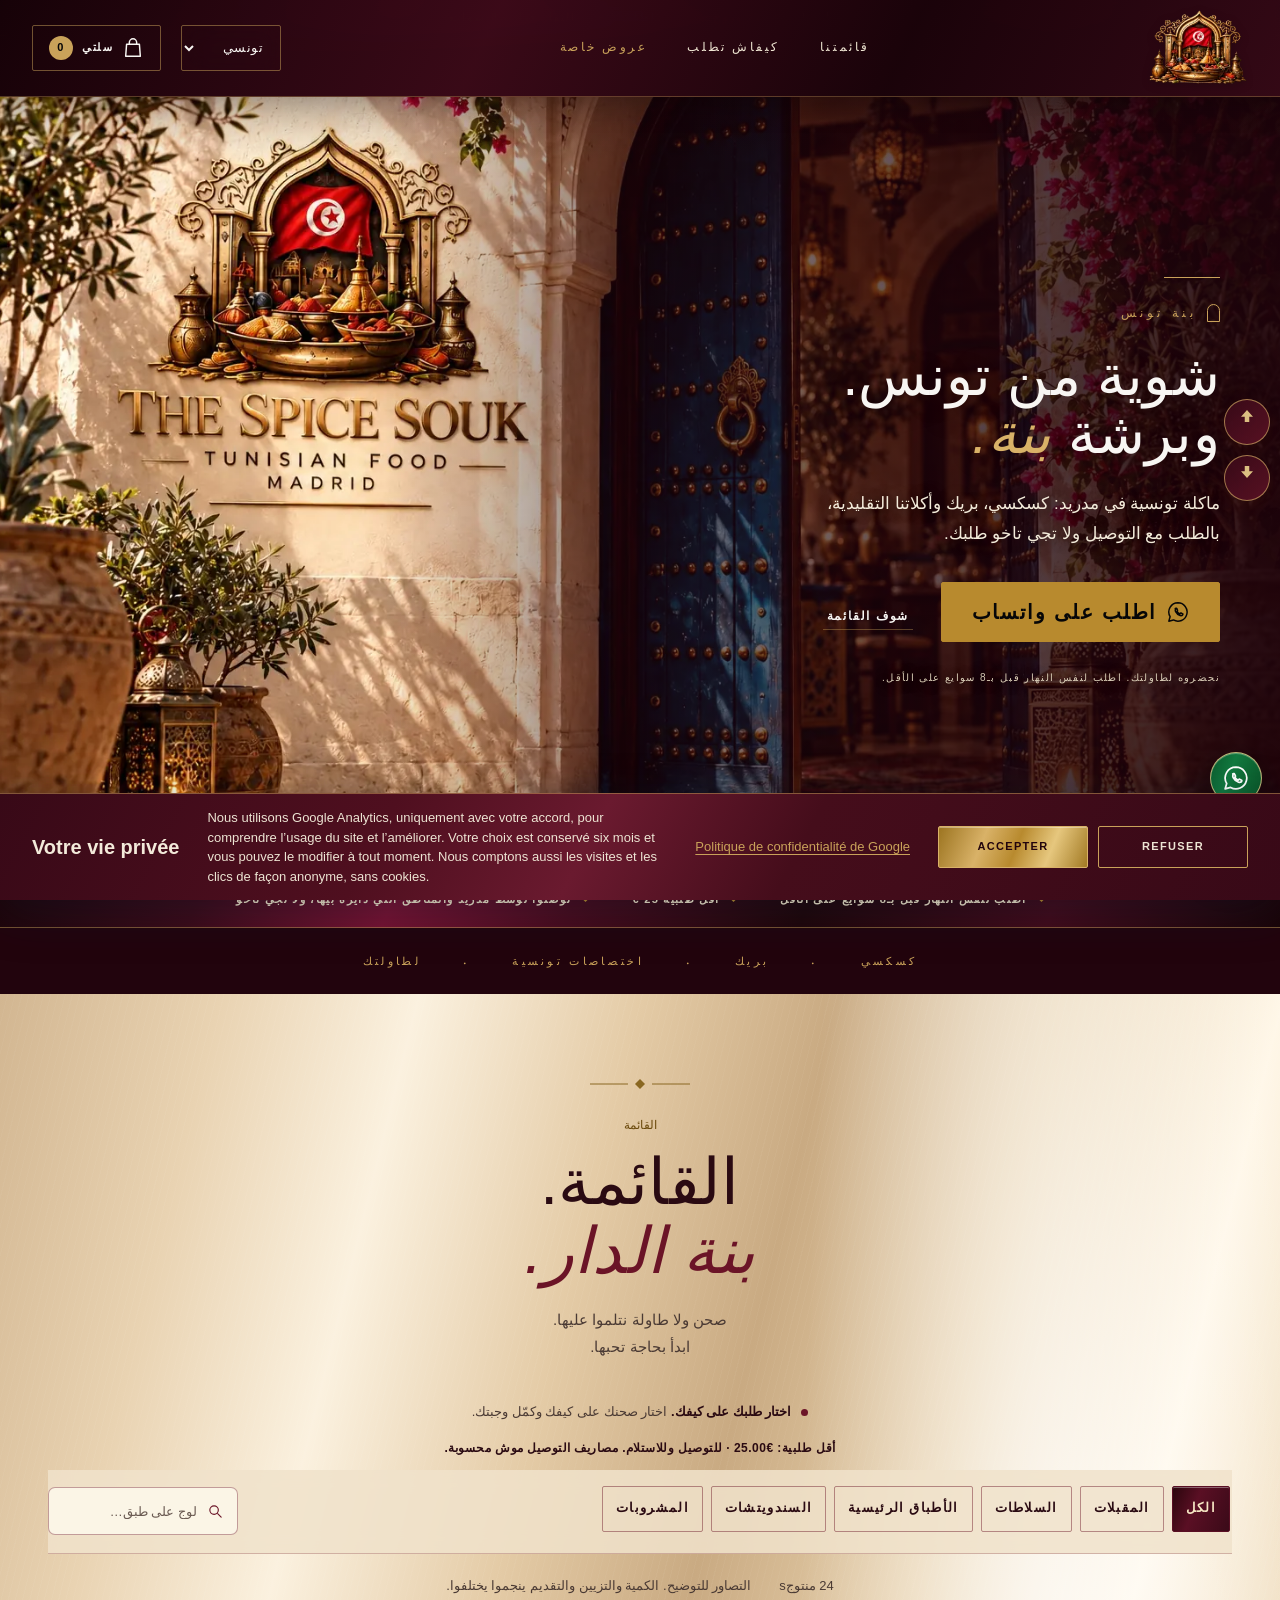
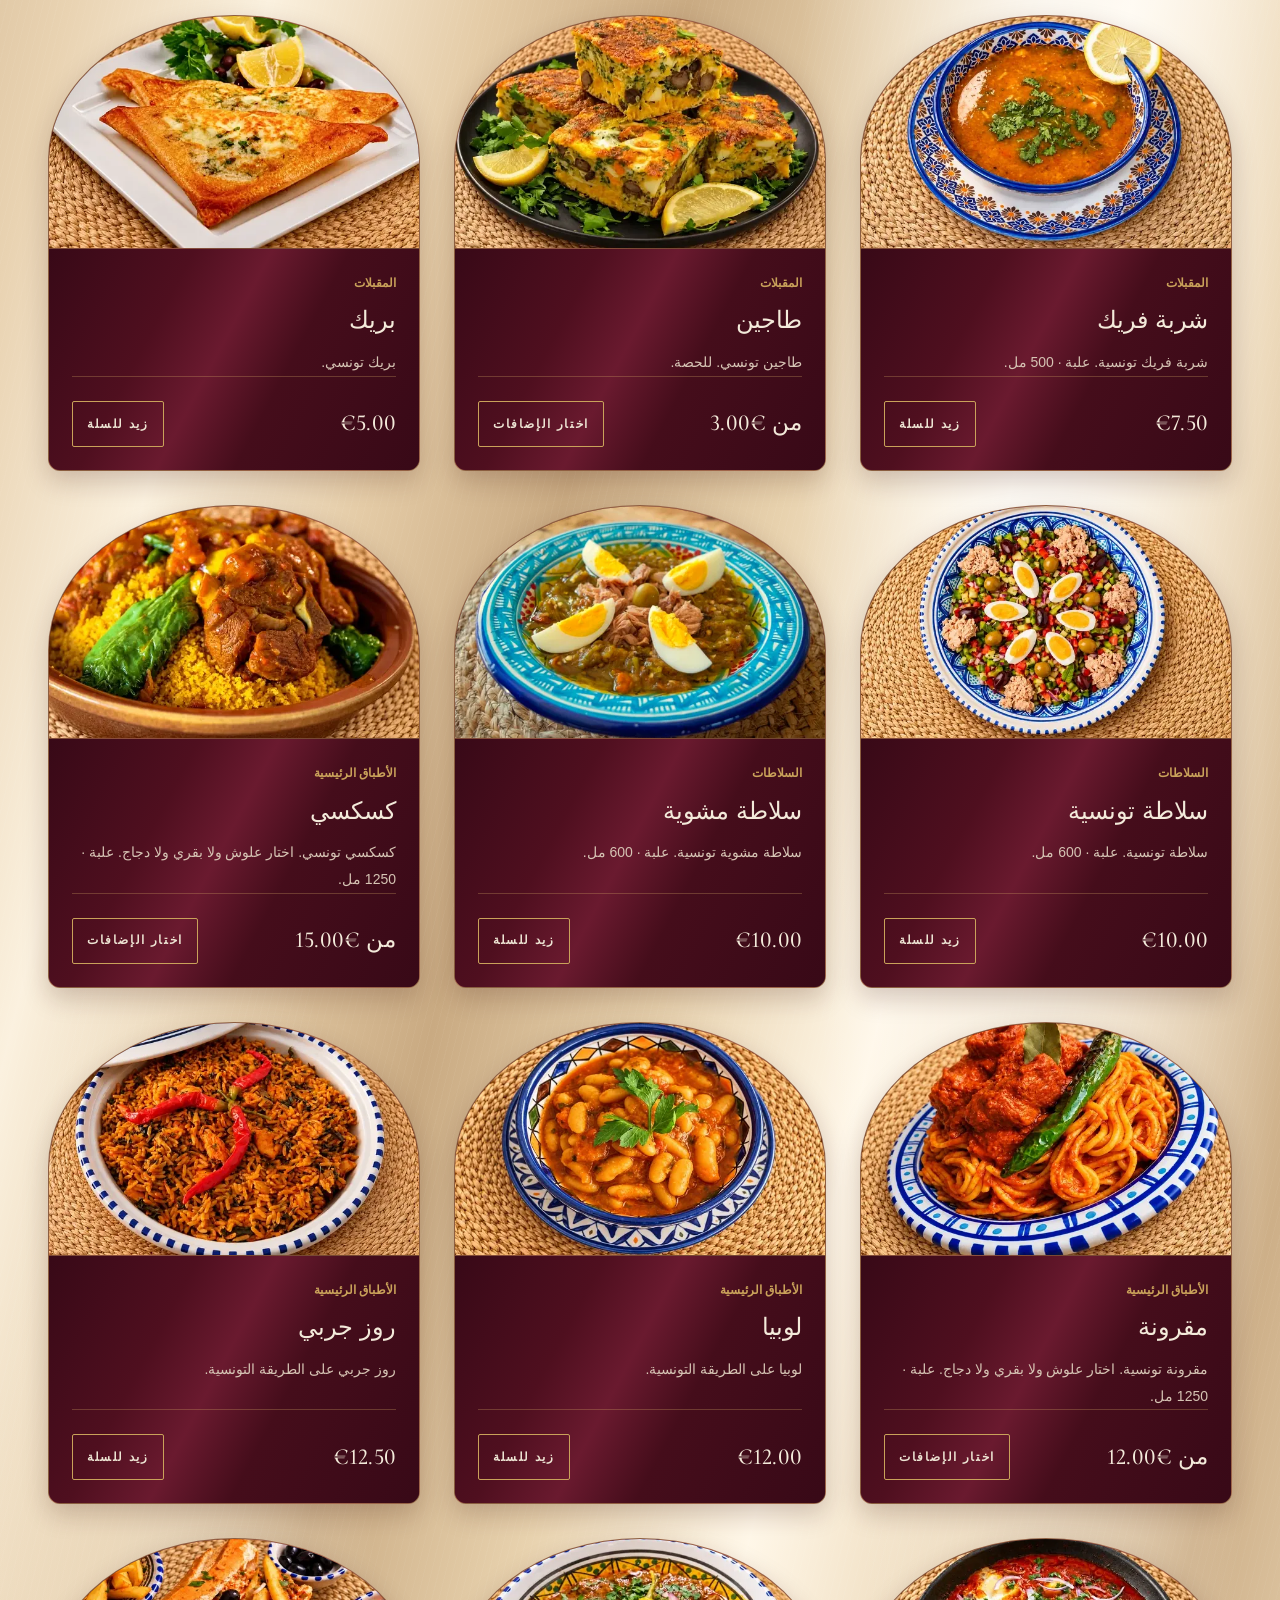
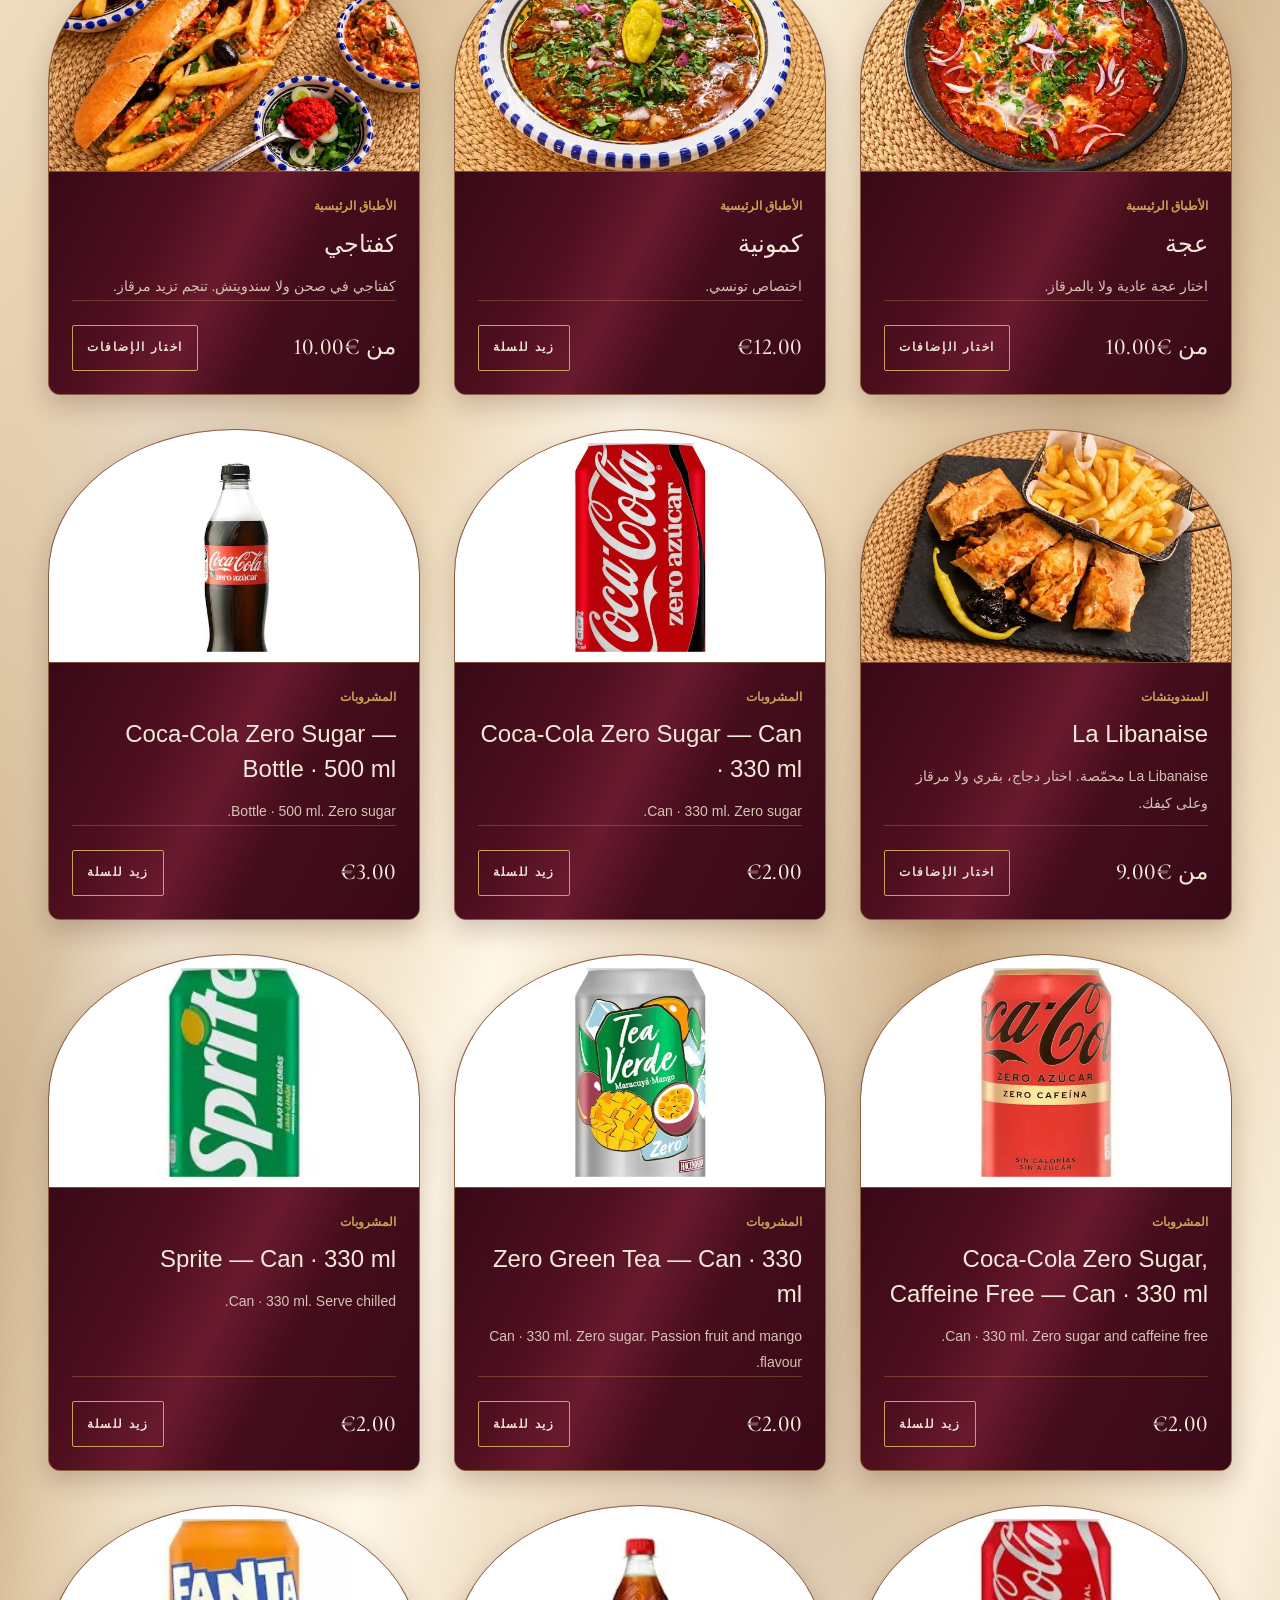
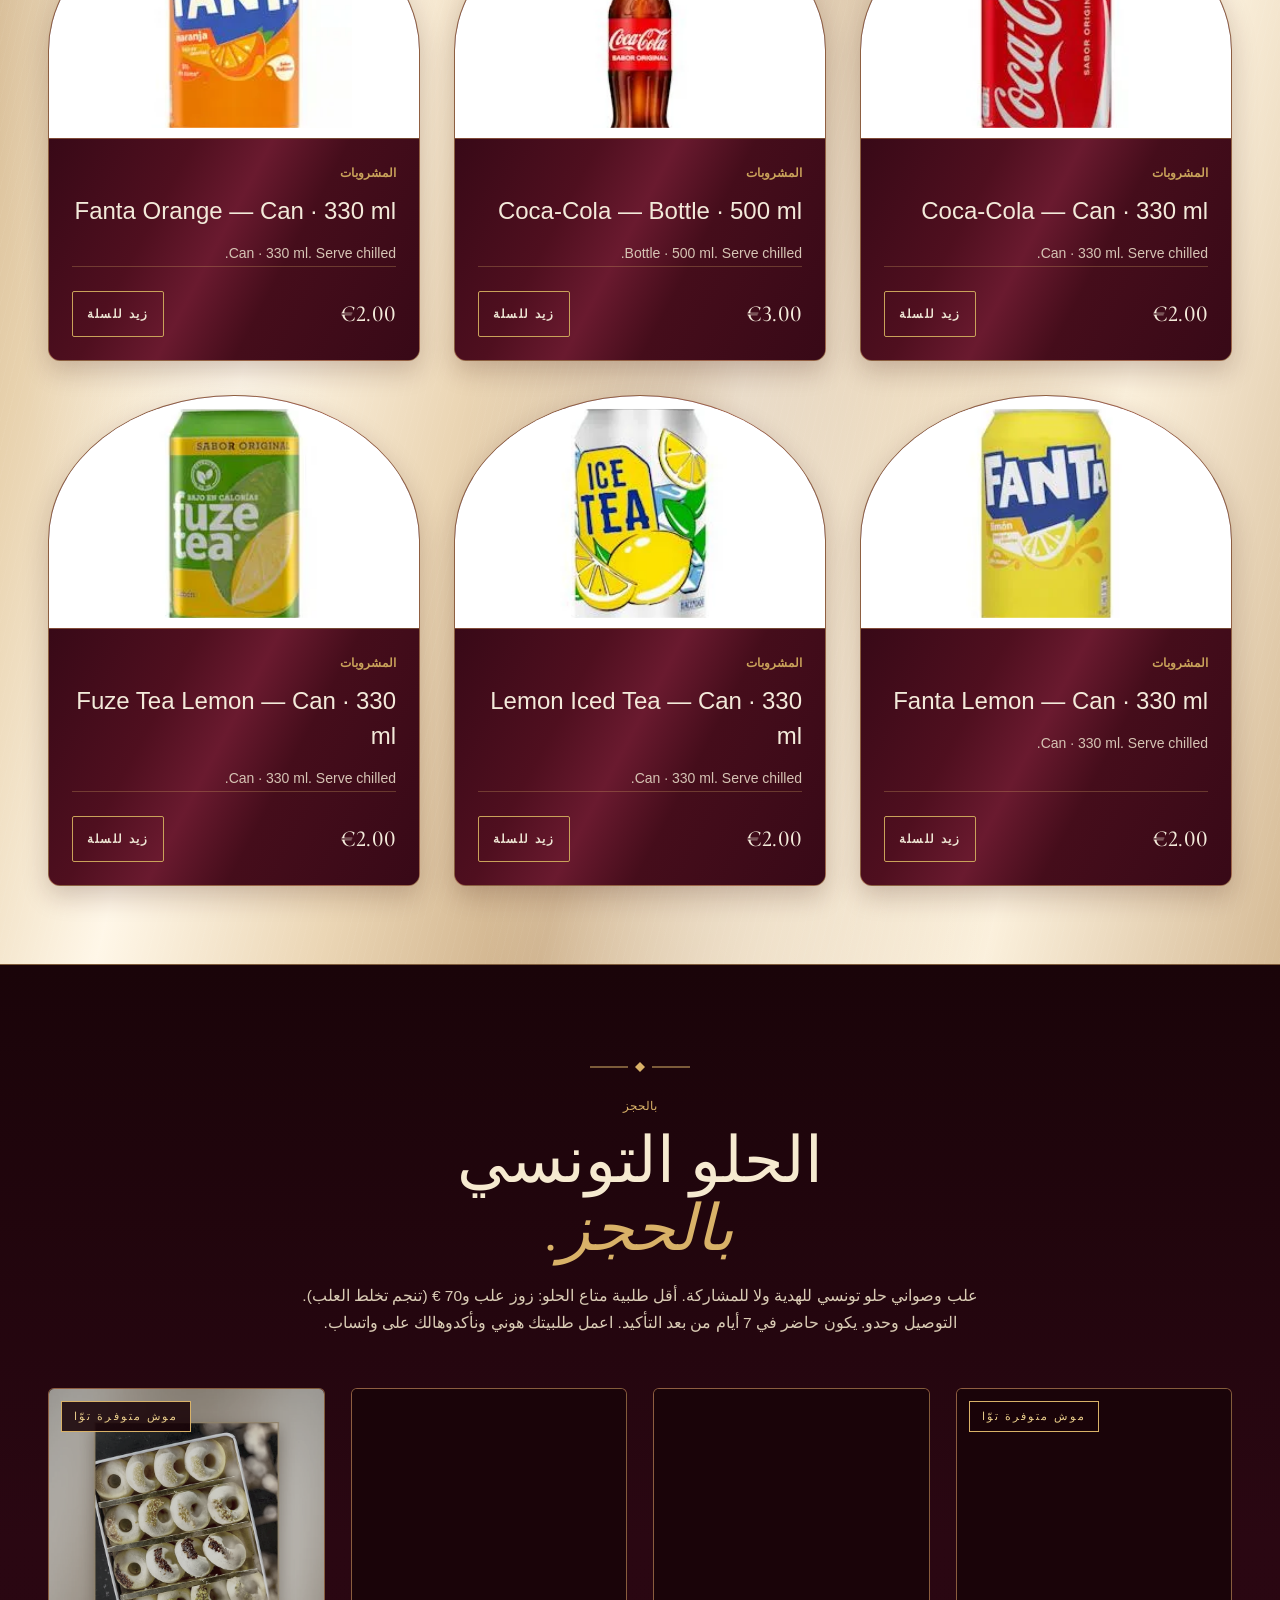
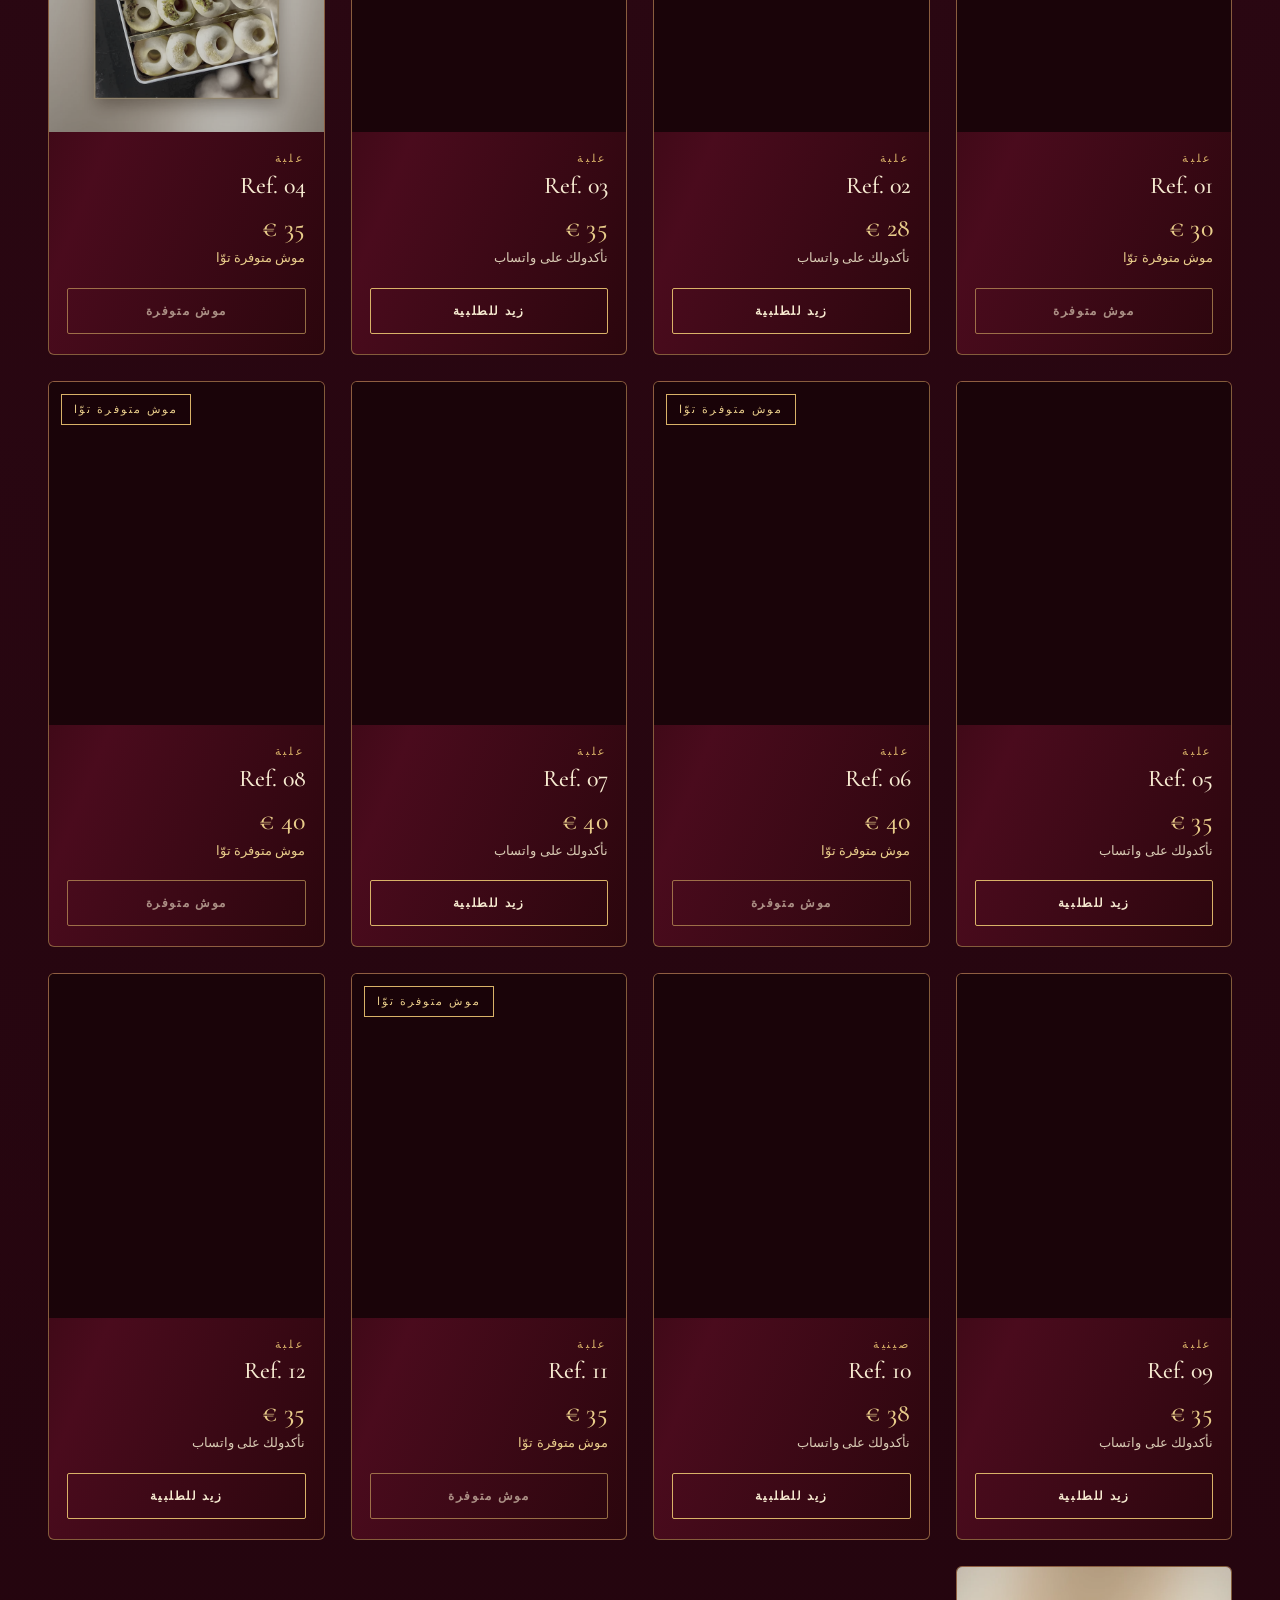
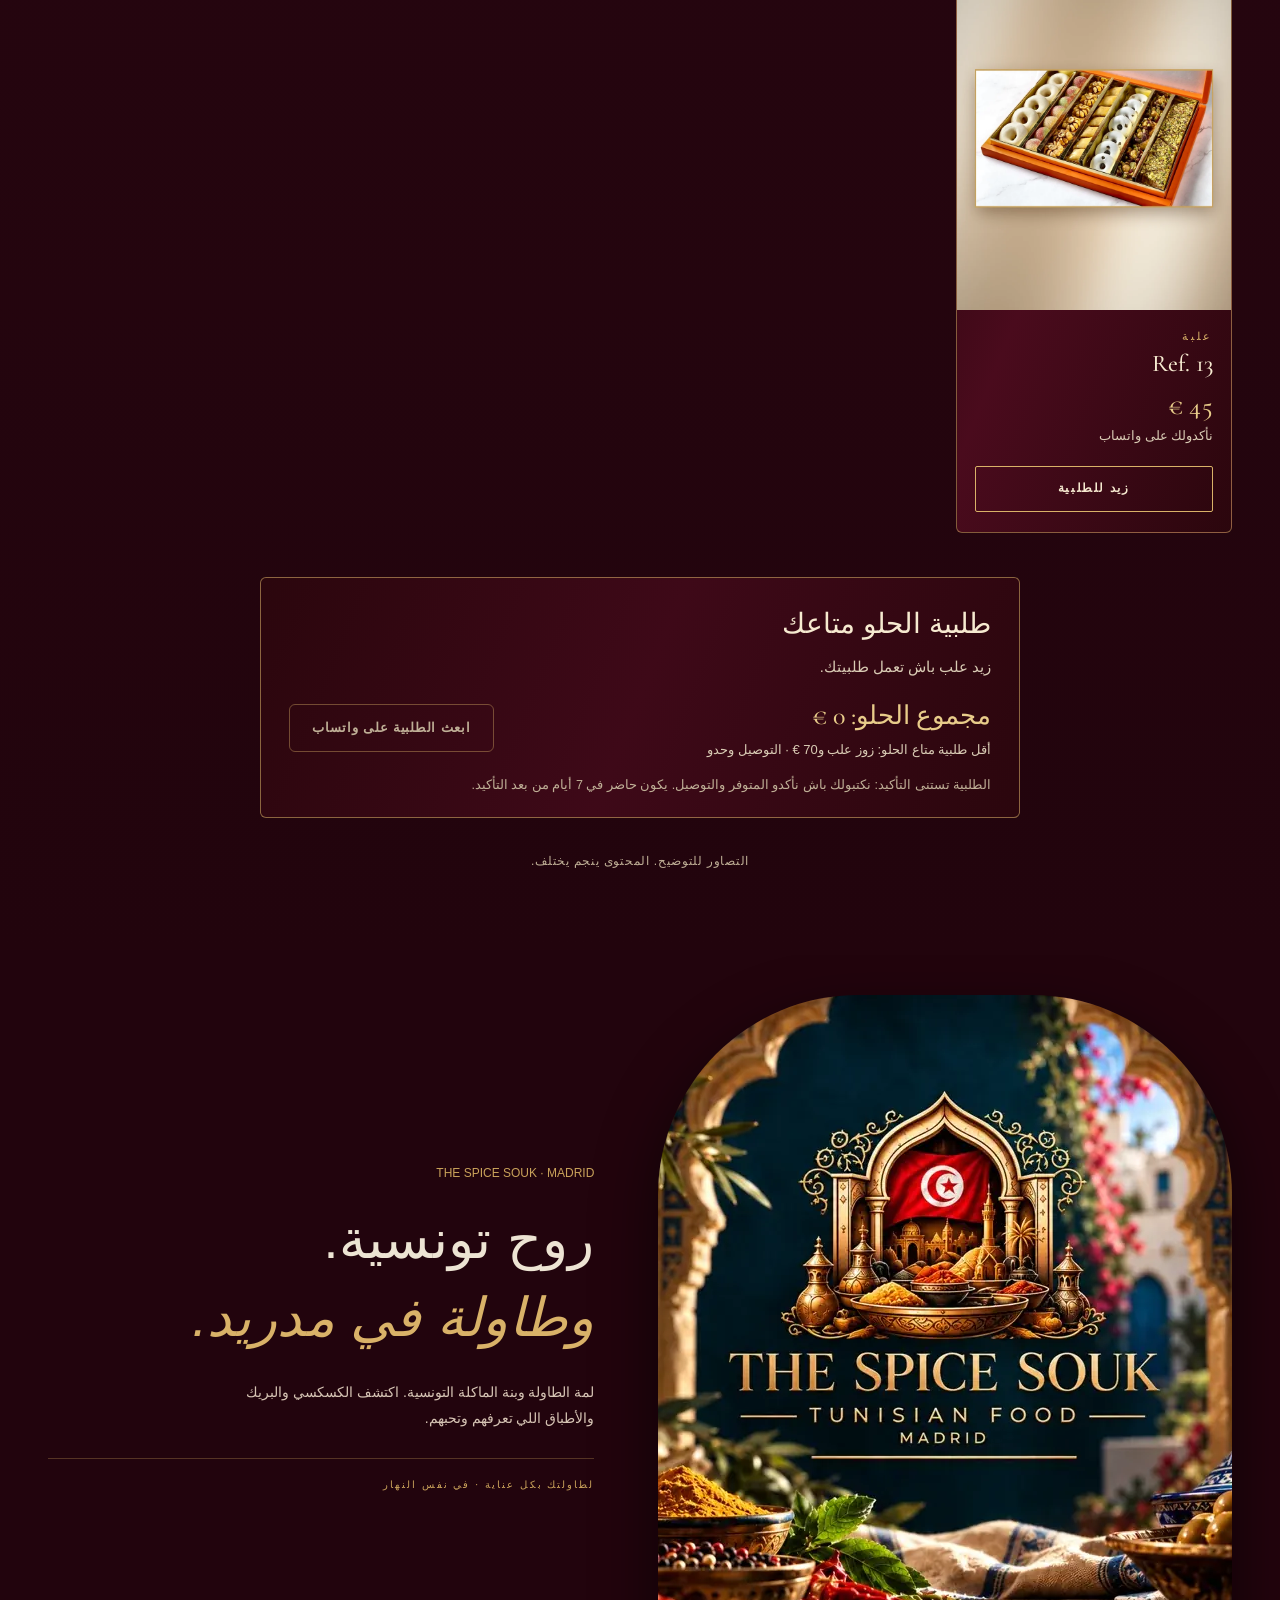
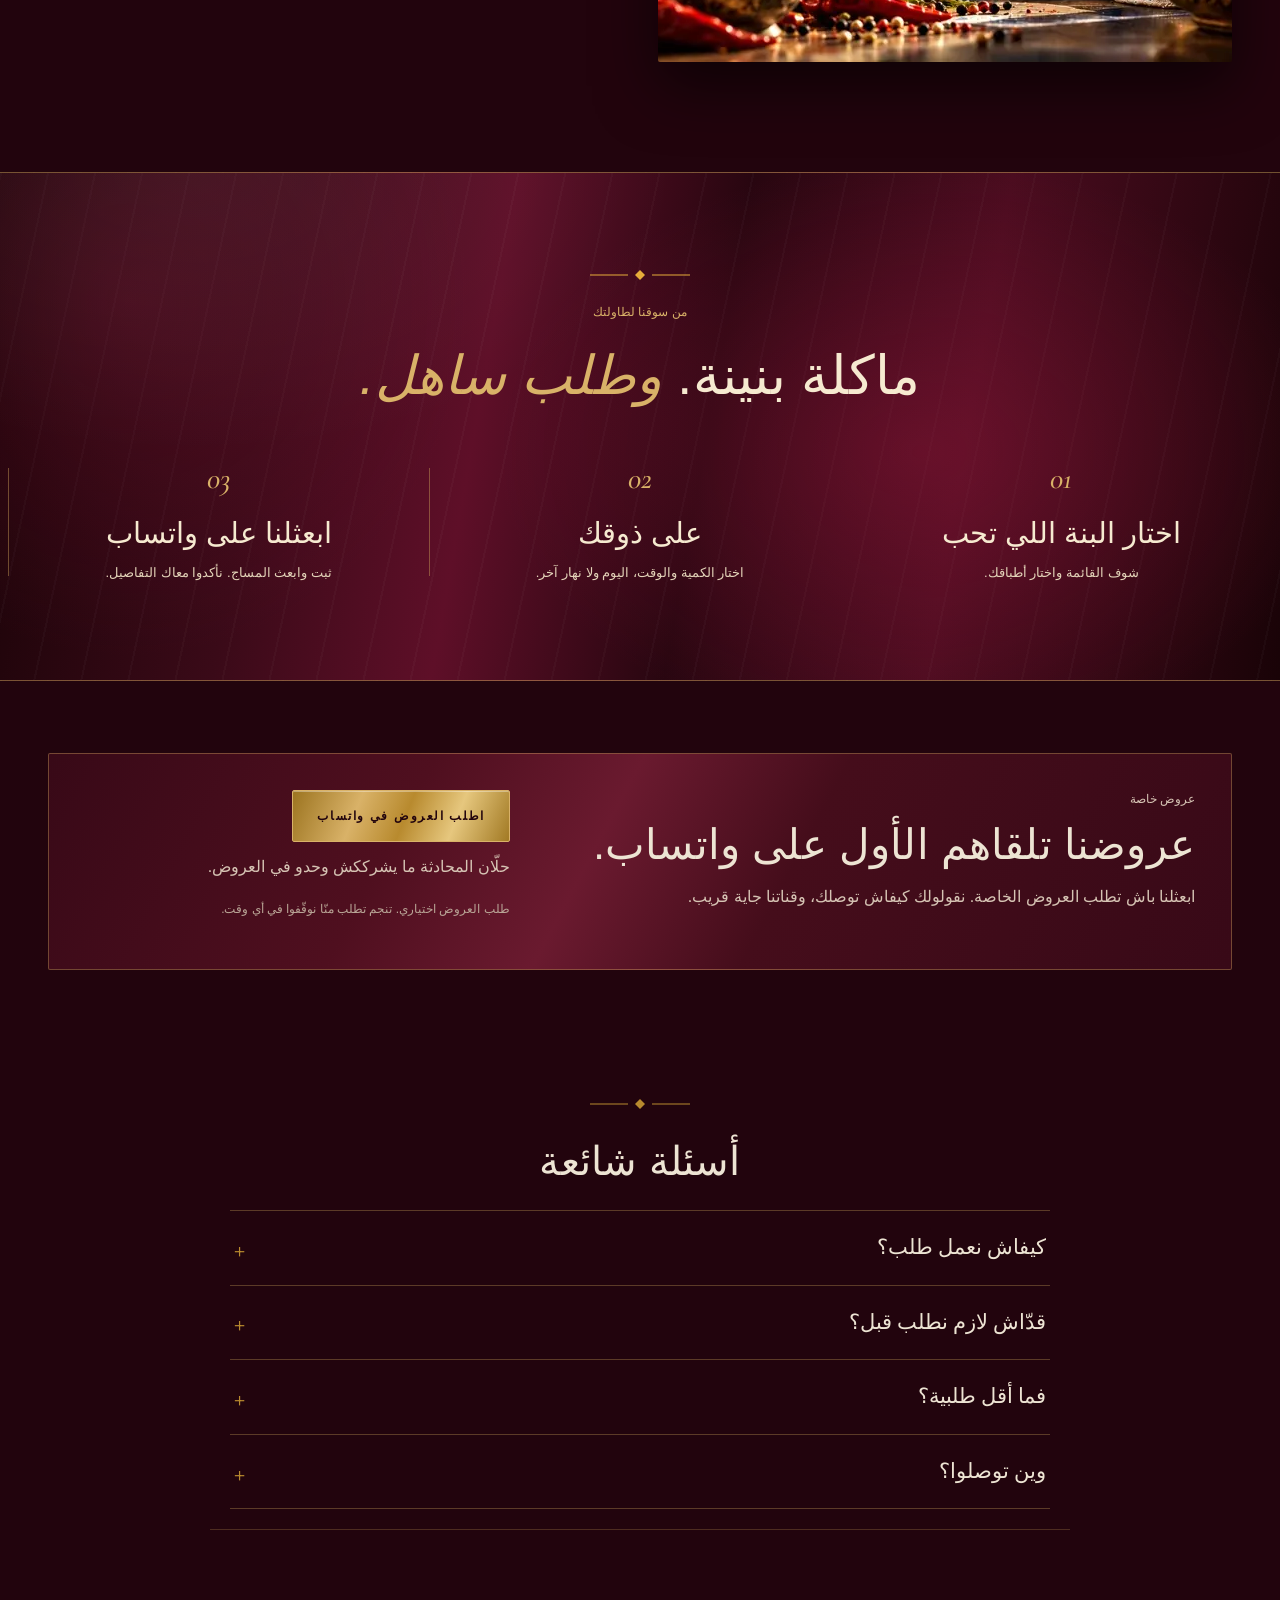
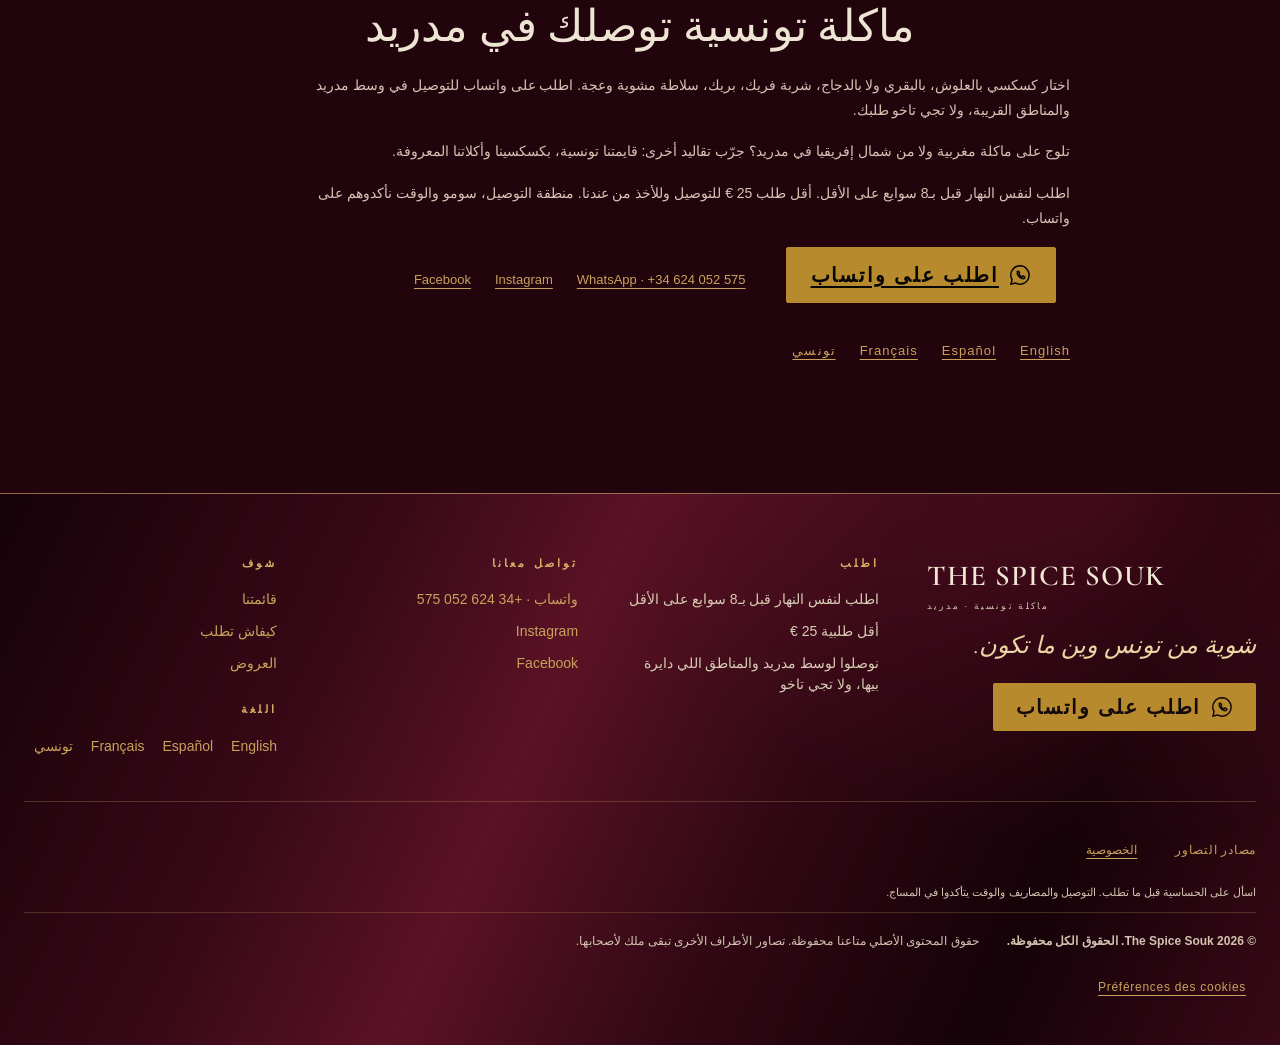
<file: tn/index.html>
<!doctype html>
<html lang="aeb" dir="rtl">
<head><base href="/"><script type="module" src="analytics.mjs"></script><link rel="stylesheet" href="analytics.css"><meta name="google-site-verification" content="mG6DJ-9KS-ZO-1WUchXSlvk5TZuZ9e3arLNr8OEJn8c" />
  <meta charset="utf-8"><meta name="viewport" content="width=device-width,initial-scale=1">
  <title>أكل تونسي في مدريد | كسكسي وبريك وعجّة | The Spice Souk</title>
  <meta name="description" content="ماكلة تونسية في مدريد: كسكسي، بريك، عجّة وسلطات. نوصلوا لوسط مدريد والمناطق اللي دايرة بيها ولا تجي تاخو. اطلب على واتساب لنفس النهار، قبل بـ8 سوايع؛ أقل طلبية 25 €.">
  <meta name="theme-color" content="#112c39"><meta name="robots" content="index,follow">
  <link rel="canonical" href="https://spicesouk.es/tn/"><link rel="alternate" hreflang="en" href="https://spicesouk.es/en/"><link rel="alternate" hreflang="fr" href="https://spicesouk.es/fr/"><link rel="alternate" hreflang="es" href="https://spicesouk.es/es/"><link rel="alternate" hreflang="ar-TN" href="https://spicesouk.es/tn/"><link rel="alternate" hreflang="x-default" href="https://spicesouk.es/en/">
  <meta property="og:title" content="أكل تونسي في مدريد | كسكسي وبريك وعجّة | The Spice Souk"><meta property="og:description" content="ماكلة تونسية في مدريد: كسكسي، بريك، عجّة وسلطات. نوصلوا لوسط مدريد والمناطق اللي دايرة بيها ولا تجي تاخو. اطلب على واتساب لنفس النهار، قبل بـ8 سوايع؛ أقل طلبية 25 €."><meta property="og:type" content="website"><meta property="og:url" content="https://spicesouk.es/tn/"><meta property="og:image" content="https://spicesouk.es/assets/product-woven-couscous.webp"><meta name="twitter:card" content="summary_large_image">
  <link rel="icon" href="assets/favicon.svg" type="image/svg+xml"><link rel="stylesheet" href="style.css"><link rel="stylesheet" href="mejoras.css">
  <link rel="preload" as="font" href="assets/fonts/cormorant.woff2" type="font/woff2" crossorigin><link rel="preload" as="font" href="assets/fonts/dm-sans.woff2" type="font/woff2" crossorigin><link rel="preload" as="image" href="assets/welcome-hero.webp" media="(min-width:641px)"><link rel="preload" as="image" href="assets/welcome-hero-mobile.webp" fetchpriority="high" media="(max-width:640px)"><script type="module" src="app.mjs"></script><script type="module" src="sweets.mjs"></script>
<meta property="og:site_name" content="The Spice Souk"><meta property="og:locale" content="ar_TN"><meta property="og:image:alt" content="كسكسي"><meta name="twitter:title" content="أكل تونسي في مدريد | كسكسي وبريك وعجّة | The Spice Souk"><meta name="twitter:description" content="ماكلة تونسية في مدريد: كسكسي، بريك، عجّة وسلطات. نوصلوا لوسط مدريد والمناطق اللي دايرة بيها ولا تجي تاخو. اطلب على واتساب لنفس النهار، قبل بـ8 سوايع؛ أقل طلبية 25 €."><meta name="twitter:image" content="https://spicesouk.es/assets/product-woven-couscous.webp"><script type="application/ld+json">{"@context":"https://schema.org","@graph":[{"@type":["FoodEstablishment","Restaurant"],"@id":"https://spicesouk.es/#foodestablishment","name":"The Spice Souk","url":"https://spicesouk.es/tn/","image":"https://spicesouk.es/assets/welcome-hero.webp","logo":"https://spicesouk.es/assets/header-emblem.webp","telephone":"+34624052575","servesCuisine":["Tunisian","Comida tunecina"],"priceRange":"€2–€20","address":{"@type":"PostalAddress","addressLocality":"Madrid","addressRegion":"Comunidad de Madrid","addressCountry":"ES"},"areaServed":{"@type":"City","name":"Madrid"},"hasMenu":{"@id":"https://spicesouk.es/tn/#menu"},"sameAs":["https://www.instagram.com/thespicesoukmadrid/","https://www.facebook.com/TheSpiceSouk/"],"potentialAction":{"@type":"OrderAction","target":{"@type":"EntryPoint","urlTemplate":"https://wa.me/34624052575?text=%D8%B9%D8%B3%D9%84%D8%A7%D9%85%D8%A9%D8%8C%20%D8%AC%D9%8A%D8%AA%20%D9%85%D9%86%20%D8%A7%D9%84%D9%85%D9%88%D9%82%D8%B9%20%D9%88%D9%86%D8%AD%D8%A8%20%D9%86%D8%B9%D9%85%D9%84%20%D9%83%D9%88%D9%85%D8%A7%D9%86%D8%AF","actionPlatform":["http://schema.org/DesktopWebPlatform","http://schema.org/MobileWebPlatform"]},"deliveryMethod":["http://purl.org/goodrelations/v1#DeliveryModeOwnFleet","http://purl.org/goodrelations/v1#DeliveryModePickUp"]}},{"@type":"FAQPage","@id":"https://spicesouk.es/tn/#faq","inLanguage":"tn","mainEntity":[{"@type":"Question","name":"كيفاش نعمل طلب؟","acceptedAnswer":{"@type":"Answer","text":"اختار الأطباق من القائمة واضغط على «اطلب على واتساب». تتحل رسالة فيها طلبك؛ راجعها وابعثها. الطلبية تتأكّد كان كي نجاوبوك."}},{"@type":"Question","name":"قدّاش لازم نطلب قبل؟","acceptedAnswer":{"@type":"Answer","text":"تنجم تطلب لنفس النهار، قبل بـ8 سوايع على الأقل. كل شيء نحضروه بالطلب ونأكدوه على واتساب."}},{"@type":"Question","name":"فما أقل طلبية؟","acceptedAnswer":{"@type":"Answer","text":"إيه، 25 € للتوصيل وللاستلام. مصاريف التوصيل موش محسوبة."}},{"@type":"Question","name":"وين توصلوا؟","acceptedAnswer":{"@type":"Answer","text":"لوسط مدريد والمناطق اللي دايرة بيها، ولا تنجم تاخو طلبك بنفسك. المنطقة ومصاريف التوصيل والوقت يتأكدوا على واتساب."}}]},{"@type":"Organization","@id":"https://spicesouk.es/#organization","name":"The Spice Souk","url":"https://spicesouk.es","logo":"https://spicesouk.es/assets/header-emblem.webp","telephone":"+34624052575","sameAs":["https://www.instagram.com/thespicesoukmadrid/","https://www.facebook.com/TheSpiceSouk/"],"areaServed":{"@type":"City","name":"Madrid"},"description":"ماكلة تونسية في مدريد: كسكسي، بريك وأكلاتنا التقليدية، بالطلب مع التوصيل ولا تجي تاخو طلبك."},{"@type":"WebSite","@id":"https://spicesouk.es/#website","url":"https://spicesouk.es","name":"The Spice Souk","publisher":{"@id":"https://spicesouk.es/#organization"},"inLanguage":["en","es","fr","aeb"]},{"@type":"WebPage","@id":"https://spicesouk.es/tn/","url":"https://spicesouk.es/tn/","name":"أكل تونسي في مدريد | كسكسي وبريك وعجّة | The Spice Souk","description":"ماكلة تونسية في مدريد: كسكسي، بريك، عجّة وسلطات. نوصلوا لوسط مدريد والمناطق اللي دايرة بيها ولا تجي تاخو. اطلب على واتساب لنفس النهار، قبل بـ8 سوايع؛ أقل طلبية 25 €.","inLanguage":"aeb","isPartOf":{"@id":"https://spicesouk.es/#website"},"mainEntity":{"@id":"https://spicesouk.es/tn/#menu"}},{"@type":"Menu","@id":"https://spicesouk.es/tn/#menu","name":"قائمتنا","url":"https://spicesouk.es/tn/#menu","inLanguage":"aeb","hasMenuSection":[{"@type":"MenuSection","name":"المقبلات","hasMenuItem":[{"@type":"MenuItem","name":"شربة فريك","description":"شربة فريك تونسية. علبة · 500 مل.","image":"https://spicesouk.es/assets/product-woven-chorba-frik.webp","offers":[{"@type":"Offer","name":"شربة فريك","price":"7.50","priceCurrency":"EUR","availability":"https://schema.org/InStock"}]},{"@type":"MenuItem","name":"طاجين","description":"طاجين تونسي. للحصة.","image":"https://spicesouk.es/assets/product-woven-tajin.webp","offers":[{"@type":"Offer","name":"دجاج","price":"5.00","priceCurrency":"EUR","availability":"https://schema.org/InStock"},{"@type":"Offer","name":"تن","price":"3.00","priceCurrency":"EUR","availability":"https://schema.org/InStock"}]},{"@type":"MenuItem","name":"بريك","description":"بريك تونسي.","image":"https://spicesouk.es/assets/product-woven-brik.webp","offers":[{"@type":"Offer","name":"بريك","price":"5.00","priceCurrency":"EUR","availability":"https://schema.org/InStock"}]}]},{"@type":"MenuSection","name":"السلاطات","hasMenuItem":[{"@type":"MenuItem","name":"سلاطة تونسية","description":"سلاطة تونسية. علبة · 600 مل.","image":"https://spicesouk.es/assets/product-woven-salad.webp","offers":[{"@type":"Offer","name":"سلاطة تونسية","price":"10.00","priceCurrency":"EUR","availability":"https://schema.org/InStock"}]},{"@type":"MenuItem","name":"سلاطة مشوية","description":"سلاطة مشوية تونسية. علبة · 600 مل.","image":"https://spicesouk.es/assets/product-woven-mechouiya.webp","offers":[{"@type":"Offer","name":"سلاطة مشوية","price":"10.00","priceCurrency":"EUR","availability":"https://schema.org/InStock"}]}]},{"@type":"MenuSection","name":"الأطباق الرئيسية","hasMenuItem":[{"@type":"MenuItem","name":"كسكسي","description":"كسكسي تونسي. اختار علوش ولا بقري ولا دجاج. علبة · 1250 مل.","image":"https://spicesouk.es/assets/product-woven-couscous.webp","offers":[{"@type":"Offer","name":"علوش","price":"20.00","priceCurrency":"EUR","availability":"https://schema.org/InStock"},{"@type":"Offer","name":"بقري","price":"18.00","priceCurrency":"EUR","availability":"https://schema.org/InStock"},{"@type":"Offer","name":"دجاج","price":"15.00","priceCurrency":"EUR","availability":"https://schema.org/InStock"}]},{"@type":"MenuItem","name":"مقرونة","description":"مقرونة تونسية. اختار علوش ولا بقري ولا دجاج. علبة · 1250 مل.","image":"https://spicesouk.es/assets/product-woven-pasta.webp","offers":[{"@type":"Offer","name":"علوش","price":"15.00","priceCurrency":"EUR","availability":"https://schema.org/InStock"},{"@type":"Offer","name":"بقري","price":"13.00","priceCurrency":"EUR","availability":"https://schema.org/InStock"},{"@type":"Offer","name":"دجاج","price":"12.00","priceCurrency":"EUR","availability":"https://schema.org/InStock"}]},{"@type":"MenuItem","name":"لوبيا","description":"لوبيا على الطريقة التونسية.","image":"https://spicesouk.es/assets/product-woven-loubia.webp","offers":[{"@type":"Offer","name":"لوبيا","price":"12.00","priceCurrency":"EUR","availability":"https://schema.org/InStock"}]},{"@type":"MenuItem","name":"روز جربي","description":"روز جربي على الطريقة التونسية.","image":"https://spicesouk.es/assets/product-woven-riz-djerbien.webp","offers":[{"@type":"Offer","name":"روز جربي","price":"12.50","priceCurrency":"EUR","availability":"https://schema.org/InStock"}]},{"@type":"MenuItem","name":"عجة","description":"اختار عجة عادية ولا بالمرقاز.","image":"https://spicesouk.es/assets/product-woven-ojja.webp","offers":[{"@type":"Offer","name":"عادية","price":"10.00","priceCurrency":"EUR","availability":"https://schema.org/InStock"},{"@type":"Offer","name":"بالمرقاز","price":"12.50","priceCurrency":"EUR","availability":"https://schema.org/InStock"}]},{"@type":"MenuItem","name":"كمونية","description":"اختصاص تونسي.","image":"https://spicesouk.es/assets/product-woven-kamouniya.webp","offers":[{"@type":"Offer","name":"كمونية","price":"12.00","priceCurrency":"EUR","availability":"https://schema.org/InStock"}]},{"@type":"MenuItem","name":"كفتاجي","description":"كفتاجي في صحن ولا سندويتش. تنجم تزيد مرقاز.","image":"https://spicesouk.es/assets/product-woven-kafteji-sandwich.webp","offers":[{"@type":"Offer","name":"سندويتش","price":"10.00","priceCurrency":"EUR","availability":"https://schema.org/InStock"},{"@type":"Offer","name":"صحن","price":"10.00","priceCurrency":"EUR","availability":"https://schema.org/InStock"}]}]},{"@type":"MenuSection","name":"السندويتشات","hasMenuItem":[{"@type":"MenuItem","name":"La Libanaise","description":"La Libanaise محمّصة. اختار دجاج، بقري ولا مرقاز وعلى كيفك.","image":"https://spicesouk.es/assets/product-woven-libanaise.webp","offers":[{"@type":"Offer","name":"دجاج","price":"9.00","priceCurrency":"EUR","availability":"https://schema.org/InStock"},{"@type":"Offer","name":"بقري","price":"11.00","priceCurrency":"EUR","availability":"https://schema.org/InStock"},{"@type":"Offer","name":"مرقاز","price":"11.00","priceCurrency":"EUR","availability":"https://schema.org/InStock"}]}]},{"@type":"MenuSection","name":"المشروبات","hasMenuItem":[{"@type":"MenuItem","name":"Coca-Cola Zero Sugar — Can · 330 ml","description":"Can · 330 ml. Zero sugar.","image":"https://spicesouk.es/assets/coca-cola-zero-can.webp","offers":[{"@type":"Offer","name":"Coca-Cola Zero Sugar — Can · 330 ml","price":"2.00","priceCurrency":"EUR","availability":"https://schema.org/InStock"}]},{"@type":"MenuItem","name":"Coca-Cola Zero Sugar — Bottle · 500 ml","description":"Bottle · 500 ml. Zero sugar.","image":"https://spicesouk.es/assets/coca-cola-zero-500.webp","offers":[{"@type":"Offer","name":"Coca-Cola Zero Sugar — Bottle · 500 ml","price":"3.00","priceCurrency":"EUR","availability":"https://schema.org/InStock"}]},{"@type":"MenuItem","name":"Coca-Cola Zero Sugar, Caffeine Free — Can · 330 ml","description":"Can · 330 ml. Zero sugar and caffeine free.","image":"https://spicesouk.es/assets/coca-cola-zero-caffeine-free-can.webp","offers":[{"@type":"Offer","name":"Coca-Cola Zero Sugar, Caffeine Free — Can · 330 ml","price":"2.00","priceCurrency":"EUR","availability":"https://schema.org/InStock"}]},{"@type":"MenuItem","name":"Zero Green Tea — Can · 330 ml","description":"Can · 330 ml. Zero sugar. Passion fruit and mango flavour.","image":"https://spicesouk.es/assets/iced-tea-green-zero-can.webp","offers":[{"@type":"Offer","name":"Zero Green Tea — Can · 330 ml","price":"2.00","priceCurrency":"EUR","availability":"https://schema.org/InStock"}]},{"@type":"MenuItem","name":"Sprite — Can · 330 ml","description":"Can · 330 ml. Serve chilled.","image":"https://spicesouk.es/assets/sprite-can.webp","offers":[{"@type":"Offer","name":"Sprite — Can · 330 ml","price":"2.00","priceCurrency":"EUR","availability":"https://schema.org/InStock"}]},{"@type":"MenuItem","name":"Coca-Cola — Can · 330 ml","description":"Can · 330 ml. Serve chilled.","image":"https://spicesouk.es/assets/coca-cola-can.webp","offers":[{"@type":"Offer","name":"Coca-Cola — Can · 330 ml","price":"2.00","priceCurrency":"EUR","availability":"https://schema.org/InStock"}]},{"@type":"MenuItem","name":"Coca-Cola — Bottle · 500 ml","description":"Bottle · 500 ml. Serve chilled.","image":"https://spicesouk.es/assets/coca-cola-500.webp","offers":[{"@type":"Offer","name":"Coca-Cola — Bottle · 500 ml","price":"3.00","priceCurrency":"EUR","availability":"https://schema.org/InStock"}]},{"@type":"MenuItem","name":"Fanta Orange — Can · 330 ml","description":"Can · 330 ml. Serve chilled.","image":"https://spicesouk.es/assets/fanta-orange-can.webp","offers":[{"@type":"Offer","name":"Fanta Orange — Can · 330 ml","price":"2.00","priceCurrency":"EUR","availability":"https://schema.org/InStock"}]},{"@type":"MenuItem","name":"Fanta Lemon — Can · 330 ml","description":"Can · 330 ml. Serve chilled.","image":"https://spicesouk.es/assets/fanta-lemon-can.webp","offers":[{"@type":"Offer","name":"Fanta Lemon — Can · 330 ml","price":"2.00","priceCurrency":"EUR","availability":"https://schema.org/InStock"}]},{"@type":"MenuItem","name":"Lemon Iced Tea — Can · 330 ml","description":"Can · 330 ml. Serve chilled.","image":"https://spicesouk.es/assets/iced-tea-lemon-can.webp","offers":[{"@type":"Offer","name":"Lemon Iced Tea — Can · 330 ml","price":"2.00","priceCurrency":"EUR","availability":"https://schema.org/InStock"}]},{"@type":"MenuItem","name":"Fuze Tea Lemon — Can · 330 ml","description":"Can · 330 ml. Serve chilled.","image":"https://spicesouk.es/assets/fuze-tea-can.webp","offers":[{"@type":"Offer","name":"Fuze Tea Lemon — Can · 330 ml","price":"2.00","priceCurrency":"EUR","availability":"https://schema.org/InStock"}]}]}]}]}</script></head>
<body>
  <a class="skip" href="/tn/#menu">امشي للقائمة</a>
  <div class="announcement">أصول تونسية وروح مدريد · اطلب لنفس النهار قبل بـ8 سوايع</div>
  <div class="header-shell"><header class="site-header wrap">
    <a href="/tn/#" class="wordmark"><img class="header-emblem" src="assets/header-emblem.webp" srcset="assets/header-emblem-mobile.webp 160w, assets/header-emblem.webp 384w" sizes="(max-width:640px) 64px, 120px" alt="The Spice Souk" width="384" height="298" fetchpriority="high"></a>
    <nav aria-label="Main navigation"><a href="/tn/#menu">قائمتنا</a><a class="how-link" href="/tn/#how">كيفاش تطلب</a><a class="offers-nav-link" href="/tn/#offers">عروض خاصة</a></nav>
    <button class="bag-button" data-open-cart aria-label="My bag 0 — open bag, 0 items"><svg viewBox="0 0 24 24" aria-hidden="true"><path d="M5 8h14l1 13H4L5 8Zm3 0V6a4 4 0 0 1 8 0v2"/></svg><span>سلتي </span><span class="count" data-count>0</span></button>
  </header></div>
  <main>
    <div class="hero-band welcome-hero"><section class="hero wrap" aria-labelledby="hero-title">
      <div class="hero-copy"><p class="eyebrow"><span class="tiny-arch" aria-hidden="true"></span> بنة تونس</p><h1 id="hero-title">شوية من تونس.<br>وبرشة <em>بنة.</em></h1><p class="hero-description">ماكلة تونسية في مدريد: كسكسي، بريك وأكلاتنا التقليدية، بالطلب مع التوصيل ولا تجي تاخو طلبك.</p><div class="hero-actions"><a class="primary wa-cta " href="https://wa.me/34624052575?text=%D8%B9%D8%B3%D9%84%D8%A7%D9%85%D8%A9%D8%8C%20%D8%AC%D9%8A%D8%AA%20%D9%85%D9%86%20%D8%A7%D9%84%D9%85%D9%88%D9%82%D8%B9%20%D9%88%D9%86%D8%AD%D8%A8%20%D9%86%D8%B9%D9%85%D9%84%20%D9%83%D9%88%D9%85%D8%A7%D9%86%D8%AF" target="_blank" rel="noopener noreferrer"><svg viewBox="0 0 24 24" aria-hidden="true" width="20" height="20" fill="currentColor"><path d="M12 2a10 10 0 0 0-8.6 15.1L2 22l5-1.3A10 10 0 1 0 12 2Zm-3 6.2c.2-.3.5-.3.7-.3h.5c.2 0 .4 0 .5.4l.8 1.900c0 .2 0 .3-.1.500l-.5.600c.7 1.300 1.700 2.200 3.100 2.800l.7-.9c.2-.2.300-.2.600-.1l1.800.9c.2.100.3.100.3.300 0 .600-.4 1.200-1 1.500-.5.300-1.200.3-2 .1-2.500-.8-4.200-2.700-5-4.300-.4-.8-.6-1.600-.1-2.300Z"/></svg><span>اطلب على واتساب</span></a><a class="ghost-link" href="/tn/#menu">شوف القائمة</a></div><p class="hero-footnote">نحضروه لطاولتك. اطلب لنفس النهار قبل بـ8 سوايع على الأقل.</p></div>
    </section></div>
    <ul class="order-facts" aria-label="شروط الطلب"><li>اطلب لنفس النهار قبل بـ8 سوايع على الأقل</li><li>أقل طلبية 25 €</li><li>نوصلوا لوسط مدريد والمناطق اللي دايرة بيها، ولا تجي تاخو</li></ul>
    <div class="flavour-strip" aria-hidden="true"><span>كسكسي</span><i>·</i><span>بريك</span><i>·</i><span>اختصاصات تونسية</span><i>·</i><span>لطاولتك</span></div>
    <section class="catalogue wrap" id="menu" aria-labelledby="menu-title">
      <div class="section-heading"><div><p class="eyebrow">القائمة</p><h2 id="menu-title">القائمة.<br><em>بنة الدار.</em></h2></div><p>صحن ولا طاولة نتلموا عليها.<br>ابدأ بحاجة تحبها.</p></div>
      <div id="launch-notice" class="launch-notice"><span class="status-dot" aria-hidden="true"></span><p><strong>اختار طلبك على كيفك.</strong> اختار صحنك على كيفك وكمّل وجبتك.</p></div>
      <div class="menu-tools"><div class="categories" id="categories" role="group" aria-label="Filter by category"></div><label class="search"><svg viewBox="0 0 24 24" aria-hidden="true"><circle cx="10" cy="10" r="6"/><path d="m15 15 5 5"/></svg><span class="sr-only">لوج على طبق</span><input id="search" type="search" placeholder="Find a dish…" maxlength="80"></label></div>
      <p class="menu-caption"><span id="result-count"></span><span>التصاور للتوضيح. الكمية والتزيين والتقديم ينجموا يختلفوا.</span></p>
      <div class="menu-view-switch" role="group" aria-label="Menu view"><button type="button" data-menu-view="grid" aria-pressed="true" aria-controls="food-grid">شبكة</button><button type="button" data-menu-view="list" aria-pressed="false" aria-controls="food-grid">قائمة</button></div>
      <div class="products-browser">
        <nav class="product-navigation" aria-label="Navigate products"><button type="button" data-products-jump="start" aria-label="ارجع لأول القائمة" title="ارجع لأول القائمة" aria-controls="food-grid">الأول</button><button type="button" data-products-jump="end" aria-label="امشي لآخر القائمة" title="امشي لآخر القائمة" aria-controls="food-grid">الآخر</button></nav>
        <div class="food-grid" id="food-grid" data-view="grid"><article class="food-card"><div class="card-photo supplied-photo"><img src="assets/product-woven-chorba-frik-card.webp" alt="شربة فريك" width="700" height="480" loading="lazy"></div><div class="card-content"><p class="card-category">المقبلات</p><h3>شربة فريك</h3><p>شربة فريك تونسية. علبة · 500 مل.</p><div class="card-bottom"><span class="card-price">€7.50</span><button type="button" class="add-button" disabled>زيد للسلة</button></div></div></article><article class="food-card"><div class="card-photo supplied-photo"><img src="assets/product-woven-tajin-card.webp" alt="طاجين" width="700" height="480" loading="lazy"></div><div class="card-content"><p class="card-category">المقبلات</p><h3>طاجين</h3><p>طاجين تونسي. للحصة.</p><div class="card-bottom"><span class="card-price">من €3.00</span><button type="button" class="add-button" disabled>اختار الإضافات</button></div></div></article><article class="food-card"><div class="card-photo supplied-photo"><img src="assets/product-woven-brik-card.webp" alt="بريك" width="700" height="480" loading="lazy"></div><div class="card-content"><p class="card-category">المقبلات</p><h3>بريك</h3><p>بريك تونسي.</p><div class="card-bottom"><span class="card-price">€5.00</span><button type="button" class="add-button" disabled>زيد للسلة</button></div></div></article><article class="food-card"><div class="card-photo supplied-photo"><img src="assets/product-woven-salad-card.webp" alt="سلاطة تونسية" width="700" height="480" loading="lazy"></div><div class="card-content"><p class="card-category">السلاطات</p><h3>سلاطة تونسية</h3><p>سلاطة تونسية. علبة · 600 مل.</p><div class="card-bottom"><span class="card-price">€10.00</span><button type="button" class="add-button" disabled>زيد للسلة</button></div></div></article><article class="food-card"><div class="card-photo supplied-photo"><img src="assets/product-woven-mechouiya-card.webp" alt="سلاطة مشوية" width="700" height="480" loading="lazy"></div><div class="card-content"><p class="card-category">السلاطات</p><h3>سلاطة مشوية</h3><p>سلاطة مشوية تونسية. علبة · 600 مل.</p><div class="card-bottom"><span class="card-price">€10.00</span><button type="button" class="add-button" disabled>زيد للسلة</button></div></div></article><article class="food-card"><div class="card-photo supplied-photo"><img src="assets/product-woven-couscous-card.webp" alt="كسكسي" width="700" height="480" loading="lazy"></div><div class="card-content"><p class="card-category">الأطباق الرئيسية</p><h3>كسكسي</h3><p>كسكسي تونسي. اختار علوش ولا بقري ولا دجاج. علبة · 1250 مل.</p><div class="card-bottom"><span class="card-price">من €15.00</span><button type="button" class="add-button" disabled>اختار الإضافات</button></div></div></article><article class="food-card"><div class="card-photo supplied-photo"><img src="assets/product-woven-pasta-card.webp" alt="مقرونة" width="700" height="480" loading="lazy"></div><div class="card-content"><p class="card-category">الأطباق الرئيسية</p><h3>مقرونة</h3><p>مقرونة تونسية. اختار علوش ولا بقري ولا دجاج. علبة · 1250 مل.</p><div class="card-bottom"><span class="card-price">من €12.00</span><button type="button" class="add-button" disabled>اختار الإضافات</button></div></div></article><article class="food-card"><div class="card-photo supplied-photo"><img src="assets/product-woven-loubia-card.webp" alt="لوبيا" width="700" height="480" loading="lazy"></div><div class="card-content"><p class="card-category">الأطباق الرئيسية</p><h3>لوبيا</h3><p>لوبيا على الطريقة التونسية.</p><div class="card-bottom"><span class="card-price">€12.00</span><button type="button" class="add-button" disabled>زيد للسلة</button></div></div></article><article class="food-card"><div class="card-photo supplied-photo"><img src="assets/product-woven-riz-djerbien-card.webp" alt="روز جربي" width="700" height="480" loading="lazy"></div><div class="card-content"><p class="card-category">الأطباق الرئيسية</p><h3>روز جربي</h3><p>روز جربي على الطريقة التونسية.</p><div class="card-bottom"><span class="card-price">€12.50</span><button type="button" class="add-button" disabled>زيد للسلة</button></div></div></article><article class="food-card"><div class="card-photo supplied-photo"><img src="assets/product-woven-ojja-card.webp" alt="عجة" width="700" height="480" loading="lazy"></div><div class="card-content"><p class="card-category">الأطباق الرئيسية</p><h3>عجة</h3><p>اختار عجة عادية ولا بالمرقاز.</p><div class="card-bottom"><span class="card-price">من €10.00</span><button type="button" class="add-button" disabled>اختار الإضافات</button></div></div></article><article class="food-card"><div class="card-photo supplied-photo"><img src="assets/product-woven-kamouniya-card.webp" alt="كمونية" width="700" height="480" loading="lazy"></div><div class="card-content"><p class="card-category">الأطباق الرئيسية</p><h3>كمونية</h3><p>اختصاص تونسي.</p><div class="card-bottom"><span class="card-price">€12.00</span><button type="button" class="add-button" disabled>زيد للسلة</button></div></div></article><article class="food-card"><div class="card-photo supplied-photo"><img src="assets/product-woven-kafteji-sandwich-card.webp" alt="كفتاجي" width="700" height="480" loading="lazy"></div><div class="card-content"><p class="card-category">الأطباق الرئيسية</p><h3>كفتاجي</h3><p>كفتاجي في صحن ولا سندويتش. تنجم تزيد مرقاز.</p><div class="card-bottom"><span class="card-price">من €10.00</span><button type="button" class="add-button" disabled>اختار الإضافات</button></div></div></article><article class="food-card"><div class="card-photo supplied-photo"><img src="assets/product-woven-libanaise-card.webp" alt="La Libanaise" width="700" height="480" loading="lazy"></div><div class="card-content"><p class="card-category">السندويتشات</p><h3>La Libanaise</h3><p>La Libanaise محمّصة. اختار دجاج، بقري ولا مرقاز وعلى كيفك.</p><div class="card-bottom"><span class="card-price">من €9.00</span><button type="button" class="add-button" disabled>اختار الإضافات</button></div></div></article><article class="food-card"><div class="card-photo packshot"><img src="assets/coca-cola-zero-can-card.webp" alt="Coca-Cola Zero Sugar — Can · 330 ml" width="700" height="480" loading="lazy"></div><div class="card-content"><p class="card-category">المشروبات</p><h3>Coca-Cola Zero Sugar — Can · 330 ml</h3><p>Can · 330 ml. Zero sugar.</p><div class="card-bottom"><span class="card-price">€2.00</span><button type="button" class="add-button" disabled>زيد للسلة</button></div></div></article><article class="food-card"><div class="card-photo packshot"><img src="assets/coca-cola-zero-500-card.webp" alt="Coca-Cola Zero Sugar — Bottle · 500 ml" width="700" height="480" loading="lazy"></div><div class="card-content"><p class="card-category">المشروبات</p><h3>Coca-Cola Zero Sugar — Bottle · 500 ml</h3><p>Bottle · 500 ml. Zero sugar.</p><div class="card-bottom"><span class="card-price">€3.00</span><button type="button" class="add-button" disabled>زيد للسلة</button></div></div></article><article class="food-card"><div class="card-photo packshot"><img src="assets/coca-cola-zero-caffeine-free-can-card.webp" alt="Coca-Cola Zero Sugar, Caffeine Free — Can · 330 ml" width="700" height="480" loading="lazy"></div><div class="card-content"><p class="card-category">المشروبات</p><h3>Coca-Cola Zero Sugar, Caffeine Free — Can · 330 ml</h3><p>Can · 330 ml. Zero sugar and caffeine free.</p><div class="card-bottom"><span class="card-price">€2.00</span><button type="button" class="add-button" disabled>زيد للسلة</button></div></div></article><article class="food-card"><div class="card-photo packshot"><img src="assets/iced-tea-green-zero-can-card.webp" alt="Zero Green Tea — Can · 330 ml" width="700" height="480" loading="lazy"></div><div class="card-content"><p class="card-category">المشروبات</p><h3>Zero Green Tea — Can · 330 ml</h3><p>Can · 330 ml. Zero sugar. Passion fruit and mango flavour.</p><div class="card-bottom"><span class="card-price">€2.00</span><button type="button" class="add-button" disabled>زيد للسلة</button></div></div></article><article class="food-card"><div class="card-photo packshot"><img src="assets/sprite-can-card.webp" alt="Sprite — Can · 330 ml" width="700" height="480" loading="lazy"></div><div class="card-content"><p class="card-category">المشروبات</p><h3>Sprite — Can · 330 ml</h3><p>Can · 330 ml. Serve chilled.</p><div class="card-bottom"><span class="card-price">€2.00</span><button type="button" class="add-button" disabled>زيد للسلة</button></div></div></article><article class="food-card"><div class="card-photo packshot"><img src="assets/coca-cola-can-card.webp" alt="Coca-Cola — Can · 330 ml" width="700" height="480" loading="lazy"></div><div class="card-content"><p class="card-category">المشروبات</p><h3>Coca-Cola — Can · 330 ml</h3><p>Can · 330 ml. Serve chilled.</p><div class="card-bottom"><span class="card-price">€2.00</span><button type="button" class="add-button" disabled>زيد للسلة</button></div></div></article><article class="food-card"><div class="card-photo packshot"><img src="assets/coca-cola-500-card.webp" alt="Coca-Cola — Bottle · 500 ml" width="700" height="480" loading="lazy"></div><div class="card-content"><p class="card-category">المشروبات</p><h3>Coca-Cola — Bottle · 500 ml</h3><p>Bottle · 500 ml. Serve chilled.</p><div class="card-bottom"><span class="card-price">€3.00</span><button type="button" class="add-button" disabled>زيد للسلة</button></div></div></article><article class="food-card"><div class="card-photo packshot"><img src="assets/fanta-orange-can-card.webp" alt="Fanta Orange — Can · 330 ml" width="700" height="480" loading="lazy"></div><div class="card-content"><p class="card-category">المشروبات</p><h3>Fanta Orange — Can · 330 ml</h3><p>Can · 330 ml. Serve chilled.</p><div class="card-bottom"><span class="card-price">€2.00</span><button type="button" class="add-button" disabled>زيد للسلة</button></div></div></article><article class="food-card"><div class="card-photo packshot"><img src="assets/fanta-lemon-can-card.webp" alt="Fanta Lemon — Can · 330 ml" width="700" height="480" loading="lazy"></div><div class="card-content"><p class="card-category">المشروبات</p><h3>Fanta Lemon — Can · 330 ml</h3><p>Can · 330 ml. Serve chilled.</p><div class="card-bottom"><span class="card-price">€2.00</span><button type="button" class="add-button" disabled>زيد للسلة</button></div></div></article><article class="food-card"><div class="card-photo packshot"><img src="assets/iced-tea-lemon-can-card.webp" alt="Lemon Iced Tea — Can · 330 ml" width="700" height="480" loading="lazy"></div><div class="card-content"><p class="card-category">المشروبات</p><h3>Lemon Iced Tea — Can · 330 ml</h3><p>Can · 330 ml. Serve chilled.</p><div class="card-bottom"><span class="card-price">€2.00</span><button type="button" class="add-button" disabled>زيد للسلة</button></div></div></article><article class="food-card"><div class="card-photo packshot"><img src="assets/fuze-tea-can-card.webp" alt="Fuze Tea Lemon — Can · 330 ml" width="700" height="480" loading="lazy"></div><div class="card-content"><p class="card-category">المشروبات</p><h3>Fuze Tea Lemon — Can · 330 ml</h3><p>Can · 330 ml. Serve chilled.</p><div class="card-bottom"><span class="card-price">€2.00</span><button type="button" class="add-button" disabled>زيد للسلة</button></div></div></article></div>
      </div><noscript><p>فعل جافاسكريبت باش تشوف القائمة وتحضر سلتك.</p></noscript>
    </section>
    <section class="sweets" id="dulces" aria-labelledby="sweets-title"><div class="wrap"><div class="sw-head"><p class="eyebrow">بالحجز</p><h2 id="sweets-title">الحلو التونسي<br><em>بالحجز.</em></h2><p class="sw-intro">علب وصواني حلو تونسي للهدية ولا للمشاركة. أقل طلبية متاع الحلو: زوز علب و70 € (تنجم تخلط العلب). التوصيل وحدو. يكون حاضر في 7 أيام من بعد التأكيد. اعمل طلبيتك هوني ونأكدوهالك على واتساب.</p></div><div class="sw-grid"><article class="sw-card sold-out" data-slug="mille"><div class="sw-photo" data-sold="موش متوفرة توّا"><img src="assets/dulce-mille.webp" alt="Ref. 01" loading="lazy" decoding="async"></div><div class="sw-body"><p class="sw-kind">علبة</p><h3>Ref. 01</h3><p class="sw-price"><strong>30 €</strong><span>موش متوفرة توّا</span></p><button type="button" class="add-button sw-btn" disabled>موش متوفرة</button></div></article><article class="sw-card" data-slug="delices-aid"><div class="sw-photo" data-sold="موش متوفرة توّا"><img src="assets/dulce-delices-aid.webp" alt="Ref. 02" loading="lazy" decoding="async"></div><div class="sw-body"><p class="sw-kind">علبة</p><h3>Ref. 02</h3><p class="sw-price"><strong>28 €</strong><span>نأكدولك على واتساب</span></p><button type="button" class="add-button sw-btn sw-add" data-ref="Ref. 02" data-price="28">زيد للطلبية</button></div></article><article class="sw-card" data-slug="maghreb"><div class="sw-photo" data-sold="موش متوفرة توّا"><img src="assets/dulce-maghreb.webp" alt="Ref. 03" loading="lazy" decoding="async"></div><div class="sw-body"><p class="sw-kind">علبة</p><h3>Ref. 03</h3><p class="sw-price"><strong>35 €</strong><span>نأكدولك على واتساب</span></p><button type="button" class="add-button sw-btn sw-add" data-ref="Ref. 03" data-price="35">زيد للطلبية</button></div></article><article class="sw-card sold-out" data-slug="kaak-royal"><div class="sw-photo" data-sold="موش متوفرة توّا"><img src="assets/dulce-kaak-royal.webp" alt="Ref. 04" loading="lazy" decoding="async"></div><div class="sw-body"><p class="sw-kind">علبة</p><h3>Ref. 04</h3><p class="sw-price"><strong>35 €</strong><span>موش متوفرة توّا</span></p><button type="button" class="add-button sw-btn" disabled>موش متوفرة</button></div></article><article class="sw-card" data-slug="jouza-royale"><div class="sw-photo" data-sold="موش متوفرة توّا"><img src="assets/dulce-jouza-royale.webp" alt="Ref. 05" loading="lazy" decoding="async"></div><div class="sw-body"><p class="sw-kind">علبة</p><h3>Ref. 05</h3><p class="sw-price"><strong>35 €</strong><span>نأكدولك على واتساب</span></p><button type="button" class="add-button sw-btn sw-add" data-ref="Ref. 05" data-price="35">زيد للطلبية</button></div></article><article class="sw-card sold-out" data-slug="eclat-pistacho"><div class="sw-photo" data-sold="موش متوفرة توّا"><img src="assets/dulce-eclat-pistacho.webp" alt="Ref. 06" loading="lazy" decoding="async"></div><div class="sw-body"><p class="sw-kind">علبة</p><h3>Ref. 06</h3><p class="sw-price"><strong>40 €</strong><span>موش متوفرة توّا</span></p><button type="button" class="add-button sw-btn" disabled>موش متوفرة</button></div></article><article class="sw-card" data-slug="eclat-rosa"><div class="sw-photo" data-sold="موش متوفرة توّا"><img src="assets/dulce-eclat-rosa.webp" alt="Ref. 07" loading="lazy" decoding="async"></div><div class="sw-body"><p class="sw-kind">علبة</p><h3>Ref. 07</h3><p class="sw-price"><strong>40 €</strong><span>نأكدولك على واتساب</span></p><button type="button" class="add-button sw-btn sw-add" data-ref="Ref. 07" data-price="40">زيد للطلبية</button></div></article><article class="sw-card sold-out" data-slug="eclat-avellana"><div class="sw-photo" data-sold="موش متوفرة توّا"><img src="assets/dulce-eclat-avellana.webp" alt="Ref. 08" loading="lazy" decoding="async"></div><div class="sw-body"><p class="sw-kind">علبة</p><h3>Ref. 08</h3><p class="sw-price"><strong>40 €</strong><span>موش متوفرة توّا</span></p><button type="button" class="add-button sw-btn" disabled>موش متوفرة</button></div></article><article class="sw-card" data-slug="dentelle"><div class="sw-photo" data-sold="موش متوفرة توّا"><img src="assets/dulce-dentelle.webp" alt="Ref. 09" loading="lazy" decoding="async"></div><div class="sw-body"><p class="sw-kind">علبة</p><h3>Ref. 09</h3><p class="sw-price"><strong>35 €</strong><span>نأكدولك على واتساب</span></p><button type="button" class="add-button sw-btn sw-add" data-ref="Ref. 09" data-price="35">زيد للطلبية</button></div></article><article class="sw-card" data-slug="hlou"><div class="sw-photo" data-sold="موش متوفرة توّا"><img src="assets/dulce-hlou.webp" alt="Ref. 10" loading="lazy" decoding="async"></div><div class="sw-body"><p class="sw-kind">صينية</p><h3>Ref. 10</h3><p class="sw-price"><strong>38 €</strong><span>نأكدولك على واتساب</span></p><button type="button" class="add-button sw-btn sw-add" data-ref="Ref. 10" data-price="38">زيد للطلبية</button></div></article><article class="sw-card sold-out" data-slug="malika"><div class="sw-photo" data-sold="موش متوفرة توّا"><img src="assets/dulce-malika.webp" alt="Ref. 11" loading="lazy" decoding="async"></div><div class="sw-body"><p class="sw-kind">علبة</p><h3>Ref. 11</h3><p class="sw-price"><strong>35 €</strong><span>موش متوفرة توّا</span></p><button type="button" class="add-button sw-btn" disabled>موش متوفرة</button></div></article><article class="sw-card" data-slug="cristal"><div class="sw-photo" data-sold="موش متوفرة توّا"><img src="assets/dulce-cristal.webp" alt="Ref. 12" loading="lazy" decoding="async"></div><div class="sw-body"><p class="sw-kind">علبة</p><h3>Ref. 12</h3><p class="sw-price"><strong>35 €</strong><span>نأكدولك على واتساب</span></p><button type="button" class="add-button sw-btn sw-add" data-ref="Ref. 12" data-price="35">زيد للطلبية</button></div></article><article class="sw-card" data-slug="douceurs-aid"><div class="sw-photo" data-sold="موش متوفرة توّا"><img src="assets/dulce-douceurs-aid.webp" alt="Ref. 13" loading="lazy" decoding="async"></div><div class="sw-body"><p class="sw-kind">علبة</p><h3>Ref. 13</h3><p class="sw-price"><strong>45 €</strong><span>نأكدولك على واتساب</span></p><button type="button" class="add-button sw-btn sw-add" data-ref="Ref. 13" data-price="45">زيد للطلبية</button></div></article></div><div class="sw-order" id="sw-order" data-min="70" data-min-boxes="2"><p class="sw-order-min">أقل طلبية متاع الحلو: زوز علب و70 € · التوصيل وحدو</p></div><p class="sw-note">التصاور للتوضيح. المحتوى ينجم يختلف.</p></div></section>
    <section class="heritage wrap" aria-labelledby="heritage-title"><img src="assets/brand-heritage.webp" alt="The Spice Souk brand artwork with a Tunisian flag, golden arch and spice bowls" width="1000" height="667" loading="lazy"><div><p class="eyebrow">THE SPICE SOUK · MADRID</p><h2 id="heritage-title">روح تونسية.<br><em>وطاولة في مدريد.</em></h2><p>لمة الطاولة وبنة الماكلة التونسية. اكتشف الكسكسي والبريك والأطباق اللي تعرفهم وتحبهم.</p><span class="heritage-note">لطاولتك بكل عناية · في نفس النهار</span></div></section>
    <section class="how-section" id="how" aria-labelledby="how-title"><div class="wrap"><p class="eyebrow">من سوقنا لطاولتك</p><h2 id="how-title">ماكلة بنينة. <em>وطلب ساهل.</em></h2><div class="steps"><article><span>01</span><h3>اختار البنة اللي تحب</h3><p>شوف القائمة واختار أطباقك.</p></article><article><span>02</span><h3>على ذوقك</h3><p>اختار الكمية والوقت، اليوم ولا نهار آخر.</p></article><article><span>03</span><h3>ابعثلنا على واتساب</h3><p>ثبت وابعث المساج. نأكدوا معاك التفاصيل.</p></article></div></div></section>
    <section class="offers-signup wrap" id="offers" aria-labelledby="offers-title"><div><p class="eyebrow">عروض خاصة</p><h2 id="offers-title">عروضنا تلقاهم الأول على واتساب.</h2><p>تبع قناة العروض وفعل الجرس باش يوصلك إشعار كي نهبطو عرض.</p></div><div class="offers-actions"><a class="primary" id="offers-channel-link" target="_blank" rel="noopener noreferrer" hidden>تبع القناة</a><p id="offers-channel-status" role="status">قناة العروض متاعنا جاية قريب.</p><p class="fine">المتابعة اختيارية. تنجم تبطل تتبع القناة وقت ما تحب.</p></div></section>
    <section class="faq wrap" aria-labelledby="faq-title"><h2 id="faq-title">أسئلة شائعة</h2><details><summary>كيفاش نعمل طلب؟</summary><p>اختار الأطباق من القائمة واضغط على «اطلب على واتساب». تتحل رسالة فيها طلبك؛ راجعها وابعثها. الطلبية تتأكّد كان كي نجاوبوك.</p></details><details><summary>قدّاش لازم نطلب قبل؟</summary><p>تنجم تطلب لنفس النهار، قبل بـ8 سوايع على الأقل. كل شيء نحضروه بالطلب ونأكدوه على واتساب.</p></details><details><summary>فما أقل طلبية؟</summary><p>إيه، 25 € للتوصيل وللاستلام. مصاريف التوصيل موش محسوبة.</p></details><details><summary>وين توصلوا؟</summary><p>لوسط مدريد والمناطق اللي دايرة بيها، ولا تنجم تاخو طلبك بنفسك. المنطقة ومصاريف التوصيل والوقت يتأكدوا على واتساب.</p></details></section>
    <section class="local-cuisine wrap" aria-labelledby="local-cuisine-title"><h2 id="local-cuisine-title">ماكلة تونسية توصلك في مدريد</h2><p>اختار كسكسي بالعلوش، بالبقري ولا بالدجاج، شربة فريك، بريك، سلاطة مشوية وعجة. اطلب على واتساب للتوصيل في وسط مدريد والمناطق القريبة، ولا تجي تاخو طلبك.</p><p>تلوج على ماكلة مغربية ولا من شمال إفريقيا في مدريد؟ جرّب تقاليد أخرى: قايمتنا تونسية، بكسكسينا وأكلاتنا المعروفة.</p><p class="fine">اطلب لنفس النهار قبل بـ8 سوايع على الأقل. أقل طلب 25 € للتوصيل وللأخذ من عندنا. منطقة التوصيل، سومو والوقت نأكدوهم على واتساب.</p><div class="local-contact"><a class="primary wa-cta local-wa" href="https://wa.me/34624052575?text=%D8%B9%D8%B3%D9%84%D8%A7%D9%85%D8%A9%D8%8C%20%D8%AC%D9%8A%D8%AA%20%D9%85%D9%86%20%D8%A7%D9%84%D9%85%D9%88%D9%82%D8%B9%20%D9%88%D9%86%D8%AD%D8%A8%20%D9%86%D8%B9%D9%85%D9%84%20%D9%83%D9%88%D9%85%D8%A7%D9%86%D8%AF" target="_blank" rel="noopener noreferrer"><svg viewBox="0 0 24 24" aria-hidden="true" width="20" height="20" fill="currentColor"><path d="M12 2a10 10 0 0 0-8.6 15.1L2 22l5-1.3A10 10 0 1 0 12 2Zm-3 6.2c.2-.3.5-.3.7-.3h.5c.2 0 .4 0 .5.4l.8 1.900c0 .2 0 .3-.1.500l-.5.600c.7 1.300 1.700 2.200 3.100 2.800l.7-.9c.2-.2.300-.2.600-.1l1.800.9c.2.100.3.100.3.300 0 .600-.4 1.200-1 1.500-.5.300-1.200.3-2 .1-2.500-.8-4.200-2.700-5-4.300-.4-.8-.6-1.600-.1-2.300Z"/></svg><span>اطلب على واتساب</span></a><a href="https://wa.me/34624052575" target="_blank" rel="noopener noreferrer">WhatsApp · +34 624 052 575</a><a href="https://www.instagram.com/thespicesoukmadrid/" target="_blank" rel="noopener noreferrer">Instagram</a><a href="https://www.facebook.com/TheSpiceSouk/" target="_blank" rel="noopener noreferrer">Facebook</a></div><nav class="locale-links" aria-label="اللغة"><a href="/en/" lang="en">English</a><a href="/es/" lang="es">Español</a><a href="/fr/" lang="fr">Français</a><a href="/tn/" lang="aeb">تونسي</a></nav></section>
  </main>
  <footer class="wrap site-footer"><div class="ft-grid"><div class="ft-brand"><a href="/tn/#" class="wordmark"><span>THE SPICE SOUK</span><small>ماكلة تونسية · مدريد</small></a><p class="ft-tag">شوية من تونس وين ما تكون.</p><a class="primary wa-cta ft-cta" href="https://wa.me/34624052575?text=%D8%B9%D8%B3%D9%84%D8%A7%D9%85%D8%A9%D8%8C%20%D8%AC%D9%8A%D8%AA%20%D9%85%D9%86%20%D8%A7%D9%84%D9%85%D9%88%D9%82%D8%B9%20%D9%88%D9%86%D8%AD%D8%A8%20%D9%86%D8%B9%D9%85%D9%84%20%D9%83%D9%88%D9%85%D8%A7%D9%86%D8%AF" target="_blank" rel="noopener noreferrer"><svg viewBox="0 0 24 24" aria-hidden="true" width="20" height="20" fill="currentColor"><path d="M12 2a10 10 0 0 0-8.6 15.1L2 22l5-1.3A10 10 0 1 0 12 2Zm-3 6.2c.2-.3.5-.3.7-.3h.5c.2 0 .4 0 .5.4l.8 1.900c0 .2 0 .3-.1.500l-.5.600c.7 1.300 1.700 2.200 3.100 2.800l.7-.9c.2-.2.300-.2.600-.1l1.800.9c.2.100.3.100.3.300 0 .600-.4 1.200-1 1.500-.5.300-1.200.3-2 .1-2.500-.8-4.200-2.700-5-4.300-.4-.8-.6-1.600-.1-2.300Z"/></svg><span>اطلب على واتساب</span></a></div><div class="ft-col"><h3>اطلب</h3><ul><li>اطلب لنفس النهار قبل بـ8 سوايع على الأقل</li><li>أقل طلبية 25 €</li><li>نوصلوا لوسط مدريد والمناطق اللي دايرة بيها، ولا تجي تاخو</li></ul></div><div class="ft-col"><h3>تواصل معانا</h3><ul><li><a href="https://wa.me/34624052575" target="_blank" rel="noopener noreferrer">واتساب · +34 624 052 575</a></li><li><a href="https://www.instagram.com/thespicesoukmadrid/" target="_blank" rel="noopener noreferrer">Instagram</a></li><li><a href="https://www.facebook.com/TheSpiceSouk/" target="_blank" rel="noopener noreferrer">Facebook</a></li></ul></div><div class="ft-col"><h3>شوف</h3><ul><li><a href="/tn/#menu">قائمتنا</a></li><li><a href="/tn/#how">كيفاش تطلب</a></li><li><a href="/tn/#offers">العروض</a></li></ul><h3 class="ft-sub">اللغة</h3><nav class="ft-langs" aria-label="اللغة"><a href="/en/" lang="en">English</a><a href="/es/" lang="es">Español</a><a href="/fr/" lang="fr">Français</a><a href="/tn/" lang="aeb">تونسي</a></nav></div></div><div class="footer-main ft-legal"><div><a href="/tn/credits.html">مصادر التصاور</a><button class="text-button" id="privacy-button">الخصوصية</button></div></div><p class="footer-fine">اسأل على الحساسية قبل ما تطلب. التوصيل والمصاريف والوقت يتأكدوا في المساج.</p><div class="footer-copyright"><p>© 2026 The Spice Souk. الحقوق الكل محفوظة.</p><p>حقوق المحتوى الأصلي متاعنا محفوظة. تصاور الأطراف الأخرى تبقى ملك لأصحابها.</p></div></footer>
  <button class="mobile-bag floating-cart" data-open-cart aria-label="My bag 0 — open bag, 0 items"><svg viewBox="0 0 24 24" aria-hidden="true"><path d="M5 8h14l1 13H4L5 8Zm3 0V6a4 4 0 0 1 8 0v2"/></svg><span class="floating-cart-count" data-count aria-hidden="true">0</span><span class="sr-only" id="mobile-total">—</span></button>
  <dialog class="product-dialog" id="product-dialog" aria-labelledby="product-title"><div class="dialog-top"><span class="eyebrow">طلبك على ذوقك</span><button class="text-button" data-close="product-dialog">سكر</button></div><div id="product-content"></div></dialog>
  <dialog class="cart-dialog" id="cart-dialog" aria-labelledby="cart-title"><div class="cart-header"><div><p class="eyebrow">THE SPICE SOUK</p><h2 id="cart-title">سلتك</h2></div><button class="text-button" data-close="cart-dialog">سكر</button></div><div id="cart-body"></div><form id="checkout-form" hidden><div class="subtotal"><span>مجموع الطلب</span><strong id="subtotal"></strong></div><p class="fine">سوم التوصيل حسب عنوانك ويتأكد على واتساب قبل ما نأكدوا الطلب. موش داخل في مجموع الماكلة.</p><div id="cart-extras"></div><h3>التفاصيل</h3><p class="advance-notice">نحضروا بالطلب · نأكدولك الوقت على واتساب</p><p class="fine">معلومات الاتصال والطلبية لازمة. الملاحظات والبقشيش اختياريين.</p><label>الاسم واللقب <span aria-hidden="true">*</span><input name="name" autocomplete="name" required maxlength="80"></label><fieldset class="fulfilment"><legend>كيفاش تحب تاخو طلبك؟</legend><label><input type="radio" name="fulfilment" value="takeaway" required checked> تجي تاخو</label><label><input type="radio" name="fulfilment" value="delivery" required> توصيل</label></fieldset><p class="fine delivery-area">نوصلوا لوسط مدريد والمناطق اللي دايرة بيها.</p><label id="address-field" hidden>عنوان التوصيل <span aria-hidden="true">*</span><textarea name="address" autocomplete="street-address" aria-describedby="address-help" maxlength="300" rows="2" disabled></textarea><small id="address-help">النهج، الرقم والرمز البريدي. زيد الطابق ورقم الباب كان يلزم.</small></label><div id="address-confirmation" hidden><button class="secondary" id="review-address" type="button" disabled>ثبّت في العنوان في Google Maps</button><label class="address-confirm-check"><input type="checkbox" name="addressConfirmed" disabled> نأكّد اللي عنوان التوصيل صحيح.</label></div><label>النهار والوقت اللي تحب <span aria-hidden="true">*</span><input type="datetime-local" name="time" required><small>بتوقيت مدريد. يلزم يتأكد.</small></label><label>نومرو واتساب <span aria-hidden="true">*</span><input name="phone" required type="tel" autocomplete="tel" maxlength="30"></label><label>ملاحظات الطلب <small>(اختياري)</small><textarea name="notes" placeholder="Any requests or questions about allergens?" maxlength="500" rows="3"></textarea></label><section class="tip-panel" aria-labelledby="tip-title"><h3 id="tip-title">زيد بقشيش (اختياري)</h3><p class="fine" id="tip-help">يعيشك على دعمك لينا. البقشيش اختياري.</p><label for="tip-amount">مبلغ البقشيش</label><select id="tip-amount" name="tipCents" aria-describedby="tip-help"><option value="0">من غير بقشيش</option><option value="200">€2.00</option><option value="500" selected>€5.00</option><option value="1000">€10.00</option><option value="custom">مبلغ على كيفك</option></select><label id="custom-tip-field" for="custom-tip" hidden>مبلغ البقشيش (€)<input id="custom-tip" type="number" min="0.01" max="1000" step="0.01" inputmode="decimal" disabled></label><div class="tip-summary"><span>بقشيش</span><strong id="tip-total">€5.00</strong></div><div class="subtotal tip-order-total"><span>المجموع من غير توصيل</span><strong id="order-total" aria-live="polite"></strong></div></section><div class="checkout-status" id="checkout-status" role="status"></div><button class="secondary" id="preview-order-card" type="button">شوف ورقة الطلبية</button><button class="primary whatsapp-button" id="order-button" type="submit">اطلب على واتساب</button><p class="fine">واتساب يتحل بطلبك. ثبت وابعث. الطلب يتأكد كان بعد ما نجاوبوك.</p><p class="fine">السلة تتسجل في الجهاز هذا. معلوماتك الشخصية ما تتسجلش.</p></form></dialog>
  <dialog class="cart-dialog order-card-dialog" id="order-card-dialog" aria-labelledby="order-card-title"><div class="cart-header"><h2 id="order-card-title">ورقة الطلبية</h2><button class="text-button" data-close="order-card-dialog">سكر</button></div><p class="fine">شارك معانا ورقة الطلبية في واتساب، ولا حمّلها وزيدها مع الميساج. الطلبية تتأكّد كي نجاوبوك في واتساب.</p><div id="order-card-preview"></div><div class="order-card-actions"><button class="primary" id="share-order-card" type="button" hidden>شارك ورقة الطلبية</button><button class="secondary" id="download-order-card" type="button">حمّل ورقة الطلبية</button></div><div id="order-card-downloads"></div><p id="order-card-status" class="fine" role="status"></p></dialog><dialog class="offers-reminder" id="offers-reminder" aria-labelledby="offers-reminder-title"><div class="dialog-top"><p class="eyebrow">عروض خاصة</p><button class="text-button" data-close="offers-reminder">سكر</button></div><h2 id="offers-reminder-title">ما تفلّتش عروضنا الخاصة</h2><p>تبع قناة العروض وفعل الجرس باش يوصلك إشعار كي نهبطو عرض.</p><a class="primary" id="reminder-channel-link" target="_blank" rel="noopener noreferrer" hidden>تبع القناة</a><p id="reminder-channel-status" role="status">قناة العروض متاعنا جاية قريب.</p><p class="fine">المتابعة اختيارية. تنجم تبطل تتبع القناة وقت ما تحب.</p><p class="fine">الطلبية تتأكّد كان كي نجاوبوك.</p><button class="secondary" data-close="offers-reminder">مبعد إن شاء الله</button></dialog><dialog class="privacy-dialog" id="privacy-dialog" aria-labelledby="privacy-title"><div class="dialog-top"><h2 id="privacy-title">خصوصيتك</h2><button class="text-button" data-close="privacy-dialog">سكر</button></div><p>السلة تتسجل في المتصفح باش تلقاها كي تعاود تحل الصفحة. الأسماء والعناوين والتليفونات والملاحظات ما يتسجلوش.</p><p>كي تختار «اطلب على واتساب»، معلوماتك تمشي لواتساب في مساج محضر. ثبت قبل ما تبعث. واتساب يتعامل معاها حسب <a href="https://www.whatsapp.com/legal/privacy-policy" target="_blank" rel="noopener noreferrer">سياسة الخصوصية متاعه</a>.</p><p data-analytics-notice>Google Analytics is used only with your consent. You can accept, reject or withdraw consent using Cookie Settings. We do not use advertising cookies.</p><button class="secondary" id="clear-bag">فرغ السلة المسجلة</button></dialog>
  <div class="toast" id="toast" role="status" aria-live="polite"></div>
<a class="primary wa-cta wa-float" href="https://wa.me/34624052575?text=%D8%B9%D8%B3%D9%84%D8%A7%D9%85%D8%A9%D8%8C%20%D8%AC%D9%8A%D8%AA%20%D9%85%D9%86%20%D8%A7%D9%84%D9%85%D9%88%D9%82%D8%B9%20%D9%88%D9%86%D8%AD%D8%A8%20%D9%86%D8%B9%D9%85%D9%84%20%D9%83%D9%88%D9%85%D8%A7%D9%86%D8%AF" target="_blank" rel="noopener noreferrer"><svg viewBox="0 0 24 24" aria-hidden="true" width="20" height="20" fill="currentColor"><path d="M12 2a10 10 0 0 0-8.6 15.1L2 22l5-1.3A10 10 0 1 0 12 2Zm-3 6.2c.2-.3.5-.3.7-.3h.5c.2 0 .4 0 .5.4l.8 1.900c0 .2 0 .3-.1.500l-.5.600c.7 1.300 1.700 2.200 3.100 2.800l.7-.9c.2-.2.300-.2.600-.1l1.800.9c.2.100.3.100.3.300 0 .600-.4 1.200-1 1.500-.5.300-1.200.3-2 .1-2.500-.8-4.200-2.700-5-4.300-.4-.8-.6-1.600-.1-2.300Z"/></svg><span>اطلب على واتساب</span></a>
</body></html>
</file>
<file: analytics.css>
.analytics-consent{position:fixed;inset:auto 16px 16px;z-index:110;max-width:560px;margin-inline:auto;padding:22px;background:#fffaf1;color:#0b3040;border:1px solid #d2b783;border-radius:18px;box-shadow:0 12px 50px #001c3050;max-height:85dvh;overflow:auto;text-align:start}
.analytics-consent[hidden]{display:none}
.analytics-consent h2{font:600 24px/1.2 var(--serif,serif);margin:0 0 10px}
.analytics-consent p{font-size:14px;line-height:1.6;margin:0 0 12px}
.analytics-consent a{font-size:13px;text-decoration:underline;text-underline-offset:3px}
.analytics-consent-actions{display:flex;gap:10px;margin-top:18px}
.analytics-consent-actions button{flex:1;min-height:46px;border:1px solid #0b3040;border-radius:8px;padding:10px;background:#0b3040;color:#fffaf1;font-family:inherit;font-weight:600;font-size:13px;line-height:1.4;cursor:pointer}
.analytics-consent :focus-visible,.analytics-settings:focus-visible{outline:3px solid #a35e08;outline-offset:3px}
.analytics-settings{display:block;margin-block:16px}
@media(max-width:380px){.analytics-consent{inset-inline:10px;padding:16px}.analytics-consent-actions{flex-direction:column}}

@media(max-width:640px){.analytics-consent{inset-inline:10px;inset-block-end:10px;padding:14px 16px;border-radius:14px}.analytics-consent h2{font-size:19px;margin-bottom:6px}.analytics-consent p{font-size:12.5px;line-height:1.45;margin-bottom:8px}.analytics-consent-actions{margin-top:10px;flex-direction:row}.analytics-consent-actions button{min-height:44px;font-size:12.5px}}
</file>
<file: style.css>
@font-face{font-family:'Cormorant Garamond';font-style:normal;font-weight:500 600;font-display:swap;src:url('assets/fonts/cormorant.woff2') format('woff2')}
@font-face{font-family:'Cormorant Garamond';font-style:italic;font-weight:500 600;font-display:swap;src:url('assets/fonts/cormorant-italic.woff2') format('woff2')}
@font-face{font-family:'DM Sans';font-style:normal;font-weight:400 700;font-display:swap;src:url('assets/fonts/dm-sans.woff2') format('woff2')}
:root{--navy:#082f40;--cream:#f5ebd9;--paper:#fffaf1;--gold:#e2b76f;--terracotta:#9b4430;--muted:#53636a;--line:#dac9ac;--blue:#075577;--bougainvillea:#98264c;--serif:'Cormorant Garamond',Georgia,serif;--sans:'DM Sans',Arial,sans-serif;--radius:12px;--ease-out:cubic-bezier(.23,1,.32,1);color-scheme:light}
*{box-sizing:border-box}html{scroll-behavior:smooth;scroll-padding-top:24px}body{margin:0;background:var(--cream);color:var(--navy);font:15px/1.6 var(--sans)}body:has(dialog[open]){overflow:hidden}button,input,textarea,select{font:inherit}button,a,input,textarea,select{-webkit-tap-highlight-color:transparent}button{cursor:pointer}a{color:inherit}button:disabled{cursor:not-allowed;opacity:.6}button,input,textarea,select{border-radius:8px}button{color:inherit}button:focus-visible,a:focus-visible,input:focus-visible,textarea:focus-visible,select:focus-visible{outline:3px solid var(--terracotta);outline-offset:4px}button:disabled:focus-visible{outline:none}[hidden]{display:none}svg{width:22px;height:22px;fill:none;stroke:currentColor;stroke-width:1.6;stroke-linecap:round;stroke-linejoin:round}h1,h2,h3,p,figure{margin:0}h1,h2{font-family:var(--serif);font-weight:500;line-height:1.02;letter-spacing:-1.4px;text-wrap:balance}h1{font-size:clamp(58px,6.2vw,88px)}h2{font-size:clamp(40px,4.2vw,58px)}h3{line-height:1.35;font-size:20px}h1 em,h2 em{color:var(--terracotta);font-weight:500}img{display:block;width:100%;object-fit:cover}.wrap{width:min(1240px,calc(100% - 96px));margin-inline:auto}.announcement{background:var(--navy);color:var(--gold);padding:8px 16px;text-align:center;font-size:11px;letter-spacing:1.4px}.site-header{min-height:102px;display:flex;align-items:center;justify-content:space-between;gap:20px}.wordmark{text-decoration:none;display:grid;gap:6px}.wordmark>span{font:600 29px var(--serif);letter-spacing:1px}.wordmark small{font-size:9px;letter-spacing:2.5px}.site-header nav{display:flex;gap:32px;font-size:14px}.site-header nav a{text-decoration:none}.site-header nav a:hover{color:var(--terracotta)}.bag-button{display:flex;align-items:center;gap:10px;background:transparent;border:1px solid var(--line);padding:11px 17px;min-height:48px;font-size:13px;border-radius:28px;transition:border-color 160ms ease}.count{background:var(--navy);color:var(--cream);border-radius:50%;min-width:24px;height:24px;display:grid;place-items:center;font-size:11px}.hero{display:grid;grid-template-columns:1.08fr 1fr;align-items:center;gap:88px;padding-block:70px 82px;position:relative}.eyebrow{font-size:11px;font-weight:600;letter-spacing:2.3px;line-height:1.6;display:flex;align-items:center;gap:10px}.tiny-arch{width:13px;height:18px;border:1px solid var(--gold);border-radius:9px 9px 0 0}.hero h1{margin:24px 0 25px;color:var(--cream)}.hero-description{font-size:16px;color:#d5ddd9;max-width:370px;line-height:1.8}.primary{background:var(--navy);color:var(--cream);border:1px solid var(--navy);text-decoration:none;padding:16px 24px;min-height:52px;display:inline-flex;align-items:center;justify-content:center;gap:36px;border-radius:6px;font-size:14px;font-weight:600;transition:background 160ms ease,transform 140ms var(--ease-out)}.primary:hover{background:#204858}.hero .primary{margin-top:29px;background:var(--gold);color:var(--navy);border-color:var(--gold)}.primary>span:last-child{font-size:20px;line-height:1}.hero-footnote{font-size:11px;color:#d5ddd9;margin-top:20px;max-width:310px;line-height:1.8}.hero-photo{box-shadow:0 24px 64px #00121b66;position:relative;padding:10px;border:1px solid #a98b58;border-radius:220px 220px 10px 10px;min-width:0}.hero-photo img{height:480px;border-radius:210px 210px 4px 4px;object-position:center}.hero-photo figcaption{position:absolute;bottom:24px;left:25px;right:25px;text-align:right;font-size:10px;color:var(--cream);background:#102e3ae8;padding:7px 10px;border-radius:3px}.flavour-strip{background:var(--cream);color:var(--terracotta);border-bottom:1px solid var(--line);display:flex;align-items:center;justify-content:center;gap:42px;padding:22px 16px;font-size:11px;letter-spacing:1.7px;overflow:hidden}.flavour-strip span{white-space:nowrap}.flavour-strip i{font:18px var(--serif)}.catalogue{padding-block:65px 78px}.section-heading{display:flex;justify-content:space-between;gap:20px;align-items:flex-end;margin-bottom:26px}.section-heading h2{margin-top:12px}.section-heading>p{font-size:14px;color:var(--muted);line-height:1.8}.launch-notice{padding:12px 0;border-top:1px solid var(--line);display:flex;align-items:center;gap:10px;font-size:12px;margin-bottom:8px;color:var(--muted)}.status-dot{background:var(--terracotta);height:7px;width:7px;border-radius:50%;flex-shrink:0}.menu-tools{display:flex;flex-direction:column;gap:14px;position:sticky;top:0;z-index:3;background:var(--cream);padding-block:12px;border-bottom:1px solid var(--line)}.categories{display:flex;gap:8px;overflow-x:auto;padding:4px 2px 9px;scrollbar-width:thin;scrollbar-color:var(--gold) transparent}.category{border:1px solid var(--line);background:transparent;padding:11px 17px;min-height:46px;border-radius:25px;white-space:nowrap;font-size:13px;transition:background 160ms ease,color 160ms ease,border-color 160ms ease}.category[aria-pressed=true]{background:var(--navy);border-color:var(--navy);color:var(--cream)}.category:hover{border-color:var(--navy)}.search{display:flex;align-items:center;gap:8px;width:270px;padding-inline:13px;background:var(--paper);border:1px solid var(--line);border-radius:7px}.search input{border:0;width:100%;height:46px;min-width:0;background:transparent;color:var(--navy);font-size:13px}.search svg{width:17px;height:17px;flex-shrink:0}.menu-caption{display:flex;justify-content:space-between;gap:12px;font-size:11px;color:var(--muted);margin:22px 0 18px}.food-grid{display:grid;grid-template-columns:repeat(3,minmax(0,1fr));gap:26px}.food-card{background:var(--paper);border:1px solid var(--line);border-radius:var(--radius);overflow:hidden;display:flex;flex-direction:column;box-shadow:0 3px 12px #102e3a04;transition:border-color 180ms ease,box-shadow 180ms ease}.card-photo{position:relative;background:#e8dfce;height:232px;overflow:hidden}.card-photo img{height:100%;transition:transform 240ms var(--ease-out)}.food-card:hover .card-photo img{transform:scale(1.025)}.photo-pending{height:100%;display:flex;align-items:center;justify-content:center;flex-direction:column;color:#6c5b44;background:linear-gradient(145deg,#eee5d3,#e0c9a9);gap:10px}.photo-pending::before{content:'';height:64px;width:52px;border:1px solid #9a805a;border-radius:32px 32px 0 0}.photo-pending span{font:italic 22px var(--serif)}.photo-pending small{font-size:9px;letter-spacing:1px}.card-badge{position:absolute;top:14px;left:14px;border-radius:4px;background:var(--cream);padding:4px 9px;font-size:9px;letter-spacing:.6px}.card-badge.sold{background:var(--navy);color:var(--cream)}.card-content{padding:23px;display:flex;flex-direction:column;flex:1}.card-category{font-size:10px;text-transform:uppercase;color:var(--terracotta);font-weight:600;letter-spacing:1.3px;margin-bottom:9px}.card-content h3{font:600 29px/1.1 var(--serif);letter-spacing:-.4px}.card-content>p:not(.card-category){color:var(--muted);font-size:13px;line-height:1.7;margin-top:11px}.card-bottom{display:flex;align-items:center;justify-content:space-between;gap:12px;margin-top:auto;padding-top:24px}.card-price{font-size:16px;font-weight:600}.card-price.pending{font-size:11px;font-weight:400;color:var(--muted)}.add-button{border:1px solid var(--navy);color:var(--navy);background:transparent;padding:10px 14px;min-height:46px;font-size:12px;font-weight:600;border-radius:6px;transition:background 160ms ease,color 160ms ease,transform 140ms var(--ease-out)}.add-button:hover{background:var(--navy);color:var(--cream);border-color:var(--navy)}.empty-results{grid-column:1/-1;text-align:center;padding:60px 20px;border:1px dashed var(--line);border-radius:var(--radius)}.empty-results h3{font:28px var(--serif);margin-bottom:8px}.empty-results p{color:var(--muted);font-size:13px}.secondary{background:transparent;border:1px solid var(--navy);padding:12px 20px;min-height:44px;margin-top:20px;font-size:12px}.how-section{background:#ebdcc1;padding:65px 0 70px}.how-section .eyebrow{justify-content:center}.how-section h2{text-align:center;margin-top:15px}.steps{display:grid;grid-template-columns:repeat(3,1fr);gap:60px;margin-top:45px}.steps article{text-align:center}.steps article>span{font:italic 24px var(--serif);color:var(--terracotta)}.steps h3{font:600 29px var(--serif);margin:15px 0 9px}.steps p{font-size:13px;color:var(--muted);max-width:260px;margin:auto}footer{padding-block:42px 30px}.footer-main{display:flex;align-items:center;justify-content:space-between;gap:20px}.footer-main>p{font:italic 500 24px var(--serif);color:var(--muted)}.footer-main>div{display:flex;align-items:center;gap:20px;font-size:11px}.footer-main>div a{text-decoration:none}.footer-fine{margin-top:30px;padding-top:20px;border-top:1px solid var(--line);font-size:11px;color:var(--muted);text-align:center}.text-button{border:0;background:transparent;text-decoration:underline;text-underline-offset:4px;font-size:12px;min-height:44px;padding:8px 10px}.mobile-bag{display:none}dialog{border:0;background:var(--paper);color:var(--navy);padding:28px;box-shadow:0 20px 80px #0003;max-height:94dvh;border-radius:var(--radius);overscroll-behavior:contain}dialog::backdrop{background:#08192399;backdrop-filter:blur(3px)}.dialog-top{display:flex;align-items:center;justify-content:space-between;gap:16px;margin-bottom:18px}.product-dialog{width:min(500px,calc(100% - 32px))}.product-image{height:210px;border-radius:10px;overflow:hidden;margin-bottom:22px}.product-image img{height:100%}.product-dialog h2{font-size:38px;margin-bottom:12px}.product-description{font-size:14px;color:var(--muted)}.product-dialog fieldset{border:0;margin:22px 0;padding:0}.product-dialog legend{font-weight:600;margin-bottom:9px;font-size:13px}.option{display:flex;align-items:center;justify-content:space-between;gap:8px;border:1px solid var(--line);padding:11px 12px;margin:8px 0;border-radius:8px;font-size:12px}.option>span{margin-inline-end:auto}.option input{width:18px;height:18px;accent-color:var(--navy)}.option small{font-size:10px;color:var(--muted)}.quantity{display:flex;align-items:center;gap:14px}.quantity button{border:1px solid var(--line);background:var(--cream);min-width:44px;min-height:44px;padding:8px}.quantity output{font-size:14px;min-width:18px;text-align:center}.product-actions{display:flex;align-items:center;justify-content:space-between;gap:18px;margin-top:25px}.product-actions .primary{flex:1;gap:12px}.product-price{font-size:12px;font-weight:600;margin-top:18px}.cart-dialog{width:min(490px,100%);height:100dvh;max-height:100dvh;inset:0 0 0 auto;margin:0;border-radius:0;padding:28px}.cart-header{display:flex;justify-content:space-between;align-items:center;padding-bottom:23px;border-bottom:1px solid var(--line)}.cart-header h2{font-size:43px;margin-top:6px}.cart-empty{text-align:center;padding:60px 15px}.cart-empty svg{width:52px;height:52px;margin-bottom:20px}.cart-empty h3{font:28px var(--serif)}.cart-empty p{font-size:13px;color:var(--muted);margin:12px 0 24px}.cart-line{padding:20px 0;border-bottom:1px solid var(--line);display:grid;grid-template-columns:64px 1fr;gap:14px}.cart-thumbnail{width:64px;height:68px;border-radius:6px;overflow:hidden}.cart-thumbnail img{height:100%}.cart-thumbnail .photo-pending::before{width:24px;height:30px}.cart-thumbnail .photo-pending span,.cart-thumbnail .photo-pending small{display:none}.line-top{display:flex;justify-content:space-between;gap:10px}.line-top h3{font:600 23px/1.2 var(--serif)}.line-top strong{font-size:12px;white-space:nowrap}.line-options{font-size:11px;color:var(--muted);margin:4px 0}.line-controls{display:flex;justify-content:space-between;align-items:center;gap:12px;margin-top:12px}.line-controls .quantity{gap:10px}.line-controls .quantity button{font-size:12px}.line-price-pending{font-size:10px;color:var(--terracotta)}.subtotal{display:flex;align-items:center;justify-content:space-between;gap:10px;margin:26px 0 6px;font-size:15px}.subtotal strong{font-size:17px}.fine{font-size:12px;line-height:1.6;color:var(--muted);margin:8px 0 14px}#checkout-form h3{font:600 31px var(--serif);margin:26px 0 16px}#checkout-form>label{display:block;font-size:13px;font-weight:600;margin:16px 0}#checkout-form label small{font-size:10px;font-weight:400;color:var(--muted)}#checkout-form input:not([type=radio]),#checkout-form textarea{display:block;width:100%;padding:12px;border:1px solid var(--line);color:var(--navy);background:var(--cream);margin-top:6px;font-weight:400;min-height:46px}#checkout-form textarea{resize:vertical}#checkout-form>label[hidden]{display:none}.fulfilment{border:0;padding:0;margin:18px 0}.fulfilment legend{font-size:12px;font-weight:600;margin-bottom:10px}.fulfilment label{display:inline-flex;align-items:center;gap:8px;margin-right:14px;min-height:44px;font-size:13px}.fulfilment input{width:18px;height:18px;accent-color:var(--navy)}.checkout-status{padding:12px 14px;background:#f4ead9;color:#674d2c;border-radius:7px;font-size:13px;margin:22px 0 14px}.checkout-status:empty{display:none}.whatsapp-button{width:100%;gap:16px}.privacy-dialog{width:min(540px,calc(100% - 32px))}.privacy-dialog h2{font-size:30px}.privacy-dialog p{font-size:13px;margin-bottom:18px}.toast{position:fixed;z-index:5;bottom:26px;left:50%;transform:translateX(-50%) translateY(20px);background:var(--navy);color:var(--cream);padding:12px 20px;border-radius:8px;font-size:12px;opacity:0;pointer-events:none;transition:opacity .2s,transform .2s;max-width:calc(100% - 32px);text-align:center}.toast.visible{opacity:1;transform:translateX(-50%) translateY(0)}.skip{position:fixed;top:-80px;left:16px;background:var(--navy);color:white;padding:12px;z-index:100}.skip:focus{top:12px}.sr-only{position:absolute;width:1px;height:1px;overflow:hidden;clip:rect(0,0,0,0);white-space:nowrap}.credits-page{max-width:820px;padding-block:40px}.credits-page h1{font-size:46px;margin:30px 0}.credits-page p,.credits-page li{margin-bottom:16px}.credits-page img{width:160px;height:100px;border-radius:8px}.credit-item{border-bottom:1px solid var(--line);padding:20px 0;font-size:13px}.credit-item h2{font:23px var(--serif);margin:14px 0 8px}

.hero-band{background:radial-gradient(ellipse at 93% 0%,#185972 0,transparent 48%),linear-gradient(115deg,#061e2a,#083d50);color:var(--cream);overflow:hidden}
.hero .eyebrow{color:var(--gold)}.hero h1 em{color:var(--gold)}
.hero .primary:hover{background:#e0c394;border-color:#e0c394}
.hero-visual{position:relative;padding-bottom:22px;min-width:0}
.hero-detail{position:absolute;left:-48px;bottom:-5px;width:182px;background:var(--cream);padding:7px;box-shadow:0 12px 34px #0004;border-radius:8px;transform:rotate(-5deg)}
.hero-detail img{height:130px;border-radius:4px;object-position:center}
.hero-detail figcaption{display:flex;align-items:center;justify-content:space-between;padding:8px 5px 3px;color:var(--navy);font:600 23px var(--serif)}
.hero-detail figcaption span{font:10px var(--sans);color:var(--muted)}
.primary:active,.add-button:active,.quantity button:active{transform:scale(.98)}
.bag-button:hover{border-color:var(--navy)}
@media(hover:hover){.food-card:hover{border-color:#b6aa94;box-shadow:0 8px 22px #102e3a0a}}
@media(min-width:1200px){.menu-tools{flex-direction:row;align-items:center}.categories{flex:1}.search{width:190px}.category{padding-inline:13px;font-size:12px}}
@media(max-width:1020px){.wrap{width:calc(100% - 64px)}.hero{gap:42px}.hero-photo img{height:400px}.hero h1{font-size:clamp(55px,6.6vw,76px)}.food-grid{grid-template-columns:repeat(2,minmax(0,1fr))}.steps{gap:25px}.flavour-strip{gap:26px}.footer-main>p{display:none}}
@media(max-width:640px){.wrap{width:calc(100% - 36px)}.announcement{font-size:10px;padding:7px}.site-header{min-height:82px;gap:10px}.wordmark>span{font-size:22px;letter-spacing:.5px}.wordmark small{font-size:7px;letter-spacing:1.5px}.site-header nav{display:none}.bag-button{gap:7px;padding:8px 11px;font-size:11px}.bag-button svg{width:18px}.count{min-width:22px;height:22px}.hero{grid-template-columns:1fr;padding-block:36px 45px;gap:32px}.hero h1{font-size:clamp(46px,13.3vw,58px);margin:18px 0 20px;letter-spacing:-1.2px;text-wrap:initial}.hero-description{font-size:14px;max-width:310px;line-height:1.75}.hero-footnote{font-size:11px;margin-top:17px;max-width:290px}.hero .primary{margin-top:22px}.hero-photo{margin-inline:26px 0;border-radius:150px 150px 8px 8px;padding:7px}.hero-photo img{height:294px;border-radius:143px 143px 4px 4px}.hero-photo figcaption{font-size:8px;bottom:21px;left:17px;right:17px;padding:6px;max-width:180px;margin-left:auto}.flavour-strip{justify-content:flex-start;gap:20px;padding:17px 20px;font-size:10px}.flavour-strip span:last-child{display:none}.catalogue{padding-block:39px 45px}.section-heading{display:block;margin-bottom:22px}.section-heading h2{font-size:45px}.section-heading>p{margin-top:15px;font-size:13px}.launch-notice{font-size:11px;padding:12px 0;align-items:center;gap:9px}.status-dot{margin-top:0}.menu-tools{gap:9px;padding-block:10px}.search{width:100%}.menu-caption{flex-direction:column;font-size:10px;gap:4px;margin:18px 0}.food-grid{gap:15px;grid-template-columns:1fr}.card-photo{height:auto;min-height:204px;width:112px;flex-shrink:0}.card-badge{left:6px;top:8px;font-size:8px;padding:3px 5px}.card-content{padding:16px 13px;min-width:0}.card-category{font-size:9px;letter-spacing:.7px;margin-bottom:7px}.card-content h3{font-size:26px;line-height:1.02}.card-content>p:not(.card-category){font-size:12px;line-height:1.55;margin-top:9px}.card-bottom{flex-direction:column;align-items:stretch;gap:10px;padding-top:14px}.card-price.pending{font-size:11px}.add-button{width:100%;font-size:12px;min-height:44px;padding:9px 8px}.how-section{padding-block:38px}.how-section h2{font-size:40px}.steps{grid-template-columns:1fr;gap:26px;margin-top:30px}.steps h3{font-size:28px;margin-top:7px}.steps p{max-width:280px;font-size:13px}.steps article>span{font-size:20px}.footer-main{align-items:flex-start;gap:18px}.footer-main>div{flex-direction:column;gap:5px;align-items:flex-end}.footer-fine{text-align:left;font-size:11px}footer{padding-bottom:100px}.mobile-bag:not([hidden]){display:flex;position:fixed;z-index:4;bottom:max(14px,env(safe-area-inset-bottom));left:18px;right:18px;justify-content:space-between;box-shadow:0 6px 20px #112c3940}.mobile-bag>span:first-child{display:flex;gap:10px;align-items:center}.mobile-bag>span:last-child{font-size:13px}.mobile-bag [data-count]{border:1px solid #fff5;border-radius:50%;min-width:24px;height:24px;display:grid;place-items:center}.toast{bottom:85px}.cart-dialog{padding:22px 18px}.product-actions{gap:12px}.product-actions .primary{padding-inline:14px;font-size:13px}.menu-caption span:last-child{max-width:300px}.photo-pending span{font-size:17px}.photo-pending small{font-size:7px;letter-spacing:.5px}.photo-pending::before{height:40px;width:33px}.empty-results{padding:40px 16px}.food-card{flex-direction:row}.card-photo img{position:absolute;inset:0;width:100%;height:100%}.hero-visual{padding-bottom:32px}.hero-detail{left:0;bottom:0;width:125px;padding:5px;transform:rotate(-5deg)}.hero-detail img{height:91px}.hero-detail figcaption{font-size:21px;padding:5px 4px 2px}.hero-detail figcaption span{display:none}.eyebrow{font-size:10px;letter-spacing:1.7px}.category{font-size:12px;padding-inline:15px}.search input{font-size:14px}}
@media(prefers-reduced-motion:reduce){html{scroll-behavior:auto}.card-photo img,.toast,.primary,.add-button,.category,.food-card,.bag-button{transition:none}}

/* Warm stucco, blue doors and brass, from the supplied brand references. */
.site-header{border-bottom:1px solid var(--line)}
.hero .eyebrow{color:var(--gold)}
.hero-band{border-bottom:4px solid var(--gold)}
.hero-photo{background:#093d50}
.section-heading .eyebrow,.card-category{color:var(--bougainvillea)}
.food-card{box-shadow:0 7px 24px #55381209}
.category[aria-pressed=true]{background:var(--blue);border-color:var(--blue)}
.advance-notice{margin:12px 0;padding:12px 14px;border-left:3px solid var(--gold);background:var(--cream);font-size:13px;font-weight:600}
.packshot{background:#fff}
.packshot img{object-fit:contain;padding:20px}
.cart-thumbnail.packshot img{padding:4px}
@media(max-width:600px){.announcement{font-size:10px;letter-spacing:.65px}.packshot img{padding:9px}.hero-photo{box-shadow:0 16px 36px #00121b55}}

.heritage{display:grid;grid-template-columns:1.05fr 1fr;gap:64px;align-items:center;padding-block:12px 76px}.heritage>img{border-radius:160px 160px 8px 8px;aspect-ratio:1.5;object-fit:cover;box-shadow:0 12px 35px #082f4018}.heritage h2{margin:18px 0 22px}.heritage>div>p:not(.eyebrow){color:var(--muted);font-size:14px;line-height:1.9;max-width:370px}.heritage-note{display:block;border-top:1px solid var(--line);padding-top:18px;margin-top:26px;font-size:10px;letter-spacing:1px;color:var(--bougainvillea)}@media(max-width:760px){.heritage{grid-template-columns:1fr;gap:28px;padding-block:0 44px}.heritage>img{border-radius:90px 90px 6px 6px}.heritage h2{font-size:43px}.heritage-note{font-size:9px}}

/* Cross-free edit of the owner-supplied Welcome artwork. */
.welcome-hero{background-image:linear-gradient(90deg,transparent 35%,#061e2a40 50%,#061e2adc 100%),url('assets/welcome-hero.webp');background-size:cover;background-position:center; background-repeat:no-repeat}
.welcome-hero .hero{display:flex;min-height:730px;padding-block:70px;justify-content:flex-end}
.welcome-hero .hero-copy{width:430px;max-width:44%;padding:28px 0 28px 22px}
.welcome-hero h1{font-size:clamp(52px,5.2vw,72px)}
.welcome-hero .hero-description,.welcome-hero .hero-footnote{color:#fff7e9}
@media(max-width:900px) and (min-width:641px){.welcome-hero .hero{min-height:650px}.welcome-hero .hero-copy{max-width:49%}.welcome-hero h1{font-size:52px}}
@media(max-width:640px){.welcome-hero{background-image:linear-gradient(180deg,transparent 0%,transparent 29%,#061e2a88 42%,#061e2a 59%),url('assets/welcome-hero.webp');background-size:100% 100%,auto 550px;background-position:center,12% top;background-color:#061e2a}.welcome-hero .hero{min-height:790px;align-items:flex-end;padding-block:370px 40px}.welcome-hero .hero-copy{width:100%;max-width:none;padding:0}.welcome-hero h1{font-size:clamp(46px,13.3vw,58px)}}

.photo-disclaimer{font-size:11px;line-height:1.65;color:var(--muted);padding:11px 13px;margin-top:14px;background:var(--cream);border-radius:6px}.supplied-photo img{object-fit:cover;background:transparent}.card-photo.supplied-photo img{padding:0}.product-image.supplied-photo{background:transparent}

.supplied-photo{position:relative;background:transparent}.photo-credit{position:absolute;bottom:7px;left:7px;max-width:calc(100% - 14px);padding:3px 6px;background:#fffaf1e8;color:var(--navy);border-radius:3px;font-size:9px;line-height:1.4}.menu-caption span:last-child{max-width:580px}@media(max-width:640px){.food-card{flex-direction:column}.card-photo{width:100%;height:220px;min-height:0}.card-content{padding:20px}.card-bottom{flex-direction:row;align-items:center}.add-button{width:auto}.menu-caption span:last-child{max-width:none}}

/* Rounded doorway silhouette inspired by the hero entrance. */
.food-card{border-radius:50% 50% var(--radius) var(--radius) / 145px 145px var(--radius) var(--radius)}

/* Blue doorway panels with quiet floral decoration. */
:root{--door-blue:#07384c;--glass-gold:#efd2a0;--panel-copy:#e8e2d5}
.card-content{position:relative;isolation:isolate;background:var(--door-blue);color:var(--paper);border-top:1px solid #e2b76f66}
.card-content::before{content:"";position:absolute;z-index:-1;inset:0;background:url('assets/bougainvillea-photo.webp') no-repeat right top;background-size:100px auto;opacity:.7;pointer-events:none}
.card-category{color:var(--gold)}
.card-content>p:not(.card-category),.card-content .card-price.pending{color:var(--panel-copy)}
.card-content .card-price{color:var(--paper)}
/* Translucent glass surfaces retain solid enough colour for readable labels. */
.primary,.add-button,.category,.bag-button,.secondary,.quantity button{backdrop-filter:blur(14px) saturate(125%);-webkit-backdrop-filter:blur(14px) saturate(125%);box-shadow:inset 0 1px 0 #ffffff50,0 4px 12px #082f4010;transition:background 160ms ease,box-shadow 160ms ease,transform 140ms var(--ease-out)}
.primary{background:linear-gradient(145deg,#174f62ed,#082f40ed);border-color:#688997;box-shadow:inset 0 1px 0 #ffffff38,0 4px 12px #082f401a}
.primary:hover{background:linear-gradient(145deg,#205d70,#103e50)}
.category,.bag-button,.secondary,.quantity button{background:linear-gradient(145deg,#fffaf1c9,#f5ebd9a6)}
.category[aria-pressed=true]{background:linear-gradient(145deg,#075577f0,#07384cf0);color:var(--paper)}
.card-content .add-button,.hero .primary{background:linear-gradient(145deg,#f5deb4ee,#e2b76fe6);color:var(--navy);border-color:#f7ddb2d9;box-shadow:inset 0 1px 0 #ffffff99,0 4px 14px #00121b25}
.card-content .add-button:hover,.hero .primary:hover{background:linear-gradient(145deg,#fbe7c5,#ebc384);color:var(--navy);border-color:var(--glass-gold)}
.card-content .add-button:focus-visible{outline-color:var(--gold);outline-offset:3px}
@media(prefers-reduced-motion:reduce){.primary,.add-button,.category,.bag-button,.secondary,.quantity button{transition:none}}

.card-content::before{mask-image:linear-gradient(to right,transparent 66%,#000 94%);-webkit-mask-image:linear-gradient(to right,transparent 66%,#000 94%)}

.language-switcher{display:flex;align-items:center}.language-switcher select{min-height:44px;max-width:100%;padding:9px 14px;border:1px solid var(--line);border-radius:22px;color:var(--navy);background:linear-gradient(135deg,#fffaf1ed,#fffaf1c9);box-shadow:inset 0 1px 0 #fff,0 3px 12px #061e2a0a;backdrop-filter:blur(12px);font:inherit;font-size:14px;cursor:pointer}.language-switcher select:focus-visible{outline:3px solid var(--navy);outline-offset:3px}.language-switcher option{background:var(--cream);color:var(--navy)}
.site-header{flex-wrap:wrap;padding-block:18px;gap:16px}.site-header>.language-switcher{margin-inline-start:auto}
[dir=rtl]{font-family:Tahoma,Arial,sans-serif}[dir=rtl] h1,[dir=rtl] h2,[dir=rtl] h3{font-family:Tahoma,Arial,sans-serif;letter-spacing:0;line-height:1.45}[dir=rtl] .hero-copy{text-align:right}[dir=rtl] .card-content::before{transform:scaleX(-1)}[dir=rtl] .card-content>p{line-height:1.9}[dir=rtl] .cart-dialog{margin-inline-start:auto;margin-inline-end:0}[dir=rtl] input[type=tel],[dir=rtl] input[type=datetime-local]{direction:ltr;text-align:right}[dir=rtl] .wordmark{direction:ltr}[dir=rtl] .card-content h3{font-size:24px}
@media(max-width:640px){.site-header>.language-switcher{justify-content:center;margin:0}[dir=rtl] .welcome-hero h1{font-size:42px}}

.site-header>.language-switcher{display:flex}

[dir=rtl] body{font-family:Tahoma,Arial,sans-serif;font-size:16px}[dir=rtl] .card-content>p:not(.card-category){font-size:14px;line-height:1.9}[dir=rtl] .card-category,[dir=rtl] .eyebrow{font-size:12px;letter-spacing:0}[dir=rtl] .menu-caption,[dir=rtl] .launch-notice,[dir=rtl] .category{font-size:13px}

/* Keep hero copy on the dark right side independently of reading direction. */
.header-shell{background:var(--navy) url('assets/welcome-hero.webp') center 44%/cover;border-bottom:1px solid #e2b76f99;box-shadow:0 6px 24px #061e2a26;position:relative;isolation:isolate;z-index:2}
.header-shell::before{content:'';position:absolute;inset:0;background:linear-gradient(115deg,#082f40ec,#062532dc);backdrop-filter:blur(24px) saturate(125%);-webkit-backdrop-filter:blur(24px) saturate(125%);z-index:-1}
.header-shell::after{content:'';position:absolute;inset:0;background:linear-gradient(165deg,#ffffff12,transparent 42%,#e2b76f08);box-shadow:inset 0 1px 0 #ffffff30,inset 0 -1px 0 #ffffff10;pointer-events:none;z-index:-1}
.header-shell .site-header{display:grid;grid-template-columns:auto 1fr auto auto;gap:24px;min-height:108px;padding-block:20px;border-bottom:0;color:var(--cream)}
.site-header .wordmark{gap:5px;padding-inline-end:24px;border-inline-end:1px solid #e2b76f55}


.site-header nav{justify-self:center;gap:26px;font-size:13px;font-weight:500}
.site-header nav a{display:inline-flex;align-items:center;min-height:44px;border-bottom:1px solid transparent;transition:color 160ms ease,border-color 160ms ease}
.site-header nav a:hover{color:var(--gold);border-color:var(--gold)}
.site-header>.language-switcher{margin:0}
.site-header .language-switcher select,.site-header .bag-button{min-height:46px;border-color:#e2b76f66;background:linear-gradient(135deg,#ffffff17,#ffffff08);color:var(--cream);box-shadow:inset 0 1px 0 #ffffff22,0 4px 16px #0000000d}
.site-header .language-switcher select{font-size:13px;padding-inline:13px}
.site-header .bag-button{font-size:13px;padding:9px 16px;gap:9px;white-space:nowrap}
.site-header .bag-button:hover{border-color:var(--gold);background:#ffffff1c}
.site-header .count{background:var(--gold);color:var(--navy);font-weight:700}
.site-header a:focus-visible,.site-header button:focus-visible,.site-header select:focus-visible{outline-color:var(--gold)}
@media(max-width:1000px){.header-shell .site-header{gap:16px}.site-header .wordmark{padding-inline-end:16px}.site-header nav{gap:16px}.site-header .bag-button{padding-inline:12px}}
@media(max-width:900px){.header-shell .site-header{grid-template-columns:minmax(0,1fr) auto;grid-template-areas:'brand language' 'navigation bag';gap:12px 14px;min-height:0;padding-block:18px}.site-header .wordmark{grid-area:brand;border:0;padding:0}.site-header nav{grid-area:navigation;display:flex;justify-self:start;gap:16px;font-size:12px}.site-header>.language-switcher{grid-area:language;justify-self:end}.site-header .language-switcher select{width:108px;font-size:12px;padding-inline:10px}.site-header .bag-button{grid-area:bag;justify-self:end;min-height:44px;font-size:12px;padding-inline:10px;gap:7px}.site-header .bag-button svg{width:18px}.site-header .count{min-width:22px;height:22px}.site-header .how-link{display:inline-flex}}
@supports not (backdrop-filter:blur(1px)){.header-shell::before{background:#082f40f5}}
@media(prefers-reduced-motion:reduce){.site-header nav a{transition:none}}
.welcome-hero .hero{direction:ltr}
[dir=rtl] .welcome-hero .hero-copy{direction:rtl}
@media(max-width:640px){.welcome-hero{background-image:linear-gradient(180deg,transparent 0,transparent 400px,#061e2a 550px),url('assets/welcome-hero.webp')}.welcome-hero .hero{min-height:0;padding-block:550px 40px;align-items:stretch}.welcome-hero .hero-copy{width:100%;max-width:none}}

.site-header .header-emblem{width:124px;height:96px;object-fit:contain;object-position:center;filter:drop-shadow(0 2px 5px #00000033)}
.header-shell .site-header{padding-block:12px}
.offers-signup{margin-block:40px;display:grid;gap:24px;padding:28px;border:1px solid var(--line);border-radius:24px;background:linear-gradient(135deg,var(--paper),var(--cream));box-shadow:inset 0 1px 0 #fff,0 8px 28px #082f4008}.offers-signup h2{font-size:clamp(30px,4vw,42px);margin-block:12px 16px;line-height:1.12}.offers-signup p:not(.eyebrow){max-width:560px}.offers-actions{display:grid;align-content:center;justify-items:start;gap:12px}.offers-actions .fine{color:var(--muted)}.offers-actions .primary[hidden]{display:none}.whatsapp-contact{overflow-wrap:anywhere;min-height:44px;display:inline-flex;align-items:center}.offers-signup .primary{gap:0}
@media(min-width:900px){.offers-signup{grid-template-columns:1.5fr 1fr;padding:36px;gap:48px}}
@media(max-width:900px){.site-header .header-emblem{width:104px;height:80px}.header-shell .site-header{padding-block:12px;gap:8px 14px}}
.option[hidden]{display:none}

/* Order cards stay legible and shareable on mobile. */
#preview-order-card{width:100%;margin-bottom:12px}
.order-card-dialog{width:min(100% - 24px,640px)}
#order-card-preview{display:grid;gap:16px;margin:18px 0}
#order-card-preview img{display:block;width:100%;height:auto;border-radius:12px;border:1px solid var(--gold)}
.order-card-actions,#order-card-downloads{display:grid;gap:12px}
.order-card-actions [hidden]{display:none}
#order-card-downloads{margin-top:12px}
.footer-copyright{margin-top:20px;padding-top:18px;border-top:1px solid var(--line);font-size:11px;line-height:1.7;color:var(--muted)}
.footer-copyright p:first-child{font-weight:600;color:var(--navy);margin-bottom:6px}

/* Product personalisation: tactile options and a clear purchase footer. */
.product-dialog{width:min(540px,calc(100% - 24px));padding:24px;border:1px solid #d8bb8580;border-radius:24px;background:linear-gradient(155deg,#fffaf0,#f5edde);box-shadow:0 28px 90px #00131c66;scrollbar-width:thin;scrollbar-color:#a88a5c transparent;scroll-padding-block:72px 160px}
.product-dialog .dialog-top{position:sticky;top:-24px;z-index:2;margin:-24px -24px 20px;padding:14px 24px;background:#fff8ebf2;border-bottom:1px solid #d8bb8550;backdrop-filter:blur(16px);-webkit-backdrop-filter:blur(16px)}
.product-dialog .dialog-top .text-button{min-height:44px;padding-inline:16px;border:1px solid #a88a5c55;border-radius:24px;font-size:12px}
.product-dialog .dialog-top .eyebrow{font-family:var(--serif);font-size:23px;letter-spacing:.1px;text-transform:none;line-height:1.2}
.product-dialog .product-image{border-radius:100px 100px 16px 16px;overflow:hidden;margin-bottom:22px}
.product-dialog h2{font-size:42px;line-height:1.08;letter-spacing:-.7px;margin-bottom:12px}
.product-dialog .product-description{font-size:14px;line-height:1.75;color:#4f6268}
.product-dialog .photo-disclaimer{padding:12px 14px;margin-block:18px;background:#eadfc966;border:1px solid #d8bb8533;border-radius:12px;font-size:11px;line-height:1.7;color:#536168}
.product-dialog fieldset{margin-block:26px}
.product-dialog legend{font-size:14px;color:var(--navy);letter-spacing:.1px;margin-bottom:12px}
.product-dialog .option{min-height:58px;padding:12px 14px;margin-block:10px;border:1px solid #cdbb9b;border-radius:14px;background:#fffaf2;box-shadow:0 2px 7px #082b3905;transition:background-color 160ms ease,border-color 160ms ease,box-shadow 160ms ease}
.product-dialog .option>span{font-size:13px;font-weight:500;line-height:1.5}
.product-dialog .option input{flex:0 0 20px;width:20px;height:20px;margin:0;accent-color:#0b3c4e}
.product-dialog .option small{flex-shrink:0;padding:5px 8px;border-radius:8px;background:#eee4d0;color:#344c54;font-size:11px;font-weight:600;font-variant-numeric:tabular-nums}
.product-dialog .option:has(input:checked){border-color:#b99045;background:#103b4b;color:#fff6e7;box-shadow:inset 0 1px 0 #ffffff20,0 4px 12px #082b3915}
.product-dialog .option:has(input:checked) input{accent-color:#e9c780}
.product-dialog .option:has(input:checked) small{background:#e9c780;color:#082b39}
.product-dialog .option:focus-within{outline:2px solid #a77223;outline-offset:3px}
.product-purchase{position:sticky;bottom:-24px;z-index:1;margin:28px -24px -24px;padding:16px 24px 24px;border-top:1px solid #b9904566;border-radius:20px 20px 0 0;background:#fff8edf5;backdrop-filter:blur(20px);-webkit-backdrop-filter:blur(20px);box-shadow:0 -8px 26px #082b390d}
.product-price-summary{display:flex;justify-content:space-between;align-items:baseline;gap:16px;margin-bottom:14px}
.product-price-label{font-size:12px;color:#4f6268}
.product-dialog .product-price{margin:0;font-size:27px;font-weight:700;letter-spacing:-.7px;line-height:1.2;color:var(--navy);font-variant-numeric:tabular-nums}
.product-dialog .product-actions{display:grid;grid-template-columns:124px minmax(0,1fr);gap:12px;margin:0;align-items:center}
.product-dialog .product-actions .primary{min-height:52px;padding:12px;font-size:13px;border-radius:12px;box-shadow:inset 0 1px 0 #ffffff33,0 4px 12px #082b391a;white-space:normal}
.product-dialog .product-actions .quantity{width:124px;justify-content:space-between;gap:4px;padding:3px;border:1px solid #cdbb9b;border-radius:12px;background:#fffaf2}
.product-dialog .product-actions .quantity button{width:38px;height:44px;min-width:38px;border:0;background:transparent;border-radius:8px}
.product-dialog .product-actions .quantity output{font-size:14px;font-weight:600;min-width:24px;text-align:center}
@media(prefers-reduced-motion:reduce){.product-dialog .option{transition:none}}
#address-confirmation{margin-block:0 20px;padding:14px;border:1px solid var(--line);border-radius:12px}
#address-confirmation[hidden]{display:none}
#review-address{width:100%;margin-bottom:14px;font-size:12px}
#checkout-form .address-confirm-check{display:flex;align-items:flex-start;gap:10px;margin:0;line-height:1.6}
#checkout-form .address-confirm-check input{flex:0 0 20px;width:20px;height:20px;margin-top:3px;accent-color:var(--navy)}

.site-header nav .offers-nav-link{color:#ffe2a0;background:#082b39c9;border:1px solid #e2b76faa;border-radius:24px;padding:0 12px;font-size:11px;letter-spacing:.5px;box-shadow:inset 0 1px 0 #ffffff24,0 3px 12px #00131c22}
.site-header nav .offers-nav-link:hover{color:#fff4d5;background:#143e4e}
.offers-reminder{width:min(480px,calc(100% - 32px));max-height:calc(100svh - 32px);overflow:auto;padding:28px;border:1px solid var(--gold);border-radius:24px;background:var(--cream);color:var(--navy);box-shadow:0 24px 80px #00131c66}
.offers-reminder h2{font-size:clamp(30px,7vw,40px);line-height:1.15;margin:20px 0}
.offers-reminder>p{font-size:14px;line-height:1.7;margin:16px 0}
.offers-reminder>p.fine{font-size:12px}
.offers-reminder>.primary,.offers-reminder>.secondary{width:100%;margin-block:8px}
.offers-reminder>[hidden]{display:none}
@media(max-width:900px){
  .header-shell .site-header{grid-template-columns:minmax(54px,1fr) auto auto;grid-template-areas:'brand language bag' 'navigation navigation navigation';gap:6px 8px}
  .site-header .header-emblem{width:64px;height:50px}
  .site-header .language-switcher select{width:92px}
  .site-header nav{justify-self:center;justify-content:center;flex-wrap:wrap;gap:4px 8px}
  .site-header nav a{font-size:11px}
  .site-header nav .offers-nav-link{padding-inline:10px;letter-spacing:0}
}

/* Desktop: a floating glass navigation over a full-height doorway. */
@media(min-width:901px){
  .announcement{position:absolute;inset:0 0 auto;z-index:3;background:#082b39cc}
  .header-shell{position:fixed;inset:46px 24px auto;width:min(1360px,calc(100% - 48px));margin-inline:auto;border:1px solid #f3d69c66;border-radius:24px;background:transparent;box-shadow:0 12px 36px #00131c30;z-index:4}
  .header-shell::before{border-radius:inherit;background:linear-gradient(120deg,#082b398c,#082b39a6);backdrop-filter:blur(22px) saturate(140%);-webkit-backdrop-filter:blur(22px) saturate(140%)}
  .header-shell::after{border-radius:inherit;background:linear-gradient(145deg,#ffffff20,transparent 50%,#e2b76f0c)}
  .header-shell .site-header{width:calc(100% - 48px);min-height:92px;padding-block:8px;gap:20px}
  .site-header .header-emblem{width:100px;height:76px}
  .site-header nav{gap:8px}
  .site-header nav a{padding:0 16px;border-radius:24px;background:#082b3966;border:1px solid #ffffff20}
  .site-header .language-switcher select,.site-header .bag-button{background:#082b3980}
  .welcome-hero{background-attachment:fixed;background-position:center top}
  .welcome-hero .hero{width:min(1440px,calc(100% - 120px));min-height:100vh;min-height:100svh;padding-block:172px 64px;align-items:center}
  .welcome-hero .hero-copy{width:540px;max-width:42%;padding:0 0 0 24px}
  .welcome-hero h1{font-size:clamp(52px,4.4vw,76px)}
  #menu,#how,#offers{scroll-margin-top:156px}
}
@media(min-width:901px) and (prefers-reduced-motion:reduce){.welcome-hero{background-attachment:scroll}}
.menu-view-switch{display:none}
.continue-shopping{width:100%;margin:18px 0 8px}
.minimum-order-note{margin:0 0 12px;font-size:12px;color:var(--navy);font-weight:600}
.minimum-cart-notice{padding:12px 14px;border:1px solid #b15c3c55;border-radius:10px;background:#f6e8d7;color:#794229;font-size:13px;margin-top:16px}
.minimum-cart-notice.reached{background:#eaf0e7;border-color:#50684b55;color:#33482e}
.cart-suggestions{padding:18px 0 24px;border-bottom:1px solid var(--line);margin-bottom:24px}
.cart-suggestions h3{font:500 28px/1.15 var(--serif);margin-bottom:8px}
.suggestion-group{margin-top:20px}
.suggestion-group-title{margin:0 0 12px;font-size:13px;font-weight:600;color:var(--navy)}
.suggestion-cards{display:grid;grid-template-columns:repeat(2,minmax(0,1fr));gap:12px}
.suggestion{display:flex;flex-direction:column;overflow:hidden;min-width:0;border:1px solid var(--line);border-radius:14px;background:var(--paper);box-shadow:0 4px 12px #07384c08}
.suggestion-photo{width:100%;height:110px;flex-shrink:0;overflow:hidden}
.suggestion-photo img{width:100%;height:100%;object-fit:cover}
.suggestion-drink .suggestion-photo{background:#f1eadc}
.suggestion-drink .suggestion-photo img{object-fit:contain;padding:8px}
.suggestion>div:last-child{min-width:0;flex:1;display:flex;flex-direction:column;width:100%;padding:12px}
.suggestion h5{font:600 21px/1.15 var(--serif);margin:0 0 8px;color:var(--navy);overflow-wrap:anywhere}
.suggestion-price{font-size:13px;font-weight:600;margin-bottom:10px}
.suggestion button{min-height:44px;padding:9px 6px;font-size:11px;width:100%;margin-top:auto}
@media(max-width:640px){
  .header-shell{background-image:url('assets/welcome-hero-mobile.webp')}
  .welcome-hero{background-image:linear-gradient(180deg,transparent 0,transparent 245px,#061e2a 320px),url('assets/welcome-hero-mobile.webp');background-size:100% 100%,auto 320px}
  .welcome-hero .hero{padding-block:320px 28px}
  .welcome-hero h1{font-size:clamp(38px,10.8vw,46px);margin:12px 0 16px}
  .welcome-hero .hero-description{line-height:1.6}
  .welcome-hero .primary{margin-top:18px}
  .welcome-hero .hero-footnote{margin-top:13px}
}
.mobile-bag.floating-cart{display:flex;position:fixed;z-index:5;isolation:isolate;left:auto;right:max(18px,env(safe-area-inset-right));bottom:max(18px,env(safe-area-inset-bottom));width:64px;height:64px;min-height:64px;align-items:center;justify-content:center;padding:0;border:1px solid #f9e4bb9c;border-radius:50%;background:linear-gradient(145deg,#b8d9e03b 0%,#0a3549ba 46%,#032334cc 100%);color:#fffaf1;box-shadow:inset 0 2px 2px #ffffff73,inset 0 -2px 4px #001c3440,0 8px 24px #03233438,0 2px 5px #03233424;backdrop-filter:blur(24px) saturate(155%);-webkit-backdrop-filter:blur(24px) saturate(155%);transition:transform 160ms var(--ease-out),box-shadow 160ms var(--ease-out)}
.floating-cart::before{content:"";position:absolute;inset:3px;border-radius:inherit;border:1px solid #ffffff26;background:linear-gradient(145deg,#ffffff42,transparent 45%,transparent 70%,#e2b76f14);pointer-events:none}
.floating-cart svg{position:relative;width:27px;height:27px;stroke-width:1.7;filter:drop-shadow(0 1px 2px #001b32a6)}
.mobile-bag.floating-cart .floating-cart-count{position:absolute;top:-4px;right:-2px;display:grid;place-items:center;min-width:24px;height:24px;padding:0 5px;border:1px solid #fff4dcb3;border-radius:50%;background:linear-gradient(145deg,#f5dfb7f5,#d6aa68f2);color:var(--navy);font-size:11px;font-weight:600;box-shadow:inset 0 1px 1px #fff9,0 2px 5px #03233430}
.floating-cart:active{transform:scale(.96)}
.floating-cart:focus-visible{outline-color:var(--gold);outline-offset:5px}
@media(hover:hover){.floating-cart:hover{transform:translateY(-2px);box-shadow:inset 0 2px 2px #ffffff8c,inset 0 -2px 4px #001c3440,0 11px 28px #03233445}}
@media(prefers-reduced-motion:reduce){.mobile-bag.floating-cart{transition:none}.floating-cart:active,.floating-cart:hover{transform:none}}
@supports not ((backdrop-filter:blur(1px)) or (-webkit-backdrop-filter:blur(1px))){.mobile-bag.floating-cart{background:linear-gradient(145deg,#366578,#072c3c)}}
.menu-tools{position:relative}
.product-navigation{display:flex;justify-content:space-between;gap:12px;position:sticky;top:0;z-index:4;padding:10px 0 14px;background:var(--cream)}
.product-navigation button{min-height:44px;padding:10px 22px;border:1px solid #07384c35;border-radius:28px;background:linear-gradient(145deg,#fffaf1e8,#f5ead5cc);color:var(--navy);font-size:12px;font-weight:600;backdrop-filter:blur(14px);box-shadow:inset 0 1px 0 #fff9,0 3px 10px #07384c0a}
.product-navigation button:hover{background:var(--door-blue);color:var(--paper)}
.food-grid{scroll-margin-top:76px;scroll-margin-bottom:24px}
@media(min-width:901px){.product-navigation{top:152px}.food-grid{scroll-margin-top:228px}}
@media(max-width:640px){.food-grid{scroll-margin-bottom:110px}}
@media(max-width:640px){
  .menu-view-switch{display:flex;width:fit-content;margin:0 0 18px auto;padding:4px;gap:4px;border:1px solid var(--line);border-radius:30px;background:#fffaf180;box-shadow:inset 0 1px 0 #fff9}
  .menu-view-switch button{min-height:44px;padding:9px 18px;border:1px solid transparent;border-radius:24px;background:transparent;font-size:12px;font-weight:600}
  .menu-view-switch button[aria-pressed=true]{background:var(--door-blue);color:var(--paper);border-color:#e2b76f66;box-shadow:0 3px 9px #07384c20}
  .food-grid[data-view=grid]{grid-template-columns:repeat(2,minmax(0,1fr));gap:12px}
  .food-grid[data-view=grid] .food-card{border-radius:50% 50% 12px 12px / 82px 82px 12px 12px}
  .food-grid[data-view=grid] .card-photo{height:156px}
  .food-grid[data-view=grid] .card-content{padding:14px 11px}
  .food-grid[data-view=grid] .card-category{font-size:9px;letter-spacing:.4px}
  .food-grid[data-view=grid] .card-content h3{font-size:23px;line-height:1.15;overflow-wrap:anywhere}
  .food-grid[data-view=grid] .card-content>p:not(.card-category){font-size:11px;line-height:1.6}
  .food-grid[data-view=grid] .card-bottom{flex-direction:column;align-items:stretch;gap:10px;padding-top:16px}
  .food-grid[data-view=grid] .add-button{width:100%;font-size:11px;padding-inline:5px}
  .food-grid[data-view=list]{grid-template-columns:1fr;gap:14px}
  .food-grid[data-view=list] .food-card{flex-direction:row;border-radius:16px}
  .food-grid[data-view=list] .card-photo{width:105px;height:auto;min-height:180px;flex-shrink:0}
  .food-grid[data-view=list] .card-content{padding:16px 14px;border-top:0;min-width:0}
  .food-grid[data-view=list] .card-content h3{font-size:25px;line-height:1.15;overflow-wrap:anywhere}
  .food-grid[data-view=list] .card-content>p:not(.card-category){font-size:12px;line-height:1.6}
  .food-grid[data-view=list] .card-bottom{flex-direction:column;align-items:stretch;gap:10px;padding-top:16px}
  .food-grid[data-view=list] .add-button{width:100%}
  .food-grid .empty-results{grid-column:1/-1}
  [dir=rtl] .menu-view-switch{margin-inline-start:auto;margin-inline-end:0}
  [dir=rtl] .food-grid[data-view=grid] .card-content h3{font-size:19px;line-height:1.5}
  [dir=rtl] .food-grid[data-view=grid] .card-category{font-size:10px}
}
@supports not (backdrop-filter:blur(1px)){
  @media(min-width:901px){.header-shell::before{background:#082b39eb}}
}

.tip-panel{margin-block:24px;padding:18px;border:1px solid var(--gold);border-radius:16px;background:#f2eadc}.tip-panel h3{margin:0 0 8px}.tip-panel select{width:100%;min-height:48px;padding:12px;border:1px solid #877252;border-radius:10px;background:#fffaf0;color:var(--navy);font:inherit}.tip-summary{display:flex;justify-content:space-between;margin-block:16px;font-size:14px}.tip-order-total{margin:0;border-top:1px solid #cdbb9e;padding-top:14px}
/* Local information remains visible and readable on mobile and desktop. */
.local-cuisine{padding-block:32px 48px;border-top:1px solid var(--line)}
.local-cuisine h2{font:600 clamp(30px,5vw,44px)/1.15 var(--serif);margin-bottom:20px}
.local-cuisine>p{max-width:760px;font-size:14px;line-height:1.8;margin-bottom:16px;color:var(--navy)}
.local-contact,.locale-links{display:flex;flex-wrap:wrap;gap:8px 24px;margin-top:16px}
.local-contact a,.locale-links a{display:inline-flex;align-items:center;min-height:44px;font-size:13px;text-decoration:underline;text-underline-offset:4px;color:var(--navy)}
</file>
<file: mejoras.css>
/* Mejoras sobre la web original */
.wa-cta{gap:10px;background:#25a05a;border-color:#25a05a;color:#fff;font-weight:700;text-decoration:none}
.wa-cta:hover{background:#1f8a4d;border-color:#1f8a4d}
.wa-cta svg{flex:none}
.hero-actions{display:flex;flex-wrap:wrap;align-items:center;gap:14px 22px;margin-top:29px}
.hero-actions .primary{margin-top:0}
.ghost-link{color:var(--cream);font-size:14px;font-weight:600;text-underline-offset:5px;padding:12px 4px;min-height:44px;display:inline-flex;align-items:center}
.order-facts{list-style:none;margin:0;padding:14px 20px;display:flex;flex-wrap:wrap;justify-content:center;gap:8px 28px;background:var(--navy);color:var(--cream);font-size:13px;font-weight:600;line-height:1.4;text-align:center}
.order-facts li::before{content:"";display:inline-block;width:7px;height:7px;margin-inline-end:9px;background:var(--gold);border-radius:50%;vertical-align:middle}
.faq{padding-block:56px 20px;max-width:820px}
.faq h2{font-size:clamp(28px,4vw,40px);margin:0 0 20px}
.faq details{border-top:1px solid var(--line);padding:4px 0}
.faq details:last-of-type{border-bottom:1px solid var(--line)}
.faq summary{cursor:pointer;font-weight:600;padding:16px 4px;min-height:48px;list-style-position:inside;color:var(--navy)}
.faq p{margin:0 0 16px;padding:0 4px;line-height:1.65;color:var(--muted);font-size:15px}
.local-wa{margin:0 14px 10px 0}
.wa-float{position:fixed;z-index:4;left:max(16px,env(safe-area-inset-left));bottom:max(16px,env(safe-area-inset-bottom));margin:0;min-height:52px;padding:12px 22px;border-radius:999px;box-shadow:0 8px 24px #03233440}
@media(max-width:640px){.wa-float{right:92px;left:16px;padding-inline:14px}.hero-actions{flex-direction:column;align-items:stretch;gap:4px}.hero-actions .ghost-link{justify-content:center}body{padding-bottom:84px}.order-facts{justify-content:flex-start;text-align:left;padding:14px 20px;gap:6px}.order-facts li{width:100%}}
:focus-visible{outline-offset:3px}

/* ===== Capa visual: sobria, de alta cocina ===== */
:root{--ivory:#F6F0E4;--ink:#14232B;--brand-gold:#B88A2E;--hair:rgba(184,138,46,.5)}
.announcement{letter-spacing:.2em;font-size:10.5px;text-transform:uppercase;padding-block:9px}
.eyebrow{letter-spacing:.28em;font-size:10.5px;font-weight:500}
h1,h2{font-weight:400}
.welcome-hero h1{font-weight:400;letter-spacing:.005em}
.section-heading h2,.heritage h2,.how-section h2,.faq h2,.local-cuisine h2,.offers-signup h2{font-weight:400;letter-spacing:.005em}
/* botones: rectos, finos, sin cristal */
.primary,.add-button,.category,.secondary,.bag-button,.quantity button{border-radius:2px;backdrop-filter:none;-webkit-backdrop-filter:none;box-shadow:none;text-transform:uppercase;letter-spacing:.14em;font-size:11.5px;font-weight:600}
.hero .primary,.card-content .add-button,.wa-cta{background:var(--brand-gold);border-color:var(--brand-gold);color:#0d1d25;box-shadow:none}
.hero .primary:hover,.card-content .add-button:hover,.wa-cta:hover{background:#cfa14a;border-color:#cfa14a;color:#0d1d25}
.hero .primary.wa-cta{padding:18px 30px;min-height:56px}
.ghost-link{letter-spacing:.14em;text-transform:uppercase;font-size:11.5px;text-decoration:none;border-bottom:1px solid var(--hair);padding-bottom:3px;min-height:0;margin-inline-start:6px}
.wa-float{background:#0d1d25;border:1px solid var(--brand-gold);color:var(--ivory);box-shadow:0 10px 30px #0006}
.wa-float:hover{background:#142d3a;border-color:#d4a84f;color:#fff}
.wa-float svg{color:#3fbf72}
.local-wa{margin-inline-end:16px}
/* franja de condiciones */
.order-facts{background:var(--ivory);color:var(--ink);border-block:1px solid var(--hair);letter-spacing:.12em;text-transform:uppercase;font-size:11px;font-weight:600;padding:20px 24px;gap:10px 44px}
.order-facts li::before{content:"";width:5px;height:5px;border-radius:0;transform:rotate(45deg);background:var(--brand-gold);margin-inline-end:12px;vertical-align:2px}
.flavour-strip{background:var(--ivory);border-bottom:0;color:#8a6a2a;letter-spacing:.3em}
/* carta: tarjetas sobrias (el arco se mantiene) */
.food-card{background:var(--paper);border:1px solid var(--hair);box-shadow:none}
.food-card:hover{border-color:var(--brand-gold);box-shadow:0 14px 34px #4a350f14}
.card-content{background:var(--paper)!important;color:var(--ink)!important;border-top:1px solid var(--hair)!important}
.card-content::before{display:none!important}
.card-content h3{color:var(--ink);font-weight:500;letter-spacing:0}
.card-content>p:not(.card-category),.card-content .card-price.pending{color:#4d5a60!important}
.card-category{color:#8a6a2a!important;letter-spacing:.22em;font-weight:600}
.card-content .card-price{font-variant-numeric:lining-nums;color:var(--ink);font-family:var(--serif);font-size:23px;font-weight:500;letter-spacing:.01em}
.card-bottom{border-top:1px solid #e6d9bb;margin-top:auto}
.card-content .add-button{background:transparent;color:var(--ink);border:1px solid var(--ink)}
.card-content .add-button:hover{background:var(--ink);color:var(--ivory);border-color:var(--ink)}
.categories .category{background:transparent;border:1px solid #cdbf9f;color:var(--ink);letter-spacing:.1em}
.categories .category[aria-pressed=true],.categories .category.active{background:var(--ink);border-color:var(--ink);color:var(--ivory)}
/* separadores y bloques inferiores */
.how-section{background:var(--ivory)}
.steps article span{font-family:var(--serif);color:var(--brand-gold);font-weight:400}
.faq summary{font-family:var(--serif);font-size:21px;font-weight:500;letter-spacing:0;text-transform:none}
.faq details{border-color:var(--hair)}
.faq details:last-of-type{border-color:var(--hair)}
.local-cuisine .primary{margin-top:0}
.footer-main .wordmark span{letter-spacing:.3em}
:focus-visible{outline:2px solid var(--brand-gold);outline-offset:3px}
@media(max-width:640px){
 .order-facts{padding:18px 20px;gap:8px}
 .hero .primary.wa-cta{width:100%}
 .wa-float{padding-inline:16px}
 .card-content .card-price{font-size:20px}
}
/* aviso de cookies en escritorio: franja baja, no tapa el boton de pedir */
@media(min-width:641px){
 .analytics-consent{inset:auto 0 0 0;max-width:none;margin:0;border-radius:0;border-width:1px 0 0;padding:14px 32px;display:flex;flex-wrap:wrap;align-items:center;gap:6px 28px;max-height:none}
 .analytics-consent h2{font-size:20px;margin:0;flex:none}
 .analytics-consent p{margin:0;flex:1 1 420px;font-size:13px;line-height:1.5}
 .analytics-consent a{flex:none}
 .analytics-consent-actions{margin:0;flex:none}
 .analytics-consent-actions button{min-width:150px;min-height:42px;border-radius:2px;text-transform:uppercase;letter-spacing:.12em;font-size:11px}
}
.faq summary{list-style:none;display:flex;justify-content:space-between;align-items:center;gap:16px}
.faq summary::-webkit-details-marker{display:none}
.faq summary::after{content:"+";font-family:var(--serif);font-size:28px;line-height:1;color:var(--brand-gold)}
.faq details[open] summary::after{content:"\2212"}
@media(max-width:640px){.food-grid .add-button{letter-spacing:.05em;font-size:10px;padding-inline:4px}}

/* ===== Segunda pasada: cabecera, hero, secciones, pie ===== */
:root{--cream:#F5EFE3;--navy:#0B2531;--gold:#C9A25A;--terracotta:#8F3A24;--line:#D9CBAA}
body{background:var(--cream);color:var(--ink)}
.announcement{background:#060607;color:#C9A25A;border-bottom:1px solid rgba(201,162,90,.25)}
/* cabecera: limpia, sin caja de cristal */
.header-shell{background:linear-gradient(180deg,rgba(6,24,32,.92),rgba(6,24,32,.55) 70%,rgba(6,24,32,0));border-bottom:0;box-shadow:none;backdrop-filter:none}
.header-shell::before,.header-shell::after{display:none!important}
.header-shell .site-header{border-bottom:1px solid rgba(201,162,90,.35);min-height:96px;padding-block:14px;width:min(1320px,calc(100% - 64px));margin-inline:auto}
.site-header .wordmark{border-inline-end:0;padding-inline-end:0}
.site-header nav{gap:40px}
.site-header nav a,.site-header nav a.how-link,.site-header nav a.offers-nav-link{background:transparent!important;border:0!important;border-bottom:1px solid transparent!important;border-radius:0!important;padding:6px 0;min-height:0;font-size:11.5px;font-weight:500;letter-spacing:.22em;text-transform:uppercase;color:#F1E8D4;box-shadow:none}
.site-header nav a:hover{color:var(--gold);border-bottom-color:var(--gold)!important}
.site-header nav a.offers-nav-link{color:var(--gold)}
.site-header .language-switcher select,.site-header .bag-button{background:transparent;border:1px solid rgba(201,162,90,.5);border-radius:2px;letter-spacing:.14em;text-transform:uppercase;font-size:11px;box-shadow:none}
.site-header .language-switcher select{text-transform:none;letter-spacing:.04em;font-size:12.5px}
/* hero */
@media(min-width:641px){
 .welcome-hero{background-image:linear-gradient(180deg,rgba(6,24,32,.55) 0,transparent 180px),linear-gradient(90deg,transparent 30%,rgba(6,24,32,.45) 48%,rgba(6,24,32,.9) 100%),url('assets/welcome-hero.webp')}
}
.welcome-hero .hero-copy{position:relative}
.welcome-hero .hero-copy::before{content:"";display:block;width:56px;height:1px;background:var(--gold);margin-bottom:26px}
.welcome-hero .eyebrow{color:var(--gold);letter-spacing:.34em}
.welcome-hero h1{font-weight:300;line-height:1.04;letter-spacing:.005em;text-shadow:0 2px 30px rgba(0,0,0,.35)}
.welcome-hero h1 em{color:var(--gold);font-weight:300}
.welcome-hero .hero-description{font-size:17px;line-height:1.75;color:#F3EBDA;max-width:400px}
.welcome-hero .hero-footnote{letter-spacing:.14em;text-transform:uppercase;font-size:10px;line-height:1.9;color:#D8CDB4;max-width:340px;margin-top:26px}
.hero-actions{margin-top:34px}
/* separadores con ornamento */
.section-heading::before,.how-section .wrap>.eyebrow::before,.faq h2::before{content:"";display:block;width:100px;height:12px;margin:0 auto 26px;background:url("data:image/svg+xml,%3Csvg xmlns='http://www.w3.org/2000/svg' width='100' height='12'%3E%3Cpath d='M0 6h38M62 6h38' stroke='%23B88A2E' stroke-width='1'/%3E%3Cpath d='M50 1l5 5-5 5-5-5z' fill='%23B88A2E'/%3E%3C/svg%3E") center/contain no-repeat}
.faq h2{text-align:center}
.faq h2::before{margin-bottom:22px}
.how-section .wrap>.eyebrow{display:block;text-align:center}
.how-section .wrap>.eyebrow::before{margin-bottom:22px}
.how-section .wrap>h2{text-align:center}
/* titulos de seccion centrados, estilo carta de restaurante */
.catalogue{padding-top:84px}
.section-heading{display:block;text-align:center;margin-bottom:34px}
.section-heading h2{font-size:clamp(40px,5vw,64px);line-height:1.08}
.section-heading>p{max-width:420px;margin:20px auto 0;color:#5a666b;font-size:15px;line-height:1.8}
.launch-notice,.minimum-order-note{text-align:center;justify-content:center}
.launch-notice{border:0;background:transparent;padding-block:8px}
.minimum-order-note{letter-spacing:.04em}
.menu-caption{justify-content:center;text-align:center;gap:10px 28px;flex-wrap:wrap;color:#6b7479}
.menu-view-switch,.products-browser .product-navigation{justify-content:center}
.food-grid{gap:34px}
.heritage{padding-block:40px 110px}
.heritage>img{box-shadow:0 24px 60px rgba(11,37,49,.18);border-radius:200px 200px 2px 2px}
.heritage-note{color:#8a6a2a;letter-spacing:.2em}
.how-section{padding-block:96px;border-block:1px solid var(--hair)}
.steps{gap:80px}
.steps h3{font-weight:500}
.steps article{position:relative}
.steps article+article::before{content:"";position:absolute;left:-40px;top:8px;bottom:8px;width:1px;background:var(--hair)}
.steps article>span{font-size:30px}
.offers-signup{background:var(--paper);border:1px solid var(--hair);border-radius:2px;box-shadow:none;margin-block:72px}
.local-cuisine{padding-block:72px;max-width:860px}
.local-cuisine h2{text-align:center}
.local-contact{justify-content:flex-start}
.locale-links a{letter-spacing:.08em}
/* pie oscuro */
footer.wrap{background:#060607;color:#D8CDB4;box-shadow:0 0 0 100vmax #060607;clip-path:inset(0 -100vmax);margin-top:40px;padding-top:56px}
footer.wrap a,footer.wrap .text-button{color:#C9A25A}
footer.wrap .wordmark span{color:#F1E8D4}
footer.wrap .wordmark small{color:#9DB0B8;letter-spacing:.24em}
footer.wrap .footer-main>p{color:#D8CDB4}
footer.wrap .footer-fine,footer.wrap .footer-copyright{color:#9DB0B8;border-color:rgba(201,162,90,.25)}
@media(max-width:900px){.steps article+article::before{display:none}.header-shell .site-header{width:calc(100% - 32px)}}
@media(max-width:640px){
 .section-heading h2{font-size:42px}
 .catalogue{padding-top:56px}
 .heritage{padding-block:10px 64px}
 .how-section{padding-block:64px}
 .welcome-hero .hero-copy::before{margin-bottom:18px}
 .welcome-hero .hero-description{font-size:16px}
}
.header-shell .site-header,.header-shell .site-header::before{border-radius:0!important;background:transparent!important;box-shadow:none!important;border-inline:0;border-top:0}
.section-heading>div{text-align:center}
.offers-signup .primary,.offers-signup .secondary,.how-section .primary{background:var(--ink);border-color:var(--ink);color:var(--ivory)}
.offers-signup .primary:hover{background:#24404d}
/* cabecera: barra sólida y sobria (sticky en escritorio) */
.header-shell{background:#060607}
@media(min-width:901px){
 .header-shell{position:sticky;inset:auto;top:0;width:100%;margin:0;border:0;border-bottom:1px solid rgba(201,162,90,.35);border-radius:0;background:rgba(7,26,35,.96);backdrop-filter:blur(12px);-webkit-backdrop-filter:blur(12px);box-shadow:0 8px 26px rgba(0,0,0,.22)}
 .header-shell .site-header{border-bottom:0;min-height:84px;padding-block:10px}
 .welcome-hero .hero{padding-block:64px;min-height:calc(100svh - 130px)}
}
@media(max-width:900px){
 .site-header nav{gap:16px;justify-content:center;flex-wrap:wrap}
 .site-header nav a,.site-header nav a.how-link,.site-header nav a.offers-nav-link{font-size:10px;letter-spacing:.12em}
}
.section-heading .eyebrow{display:block;text-align:center}

/* ===== Paleta bordeaux / negro suave / dorado ===== */
:root{--navy:#060607;--ink:#1B1513;--blue:#5A1A28;--door-blue:#060607;--terracotta:#7A1F32;--bougainvillea:#7A1F32;--bordeaux:#5A1A28;--bordeaux-deep:#3F1019;--black-soft:#060607;--muted:#5B5250;--line:#DCCBA8}
.announcement{background:var(--bordeaux);color:#E4C98C;border-bottom:1px solid rgba(201,162,90,.4)}
.header-shell{background:#060607}
@media(min-width:901px){.header-shell{background:rgba(6,6,7,.96)}}
@media(min-width:641px){
 .welcome-hero{background-image:linear-gradient(180deg,rgba(6,6,7,.5) 0,transparent 160px),linear-gradient(90deg,transparent 30%,rgba(6,6,7,.5) 48%,rgba(24,17,15,.92) 100%),url('assets/welcome-hero.webp')}
}
@media(max-width:640px){
 .welcome-hero{background-color:#060607;background-image:linear-gradient(180deg,transparent 0,transparent 400px,#060607 550px),url('assets/welcome-hero.webp')}
}
.hero-footnote,.welcome-hero .hero-footnote{color:#D9CDB6}
.welcome-hero h1 em{color:#D9B268}
h1 em,h2 em,.section-heading em{color:var(--terracotta)}
.welcome-hero h1 em{color:#D9B268}
.hero .primary,.wa-cta,.card-content .add-button:hover{color:#060607}
.card-content .add-button{color:var(--ink);border-color:var(--ink)}
.card-content .add-button:hover{background:var(--bordeaux);border-color:var(--bordeaux);color:#F6EAD0}
.categories .category[aria-pressed=true],.categories .category.active{background:var(--bordeaux);border-color:var(--bordeaux);color:#F6EAD0}
.categories .category:hover{border-color:var(--bordeaux)}
.wa-float{background:#060607;border-color:var(--gold)}
.offers-signup .primary,.offers-signup .secondary{background:var(--bordeaux);border-color:var(--bordeaux);color:#F6EAD0}
.offers-signup .primary:hover{background:var(--bordeaux-deep)}
.menu-view-switch button[aria-pressed=true]{background:var(--bordeaux);color:#F6EAD0}
/* "Cómo pedir" en bordeaux */
.how-section{background:var(--bordeaux);color:#F1E6D0;border-block:1px solid rgba(201,162,90,.5)}
.how-section h2,.how-section h3{color:#F6EAD0}
.how-section h2 em{color:#D9B268}
.how-section .eyebrow{color:#D9B268}
.how-section .steps p{color:#E3D3B8}
.how-section .steps article>span{color:#D9B268}
.how-section .steps article+article::before{background:rgba(201,162,90,.45)}
.how-section .wrap>.eyebrow::before{filter:brightness(1.25)}
/* pie y cookies */
footer.wrap{background:#050506;box-shadow:0 0 0 100vmax #050506}
.analytics-consent{color:#060607}
.analytics-consent-actions button{background:#060607;border-color:#060607}
.analytics-consent-actions button:first-child{background:var(--bordeaux);border-color:var(--bordeaux)}
.heritage-note,.card-category{color:#8A6A2A}
::selection{background:var(--bordeaux);color:#F6EAD0}
:focus-visible{outline-color:var(--gold)}

/* ===== Fondo: blanco roto neutro (sustituye al marfil amarillento) ===== */
:root{--cream:#F8F6F3;--ivory:#F8F6F3;--paper:#FFFFFF;--line:#E4DACA}
body{background:#F8F6F3}
.card-photo{background:#EFECE8}
.food-card,.offers-signup{background:#FFFFFF}
.card-content{background:#FFFFFF!important}
.card-bottom{border-top-color:#EAE3D6}
.faq details{border-color:rgba(184,138,46,.4)}
.product-navigation button,.menu-view-switch,.menu-view-switch button,.cart-dialog .secondary,.product-dialog .secondary,.quantity button{background:#FFFFFF;border-color:#DDD2BE;box-shadow:none}
.product-navigation button{border-radius:2px;text-transform:uppercase;letter-spacing:.14em;font-size:10.5px}
.menu-view-switch button[aria-pressed=true]{background:var(--bordeaux)}
.analytics-consent{background:#FFFFFF;border-color:rgba(184,138,46,.5)}

/* ===== Tema negro suave + rouge bordeaux ===== */
:root{--cream:#F8F6F3;--ivory:#F8F6F3;--paper:#101012;--line:#3A2D28;--muted:#B8ADA0;--ink:#EDE4D3;--bordeaux:#7A1B2E;--bordeaux-deep:#5A1220;--terracotta:#C2485E;--bougainvillea:#C2485E;--text:#EDE4D3;--hair:rgba(201,162,90,.38)}
body{background:#08080A;color:#EDE4D3}
dialog{--cream:#F8F6F3;--paper:#FFFFFF;--line:#E4DACA;--muted:#5B5250;--ink:#060607;--terracotta:#8F3A24;background:#FFFFFF;color:#060607}
h1,h2,h3{color:#EDE4D3}
dialog h1,dialog h2,dialog h3{color:#060607}
.how-section h2,.how-section h3{color:#F6EAD0}
h2 em,.section-heading em,h1 em{color:#C2485E}
.welcome-hero h1 em,.how-section h2 em{color:#D9B268}
.announcement{background:#7A1B2E}
.order-facts{background:#7A1B2E;color:#F6EAD0;border-block:1px solid rgba(201,162,90,.5)}
.flavour-strip{background:#08080A;color:#C9A25A}
.catalogue{background:transparent}
.section-heading>p,.launch-notice p,.menu-caption,.minimum-order-note{color:#B8ADA0}
.minimum-order-note,.launch-notice strong{color:#EDE4D3}
.section-heading::before{filter:none}
.categories .category{background:transparent;border-color:rgba(201,162,90,.4);color:#EDE4D3}
.categories .category[aria-pressed=true],.categories .category.active{background:#7A1B2E;border-color:#7A1B2E;color:#F6EAD0}
.categories .category:hover{border-color:#C9A25A}
.search,.search input{background:#101012;color:#EDE4D3;border-color:rgba(201,162,90,.35)}
.search input::placeholder{color:#8F857A}
.search svg{stroke:#C9A25A}
.menu-view-switch,.menu-view-switch button,.product-navigation button{background:#101012;color:#EDE4D3;border-color:rgba(201,162,90,.35)}
.menu-view-switch button[aria-pressed=true]{background:#7A1B2E;color:#F6EAD0}
.menu-tools,.products-browser{border-color:rgba(201,162,90,.25)}
.food-card{background:#101012;border-color:rgba(201,162,90,.4)}
.food-card:hover{border-color:#C9A25A;box-shadow:0 16px 40px rgba(0,0,0,.45)}
.card-content{background:#101012!important;color:#EDE4D3!important;border-top:1px solid rgba(201,162,90,.4)!important}
.card-content h3,.card-content .card-price{color:#F3EADA}
.card-content>p:not(.card-category),.card-content .card-price.pending{color:#B8ADA0!important}
.card-category{color:#C9A25A!important}
.card-bottom{border-top-color:rgba(201,162,90,.22)}
.card-content .add-button{background:transparent;color:#EDE4D3;border:1px solid #C9A25A}
.card-content .add-button:hover{background:#7A1B2E;border-color:#7A1B2E;color:#F6EAD0}
.card-photo{background:#17171A}
.packshot{background:#fff}
.heritage>div>p:not(.eyebrow){color:#B8ADA0}
.heritage .eyebrow,.eyebrow{color:#C9A25A}
.heritage-note{color:#C9A25A;border-top-color:rgba(201,162,90,.3)}
.heritage>img{box-shadow:0 24px 60px rgba(0,0,0,.6)}
.how-section{background:#5E1626}
.offers-signup{background:#101012;border-color:rgba(201,162,90,.4);color:#EDE4D3}
.offers-signup p{color:#C9BEB0}
.offers-signup .fine{color:#9A8F83}
.offers-signup .primary,.offers-signup .secondary{background:#7A1B2E;border-color:#7A1B2E;color:#F6EAD0}
.offers-signup .primary:hover{background:#962238}
.faq summary,.faq details summary{color:#EDE4D3}
.faq p{color:#B8ADA0}
.faq details,.faq details:last-of-type{border-color:rgba(201,162,90,.35)}
.local-cuisine h2{color:#EDE4D3}
.local-cuisine p,.local-cuisine .fine{color:#B8ADA0}
.local-contact a:not(.primary),.locale-links a{color:#C9A25A}
.local-cuisine{border-top:1px solid rgba(201,162,90,.25)}
footer.wrap{background:#050506;box-shadow:0 0 0 100vmax #050506}
.analytics-consent{background:#101012;color:#EDE4D3;border-color:rgba(201,162,90,.5)}
.analytics-consent h2{color:#F3EADA}
.analytics-consent a{color:#C9A25A}
.analytics-consent-actions button{background:transparent;border:1px solid #C9A25A;color:#EDE4D3}
.analytics-consent-actions button:first-child{background:#7A1B2E;border-color:#7A1B2E;color:#F6EAD0}
.mobile-bag.floating-cart{border-color:#C9A25A}
.wa-float{background:#050506;border-color:#C9A25A}
.site-header .language-switcher select option{background:#08080A;color:#EDE4D3}
::selection{background:#7A1B2E;color:#F6EAD0}
dialog,.product-dialog,.cart-dialog,.privacy-dialog,.offers-reminder,.order-card-dialog{background:#FFFFFF;border:1px solid rgba(184,138,46,.5);border-radius:4px;color:#060607}
.cart-dialog{border-radius:0}
dialog .primary,dialog .add-button{background:#7A1B2E;border-color:#7A1B2E;color:#F6EAD0}
dialog .secondary,dialog .text-button{color:#060607}

/* ===== Bordeaux profundo con efecto satén (sin rosa) ===== */
:root{--bordeaux:#4A0E1B;--bordeaux-deep:#2E070E;--terracotta:#D9B268;--bougainvillea:#D9B268;
 --satin:linear-gradient(112deg,#2B060D 0%,#470C19 20%,#661828 36%,#4B0F1D 50%,#2F0710 68%,#4A0E1B 84%,#2A060C 100%);
 --satin-soft:linear-gradient(112deg,#35080F 0%,#521120 24%,#71202F 40%,#521120 56%,#35080F 100%)}
.announcement{background:var(--satin);color:#E4C98C}
.order-facts{background:var(--satin);color:#F3E6CA}
.how-section{background:var(--satin);background-size:100% 100%}
.how-section::after{content:"";position:absolute;inset:0;pointer-events:none;background:radial-gradient(60% 90% at 70% 0%,rgba(255,255,255,.07),transparent 70%)}
.how-section{position:relative;overflow:hidden}
.how-section .wrap{position:relative;z-index:1}
.categories .category[aria-pressed=true],.categories .category.active,
.menu-view-switch button[aria-pressed=true],
.offers-signup .primary,.offers-signup .secondary,
.analytics-consent-actions button:first-child,
dialog .primary,dialog .add-button{background:var(--satin);border-color:#6A1A2B;color:#F3E6CA;box-shadow:inset 0 1px 0 rgba(255,255,255,.14)}
.card-content .add-button:hover,.offers-signup .primary:hover,dialog .primary:hover{background:var(--satin-soft);border-color:#8A2A3B;color:#fff}
.card-content .add-button:hover{border-color:#C9A25A}
/* textos de acento: dorado, no rojo */
h2 em,.section-heading em,.heritage h2 em{color:#D9B268}
.section-heading .eyebrow,.eyebrow{color:#C9A25A}
.launch-notice .status-dot,.launch-notice::before{background:#C9A25A}
::selection{background:#4A0E1B;color:#F3E6CA}
.menu-tools,.product-navigation{background:#08080A}
.menu-tools{border-bottom-color:rgba(201,162,90,.25)}
.card-badge{background:#08080A;color:#EDE4D3}

/* ===== Terciopelo bordeaux (referencia del cliente): sombras casi negras, pliegues vino ===== */
:root{--bordeaux:#3E0A18;--bordeaux-deep:#1E0409;
 --satin:linear-gradient(112deg,#1C0409 0%,#3C0A18 16%,#781232 31%,#4A0B1D 45%,#200509 63%,#430A1A 82%,#1A0408 100%);
 --satin-soft:linear-gradient(112deg,#2A0711 0%,#4E0D20 18%,#8C1738 34%,#590F25 50%,#2A0711 70%,#4A0C1D 100%);
 --velvet:radial-gradient(ellipse 38% 55% at 62% 55%,rgba(150,22,58,.45),transparent 70%),conic-gradient(from 205deg at 62% 56%,#1A0408 0deg,#4C0C20 28deg,#1A0408 52deg,#781232 84deg,#240609 122deg,#430A1B 168deg,#150306 210deg,#5E0F27 258deg,#1E0409 300deg,#4C0C20 336deg,#1A0408 360deg)}
.announcement,.order-facts{background:var(--satin)}
.how-section{background:var(--velvet);background-color:#1A0408}
.how-section::after{background:radial-gradient(55% 80% at 15% 0%,rgba(255,255,255,.05),transparent 70%)}
.categories .category[aria-pressed=true],.categories .category.active,
.menu-view-switch button[aria-pressed=true],
.offers-signup .primary,.offers-signup .secondary,
.analytics-consent-actions button:first-child,
dialog .primary,dialog .add-button{border-color:#7A1232}

/* ===== Negro satén (negro con tinte vino) + pliegues suaves ===== */
:root{--blk:#060607;
 --blk-satin:linear-gradient(115deg,#0B0305 0%,#1B090D 26%,#2A1116 42%,#170709 58%,#0A0304 78%,#190A0D 100%);
 --panel-satin:linear-gradient(118deg,#150709 0%,#17171A 30%,#321A1F 46%,#1E0C10 62%,#130608 100%);
 --velvet:radial-gradient(ellipse 46% 80% at 72% 55%,rgba(150,24,60,.42),transparent 72%),radial-gradient(ellipse 36% 95% at 10% 25%,rgba(125,20,52,.34),transparent 74%),repeating-linear-gradient(102deg,rgba(255,255,255,.022) 0 2px,transparent 2px 46px),linear-gradient(100deg,#190307 0%,#3A0A18 22%,#5E0F28 38%,#280610 55%,#4A0C1F 74%,#190307 100%)}
body{background:radial-gradient(ellipse 70% 40% at 12% 0%,rgba(90,14,34,.20),transparent 70%),radial-gradient(ellipse 60% 45% at 92% 55%,rgba(70,10,28,.22),transparent 70%),#060607;background-attachment:fixed}
.how-section{background:var(--velvet);background-color:#190307}
.header-shell{background:var(--blk-satin)}
@media(min-width:901px){.header-shell{background:linear-gradient(115deg,rgba(3,3,4,.97),rgba(14,14,16,.97) 38%,rgba(4,4,5,.97) 70%,rgba(12,12,14,.97))}}
footer.wrap{background:var(--blk-satin);box-shadow:0 0 0 100vmax #0B0305}
.food-card,.card-content{background:var(--panel-satin)!important}
.offers-signup,.analytics-consent,.search,.menu-view-switch,.menu-view-switch button,.product-navigation button{background:var(--panel-satin)}
.menu-view-switch button[aria-pressed=true]{background:var(--satin)}
.menu-tools,.product-navigation{background:rgba(6,6,7,.96);backdrop-filter:blur(8px)}
.wa-float{background:var(--blk-satin)}
.card-photo{background:#17171A}
.announcement,.order-facts{background:var(--satin)}
.flavour-strip{background:transparent}
.site-header .language-switcher select option{background:#060607}
.card-badge{background:#060607}

/* ===== Negro puro satinado (neutro, sin marrón) ===== */
:root{--blk:#060607;
 --blk-satin:linear-gradient(115deg,#020203 0%,#0D0D0F 26%,#19191C 42%,#0B0B0D 58%,#030304 78%,#0E0E10 100%);
 --panel-satin:linear-gradient(118deg,#08080A 0%,#121214 30%,#1E1E22 46%,#0E0E10 62%,#08080A 100%)}
body{background:radial-gradient(ellipse 70% 40% at 12% 0%,rgba(255,255,255,.035),transparent 70%),radial-gradient(ellipse 60% 45% at 92% 55%,rgba(255,255,255,.025),transparent 70%),#060607;background-attachment:fixed}
.header-shell{background:var(--blk-satin)}
@media(min-width:901px){.header-shell{background:linear-gradient(115deg,rgba(3,3,4,.97),rgba(18,18,21,.97) 38%,rgba(5,5,6,.97) 70%,rgba(14,14,16,.97))}}
footer.wrap{background:var(--blk-satin);box-shadow:0 0 0 100vmax #030304}
.card-photo{background:#17171A}
.card-content,.food-card{border-color:rgba(201,162,90,.4)}
.menu-tools,.product-navigation{background:rgba(6,6,7,.96)}
@media(max-width:640px){.welcome-hero{background-color:#060607;background-image:linear-gradient(180deg,transparent 0,transparent 400px,#060607 550px),url('assets/welcome-hero.webp')}}
@media(min-width:641px){.welcome-hero{background-image:linear-gradient(180deg,rgba(6,6,7,.55) 0,transparent 160px),linear-gradient(90deg,transparent 30%,rgba(6,6,7,.5) 48%,rgba(6,6,7,.93) 100%),url('assets/welcome-hero.webp')}}

/* ===== Todo en rouge bordeaux satén (sin negro) ===== */
:root{--wine:#22040D;--blk:#22040D;
 --blk-satin:linear-gradient(115deg,#160208 0%,#380917 28%,#5A1225 42%,#310814 58%,#160208 78%,#380917 100%);
 --panel-satin:linear-gradient(118deg,#380917 0%,#4F0F1F 30%,#6A1A2F 46%,#450D1B 62%,#380917 100%);
 --gold-satin:linear-gradient(112deg,#9C7420 0%,#D9B268 30%,#B88A2E 52%,#E6C77E 74%,#A27A24 100%)}
body{background:radial-gradient(ellipse 70% 40% at 12% 0%,rgba(150,24,60,.22),transparent 70%),radial-gradient(ellipse 60% 45% at 92% 55%,rgba(120,18,50,.2),transparent 70%),#22040D;background-attachment:fixed}
.header-shell{background:var(--blk-satin)}
@media(min-width:901px){.header-shell{background:linear-gradient(115deg,rgba(22,2,8,.97),rgba(58,10,24,.97) 38%,rgba(26,3,10,.97) 70%,rgba(52,9,22,.97))}}
footer.wrap{background:var(--blk-satin);box-shadow:0 0 0 100vmax #160208}
.food-card,.card-content{background:var(--panel-satin)!important}
.offers-signup,.analytics-consent,.search,.menu-view-switch,.menu-view-switch button,.product-navigation button{background:var(--panel-satin)}
.menu-tools,.product-navigation{background:rgba(34,4,13,.96)}
.card-photo{background:#4A0E1D}
.card-badge{background:#22040D}
.site-header .language-switcher select option{background:#22040D}
.wa-float{background:var(--blk-satin)}
.how-section{background:var(--velvet);background-color:#14030A}
.flavour-strip{background:transparent}
.food-card,.card-content{border-color:rgba(217,178,104,.5)}
.card-bottom{border-top-color:rgba(217,178,104,.28)}
.card-content>p:not(.card-category),.card-content .card-price.pending,.section-heading>p,.launch-notice p,.menu-caption,.heritage>div>p:not(.eyebrow),.faq p,.local-cuisine p,.local-cuisine .fine,.offers-signup p{color:#D6C4B4!important}
.offers-signup .fine{color:#B9A596!important}
/* estados activos en dorado satén (visibles sobre el bordeaux) */
.categories .category[aria-pressed=true],.categories .category.active,.menu-view-switch button[aria-pressed=true],.offers-signup .primary,.offers-signup .secondary,.analytics-consent-actions button:first-child{background:var(--gold-satin);border-color:#D9B268;color:#22040D;box-shadow:inset 0 1px 0 rgba(255,255,255,.35)}
.offers-signup .primary:hover{background:linear-gradient(112deg,#B88A2E,#EBD08A 50%,#B88A2E);color:#22040D}
.card-content .add-button:hover{background:var(--gold-satin);border-color:#D9B268;color:#22040D}
@media(max-width:640px){.welcome-hero{background-color:#22040D;background-image:linear-gradient(180deg,transparent 0,transparent 400px,#22040D 550px),url('assets/welcome-hero.webp')}}
@media(min-width:641px){.welcome-hero{background-image:linear-gradient(180deg,rgba(26,3,10,.55) 0,transparent 160px),linear-gradient(90deg,transparent 30%,rgba(34,4,13,.5) 48%,rgba(30,3,11,.93) 100%),url('assets/welcome-hero.webp')}}
.announcement,.order-facts{background:var(--satin)}
.search input{background:transparent!important}
.menu-tools,.product-navigation{background:rgba(34,4,13,.82);backdrop-filter:blur(10px)}

/* ===== Flechas de inicio/final y botón de WhatsApp junto al carrito ===== */
.product-navigation{justify-content:center;gap:14px}
.product-navigation button{position:relative;font-size:0;width:46px;height:46px;min-height:46px;padding:0;border-radius:50%;border:1px solid rgba(217,178,104,.7);background:var(--panel-satin);color:#E8CC8A;display:grid;place-items:center;box-shadow:none}
.product-navigation button::before{content:"";width:18px;height:18px;background:currentColor;-webkit-mask:var(--arrow) center/contain no-repeat;mask:var(--arrow) center/contain no-repeat}
.product-navigation button[data-products-jump=start]{--arrow:url("data:image/svg+xml,%3Csvg xmlns='http://www.w3.org/2000/svg' viewBox='0 0 24 24'%3E%3Cpath d='M12 4l-8 9h5v7h6v-7h5z'/%3E%3C/svg%3E")}
.product-navigation button[data-products-jump=end]{--arrow:url("data:image/svg+xml,%3Csvg xmlns='http://www.w3.org/2000/svg' viewBox='0 0 24 24'%3E%3Cpath d='M12 20l8-9h-5V4H9v7H4z'/%3E%3C/svg%3E")}
.product-navigation button:hover{background:var(--gold-satin);color:#22040D;border-color:#D9B268}
.product-navigation button:focus-visible{outline:2px solid #E8CC8A;outline-offset:3px}
/* WhatsApp flotante: junto al carrito, verde satén con filete dorado */
.wa-float{left:auto;right:calc(max(18px,env(safe-area-inset-right)) + 76px);bottom:max(18px,env(safe-area-inset-bottom));height:64px;min-height:64px;padding:0 24px 0 20px;border-radius:999px;background:linear-gradient(112deg,#0B5F2F 0%,#16894A 38%,#0E6B35 62%,#0A5428 100%);border:1px solid rgba(232,204,138,.8);color:#fff;gap:10px;font-size:12px;letter-spacing:.14em;box-shadow:inset 0 1px 0 rgba(255,255,255,.28),0 10px 28px rgba(0,0,0,.45)}
.wa-float svg{color:#fff;width:24px;height:24px}
.wa-float:hover{background:linear-gradient(112deg,#0E7239,#1C9C55 40%,#12803F 64%,#0C6230);border-color:#F1D898;color:#fff}
@media(max-width:640px){.wa-float{left:16px;right:92px;justify-content:center;padding:0 14px;font-size:11.5px}}
footer.wrap p,footer.wrap .footer-fine,footer.wrap .footer-copyright,footer.wrap .footer-copyright p,footer.wrap .wordmark small{color:#D2C4B0}
.wa-float{background:linear-gradient(112deg,#0A5A2C 0%,#127A40 38%,#0E6B35 62%,#0A5428 100%)}
.wa-float:hover{background:linear-gradient(112deg,#0D6B35,#16894A 40%,#10773B 64%,#0B5C2C)}
.welcome-hero .hero-description,.welcome-hero .hero-footnote,.welcome-hero .eyebrow{text-shadow:0 1px 14px rgba(0,0,0,.65)}
.wa-float{transition:opacity .25s ease,transform .25s ease,background .2s}
.wa-float.is-hidden{opacity:0;transform:translateY(14px);pointer-events:none}
@media(max-width:640px){.wa-float{white-space:nowrap;font-size:11px;letter-spacing:.08em;height:56px;min-height:56px;bottom:max(22px,env(safe-area-inset-bottom))}}
@media(prefers-reduced-motion:reduce){.wa-float{transition:none}}
.floating-cart{transition:opacity .25s ease,transform .25s ease}
.floating-cart.is-hidden{opacity:0;transform:translateY(14px);pointer-events:none}

/* flechas sueltas, sin barra: flotan en el margen derecho de la carta */
.product-navigation{position:sticky;top:46vh;height:0;padding:0;margin:0;background:transparent!important;backdrop-filter:none!important;-webkit-backdrop-filter:none!important;display:flex;flex-direction:column;align-items:flex-end;justify-content:flex-start;gap:10px;pointer-events:none;z-index:5;overflow:visible}
.product-navigation button{pointer-events:auto;margin-right:-58px;background:linear-gradient(135deg,#3A0A18,#5C1226);box-shadow:0 6px 18px rgba(0,0,0,.45)}
@media(max-width:1400px){.product-navigation button{margin-right:-6px;width:42px;height:42px;min-height:42px;opacity:.94}}
@media(max-width:640px){.product-navigation{top:55vh}.product-navigation button{margin-right:-4px;width:40px;height:40px;min-height:40px}}
.menu-tools{background:rgba(34,4,13,.97)!important;backdrop-filter:none}
/* flechas fijas en el borde derecho, solo visibles sobre la carta */
.product-navigation{position:fixed;top:50%;right:max(10px,env(safe-area-inset-right));left:auto;transform:translateY(-50%);width:auto;height:auto;transition:opacity .25s ease}
.product-navigation button{margin-right:0!important;width:46px;height:46px;min-height:46px}
.product-navigation.is-hidden{opacity:0;visibility:hidden}
.product-navigation.is-hidden button{pointer-events:none}
@media(max-width:640px){.product-navigation{top:auto;bottom:max(100px,calc(env(safe-area-inset-bottom) + 88px));transform:none;right:16px}.product-navigation button{width:40px;height:40px;min-height:40px}}

/* WhatsApp flotante: compacto, solo icono, encima del carrito; se expande al pasar el ratón */
.wa-float{left:auto!important;right:max(18px,env(safe-area-inset-right))!important;bottom:calc(max(18px,env(safe-area-inset-bottom)) + 78px)!important;width:52px;height:52px;min-height:52px;padding:0!important;gap:0!important;justify-content:center;overflow:hidden;border-radius:999px;font-size:11.5px;letter-spacing:.12em}
.wa-float svg{width:26px;height:26px}
.wa-float span{max-width:0;opacity:0;white-space:nowrap;overflow:hidden;transition:max-width .28s ease,opacity .2s ease}
.wa-float:hover,.wa-float:focus-visible{width:auto;padding:0 20px 0 15px!important;gap:10px!important}
.wa-float:hover span,.wa-float:focus-visible span{max-width:230px;opacity:1}
@media(max-width:640px){
 .wa-float{right:max(18px,env(safe-area-inset-right))!important;left:auto!important;width:52px;height:52px;min-height:52px;padding:0!important;font-size:11.5px}
 .product-navigation{right:auto;left:16px;bottom:max(24px,calc(env(safe-area-inset-bottom) + 24px))}
}

/* fondo de la carta: negro satén profundo */
.catalogue{background:linear-gradient(115deg,#080406 0%,#120A0D 30%,#1B1014 46%,#0E070A 62%,#070305 100%);box-shadow:0 0 0 100vmax #0B0608;clip-path:inset(0 -100vmax);position:relative}
.menu-tools{background:rgba(9,5,7,.97)!important}
.catalogue{background:#0B0608;box-shadow:0 0 0 100vmax #0B0608}
.menu-tools{background:rgba(11,6,8,.97)!important}
/* fondo de la carta: carbón vino, más claro */
.catalogue{background:#2A1A20;box-shadow:0 0 0 100vmax #2A1A20}
.menu-tools{background:rgba(42,26,32,.97)!important}
.category,.search,.categories .category{border-color:rgba(217,178,104,.55)}

/* ===== Fondo de la carta: satén champán (oro claro) ===== */
.catalogue{background:linear-gradient(115deg,#E9D9B4 0%,#F4E8CB 22%,#FBF3DE 38%,#EBDBB6 55%,#F6EBD0 74%,#E4D2A8 100%);box-shadow:0 0 0 100vmax #EFE2C3;clip-path:inset(0 -100vmax)}
.catalogue .section-heading h2,.catalogue h2{color:#2A0A12}
.catalogue .section-heading h2 em,.catalogue h2 em{color:#6B1427}
.catalogue .section-heading>p,.catalogue .launch-notice p,.catalogue .menu-caption,.catalogue .menu-caption span{color:#4A3A34!important}
.catalogue .launch-notice strong,.catalogue .minimum-order-note{color:#2A0A12}
.catalogue .launch-notice .status-dot{background:#6B1427}
.catalogue .eyebrow{color:#6B4A0C}
.catalogue .section-heading::before{filter:brightness(.75)}
.menu-tools{background:rgba(238,224,190,.97)!important;border-bottom-color:rgba(107,20,39,.25)}
.catalogue .categories .category{background:transparent;color:#2A0A12;border-color:rgba(107,20,39,.45)}
.catalogue .categories .category[aria-pressed=true],.catalogue .categories .category.active{background:linear-gradient(112deg,#2B060D,#5A0F24 40%,#3A0A18);border-color:#5A0F24;color:#F6E7C4}
.catalogue .search,.catalogue .search input{background:#FBF5E6;color:#2A0A12;border-color:rgba(107,20,39,.4)}
.catalogue .search input::placeholder{color:#6A5A52}
.catalogue .search svg{stroke:#6B1427}
.catalogue .menu-view-switch,.catalogue .menu-view-switch button{background:#FBF5E6;color:#2A0A12;border-color:rgba(107,20,39,.4)}
.catalogue .menu-view-switch button[aria-pressed=true]{background:linear-gradient(112deg,#2B060D,#5A0F24 40%,#3A0A18);color:#F6E7C4}
.catalogue .food-card{box-shadow:0 10px 26px rgba(60,20,10,.22)}
.product-navigation button{box-shadow:0 6px 18px rgba(60,20,10,.35)}
.catalogue{background:none!important;box-shadow:none!important;clip-path:none!important;isolation:isolate}
.catalogue::before{content:"";position:absolute;z-index:-1;top:0;bottom:0;left:50%;width:100vw;transform:translateX(-50%);background:linear-gradient(115deg,#E6D4AA 0%,#F4E8CB 18%,#FBF3DE 32%,#EBDBB6 48%,#F6EBD0 64%,#FBF3DE 78%,#E4D2A8 100%)}
.menu-tools{background:rgba(240,228,196,.98)!important}
html,body{overflow-x:clip}
.menu-tools{background:rgba(246,236,210,.82)!important;backdrop-filter:blur(10px)!important;-webkit-backdrop-filter:blur(10px)!important}
/* champán: beige dorado rosado, menos amarillo */
.catalogue::before{background:linear-gradient(115deg,#E3CDB0 0%,#F1E1CB 18%,#F9EEDC 32%,#E9D5BA 48%,#F4E5D0 64%,#FAF0E0 78%,#E0CAAD 100%)}
.menu-tools{background:rgba(244,232,214,.84)!important}
/* satén champán con pliegues y brillos marcados */
.catalogue::before{background:
 radial-gradient(ellipse 28% 60% at 82% 18%,rgba(255,255,255,.75),transparent 70%),
 radial-gradient(ellipse 24% 50% at 14% 62%,rgba(255,252,243,.65),transparent 72%),
 radial-gradient(ellipse 30% 45% at 58% 88%,rgba(255,255,255,.5),transparent 72%),
 linear-gradient(104deg,#D2B691 0%,#E9D3B2 9%,#FBF1DF 17%,#E4CBA6 26%,#C9AA82 34%,#E8D2AE 43%,#FFF7E8 52%,#EBD6B5 61%,#CDAF88 70%,#E9D4B3 79%,#FBF0DC 88%,#D6BB96 100%)}
.catalogue::after{content:"";position:absolute;z-index:-1;top:0;bottom:0;left:50%;width:100vw;transform:translateX(-50%);pointer-events:none;background:repeating-linear-gradient(104deg,rgba(255,255,255,.07) 0 1px,transparent 1px 7px);mix-blend-mode:soft-light}
.menu-tools{background:rgba(240,226,203,.86)!important}
dialog .eyebrow,dialog .card-category{color:#6B4A0C!important}

/* bebidas: la foto llena el cuadro */
.food-card .card-photo.packshot{background:#fff!important;overflow:hidden}
.food-card .card-photo.packshot img{width:100%!important;height:100%!important;object-fit:cover!important;object-position:50% 56%!important;padding:0!important;transform:scale(.9);transform-origin:50% 56%}
.food-card:hover .card-photo.packshot img{transform:scale(.94)}

/* ===== Footer ===== */
footer.site-footer{padding-top:64px;padding-bottom:36px;border-top:1px solid rgba(217,178,104,.55)}
.ft-grid{display:grid;grid-template-columns:1.3fr 1fr 1fr 1fr;gap:44px 48px;align-items:start;padding-bottom:44px;border-bottom:1px solid rgba(217,178,104,.25)}
.ft-brand .wordmark{display:flex;flex-direction:column;gap:6px;margin-bottom:18px}
.ft-tag{font-family:var(--serif,serif);font-style:italic;font-size:24px;line-height:1.25;margin:0 0 22px;max-width:320px;color:#EBD7A4!important}
.ft-cta{min-height:48px;padding:12px 22px}
.ft-col h3{font:600 11px/1 var(--sans,sans-serif);letter-spacing:.28em;text-transform:uppercase;color:#D9B268;margin:0 0 20px}
.ft-col h3.ft-sub{margin-top:30px}
.ft-col ul{list-style:none;margin:0;padding:0;display:grid;gap:11px;font-size:14px;line-height:1.5}
.ft-col a,.ft-langs a{text-decoration:none;color:#E8DCC4}
.ft-col a:hover,.ft-langs a:hover{color:#D9B268;text-decoration:underline;text-underline-offset:4px}
.ft-langs{display:flex;flex-wrap:wrap;gap:8px 18px;font-size:14px}
.ft-legal{border:0;padding-top:26px;margin-top:0;display:flex;justify-content:flex-start}
.ft-legal>div{display:flex;flex-wrap:wrap;align-items:center;gap:10px 28px;font-size:12px;letter-spacing:.06em}
footer.site-footer .footer-fine{text-align:start;border:0;padding-top:12px;margin-top:0;max-width:760px}
footer.site-footer .footer-copyright{display:flex;flex-wrap:wrap;gap:6px 28px;margin-top:10px;font-size:12px}
footer.site-footer .footer-copyright p{margin:0}
footer.site-footer .analytics-settings{display:inline-block;margin:14px 0 0;font-size:12px;letter-spacing:.06em}
@media(max-width:960px){.ft-grid{grid-template-columns:1fr 1fr;gap:38px 28px}.ft-brand{grid-column:1/-1}}
@media(max-width:560px){.ft-grid{grid-template-columns:1fr}.ft-tag{font-size:22px}footer.site-footer{padding-bottom:110px}}
footer.site-footer .ft-cta,footer.site-footer .ft-cta span{color:#14090B!important}
footer.site-footer .ft-cta svg{color:#14090B}
.ft-legal>div>a[href^="https://wa.me"]{display:none}
.ft-brand .wordmark{align-items:flex-start}

/* footer a todo el ancho de la pagina (banner completo) */
footer.site-footer{width:100%!important;max-width:none!important;margin:48px 0 0!important;box-shadow:none!important;clip-path:none!important;border-radius:0;
  padding-inline:max(24px,calc((100% - 1240px) / 2))!important;
  background:radial-gradient(ellipse 50% 90% at 85% 0%,rgba(150,24,60,.28),transparent 70%),linear-gradient(115deg,#160208 0%,#380917 26%,#5A1225 42%,#310814 60%,#160208 80%,#380917 100%)!important;
  border-top:1px solid rgba(217,178,104,.6)}
@media(max-width:560px){footer.site-footer{padding-inline:20px!important}}

/* ===== Dulces tunecinos por reserva ===== */
.sweets{position:relative;padding:96px 0 84px;background:linear-gradient(180deg,#1A0409 0%,#2A0712 18%,#22040D 100%);border-top:1px solid rgba(217,178,104,.5);color:#F1E6D0}
.sw-head{text-align:center;max-width:720px;margin:0 auto 52px}
.sw-head .eyebrow{color:#D9B268}
.sw-head h2{font-family:var(--serif,serif);font-weight:400;font-size:clamp(38px,5vw,64px);line-height:1.06;color:#F6EAD0;margin:12px 0 18px}
.sw-head h2 em{color:#D9B268;font-style:italic}
.sw-head::before{content:"";display:block;width:100px;height:12px;margin:0 auto 24px;background:url("data:image/svg+xml,%3Csvg xmlns='http://www.w3.org/2000/svg' width='100' height='12'%3E%3Cpath d='M0 6h38M62 6h38' stroke='%23D9B268' stroke-width='1'/%3E%3Cpath d='M50 1l5 5-5 5-5-5z' fill='%23D9B268'/%3E%3C/svg%3E") center/contain no-repeat}
.sw-intro{font-size:15.5px;line-height:1.75;color:#D9CBB4;margin:0}
.sw-grid{display:grid;grid-template-columns:repeat(4,minmax(0,1fr));gap:26px}
.sw-card{display:flex;flex-direction:column;background:linear-gradient(112deg,#2B060D,#4A0B1D 40%,#2B060D);border:1px solid rgba(217,178,104,.5);border-radius:6px;overflow:hidden;transition:border-color .2s,transform .3s ease}
.sw-card:hover{border-color:#D9B268;transform:translateY(-3px)}
.sw-photo{position:relative;aspect-ratio:4/5;overflow:hidden;background:#1A0409}
.sw-photo img{display:block;width:100%;height:100%;object-fit:cover}
.sw-body{display:flex;flex-direction:column;gap:6px;padding:18px 18px 20px;flex:1}
.sw-kind{font-size:10.5px;letter-spacing:.26em;text-transform:uppercase;color:#D9B268;margin:0}
.sw-body h3{font-family:var(--serif,serif);font-weight:500;font-size:24px;line-height:1.12;color:#F6EAD0;margin:0}
.sw-price{font-size:13px;line-height:1.5;color:#D9CBB4;margin:2px 0 14px}
.sw-btn{margin-top:auto;display:inline-flex;justify-content:center;align-items:center;text-decoration:none;text-align:center;min-height:46px;padding:10px 14px;background:transparent;color:#F6EAD0;border:1px solid #D9B268}
.sw-btn:hover{background:linear-gradient(112deg,#9C7420,#D9B268 50%,#B88A2E);color:#22040D;border-color:#D9B268}
.sw-note{text-align:center;font-size:12px;letter-spacing:.06em;color:#BFAF96;margin:34px 0 0}
@media(max-width:1100px){.sw-grid{grid-template-columns:repeat(3,minmax(0,1fr))}}
@media(max-width:760px){.sweets{padding:64px 0 60px}.sw-grid{grid-template-columns:repeat(2,minmax(0,1fr));gap:14px}.sw-body{padding:14px 12px 16px}.sw-body h3{font-size:20px}.sw-btn{font-size:10.5px;letter-spacing:.08em;padding:8px}}
.sw-head .eyebrow{display:block;text-align:center}
.sw-price{display:flex;flex-direction:column;gap:2px}.sw-price strong{font-family:var(--serif,serif);font-weight:500;font-size:26px;color:#E8CC8A;letter-spacing:.01em}.sw-price span{font-size:12.5px;color:#D9CBB4}
.sw-card.sold-out .sw-photo img{filter:grayscale(.55) brightness(.8)}
.sw-card.sold-out .sw-photo::after{content:attr(data-sold);position:absolute;left:12px;top:12px;padding:6px 12px;font-size:10.5px;letter-spacing:.2em;text-transform:uppercase;background:rgba(26,4,9,.88);color:#E8CC8A;border:1px solid #D9B268}
.sw-card.sold-out .sw-price span{color:#E8CC8A}
/* Pedido de dulces (sweets.mjs, 2026-11-17): minimo 70 EUR, entrega aparte, confirmacion por WhatsApp */
.sw-btn:disabled:hover{background:transparent;color:#F6EAD0;border-color:#D9B268}
.sw-card.sold-out:hover{transform:none;border-color:rgba(217,178,104,.5)}
.sw-card.in-order{border-color:#E8CC8A;box-shadow:0 0 0 1px #E8CC8A}
.sw-in{font-size:12px;color:#E8CC8A;margin:8px 0 0;text-align:center}
.sw-order{max-width:760px;margin:44px auto 0;padding:26px 28px 22px;border:1px solid rgba(217,178,104,.55);border-radius:6px;background:linear-gradient(112deg,#2B060D,#3E0918 50%,#2B060D);scroll-margin-top:24px}
.sw-order-min{text-align:center;color:#E8CC8A;margin:0}
.sw-order-title{font-family:var(--serif,serif);font-weight:500;font-size:28px;line-height:1.1;color:#F6EAD0;margin:0 0 12px}
.sw-lines{list-style:none;margin:0;padding:0}
.sw-line{display:grid;grid-template-columns:1fr auto 76px;align-items:center;gap:12px;padding:10px 0;border-bottom:1px solid rgba(217,178,104,.22)}
.sw-l-name{color:#F1E6D0;font-size:15px}
.sw-l-sum{text-align:end;font-family:var(--serif,serif);font-size:20px;color:#E8CC8A}
.sw-step{display:inline-flex;align-items:center;gap:6px}
.sw-step button{width:38px;height:38px;padding:0;background:transparent;border:1px solid #D9B268;border-radius:50%;color:#F6EAD0;font-size:18px;line-height:1}
.sw-step button:hover:not(:disabled){background:#D9B268;color:#22040D}
.sw-step output{min-width:26px;text-align:center;color:#F6EAD0;font-weight:600}
.sw-empty{color:#D9CBB4;font-size:14.5px;margin:0}
.sw-foot{display:flex;flex-wrap:wrap;align-items:center;justify-content:space-between;gap:16px;margin-top:16px}
.sw-total{display:flex;flex-direction:column;gap:3px;margin:0}
.sw-total strong{font-family:var(--serif,serif);font-weight:500;font-size:26px;color:#E8CC8A}
.sw-total span{font-size:13px;color:#D9CBB4}
.sw-send{display:inline-flex;align-items:center;justify-content:center;min-height:48px;padding:10px 22px;border-radius:6px;text-decoration:none;font-size:13px;font-weight:600;letter-spacing:.06em;background:linear-gradient(112deg,#9C7420,#D9B268 50%,#B88A2E);color:#22040D;border:1px solid #D9B268}
.sw-send:hover{filter:brightness(1.08)}
.sw-send[aria-disabled=true]{background:transparent;color:#BFAF96;border-color:rgba(217,178,104,.4);cursor:not-allowed;filter:none}
.sw-fine{font-size:12.5px;color:#BFAF96;margin:14px 0 0}
.sw-bar{position:sticky;bottom:86px;z-index:3;display:flex;justify-content:space-between;align-items:center;gap:14px;max-width:560px;margin:26px auto 0;padding:12px 18px;background:#22040D;border:1px solid #D9B268;border-radius:6px;color:#F6EAD0;text-decoration:none;font-size:14px;box-shadow:0 10px 30px rgba(0,0,0,.45)}
.sw-bar strong{color:#E8CC8A;font-weight:600;white-space:nowrap}
.sw-bar[hidden],.sw-lines[hidden],.sw-empty[hidden],.sw-in[hidden]{display:none}
@media(max-width:760px){.sw-order{padding:20px 16px 18px}.sw-order-title{font-size:24px}.sw-line{grid-template-columns:1fr auto 58px;gap:8px}.sw-l-name{font-size:14px}.sw-l-sum{font-size:17px}.sw-step button{width:34px;height:34px}.sw-send{width:100%}.sw-bar{font-size:13px;padding:11px 14px;bottom:16px;margin-right:76px;margin-left:0}}
</file>
